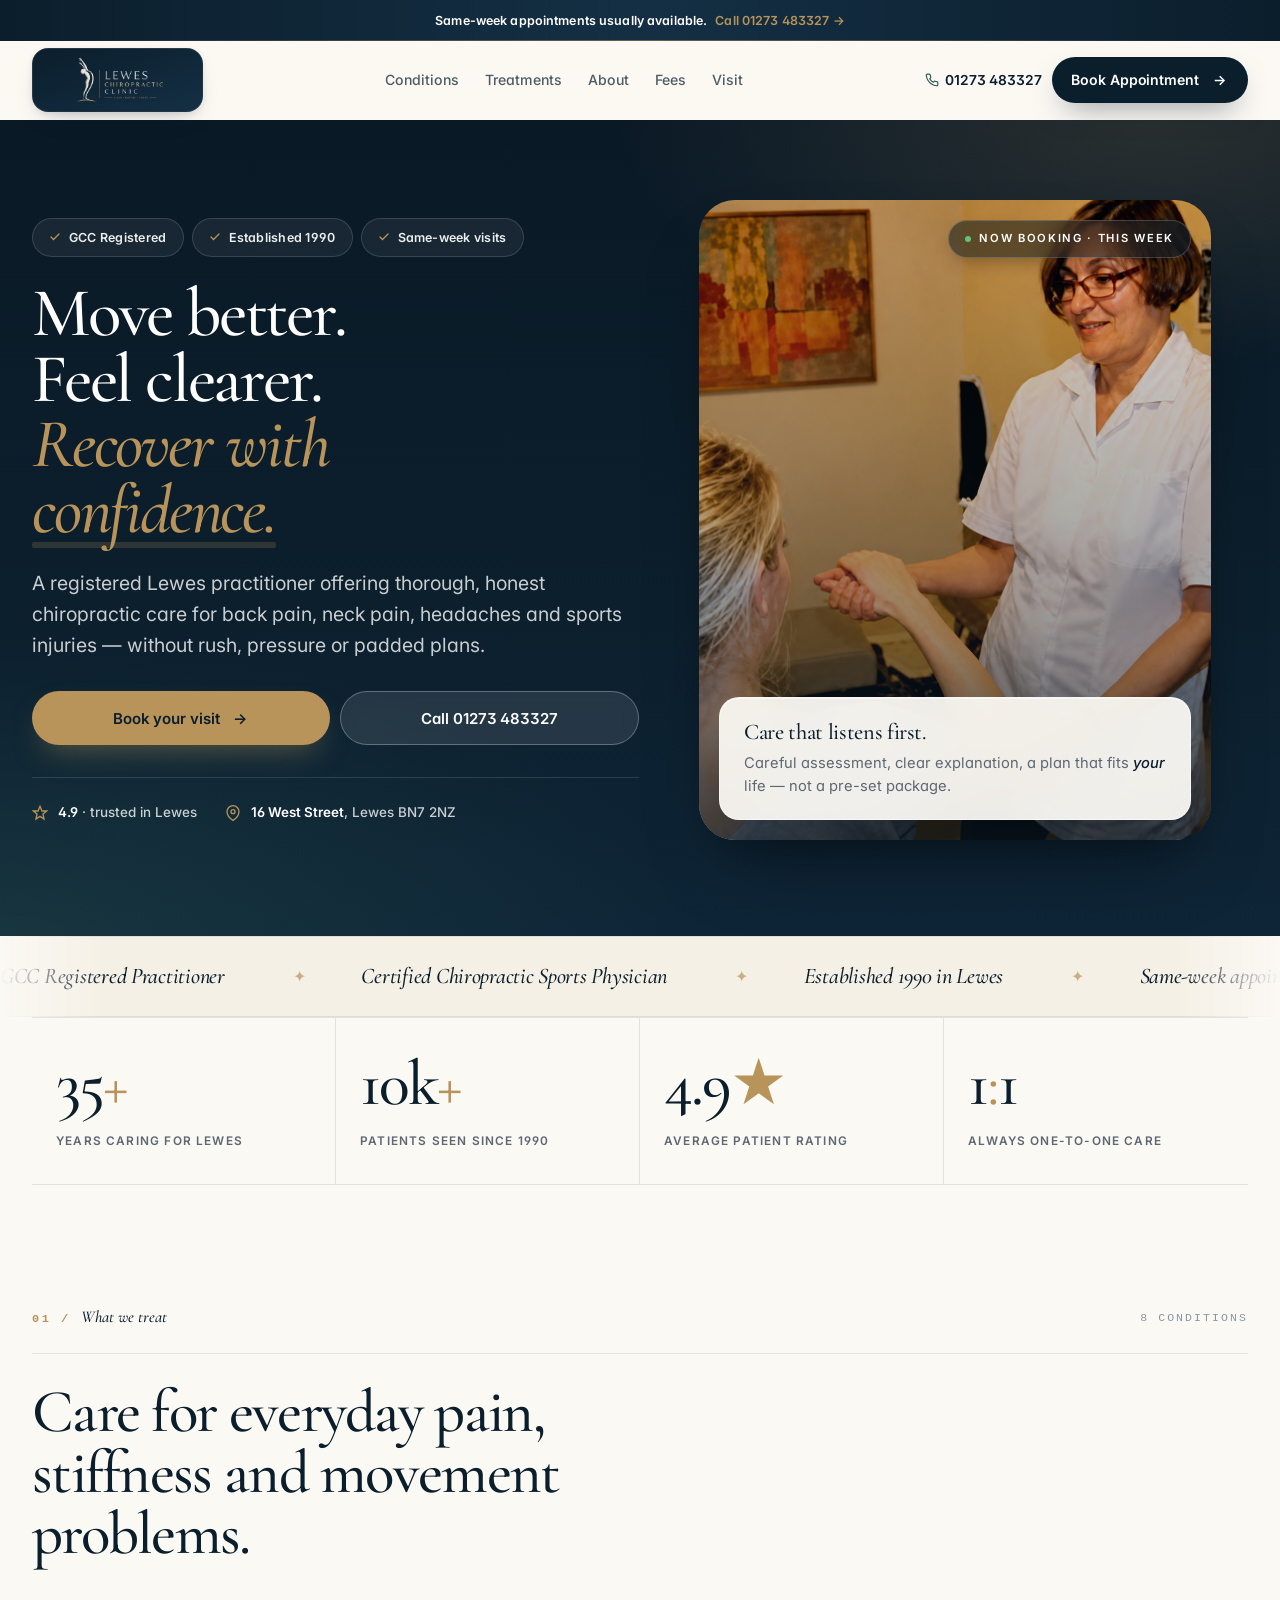
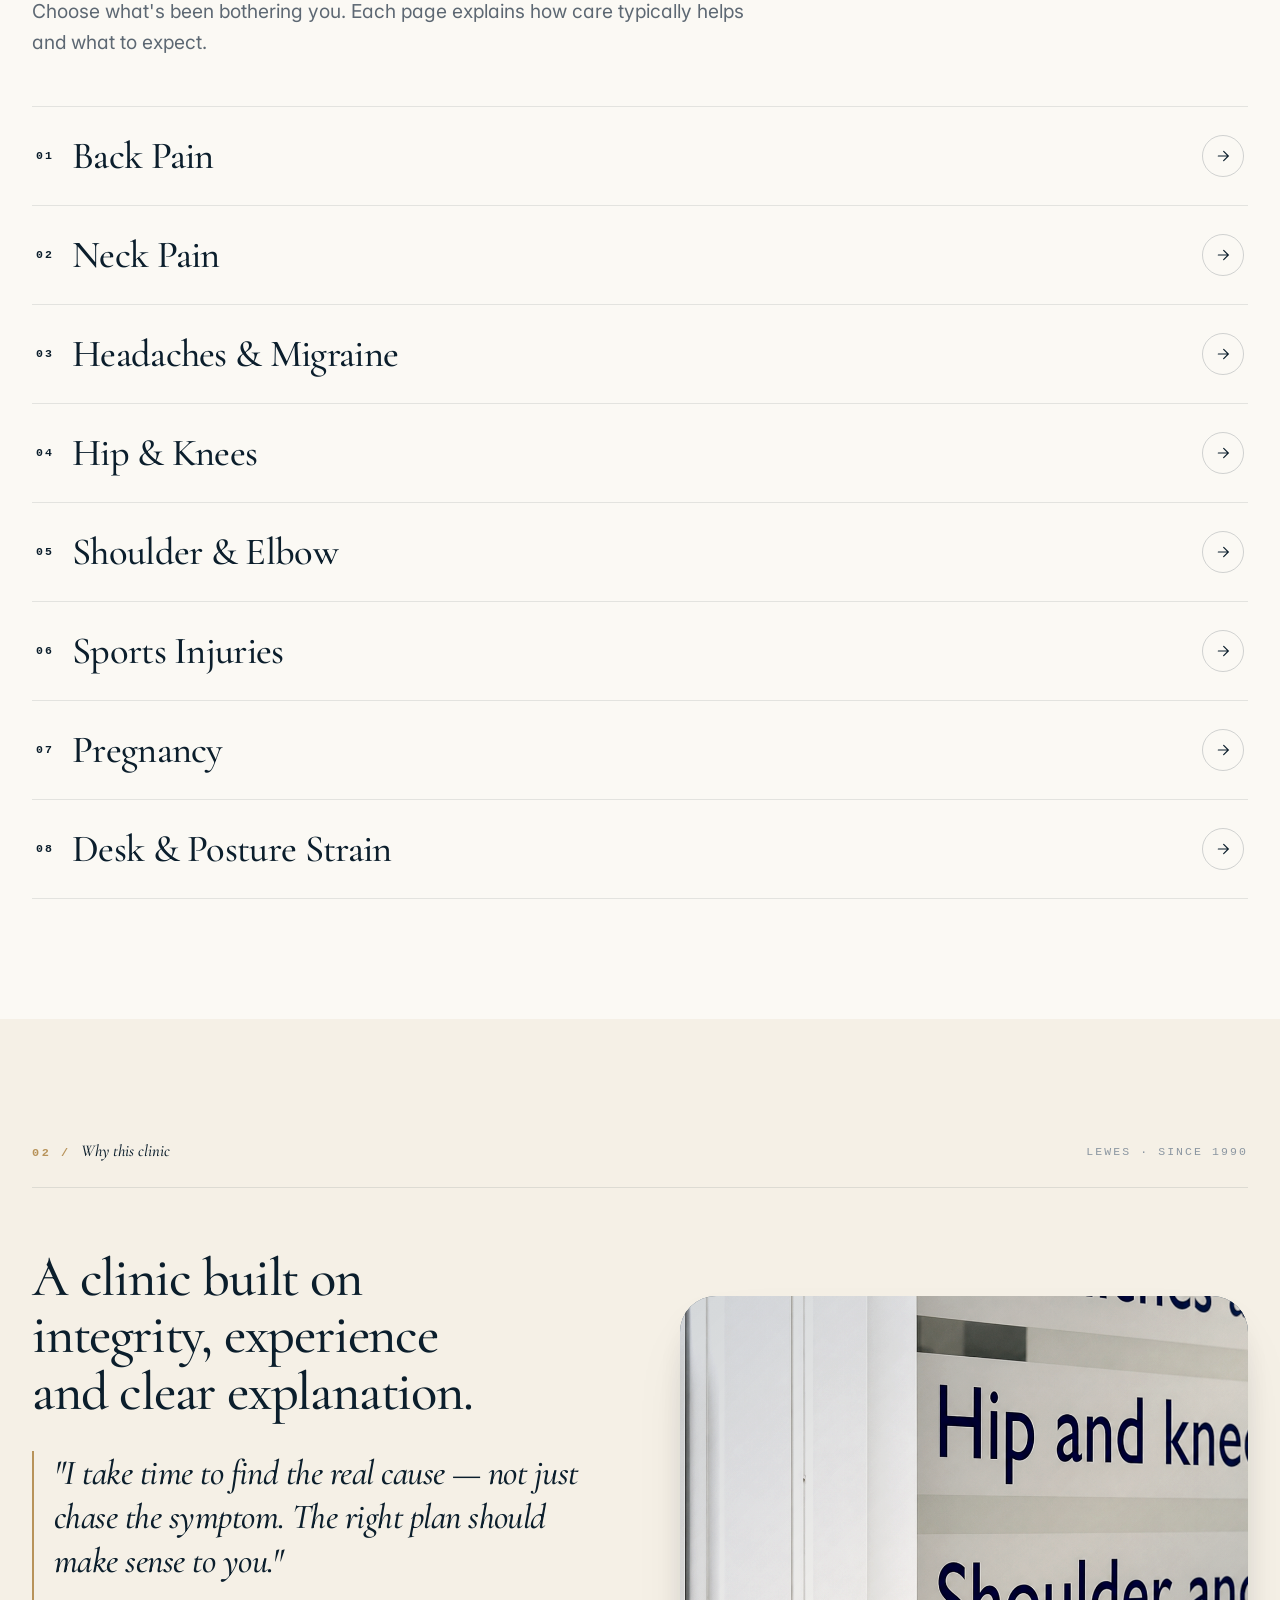
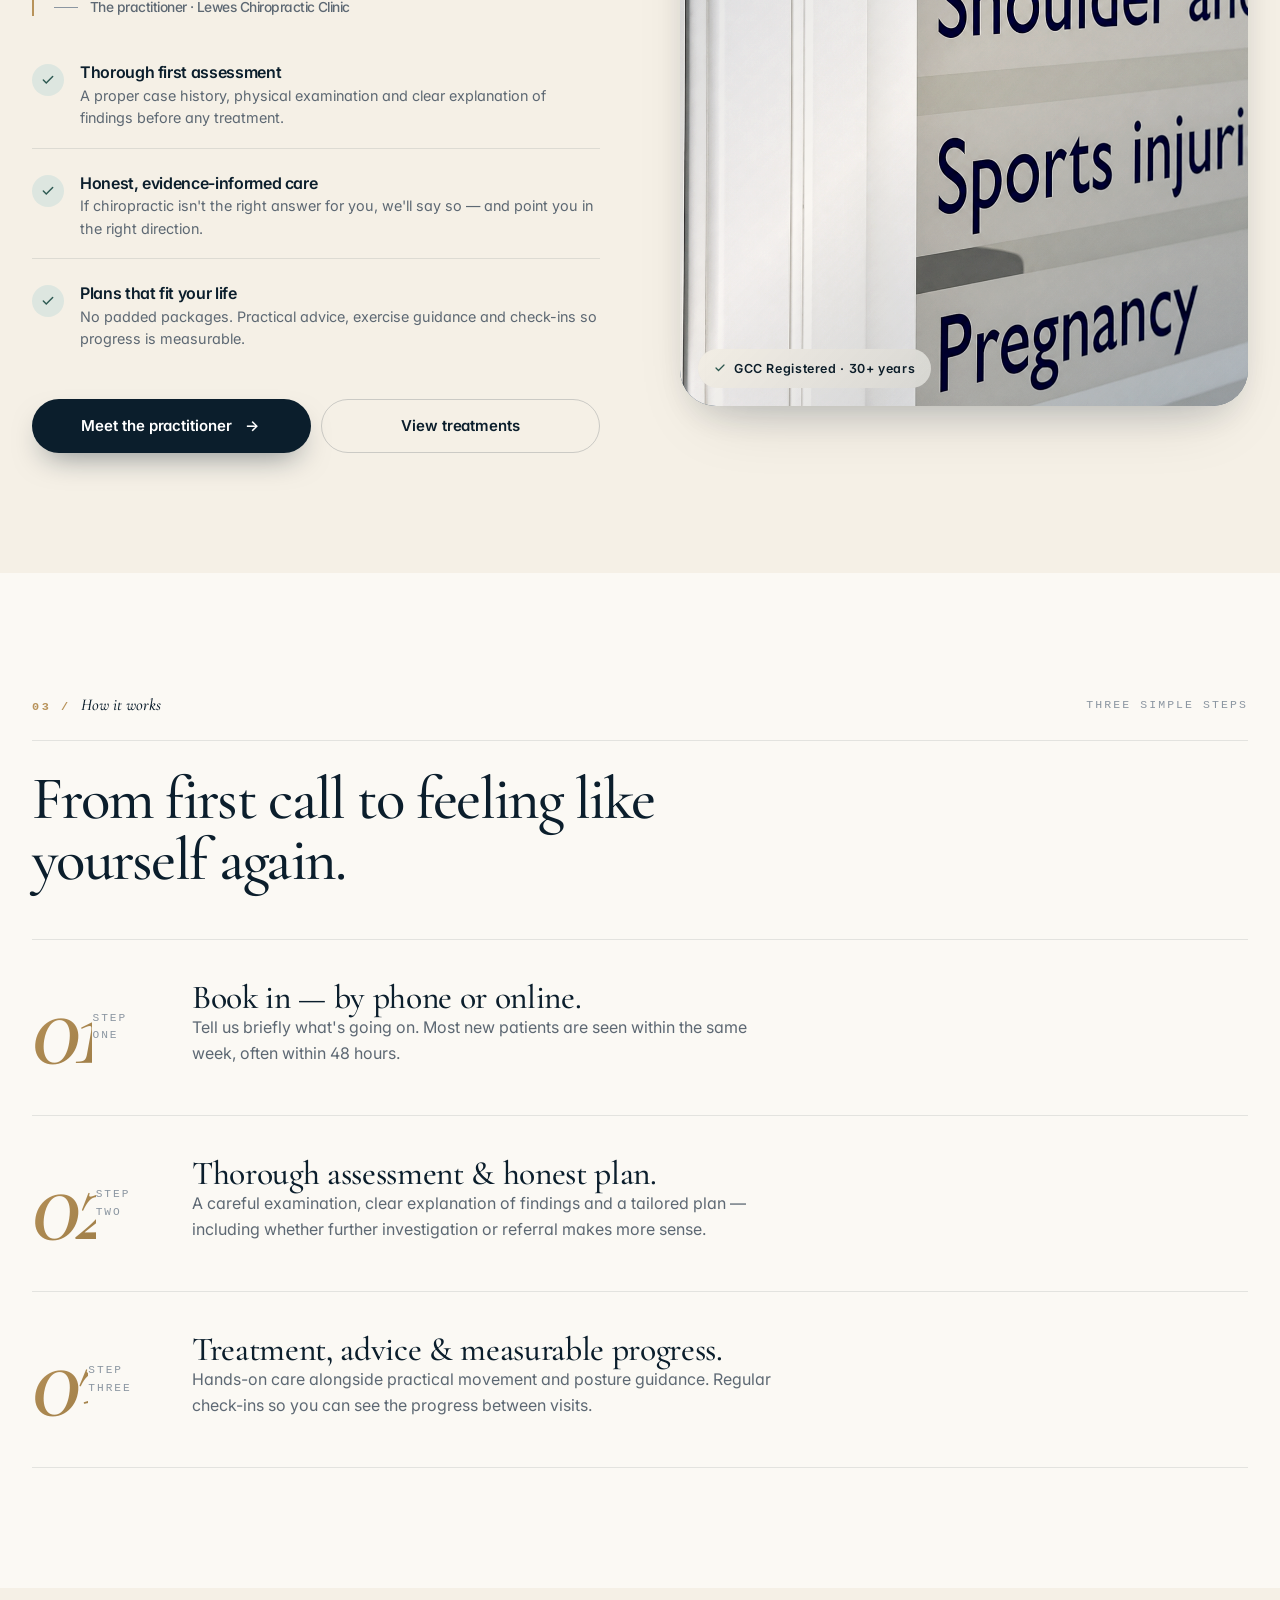
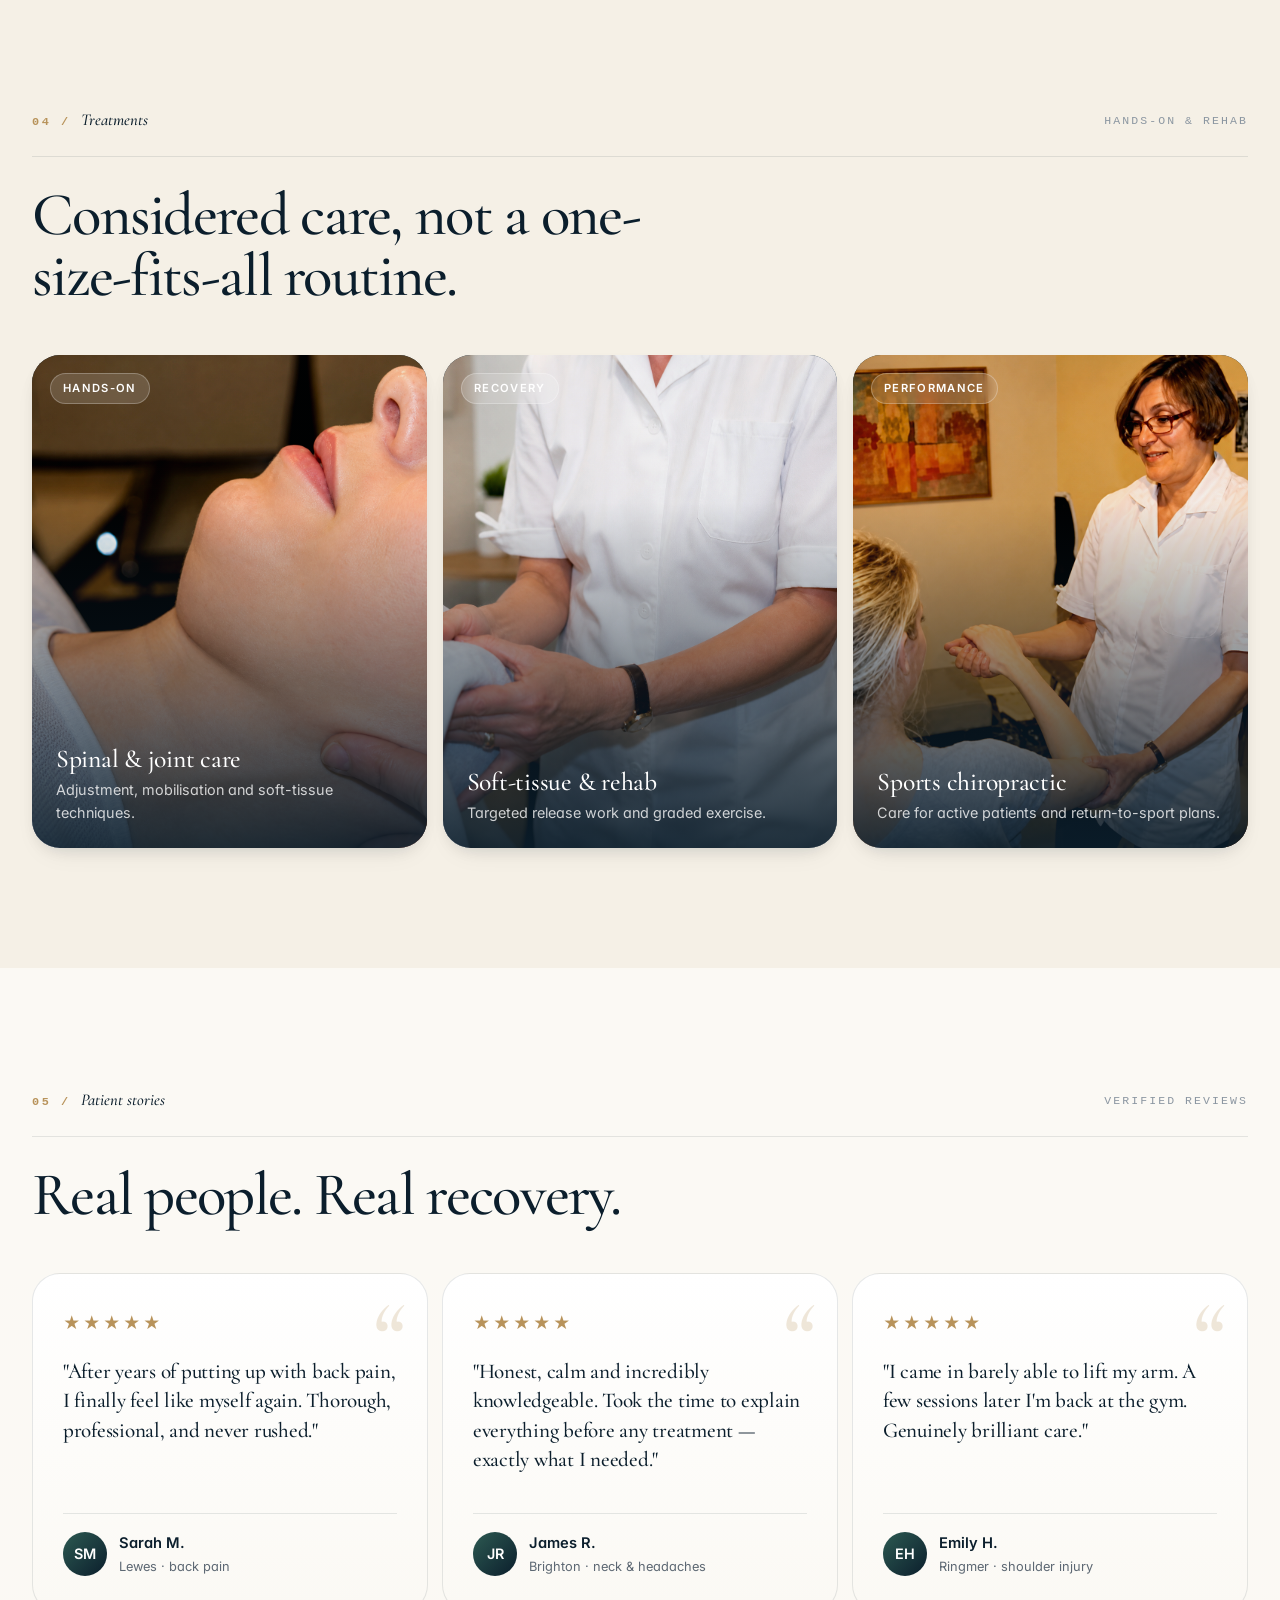
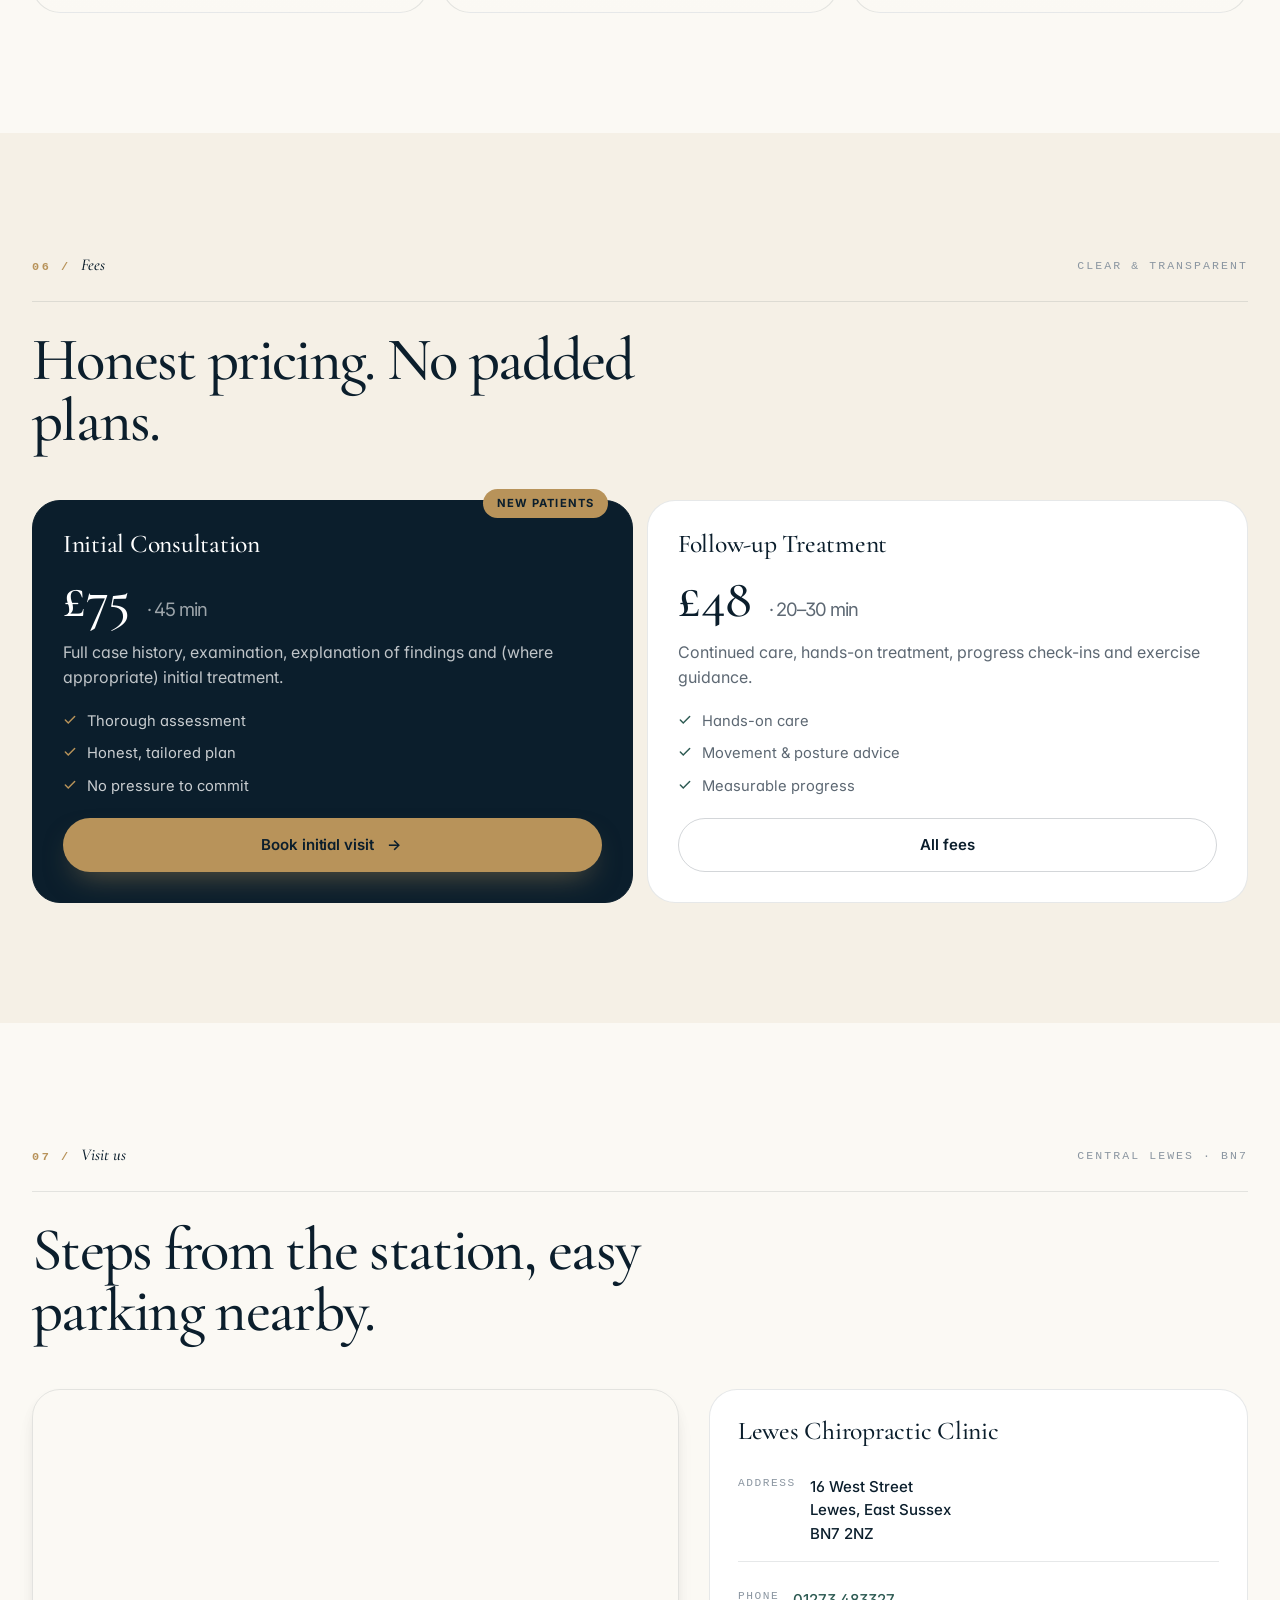
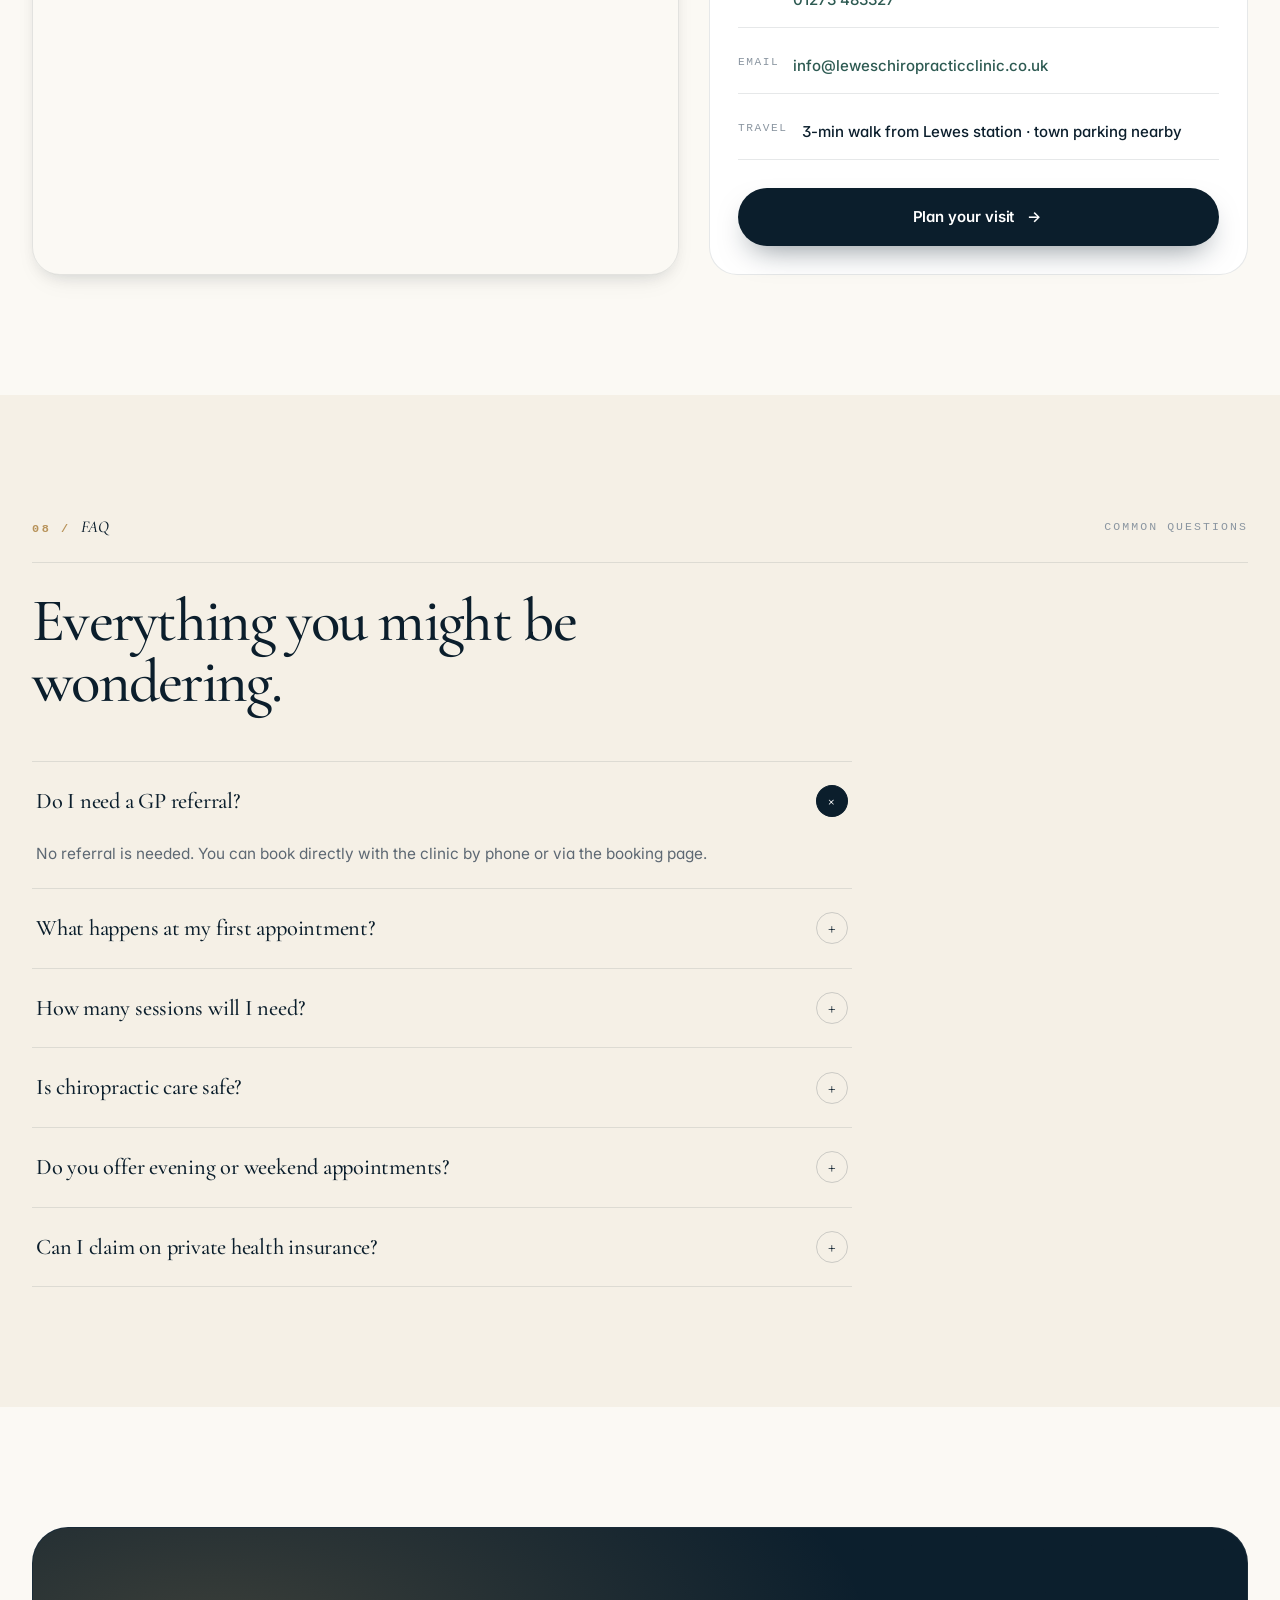
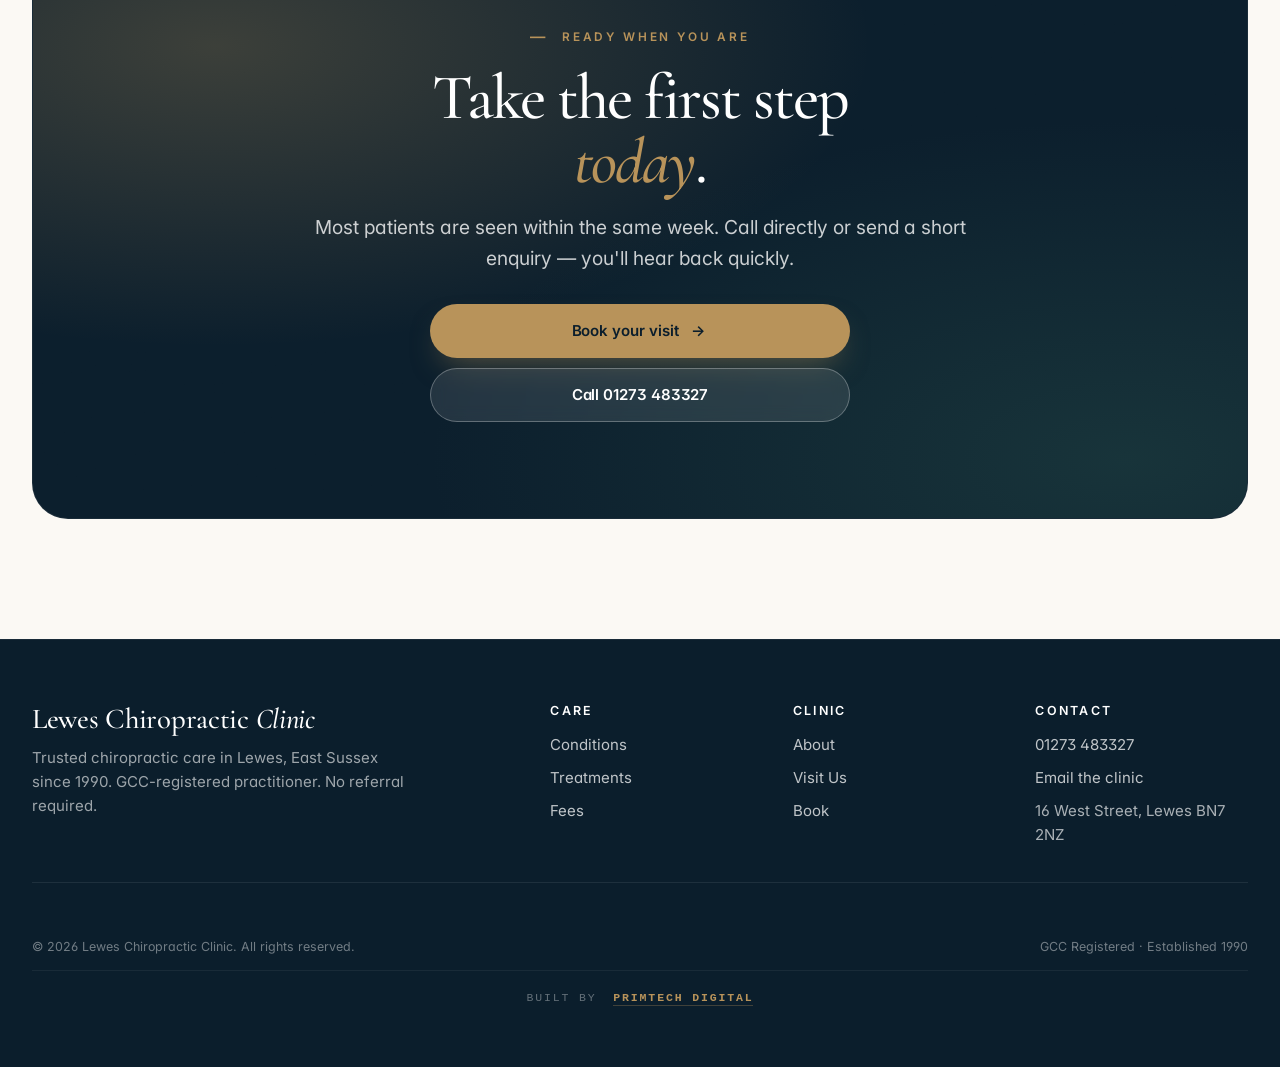
<file: index.html>
<!DOCTYPE html>
<html lang="en">
<head>
<meta charset="UTF-8">
<meta name="viewport" content="width=device-width, initial-scale=1.0, viewport-fit=cover">
<meta name="theme-color" content="#0b1e2c">
<link rel="icon" type="image/png" sizes="32x32" href="assets/favicon-32.png">
<link rel="icon" type="image/png" sizes="512x512" href="assets/favicon.png">
<link rel="apple-touch-icon" sizes="180x180" href="assets/favicon-180.png">
<title>Chiropractor in Lewes — Lewes Chiropractic Clinic </title>
<meta name="description" content=" Back, Neck & Sports Injury Care Since 1990">
<!-- SEO:START -->
<link rel="canonical" href="https://reachedbyte.github.io/lewes-chiropractic-clinic/">
<meta name="keywords" content="Trusted chiropractor in Lewes, East Sussex since 1990. Expert care for back pain, neck pain, headaches and sports injuries. GCC-registered. Same-week appointments at 16 West Street, Lewes BN7 2NZ. Call 01273 483327.|chiropractor lewes, chiropractic clinic lewes, back pain lewes, neck pain lewes, sports chiropractor lewes, chiropractor east sussex, helle henriksen chiropractor">
<meta name="author" content="Lewes Chiropractic Clinic">
<meta name="robots" content="index, follow, max-image-preview:large, max-snippet:-1">
<meta name="geo.region" content="GB-ESX">
<meta name="geo.placename" content="Lewes">
<meta name="geo.position" content="50.873;0.010">
<meta name="ICBM" content="50.873, 0.010">
<meta property="og:type" content="website">
<meta property="og:site_name" content="Lewes Chiropractic Clinic">
<meta property="og:locale" content="en_GB">
<meta property="og:url" content="https://reachedbyte.github.io/lewes-chiropractic-clinic/">
<meta property="og:title" content="Chiropractor in Lewes — Lewes Chiropractic Clinic ">
<meta property="og:description" content=" Back, Neck & Sports Injury Care Since 1990">
<meta property="og:image" content="https://reachedbyte.github.io/lewes-chiropractic-clinic/assets/og-image.jpg">
<meta property="og:image:width" content="1200">
<meta property="og:image:height" content="630">
<meta property="og:image:alt" content="Lewes Chiropractic Clinic — established 1990">
<meta name="twitter:card" content="summary_large_image">
<meta name="twitter:title" content="Chiropractor in Lewes — Lewes Chiropractic Clinic ">
<meta name="twitter:description" content=" Back, Neck & Sports Injury Care Since 1990">
<meta name="twitter:image" content="https://reachedbyte.github.io/lewes-chiropractic-clinic/assets/og-image.jpg">
<meta name="format-detection" content="telephone=yes">
<!-- SEO:END -->
<link rel="preconnect" href="https://fonts.googleapis.com">
<link rel="preconnect" href="https://fonts.gstatic.com" crossorigin>
<link href="https://fonts.googleapis.com/css2?family=Cormorant+Garamond:ital,wght@0,500;0,600;0,700;1,500;1,600&family=Inter:wght@400;500;600;700&display=swap" rel="stylesheet">
<link rel="stylesheet" href="assets/styles.css?v=7">
<!-- LD:START -->
<script type="application/ld+json">
{
  "@context":"https://schema.org",
  "@type":["LocalBusiness","MedicalBusiness"],
  "@id":"https://reachedbyte.github.io/lewes-chiropractic-clinic/#clinic",
  "name":"Lewes Chiropractic Clinic",
  "alternateName":"Lewes Chiropractic",
  "url":"https://reachedbyte.github.io/lewes-chiropractic-clinic/",
  "logo":"https://reachedbyte.github.io/lewes-chiropractic-clinic/assets/favicon.png",
  "image":"https://reachedbyte.github.io/lewes-chiropractic-clinic/assets/og-image.jpg",
  "telephone":"+44-1273-483327",
  "email":"info@leweschiropracticclinic.co.uk",
  "priceRange":"££",
  "foundingDate":"1990",
  "address":{"@type":"PostalAddress","streetAddress":"16 West Street","addressLocality":"Lewes","addressRegion":"East Sussex","postalCode":"BN7 2NZ","addressCountry":"GB"},
  "geo":{"@type":"GeoCoordinates","latitude":50.873,"longitude":0.010},
  "openingHoursSpecification":[{"@type":"OpeningHoursSpecification","dayOfWeek":["Monday","Tuesday","Wednesday","Thursday","Friday"],"opens":"08:00","closes":"18:00"},{"@type":"OpeningHoursSpecification","dayOfWeek":"Saturday","opens":"09:00","closes":"13:00"}],
  "areaServed":[{"@type":"City","name":"Lewes"},{"@type":"City","name":"Brighton"},{"@type":"City","name":"Eastbourne"},{"@type":"City","name":"Hastings"},{"@type":"City","name":"Ringmer"},{"@type":"AdministrativeArea","name":"East Sussex"},{"@type":"Country","name":"United Kingdom"}],
  "medicalSpecialty":"Chiropractic",
  "availableService":[
    {"@type":"MedicalProcedure","name":"Back Pain Treatment","url":"https://reachedbyte.github.io/lewes-chiropractic-clinic/back-pain.html"},
    {"@type":"MedicalProcedure","name":"Neck Pain Treatment","url":"https://reachedbyte.github.io/lewes-chiropractic-clinic/neck-pain.html"},
    {"@type":"MedicalProcedure","name":"Headache & Migraine Care","url":"https://reachedbyte.github.io/lewes-chiropractic-clinic/headaches-migraine.html"},
    {"@type":"MedicalProcedure","name":"Hip & Knee Care","url":"https://reachedbyte.github.io/lewes-chiropractic-clinic/hip-knees.html"},
    {"@type":"MedicalProcedure","name":"Shoulder & Elbow Care","url":"https://reachedbyte.github.io/lewes-chiropractic-clinic/shoulder-elbow.html"},
    {"@type":"MedicalProcedure","name":"Sports Injury Chiropractic","url":"https://reachedbyte.github.io/lewes-chiropractic-clinic/sports-injuries.html"},
    {"@type":"MedicalProcedure","name":"Pregnancy Chiropractic","url":"https://reachedbyte.github.io/lewes-chiropractic-clinic/pregnancy.html"},
    {"@type":"MedicalProcedure","name":"Posture & Desk Strain Care","url":"https://reachedbyte.github.io/lewes-chiropractic-clinic/posture-desk-strain.html"}
  ],
  "founder":{"@type":"Person","name":"Helle Henriksen","jobTitle":"Doctor of Chiropractic, Certified Chiropractic Sports Physician","alumniOf":"Anglo-European College of Chiropractic"},
  "aggregateRating":{"@type":"AggregateRating","ratingValue":"4.9","reviewCount":"42","bestRating":"5","worstRating":"1"},
  "sameAs":["https://reachedbyte.github.io/lewes-chiropractic-clinic/"]
}
</script>
<script type="application/ld+json">
{
  "@context":"https://schema.org",
  "@type":"WebSite",
  "@id":"https://reachedbyte.github.io/lewes-chiropractic-clinic/#website",
  "url":"https://reachedbyte.github.io/lewes-chiropractic-clinic/",
  "name":"Lewes Chiropractic Clinic",
  "publisher":{"@id":"https://reachedbyte.github.io/lewes-chiropractic-clinic/#clinic"},
  "potentialAction":{"@type":"SearchAction","target":"https://reachedbyte.github.io/lewes-chiropractic-clinic/?s={search_term_string}","query-input":"required name=search_term_string"}
}
</script>
<!-- LD:END -->

</head>
<body>

<div class="topbar">
  <div class="container">
    <strong>Same-week appointments usually available.</strong>
    <a href="tel:+441273483327">Call 01273&nbsp;483327&nbsp;→</a>
  </div>
</div>

<header class="nav" id="nav">
  <div class="container nav-inner">
    <a href="index.html" class="brand">
      <img class="logo-img" src="assets/logo.png" alt="Lewes Chiropractic Clinic — Align · Restore · Thrive">
      <span>
        <span class="brand-title">Lewes Chiropractic</span>
        <span class="brand-sub">Est. 1990 · BN7</span>
      </span>
    </a>
    <nav class="nav-links">
      <a href="conditions.html">Conditions</a>
      <a href="treatments.html">Treatments</a>
      <a href="about.html">About</a>
      <a href="fees.html">Fees</a>
      <a href="visit.html">Visit</a>
    </nav>
    <div class="nav-actions">
      <a class="nav-phone" href="tel:+441273483327">
        <svg width="14" height="14" viewBox="0 0 24 24" fill="none" stroke="currentColor" stroke-width="2" stroke-linecap="round"><path d="M22 16.92v3a2 2 0 01-2.18 2 19.79 19.79 0 01-8.63-3.07 19.5 19.5 0 01-6-6 19.79 19.79 0 01-3.07-8.67A2 2 0 014.11 2h3a2 2 0 012 1.72 12.84 12.84 0 00.7 2.81 2 2 0 01-.45 2.11L8.09 9.91a16 16 0 006 6l1.27-1.27a2 2 0 012.11-.45 12.84 12.84 0 002.81.7A2 2 0 0122 16.92z"/></svg>
        01273 483327
      </a>
      <a class="btn btn-primary" href="book.html">Book Appointment <span class="arrow">→</span></a>
    </div>
    <button class="menu-btn" aria-label="Open menu" aria-expanded="false"><span></span></button>
  </div>
  <div class="mobile-menu" id="mobileMenu">
    <div class="container">
      <a href="conditions.html">Conditions <span>01</span></a>
      <a href="treatments.html">Treatments <span>02</span></a>
      <a href="about.html">About <span>03</span></a>
      <a href="fees.html">Fees <span>04</span></a>
      <a href="visit.html">Visit Us <span>05</span></a>
      <div class="mm-actions">
        <a class="btn btn-primary" href="book.html">Book Appointment <span class="arrow">→</span></a>
        <a class="btn btn-outline" href="tel:+441273483327">Call 01273 483327</a>
      </div>
      <div class="mm-meta">
        <strong>Lewes Chiropractic Clinic</strong>
        16 West Street, Lewes BN7 2NZ
      </div>
    </div>
  </div>
</header>

<main>

<!-- ===== HERO ===== -->
<section class="hero">
  <div class="container hero-wrap">
    <div>
      <div class="hero-pills">
        <span class="pill"><svg width="12" height="12" viewBox="0 0 24 24" fill="none" stroke="currentColor" stroke-width="2.5" stroke-linecap="round"><path d="M20 6L9 17l-5-5"/></svg> GCC Registered</span>
        <span class="pill"><svg width="12" height="12" viewBox="0 0 24 24" fill="none" stroke="currentColor" stroke-width="2.5" stroke-linecap="round"><path d="M20 6L9 17l-5-5"/></svg> Established 1990</span>
        <span class="pill"><svg width="12" height="12" viewBox="0 0 24 24" fill="none" stroke="currentColor" stroke-width="2.5" stroke-linecap="round"><path d="M20 6L9 17l-5-5"/></svg> Same-week visits</span>
      </div>
      <h1>Move better.<br>Feel clearer.<br><em>Recover with confidence.</em></h1>
      <p class="lead">A registered Lewes practitioner offering thorough, honest chiropractic care for back pain, neck pain, headaches and sports injuries — without rush, pressure or padded plans.</p>
      <div class="hero-actions">
        <a href="book.html" class="btn btn-gold">Book your visit <span class="arrow">→</span></a>
        <a href="tel:+441273483327" class="btn btn-light">Call 01273 483327</a>
      </div>
      <div class="hero-meta">
        <div class="hero-meta-item">
          <svg width="16" height="16" viewBox="0 0 24 24" fill="none" stroke="currentColor" stroke-width="2"><path d="M12 2l3 7h7l-5.5 4.5L18 21l-6-4-6 4 1.5-7.5L2 9h7z"/></svg>
          <span><strong>4.9</strong> · trusted in Lewes</span>
        </div>
        <div class="hero-meta-item">
          <svg width="16" height="16" viewBox="0 0 24 24" fill="none" stroke="currentColor" stroke-width="2"><path d="M21 10c0 7-9 13-9 13S3 17 3 10a9 9 0 1118 0z"/><circle cx="12" cy="10" r="3"/></svg>
          <span><strong>16 West Street</strong>, Lewes BN7 2NZ</span>
        </div>
      </div>
    </div>
    <div class="hero-visual">
      <span class="hero-badge">Now booking · This week</span>
      <img src="assets/clinic-treatment.jpg" alt="Chiropractor at Lewes clinic during a treatment session">
      <div class="hero-card">
        <h3>Care that listens first.</h3>
        <p>Careful assessment, clear explanation, a plan that fits <em>your</em> life — not a pre-set package.</p>
      </div>
    </div>
  </div>
</section>

<!-- ===== Marquee credentials ===== -->
<div class="marquee" aria-hidden="true">
  <div class="marquee-track">
    <span class="marquee-item">GCC Registered Practitioner</span>
    <span class="marquee-item">Certified Chiropractic Sports Physician</span>
    <span class="marquee-item">Established 1990 in Lewes</span>
    <span class="marquee-item">Same-week appointments</span>
    <span class="marquee-item">Honest, evidence-informed care</span>
    <span class="marquee-item">GCC Registered Practitioner</span>
    <span class="marquee-item">Certified Chiropractic Sports Physician</span>
    <span class="marquee-item">Established 1990 in Lewes</span>
    <span class="marquee-item">Same-week appointments</span>
    <span class="marquee-item">Honest, evidence-informed care</span>
  </div>
</div>

<!-- ===== Stats ===== -->
<div class="container">
  <div class="stats reveal">
    <div class="stat">
      <div class="stat-num">35<em>+</em></div>
      <div class="stat-label">Years caring for Lewes</div>
    </div>
    <div class="stat">
      <div class="stat-num">10k<em>+</em></div>
      <div class="stat-label">Patients seen since 1990</div>
    </div>
    <div class="stat">
      <div class="stat-num">4.9<em>★</em></div>
      <div class="stat-label">Average patient rating</div>
    </div>
    <div class="stat">
      <div class="stat-num">1<em>:</em>1</div>
      <div class="stat-label">Always one-to-one care</div>
    </div>
  </div>
</div>

<!-- ===== Conditions (editorial list) ===== -->
<section class="section">
  <div class="container">
    <div class="s-head reveal">
      <div class="meta-row">
        <div class="num">01 / <span>What we treat</span></div>
        <div class="meta-side">8 conditions</div>
      </div>
      <h2>Care for everyday pain, stiffness and movement problems.</h2>
      <p class="lead">Choose what's been bothering you. Each page explains how care typically helps and what to expect.</p>
    </div>
    <div class="conditions">
      <a href="back-pain.html" class="condition-item reveal">
        <div class="num"><span>01</span></div>
        <div><h3>Back Pain</h3><p class="desc">Lower back, postural strain, restriction.</p></div>
        <div class="arrow">
          <svg width="16" height="16" viewBox="0 0 24 24" fill="none" stroke="currentColor" stroke-width="1.8" stroke-linecap="round"><path d="M5 12h14M13 5l7 7-7 7"/></svg>
        </div>
      </a>
      <a href="neck-pain.html" class="condition-item reveal">
        <div class="num"><span>02</span></div>
        <div><h3>Neck Pain</h3></div>
        <div class="arrow">
          <svg width="16" height="16" viewBox="0 0 24 24" fill="none" stroke="currentColor" stroke-width="1.8" stroke-linecap="round"><path d="M5 12h14M13 5l7 7-7 7"/></svg>
        </div>
      </a>
      <a href="headaches-migraine.html" class="condition-item reveal">
        <div class="num"><span>03</span></div>
        <div><h3>Headaches &amp; Migraine</h3></div>
        <div class="arrow">
          <svg width="16" height="16" viewBox="0 0 24 24" fill="none" stroke="currentColor" stroke-width="1.8" stroke-linecap="round"><path d="M5 12h14M13 5l7 7-7 7"/></svg>
        </div>
      </a>
      <a href="hip-knees.html" class="condition-item reveal">
        <div class="num"><span>04</span></div>
        <div><h3>Hip &amp; Knees</h3></div>
        <div class="arrow">
          <svg width="16" height="16" viewBox="0 0 24 24" fill="none" stroke="currentColor" stroke-width="1.8" stroke-linecap="round"><path d="M5 12h14M13 5l7 7-7 7"/></svg>
        </div>
      </a>
      <a href="shoulder-elbow.html" class="condition-item reveal">
        <div class="num"><span>05</span></div>
        <div><h3>Shoulder &amp; Elbow</h3></div>
        <div class="arrow">
          <svg width="16" height="16" viewBox="0 0 24 24" fill="none" stroke="currentColor" stroke-width="1.8" stroke-linecap="round"><path d="M5 12h14M13 5l7 7-7 7"/></svg>
        </div>
      </a>
      <a href="sports-injuries.html" class="condition-item reveal">
        <div class="num"><span>06</span></div>
        <div><h3>Sports Injuries</h3></div>
        <div class="arrow">
          <svg width="16" height="16" viewBox="0 0 24 24" fill="none" stroke="currentColor" stroke-width="1.8" stroke-linecap="round"><path d="M5 12h14M13 5l7 7-7 7"/></svg>
        </div>
      </a>
      <a href="pregnancy.html" class="condition-item reveal">
        <div class="num"><span>07</span></div>
        <div><h3>Pregnancy</h3></div>
        <div class="arrow">
          <svg width="16" height="16" viewBox="0 0 24 24" fill="none" stroke="currentColor" stroke-width="1.8" stroke-linecap="round"><path d="M5 12h14M13 5l7 7-7 7"/></svg>
        </div>
      </a>
      <a href="posture-desk-strain.html" class="condition-item reveal">
        <div class="num"><span>08</span></div>
        <div><h3>Desk &amp; Posture Strain</h3></div>
        <div class="arrow">
          <svg width="16" height="16" viewBox="0 0 24 24" fill="none" stroke="currentColor" stroke-width="1.8" stroke-linecap="round"><path d="M5 12h14M13 5l7 7-7 7"/></svg>
        </div>
      </a>
    </div>
  </div>
</section>

<!-- ===== Practitioner / Why us ===== -->
<section class="section bg-bone">
  <div class="container">
    <div class="s-head reveal">
      <div class="meta-row">
        <div class="num">02 / <span>Why this clinic</span></div>
        <div class="meta-side">Lewes · since 1990</div>
      </div>
    </div>
    <div class="feature-row">
      <div class="reveal">
        <h2>A clinic built on integrity, experience and clear explanation.</h2>
        <div class="pull-quote">
          "I take time to find the real cause — not just chase the symptom. The right plan should make sense to you."
          <div class="pull-quote-by">The practitioner · Lewes Chiropractic Clinic</div>
        </div>
        <div class="feature-list">
          <div class="feature-row-item">
            <div class="check-mark">
              <svg width="14" height="14" viewBox="0 0 24 24" fill="none" stroke="currentColor" stroke-width="2.5" stroke-linecap="round"><path d="M20 6L9 17l-5-5"/></svg>
            </div>
            <div>
              <h4>Thorough first assessment</h4>
              <p>A proper case history, physical examination and clear explanation of findings before any treatment.</p>
            </div>
          </div>
          <div class="feature-row-item">
            <div class="check-mark">
              <svg width="14" height="14" viewBox="0 0 24 24" fill="none" stroke="currentColor" stroke-width="2.5" stroke-linecap="round"><path d="M20 6L9 17l-5-5"/></svg>
            </div>
            <div>
              <h4>Honest, evidence-informed care</h4>
              <p>If chiropractic isn't the right answer for you, we'll say so — and point you in the right direction.</p>
            </div>
          </div>
          <div class="feature-row-item">
            <div class="check-mark">
              <svg width="14" height="14" viewBox="0 0 24 24" fill="none" stroke="currentColor" stroke-width="2.5" stroke-linecap="round"><path d="M20 6L9 17l-5-5"/></svg>
            </div>
            <div>
              <h4>Plans that fit your life</h4>
              <p>No padded packages. Practical advice, exercise guidance and check-ins so progress is measurable.</p>
            </div>
          </div>
        </div>
        <div class="hero-actions">
          <a href="about.html" class="btn btn-primary">Meet the practitioner <span class="arrow">→</span></a>
          <a href="treatments.html" class="btn btn-outline">View treatments</a>
        </div>
      </div>
      <div class="feature-img reveal">
        <img src="assets/clinic-entrance.png" alt="Lewes Chiropractic Clinic — entrance on West Street">
        <span class="feature-img-tag">
          <svg width="12" height="12" viewBox="0 0 24 24" fill="none" stroke="currentColor" stroke-width="2.5" stroke-linecap="round"><path d="M20 6L9 17l-5-5"/></svg>
          GCC Registered · 30+ years
        </span>
      </div>
    </div>
  </div>
</section>

<!-- ===== Process ===== -->
<section class="section">
  <div class="container">
    <div class="s-head reveal">
      <div class="meta-row">
        <div class="num">03 / <span>How it works</span></div>
        <div class="meta-side">Three simple steps</div>
      </div>
      <h2>From first call to feeling like yourself again.</h2>
    </div>
    <div class="process">
      <div class="process-step reveal">
        <div>
          <div class="step-meta"><div class="step-num">01</div><div class="step-tag">Step one</div></div>
        </div>
        <div>
          <h3>Book in — by phone or online.</h3>
          <p>Tell us briefly what's going on. Most new patients are seen within the same week, often within 48 hours.</p>
        </div>
      </div>
      <div class="process-step reveal">
        <div>
          <div class="step-meta"><div class="step-num">02</div><div class="step-tag">Step two</div></div>
        </div>
        <div>
          <h3>Thorough assessment &amp; honest plan.</h3>
          <p>A careful examination, clear explanation of findings and a tailored plan — including whether further investigation or referral makes more sense.</p>
        </div>
      </div>
      <div class="process-step reveal">
        <div>
          <div class="step-meta"><div class="step-num">03</div><div class="step-tag">Step three</div></div>
        </div>
        <div>
          <h3>Treatment, advice &amp; measurable progress.</h3>
          <p>Hands-on care alongside practical movement and posture guidance. Regular check-ins so you can see the progress between visits.</p>
        </div>
      </div>
    </div>
  </div>
</section>

<!-- ===== Treatment tiles ===== -->
<section class="section bg-bone">
  <div class="container">
    <div class="s-head reveal">
      <div class="meta-row">
        <div class="num">04 / <span>Treatments</span></div>
        <div class="meta-side">Hands-on &amp; rehab</div>
      </div>
      <h2>Considered care, not a one-size-fits-all routine.</h2>
    </div>
    <div class="tiles">
      <a class="tile reveal" href="treatments.html">
        <span class="tile-tag">Hands-on</span>
        <img src="assets/neck-treatment.png" alt="Neck and spine treatment">
        <div class="tile-content">
          <h3>Spinal &amp; joint care</h3>
          <p>Adjustment, mobilisation and soft-tissue techniques.</p>
        </div>
      </a>
      <a class="tile reveal" href="treatments.html">
        <span class="tile-tag">Recovery</span>
        <img src="assets/shoulder-treatment.png" alt="Soft tissue treatment for shoulder">
        <div class="tile-content">
          <h3>Soft-tissue &amp; rehab</h3>
          <p>Targeted release work and graded exercise.</p>
        </div>
      </a>
      <a class="tile reveal" href="treatments.html">
        <span class="tile-tag">Performance</span>
        <img src="assets/clinic-treatment.jpg" alt="Sports chiropractic">
        <div class="tile-content">
          <h3>Sports chiropractic</h3>
          <p>Care for active patients and return-to-sport plans.</p>
        </div>
      </a>
    </div>
  </div>
</section>

<!-- ===== Testimonials ===== -->
<section class="section">
  <div class="container">
    <div class="s-head reveal">
      <div class="meta-row">
        <div class="num">05 / <span>Patient stories</span></div>
        <div class="meta-side">Verified reviews</div>
      </div>
      <h2>Real people. Real recovery.</h2>
    </div>
  </div>
  <div class="container">
    <div class="testimonials-track">
      <article class="testimonial reveal">
        <div class="t-stars">★★★★★</div>
        <p class="t-quote">"After years of putting up with back pain, I finally feel like myself again. Thorough, professional, and never rushed."</p>
        <div class="t-author">
          <div class="t-avatar">SM</div>
          <div><div class="t-name">Sarah M.</div><div class="t-meta">Lewes · back pain</div></div>
        </div>
      </article>
      <article class="testimonial reveal">
        <div class="t-stars">★★★★★</div>
        <p class="t-quote">"Honest, calm and incredibly knowledgeable. Took the time to explain everything before any treatment — exactly what I needed."</p>
        <div class="t-author">
          <div class="t-avatar">JR</div>
          <div><div class="t-name">James R.</div><div class="t-meta">Brighton · neck &amp; headaches</div></div>
        </div>
      </article>
      <article class="testimonial reveal">
        <div class="t-stars">★★★★★</div>
        <p class="t-quote">"I came in barely able to lift my arm. A few sessions later I'm back at the gym. Genuinely brilliant care."</p>
        <div class="t-author">
          <div class="t-avatar">EH</div>
          <div><div class="t-name">Emily H.</div><div class="t-meta">Ringmer · shoulder injury</div></div>
        </div>
      </article>
    </div>
  </div>
</section>

<!-- ===== Pricing snippet ===== -->
<section class="section bg-bone">
  <div class="container">
    <div class="s-head reveal">
      <div class="meta-row">
        <div class="num">06 / <span>Fees</span></div>
        <div class="meta-side">Clear &amp; transparent</div>
      </div>
      <h2>Honest pricing. No padded plans.</h2>
    </div>
    <div class="two-grid">
      <div class="fee-card featured reveal">
        <span class="feat-tag">New Patients</span>
        <h3 style="font-family:var(--serif);font-size:1.6rem;font-weight:500">Initial Consultation</h3>
        <div class="fee-price">£75 <small>· 45 min</small></div>
        <p>Full case history, examination, explanation of findings and (where appropriate) initial treatment.</p>
        <ul class="fee-list">
          <li><svg width="14" height="14" viewBox="0 0 24 24" fill="none" stroke="currentColor" stroke-width="2.5" stroke-linecap="round"><path d="M20 6L9 17l-5-5"/></svg> Thorough assessment</li>
          <li><svg width="14" height="14" viewBox="0 0 24 24" fill="none" stroke="currentColor" stroke-width="2.5" stroke-linecap="round"><path d="M20 6L9 17l-5-5"/></svg> Honest, tailored plan</li>
          <li><svg width="14" height="14" viewBox="0 0 24 24" fill="none" stroke="currentColor" stroke-width="2.5" stroke-linecap="round"><path d="M20 6L9 17l-5-5"/></svg> No pressure to commit</li>
        </ul>
        <a href="book.html" class="btn btn-gold" style="width:100%">Book initial visit <span class="arrow">→</span></a>
      </div>
      <div class="fee-card reveal">
        <h3 style="font-family:var(--serif);font-size:1.6rem;font-weight:500">Follow-up Treatment</h3>
        <div class="fee-price">£48 <small>· 20–30 min</small></div>
        <p>Continued care, hands-on treatment, progress check-ins and exercise guidance.</p>
        <ul class="fee-list">
          <li><svg width="14" height="14" viewBox="0 0 24 24" fill="none" stroke="currentColor" stroke-width="2.5" stroke-linecap="round"><path d="M20 6L9 17l-5-5"/></svg> Hands-on care</li>
          <li><svg width="14" height="14" viewBox="0 0 24 24" fill="none" stroke="currentColor" stroke-width="2.5" stroke-linecap="round"><path d="M20 6L9 17l-5-5"/></svg> Movement &amp; posture advice</li>
          <li><svg width="14" height="14" viewBox="0 0 24 24" fill="none" stroke="currentColor" stroke-width="2.5" stroke-linecap="round"><path d="M20 6L9 17l-5-5"/></svg> Measurable progress</li>
        </ul>
        <a href="fees.html" class="btn btn-outline" style="width:100%">All fees</a>
      </div>
    </div>
  </div>
</section>

<!-- ===== Location ===== -->
<section class="section">
  <div class="container">
    <div class="s-head reveal">
      <div class="meta-row">
        <div class="num">07 / <span>Visit us</span></div>
        <div class="meta-side">Central Lewes · BN7</div>
      </div>
      <h2>Steps from the station, easy parking nearby.</h2>
    </div>
    <div class="location-grid">
      <div class="map-wrap reveal">
        <iframe class="map" loading="lazy" referrerpolicy="no-referrer-when-downgrade" src="https://www.google.com/maps?q=16+West+Street,+Lewes+BN7+2NZ&output=embed" title="Map of Lewes Chiropractic Clinic"></iframe>
      </div>
      <div class="location-info reveal">
        <h3 style="font-family:var(--serif);font-weight:500">Lewes Chiropractic Clinic</h3>
        <div class="info-row"><div class="label">Address</div><div class="val">16 West Street<br>Lewes, East Sussex<br>BN7 2NZ</div></div>
        <div class="info-row"><div class="label">Phone</div><div class="val"><a href="tel:+441273483327" style="color:var(--sage)">01273 483327</a></div></div>
        <div class="info-row"><div class="label">Email</div><div class="val"><a href="mailto:info@leweschiropracticclinic.co.uk" style="color:var(--sage)">info@leweschiropracticclinic.co.uk</a></div></div>
        <div class="info-row"><div class="label">Travel</div><div class="val">3-min walk from Lewes station · town parking nearby</div></div>
        <div class="hero-actions" style="margin-top:14px">
          <a href="visit.html" class="btn btn-primary">Plan your visit <span class="arrow">→</span></a>
        </div>
      </div>
    </div>
  </div>
</section>

<!-- ===== FAQ ===== -->
<section class="section bg-bone">
  <div class="container">
    <div class="s-head reveal">
      <div class="meta-row">
        <div class="num">08 / <span>FAQ</span></div>
        <div class="meta-side">Common questions</div>
      </div>
      <h2>Everything you might be wondering.</h2>
    </div>
    <div class="faq-list" style="max-width:820px">
      <div class="faq-item active">
        <button class="faq-q" type="button"><span>Do I need a GP referral?</span><span class="faq-icon">+</span></button>
        <div class="faq-a"><p>No referral is needed. You can book directly with the clinic by phone or via the booking page.</p></div>
      </div>
      <div class="faq-item">
        <button class="faq-q" type="button"><span>What happens at my first appointment?</span><span class="faq-icon">+</span></button>
        <div class="faq-a"><p>A full case history, physical examination and clear explanation of findings. Where appropriate, initial treatment can begin in the same visit. Allow around 45 minutes.</p></div>
      </div>
      <div class="faq-item">
        <button class="faq-q" type="button"><span>How many sessions will I need?</span><span class="faq-icon">+</span></button>
        <div class="faq-a"><p>It depends on your history, goals and how your body responds. After your first assessment you'll get an honest, tailored plan — no pressure to commit to anything you don't need.</p></div>
      </div>
      <div class="faq-item">
        <button class="faq-q" type="button"><span>Is chiropractic care safe?</span><span class="faq-icon">+</span></button>
        <div class="faq-a"><p>Care is provided by a fully qualified, GCC-registered practitioner using evidence-informed techniques suited to each individual. Risks and alternatives are discussed openly before any treatment.</p></div>
      </div>
      <div class="faq-item">
        <button class="faq-q" type="button"><span>Do you offer evening or weekend appointments?</span><span class="faq-icon">+</span></button>
        <div class="faq-a"><p>Where possible, yes. Call the clinic on 01273 483327 to check current availability.</p></div>
      </div>
      <div class="faq-item">
        <button class="faq-q" type="button"><span>Can I claim on private health insurance?</span><span class="faq-icon">+</span></button>
        <div class="faq-a"><p>Many providers cover chiropractic care. Check your policy and contact us with any questions before your visit.</p></div>
      </div>
    </div>
  </div>
</section>

<!-- ===== Final CTA ===== -->
<section class="section">
  <div class="container">
    <div class="final-cta reveal">
      <span class="eyebrow">Ready when you are</span>
      <h2>Take the first step <em>today</em>.</h2>
      <p class="lead">Most patients are seen within the same week. Call directly or send a short enquiry — you'll hear back quickly.</p>
      <div class="hero-actions">
        <a href="book.html" class="btn btn-gold">Book your visit <span class="arrow">→</span></a>
        <a href="tel:+441273483327" class="btn btn-light">Call 01273 483327</a>
      </div>
    </div>
  </div>
</section>

</main>

<!-- ===== Footer ===== -->
<footer class="footer">
  <div class="container">
    <div class="footer-top">
      <div class="footer-brand">
        <h3>Lewes Chiropractic <em>Clinic</em></h3>
        <p>Trusted chiropractic care in Lewes, East Sussex since 1990. GCC-registered practitioner. No referral required.</p>
      </div>
      <div class="footer-grid">
        <div>
          <h4>Care</h4>
          <ul>
            <li><a href="conditions.html">Conditions</a></li>
            <li><a href="treatments.html">Treatments</a></li>
            <li><a href="fees.html">Fees</a></li>
          </ul>
        </div>
        <div>
          <h4>Clinic</h4>
          <ul>
            <li><a href="about.html">About</a></li>
            <li><a href="visit.html">Visit Us</a></li>
            <li><a href="book.html">Book</a></li>
          </ul>
        </div>
        <div>
          <h4>Contact</h4>
          <ul>
            <li><a href="tel:+441273483327">01273 483327</a></li>
            <li><a href="mailto:info@leweschiropracticclinic.co.uk">Email the clinic</a></li>
            <li>16 West Street, Lewes BN7 2NZ</li>
          </ul>
        </div>
      </div>
    </div>
    <div class="footer-bottom">
      <span>© <span id="year"></span> Lewes Chiropractic Clinic. All rights reserved.</span>
      <span>GCC Registered · Established 1990</span></div>
    <div class="built-by"><span>Built by</span> <a href="https://primtechdigital.com" target="_blank" rel="noopener">Primtech Digital</a></div>
  </div>
</footer>

<div class="mobile-cta">
  <a class="btn btn-outline" href="tel:+441273483327">
    <svg width="14" height="14" viewBox="0 0 24 24" fill="none" stroke="currentColor" stroke-width="2"><path d="M22 16.92v3a2 2 0 01-2.18 2 19.79 19.79 0 01-8.63-3.07 19.5 19.5 0 01-6-6 19.79 19.79 0 01-3.07-8.67A2 2 0 014.11 2h3a2 2 0 012 1.72 12.84 12.84 0 00.7 2.81 2 2 0 01-.45 2.11L8.09 9.91a16 16 0 006 6l1.27-1.27a2 2 0 012.11-.45 12.84 12.84 0 002.81.7A2 2 0 0122 16.92z"/></svg>
    Call
  </a>
  <a class="btn btn-primary" href="book.html"><span class="full">Book Appointment</span><span class="short">Book</span> <span class="arrow">→</span></a>
</div>

<script src="assets/script.js?v=7"></script>
</body>
</html>
</file>
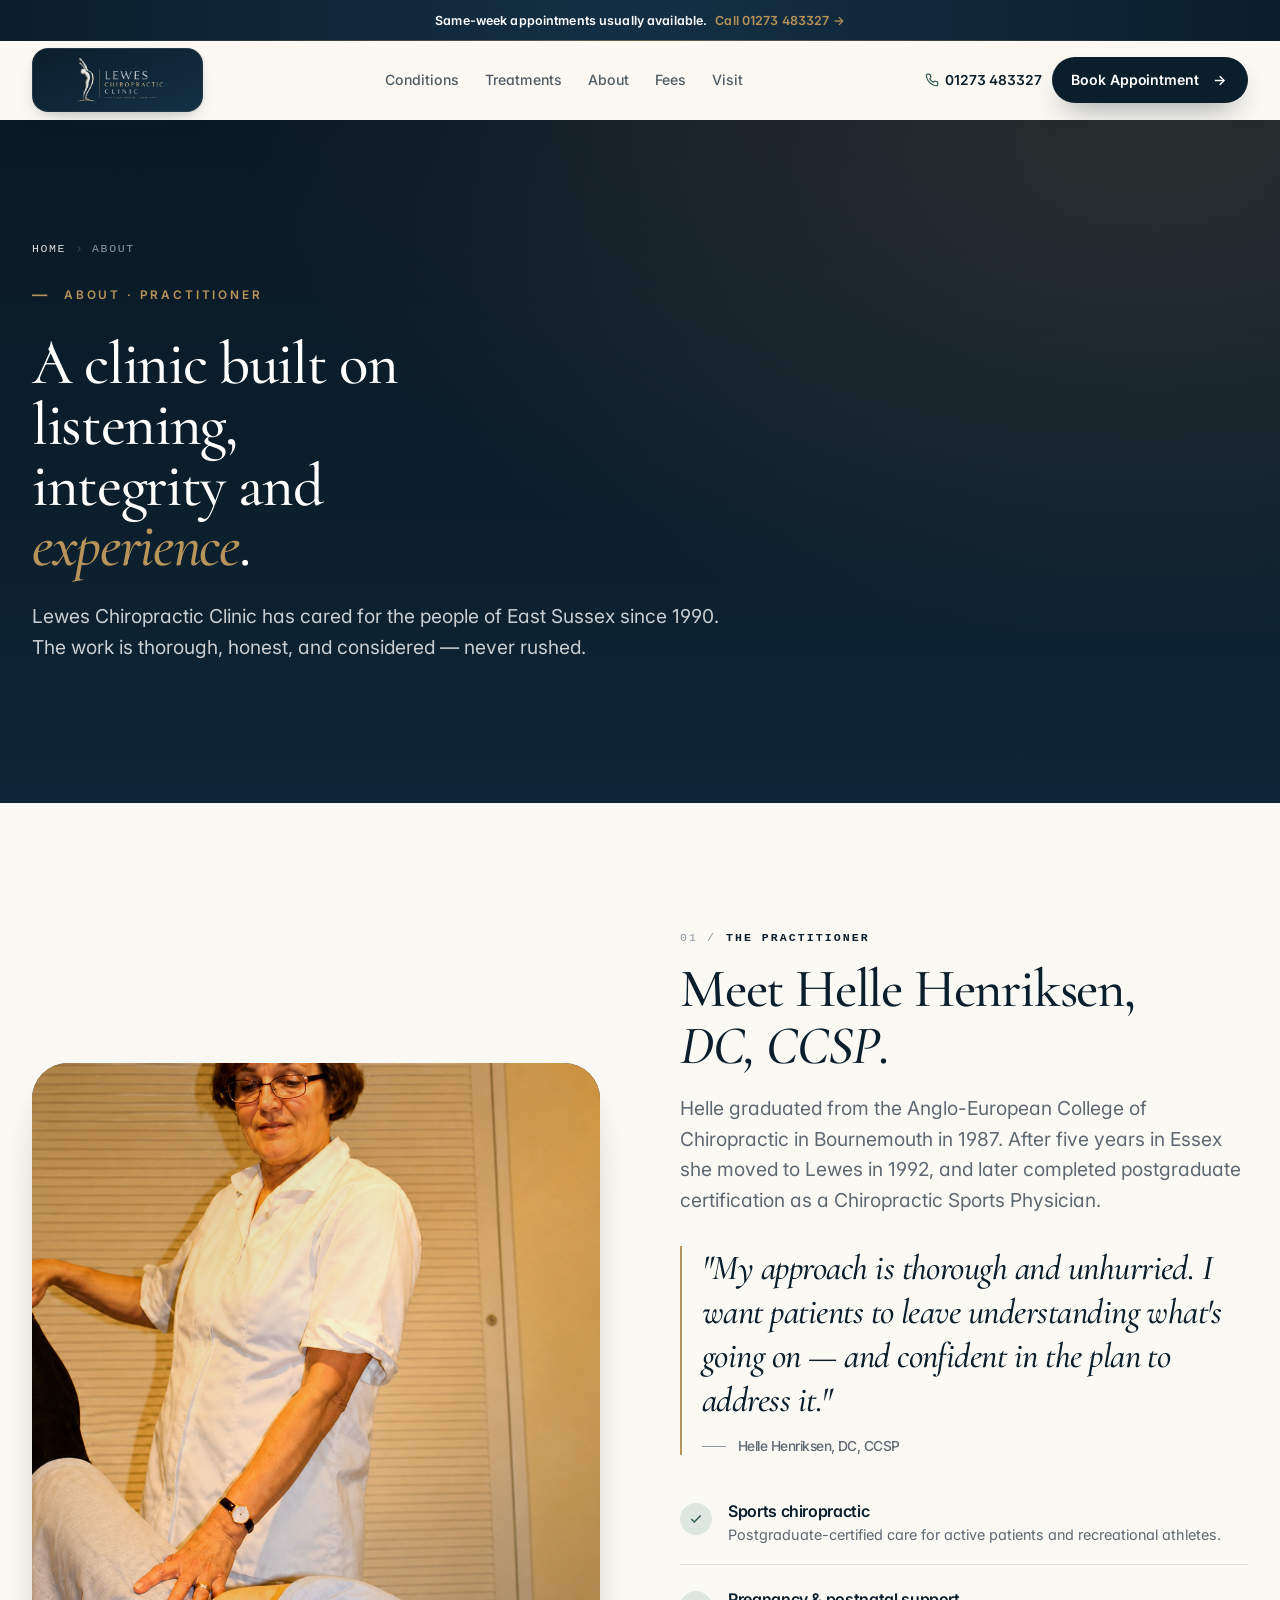
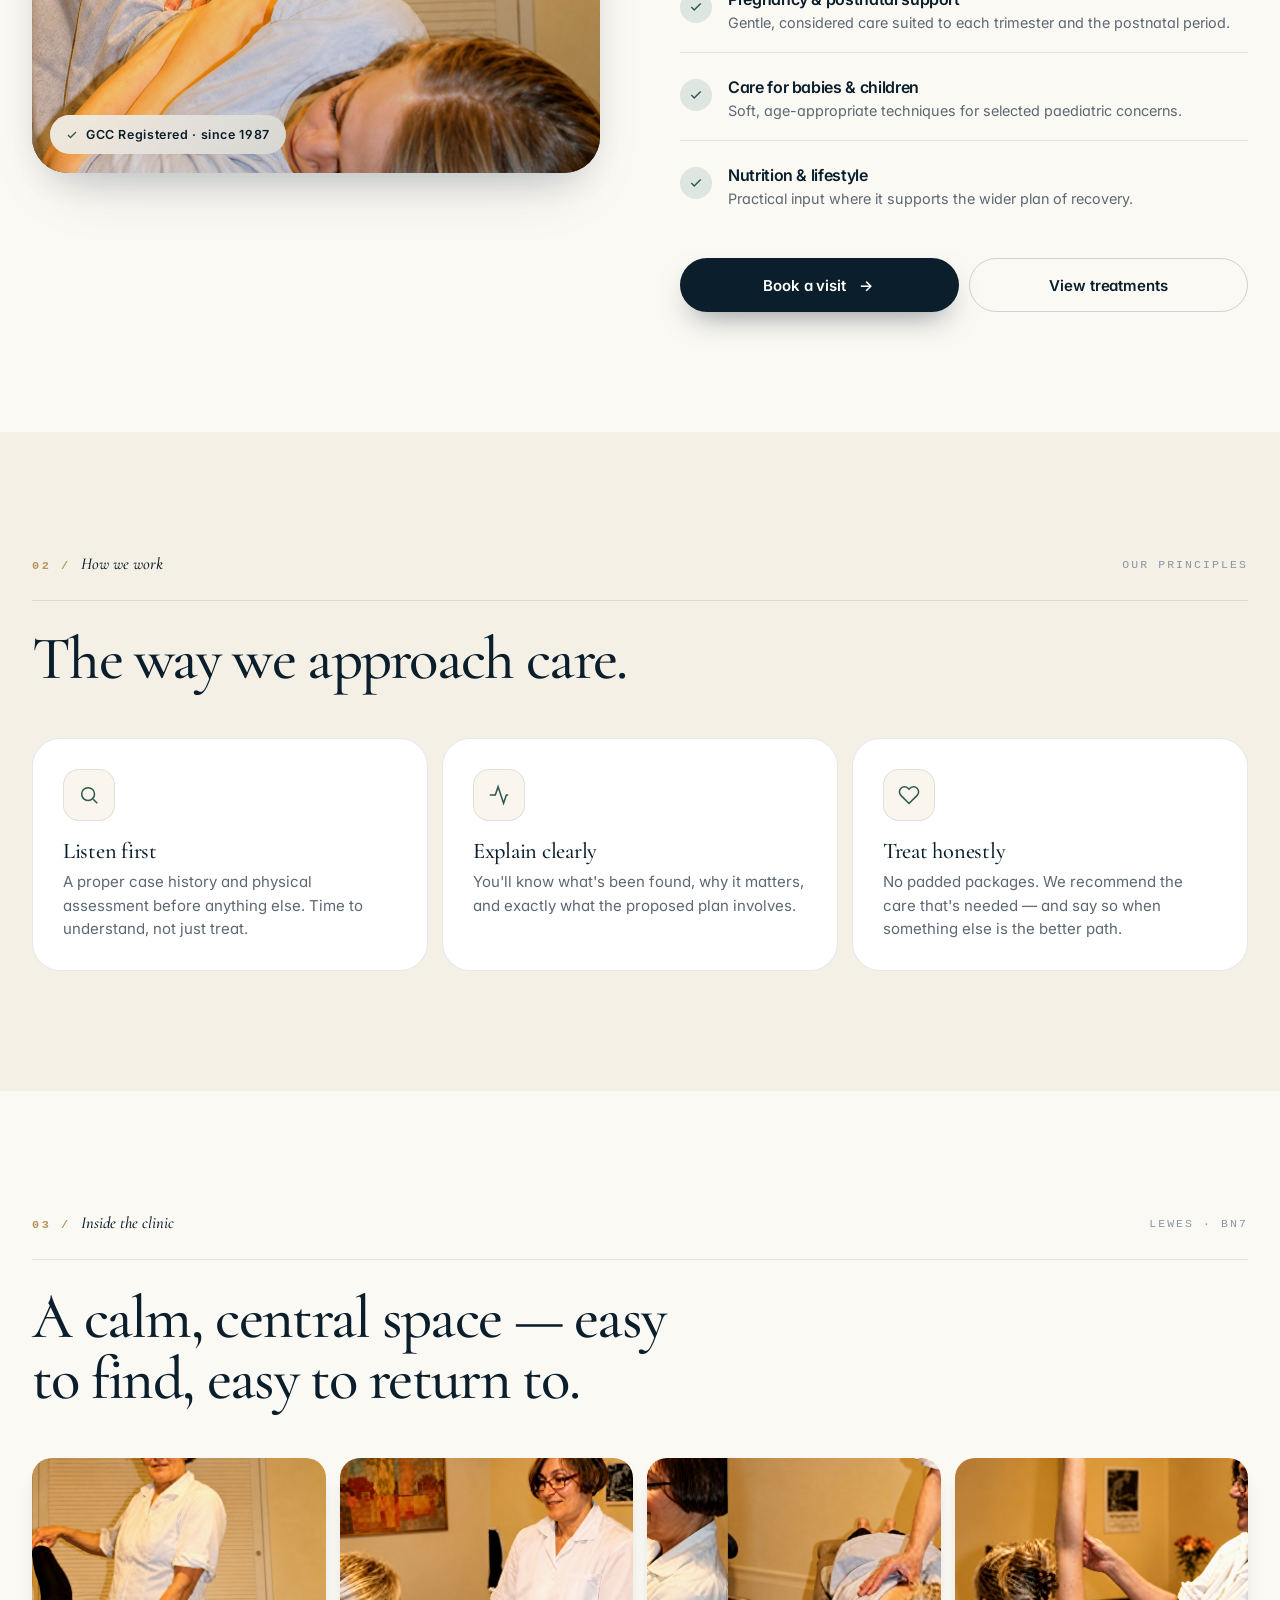
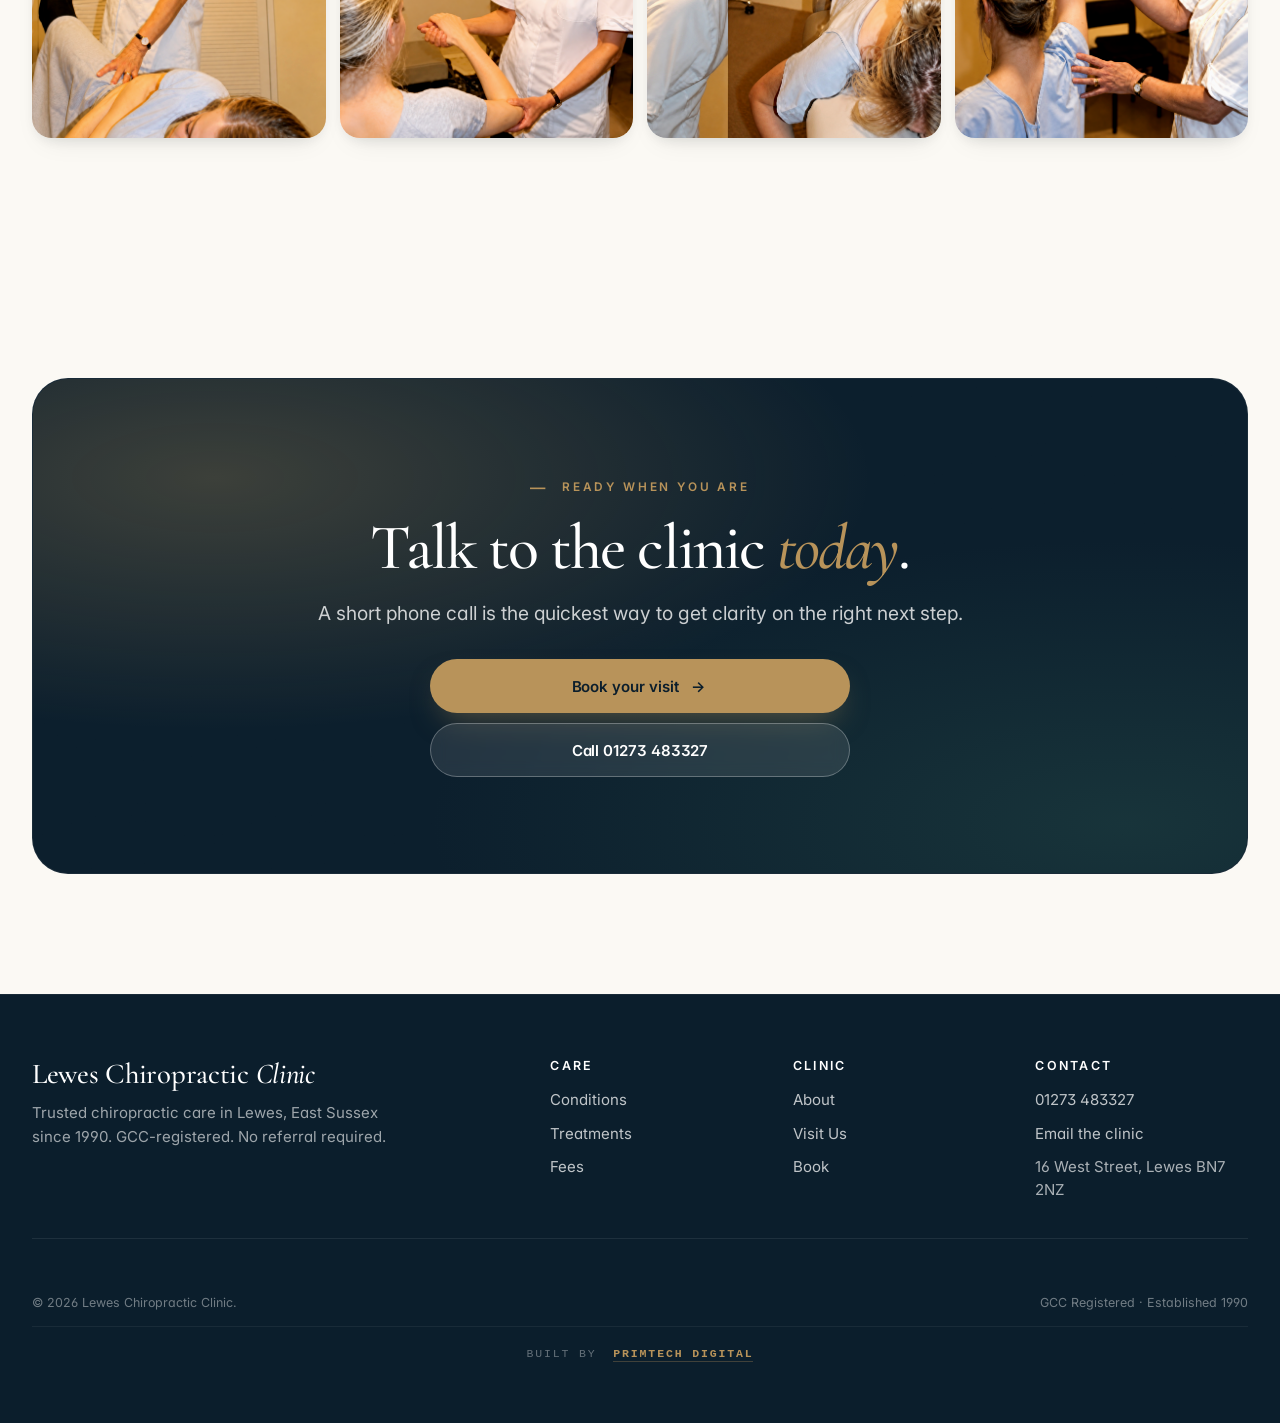
<file: about.html>
<!DOCTYPE html>
<html lang="en">
<head>
<meta charset="UTF-8">
<meta name="viewport" content="width=device-width, initial-scale=1.0, viewport-fit=cover">
<meta name="theme-color" content="#0b1e2c">
<link rel="icon" type="image/png" sizes="32x32" href="assets/favicon-32.png">
<link rel="icon" type="image/png" sizes="512x512" href="assets/favicon.png">
<link rel="apple-touch-icon" sizes="180x180" href="assets/favicon-180.png">
<title>About Helle Henriksen DC, CCSP — Lewes Chiropractor </title>
<meta name="description" content=" Lewes Chiropractic Clinic">
<!-- SEO:START -->
<link rel="canonical" href="https://reachedbyte.github.io/lewes-chiropractic-clinic/about.html">
<meta name="keywords" content="Meet Helle Henriksen DC, CCSP — registered chiropractor in Lewes since 1992. Postgraduate-certified in sports chiropractic. Pregnancy, postnatal and paediatric care.|helle henriksen chiropractor, lewes chiropractor, chiropractic clinic lewes, sports chiropractor east sussex, ccsp chiropractor uk">
<meta name="author" content="Lewes Chiropractic Clinic">
<meta name="robots" content="index, follow, max-image-preview:large, max-snippet:-1">
<meta name="geo.region" content="GB-ESX">
<meta name="geo.placename" content="Lewes">
<meta name="geo.position" content="50.873;0.010">
<meta name="ICBM" content="50.873, 0.010">
<meta property="og:type" content="website">
<meta property="og:site_name" content="Lewes Chiropractic Clinic">
<meta property="og:locale" content="en_GB">
<meta property="og:url" content="https://reachedbyte.github.io/lewes-chiropractic-clinic/about.html">
<meta property="og:title" content="About Helle Henriksen DC, CCSP — Lewes Chiropractor ">
<meta property="og:description" content=" Lewes Chiropractic Clinic">
<meta property="og:image" content="https://reachedbyte.github.io/lewes-chiropractic-clinic/assets/og-image.jpg">
<meta property="og:image:width" content="1200">
<meta property="og:image:height" content="630">
<meta property="og:image:alt" content="Lewes Chiropractic Clinic — established 1990">
<meta name="twitter:card" content="summary_large_image">
<meta name="twitter:title" content="About Helle Henriksen DC, CCSP — Lewes Chiropractor ">
<meta name="twitter:description" content=" Lewes Chiropractic Clinic">
<meta name="twitter:image" content="https://reachedbyte.github.io/lewes-chiropractic-clinic/assets/og-image.jpg">
<meta name="format-detection" content="telephone=yes">
<!-- SEO:END -->
<link rel="preconnect" href="https://fonts.googleapis.com">
<link rel="preconnect" href="https://fonts.gstatic.com" crossorigin>
<link href="https://fonts.googleapis.com/css2?family=Cormorant+Garamond:ital,wght@0,500;0,600;0,700;1,500;1,600&family=Inter:wght@400;500;600;700&display=swap" rel="stylesheet">
<link rel="stylesheet" href="assets/styles.css?v=7">
<!-- LD:START -->
<script type="application/ld+json">
{
  "@context":"https://schema.org",
  "@type":["LocalBusiness","MedicalBusiness"],
  "@id":"https://reachedbyte.github.io/lewes-chiropractic-clinic/#clinic",
  "name":"Lewes Chiropractic Clinic",
  "alternateName":"Lewes Chiropractic",
  "url":"https://reachedbyte.github.io/lewes-chiropractic-clinic/",
  "logo":"https://reachedbyte.github.io/lewes-chiropractic-clinic/assets/favicon.png",
  "image":"https://reachedbyte.github.io/lewes-chiropractic-clinic/assets/og-image.jpg",
  "telephone":"+44-1273-483327",
  "email":"info@leweschiropracticclinic.co.uk",
  "priceRange":"££",
  "foundingDate":"1990",
  "address":{"@type":"PostalAddress","streetAddress":"16 West Street","addressLocality":"Lewes","addressRegion":"East Sussex","postalCode":"BN7 2NZ","addressCountry":"GB"},
  "geo":{"@type":"GeoCoordinates","latitude":50.873,"longitude":0.010},
  "openingHoursSpecification":[{"@type":"OpeningHoursSpecification","dayOfWeek":["Monday","Tuesday","Wednesday","Thursday","Friday"],"opens":"08:00","closes":"18:00"},{"@type":"OpeningHoursSpecification","dayOfWeek":"Saturday","opens":"09:00","closes":"13:00"}],
  "areaServed":[{"@type":"City","name":"Lewes"},{"@type":"City","name":"Brighton"},{"@type":"City","name":"Eastbourne"},{"@type":"City","name":"Hastings"},{"@type":"City","name":"Ringmer"},{"@type":"AdministrativeArea","name":"East Sussex"},{"@type":"Country","name":"United Kingdom"}],
  "medicalSpecialty":"Chiropractic",
  "availableService":[
    {"@type":"MedicalProcedure","name":"Back Pain Treatment","url":"https://reachedbyte.github.io/lewes-chiropractic-clinic/back-pain.html"},
    {"@type":"MedicalProcedure","name":"Neck Pain Treatment","url":"https://reachedbyte.github.io/lewes-chiropractic-clinic/neck-pain.html"},
    {"@type":"MedicalProcedure","name":"Headache & Migraine Care","url":"https://reachedbyte.github.io/lewes-chiropractic-clinic/headaches-migraine.html"},
    {"@type":"MedicalProcedure","name":"Hip & Knee Care","url":"https://reachedbyte.github.io/lewes-chiropractic-clinic/hip-knees.html"},
    {"@type":"MedicalProcedure","name":"Shoulder & Elbow Care","url":"https://reachedbyte.github.io/lewes-chiropractic-clinic/shoulder-elbow.html"},
    {"@type":"MedicalProcedure","name":"Sports Injury Chiropractic","url":"https://reachedbyte.github.io/lewes-chiropractic-clinic/sports-injuries.html"},
    {"@type":"MedicalProcedure","name":"Pregnancy Chiropractic","url":"https://reachedbyte.github.io/lewes-chiropractic-clinic/pregnancy.html"},
    {"@type":"MedicalProcedure","name":"Posture & Desk Strain Care","url":"https://reachedbyte.github.io/lewes-chiropractic-clinic/posture-desk-strain.html"}
  ],
  "founder":{"@type":"Person","name":"Helle Henriksen","jobTitle":"Doctor of Chiropractic, Certified Chiropractic Sports Physician","alumniOf":"Anglo-European College of Chiropractic"},
  "aggregateRating":{"@type":"AggregateRating","ratingValue":"4.9","reviewCount":"42","bestRating":"5","worstRating":"1"},
  "sameAs":["https://reachedbyte.github.io/lewes-chiropractic-clinic/"]
}
</script>
<script type="application/ld+json">
{
  "@context":"https://schema.org",
  "@type":"WebSite",
  "@id":"https://reachedbyte.github.io/lewes-chiropractic-clinic/#website",
  "url":"https://reachedbyte.github.io/lewes-chiropractic-clinic/",
  "name":"Lewes Chiropractic Clinic",
  "publisher":{"@id":"https://reachedbyte.github.io/lewes-chiropractic-clinic/#clinic"},
  "potentialAction":{"@type":"SearchAction","target":"https://reachedbyte.github.io/lewes-chiropractic-clinic/?s={search_term_string}","query-input":"required name=search_term_string"}
}
</script>
<!-- LD:END -->

</head>
<body>

<div class="topbar"><div class="container"><strong>Same-week appointments usually available.</strong> <a href="tel:+441273483327">Call 01273&nbsp;483327&nbsp;→</a></div></div>

<header class="nav" id="nav">
  <div class="container nav-inner">
    <a href="index.html" class="brand">
      <img class="logo-img" src="assets/logo.png" alt="Lewes Chiropractic Clinic — Align · Restore · Thrive">
      <span><span class="brand-title">Lewes Chiropractic</span><span class="brand-sub">Est. 1990 · BN7</span></span>
    </a>
    <nav class="nav-links">
      <a href="conditions.html">Conditions</a><a href="treatments.html">Treatments</a><a href="about.html">About</a><a href="fees.html">Fees</a><a href="visit.html">Visit</a>
    </nav>
    <div class="nav-actions">
      <a class="nav-phone" href="tel:+441273483327"><svg width="14" height="14" viewBox="0 0 24 24" fill="none" stroke="currentColor" stroke-width="2"><path d="M22 16.92v3a2 2 0 01-2.18 2 19.79 19.79 0 01-8.63-3.07 19.5 19.5 0 01-6-6 19.79 19.79 0 01-3.07-8.67A2 2 0 014.11 2h3a2 2 0 012 1.72 12.84 12.84 0 00.7 2.81 2 2 0 01-.45 2.11L8.09 9.91a16 16 0 006 6l1.27-1.27a2 2 0 012.11-.45 12.84 12.84 0 002.81.7A2 2 0 0122 16.92z"/></svg>01273 483327</a>
      <a class="btn btn-primary" href="book.html">Book Appointment <span class="arrow">→</span></a>
    </div>
    <button class="menu-btn" aria-label="Open menu" aria-expanded="false"><span></span></button>
  </div>
  <div class="mobile-menu" id="mobileMenu"><div class="container">
    <a href="conditions.html">Conditions <span>01</span></a>
    <a href="treatments.html">Treatments <span>02</span></a>
    <a href="about.html">About <span>03</span></a>
    <a href="fees.html">Fees <span>04</span></a>
    <a href="visit.html">Visit Us <span>05</span></a>
    <div class="mm-actions">
      <a class="btn btn-primary" href="book.html">Book Appointment <span class="arrow">→</span></a>
      <a class="btn btn-outline" href="tel:+441273483327">Call 01273 483327</a>
    </div>
  </div></div>
</header>

<main>

<section class="page-hero">
  <div class="container">
    <div class="breadcrumb">
      <a href="index.html">Home</a>
      <svg width="10" height="10" viewBox="0 0 24 24" fill="none" stroke="currentColor" stroke-width="2"><path d="M9 18l6-6-6-6"/></svg>
      About
    </div>
    <span class="eyebrow">About · Practitioner</span>
    <h1>A clinic built on listening, integrity and <em>experience</em>.</h1>
    <p class="lead">Lewes Chiropractic Clinic has cared for the people of East Sussex since 1990. The work is thorough, honest, and considered — never rushed.</p>
  </div>
</section>

<section class="section">
  <div class="container">
    <div class="feature-row">
      <div class="feature-img reveal">
        <img src="assets/practitioner.png" alt="Helle Henriksen at Lewes Chiropractic Clinic">
        <span class="feature-img-tag">
          <svg width="12" height="12" viewBox="0 0 24 24" fill="none" stroke="currentColor" stroke-width="2.5"><path d="M20 6L9 17l-5-5"/></svg>
          GCC Registered · since 1987
        </span>
      </div>
      <div class="reveal">
        <div class="num" style="margin-bottom:14px">01 / <span>The practitioner</span></div>
        <h2>Meet Helle Henriksen, <em>DC, CCSP</em>.</h2>
        <p class="lead">Helle graduated from the Anglo-European College of Chiropractic in Bournemouth in 1987. After five years in Essex she moved to Lewes in 1992, and later completed postgraduate certification as a Chiropractic Sports Physician.</p>
        <div class="pull-quote">
          "My approach is thorough and unhurried. I want patients to leave understanding what's going on — and confident in the plan to address it."
          <div class="pull-quote-by">Helle Henriksen, DC, CCSP</div>
        </div>
        <div class="feature-list">
          <div class="feature-row-item">
            <div class="check-mark"><svg width="14" height="14" viewBox="0 0 24 24" fill="none" stroke="currentColor" stroke-width="2.5"><path d="M20 6L9 17l-5-5"/></svg></div>
            <div><h4>Sports chiropractic</h4><p>Postgraduate-certified care for active patients and recreational athletes.</p></div>
          </div>
          <div class="feature-row-item">
            <div class="check-mark"><svg width="14" height="14" viewBox="0 0 24 24" fill="none" stroke="currentColor" stroke-width="2.5"><path d="M20 6L9 17l-5-5"/></svg></div>
            <div><h4>Pregnancy &amp; postnatal support</h4><p>Gentle, considered care suited to each trimester and the postnatal period.</p></div>
          </div>
          <div class="feature-row-item">
            <div class="check-mark"><svg width="14" height="14" viewBox="0 0 24 24" fill="none" stroke="currentColor" stroke-width="2.5"><path d="M20 6L9 17l-5-5"/></svg></div>
            <div><h4>Care for babies &amp; children</h4><p>Soft, age-appropriate techniques for selected paediatric concerns.</p></div>
          </div>
          <div class="feature-row-item">
            <div class="check-mark"><svg width="14" height="14" viewBox="0 0 24 24" fill="none" stroke="currentColor" stroke-width="2.5"><path d="M20 6L9 17l-5-5"/></svg></div>
            <div><h4>Nutrition &amp; lifestyle</h4><p>Practical input where it supports the wider plan of recovery.</p></div>
          </div>
        </div>
        <div class="hero-actions">
          <a href="book.html" class="btn btn-primary">Book a visit <span class="arrow">→</span></a>
          <a href="treatments.html" class="btn btn-outline">View treatments</a>
        </div>
      </div>
    </div>
  </div>
</section>

<section class="section bg-bone">
  <div class="container">
    <div class="s-head reveal">
      <div class="meta-row">
        <div class="num">02 / <span>How we work</span></div>
        <div class="meta-side">Our principles</div>
      </div>
      <h2>The way we approach care.</h2>
    </div>
    <div class="three-grid">
      <article class="card reveal">
        <div class="icon-tile">
          <svg width="22" height="22" viewBox="0 0 24 24" fill="none" stroke="currentColor" stroke-width="1.7"><circle cx="11" cy="11" r="7"/><path d="M21 21l-4.35-4.35"/></svg>
        </div>
        <h3 style="font-family:var(--serif);font-weight:500">Listen first</h3>
        <p>A proper case history and physical assessment before anything else. Time to understand, not just treat.</p>
      </article>
      <article class="card reveal">
        <div class="icon-tile">
          <svg width="22" height="22" viewBox="0 0 24 24" fill="none" stroke="currentColor" stroke-width="1.7"><path d="M2 12h6l3-9 6 18 3-9h2"/></svg>
        </div>
        <h3 style="font-family:var(--serif);font-weight:500">Explain clearly</h3>
        <p>You'll know what's been found, why it matters, and exactly what the proposed plan involves.</p>
      </article>
      <article class="card reveal">
        <div class="icon-tile">
          <svg width="22" height="22" viewBox="0 0 24 24" fill="none" stroke="currentColor" stroke-width="1.7"><path d="M20.84 4.61a5.5 5.5 0 00-7.78 0L12 5.67l-1.06-1.06a5.5 5.5 0 00-7.78 7.78l1.06 1.06L12 21.23l7.78-7.78 1.06-1.06a5.5 5.5 0 000-7.78z"/></svg>
        </div>
        <h3 style="font-family:var(--serif);font-weight:500">Treat honestly</h3>
        <p>No padded packages. We recommend the care that's needed — and say so when something else is the better path.</p>
      </article>
    </div>
  </div>
</section>

<section class="section">
  <div class="container">
    <div class="s-head reveal">
      <div class="meta-row">
        <div class="num">03 / <span>Inside the clinic</span></div>
        <div class="meta-side">Lewes · BN7</div>
      </div>
      <h2>A calm, central space — easy to find, easy to return to.</h2>
    </div>
    <div class="gallery-strip reveal">
      <img src="assets/practitioner.png" alt="Helle Henriksen at the clinic">
      <img src="assets/clinic-treatment.jpg" alt="Treatment in progress">
      <img src="assets/treatment-back.png" alt="Spinal treatment">
      <img src="assets/treatment-arm.png" alt="Upper-body assessment">
    </div>
  </div>
</section>

<section class="section">
  <div class="container">
    <div class="final-cta reveal">
      <span class="eyebrow">Ready when you are</span>
      <h2>Talk to the clinic <em>today</em>.</h2>
      <p class="lead">A short phone call is the quickest way to get clarity on the right next step.</p>
      <div class="hero-actions">
        <a href="book.html" class="btn btn-gold">Book your visit <span class="arrow">→</span></a>
        <a href="tel:+441273483327" class="btn btn-light">Call 01273 483327</a>
      </div>
    </div>
  </div>
</section>

</main>

<footer class="footer">
  <div class="container">
    <div class="footer-top">
      <div class="footer-brand">
        <h3>Lewes Chiropractic <em>Clinic</em></h3>
        <p>Trusted chiropractic care in Lewes, East Sussex since 1990. GCC-registered. No referral required.</p>
      </div>
      <div class="footer-grid">
        <div><h4>Care</h4><ul><li><a href="conditions.html">Conditions</a></li><li><a href="treatments.html">Treatments</a></li><li><a href="fees.html">Fees</a></li></ul></div>
        <div><h4>Clinic</h4><ul><li><a href="about.html">About</a></li><li><a href="visit.html">Visit Us</a></li><li><a href="book.html">Book</a></li></ul></div>
        <div><h4>Contact</h4><ul><li><a href="tel:+441273483327">01273 483327</a></li><li><a href="mailto:info@leweschiropracticclinic.co.uk">Email the clinic</a></li><li>16 West Street, Lewes BN7 2NZ</li></ul></div>
      </div>
    </div>
    <div class="footer-bottom"><span>© <span id="year"></span> Lewes Chiropractic Clinic.</span><span>GCC Registered · Established 1990</span></div>
    <div class="built-by"><span>Built by</span> <a href="https://primtechdigital.com" target="_blank" rel="noopener">Primtech Digital</a></div>
  </div>
</footer>

<div class="mobile-cta">
  <a class="btn btn-outline" href="tel:+441273483327">Call</a>
  <a class="btn btn-primary" href="book.html"><span class="full">Book Appointment</span><span class="short">Book</span> <span class="arrow">→</span></a>
</div>

<script src="assets/script.js?v=7"></script>
</body>
</html>
</file>
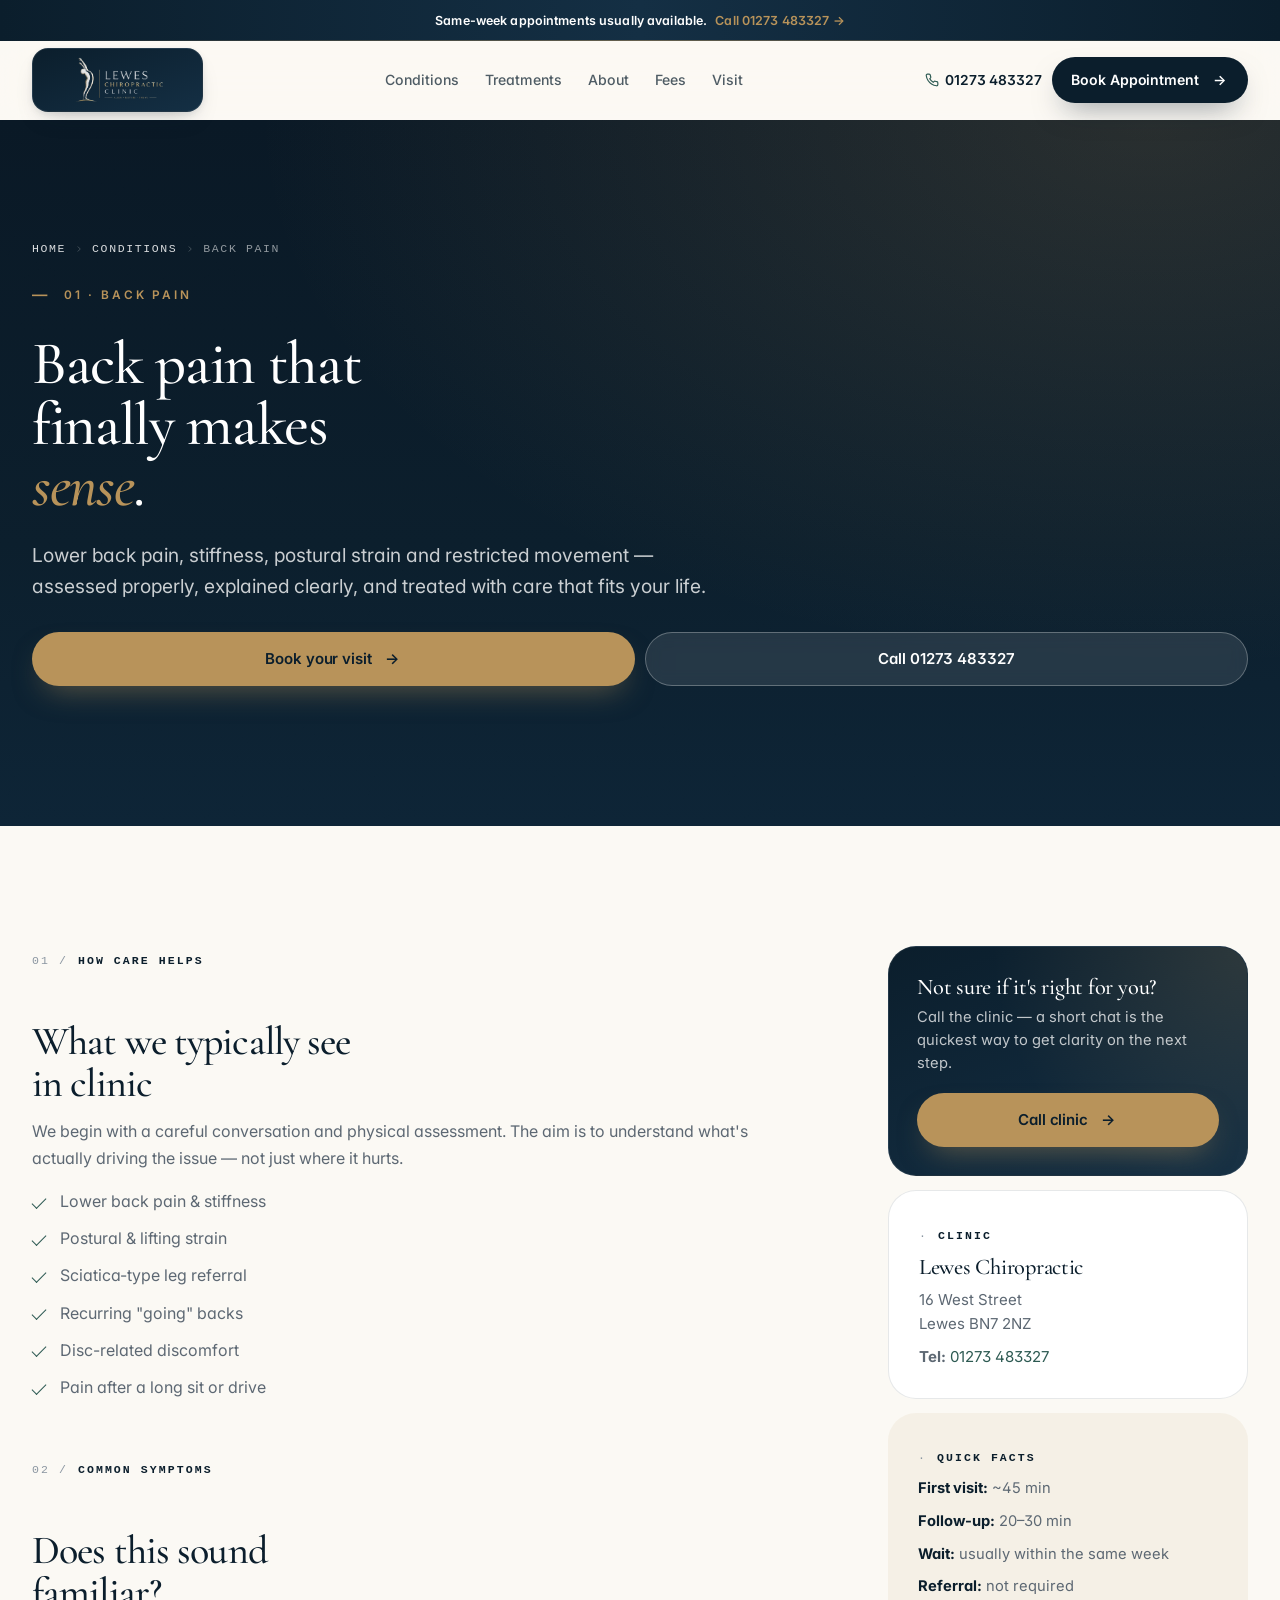
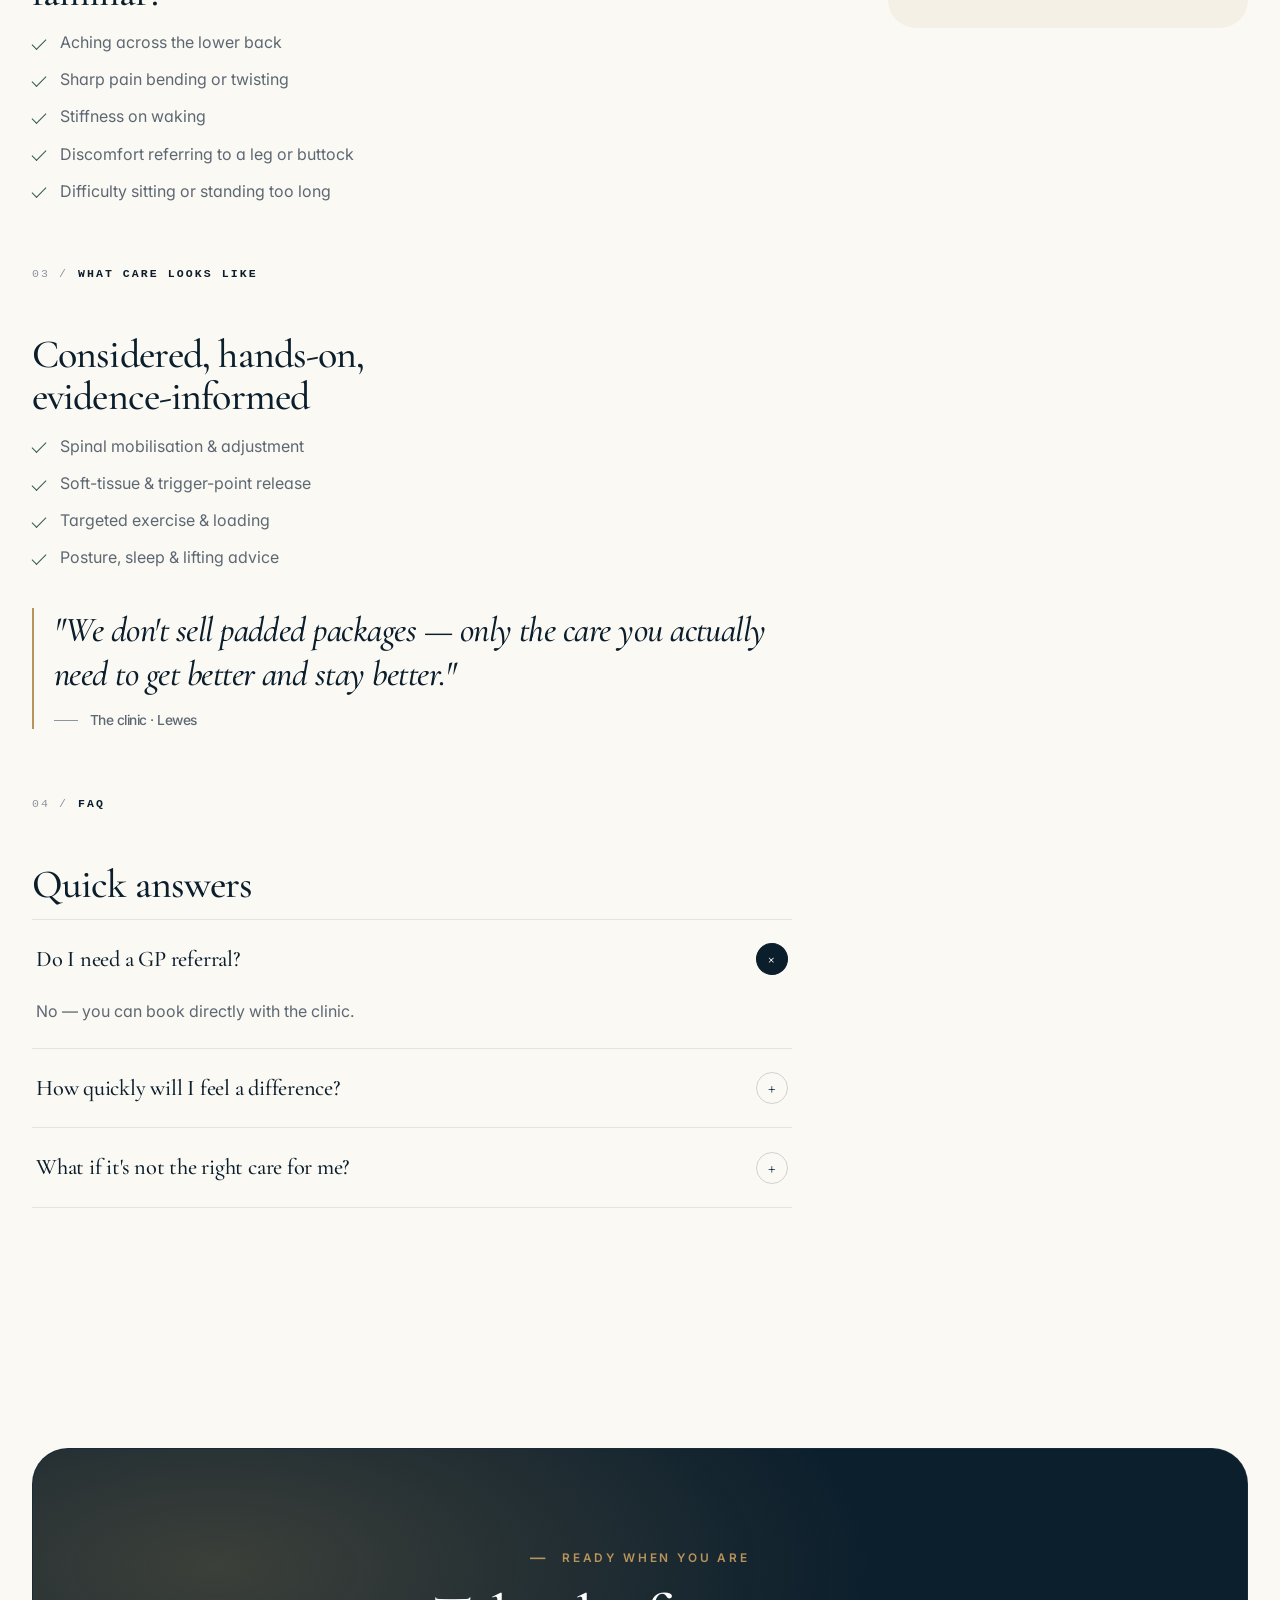
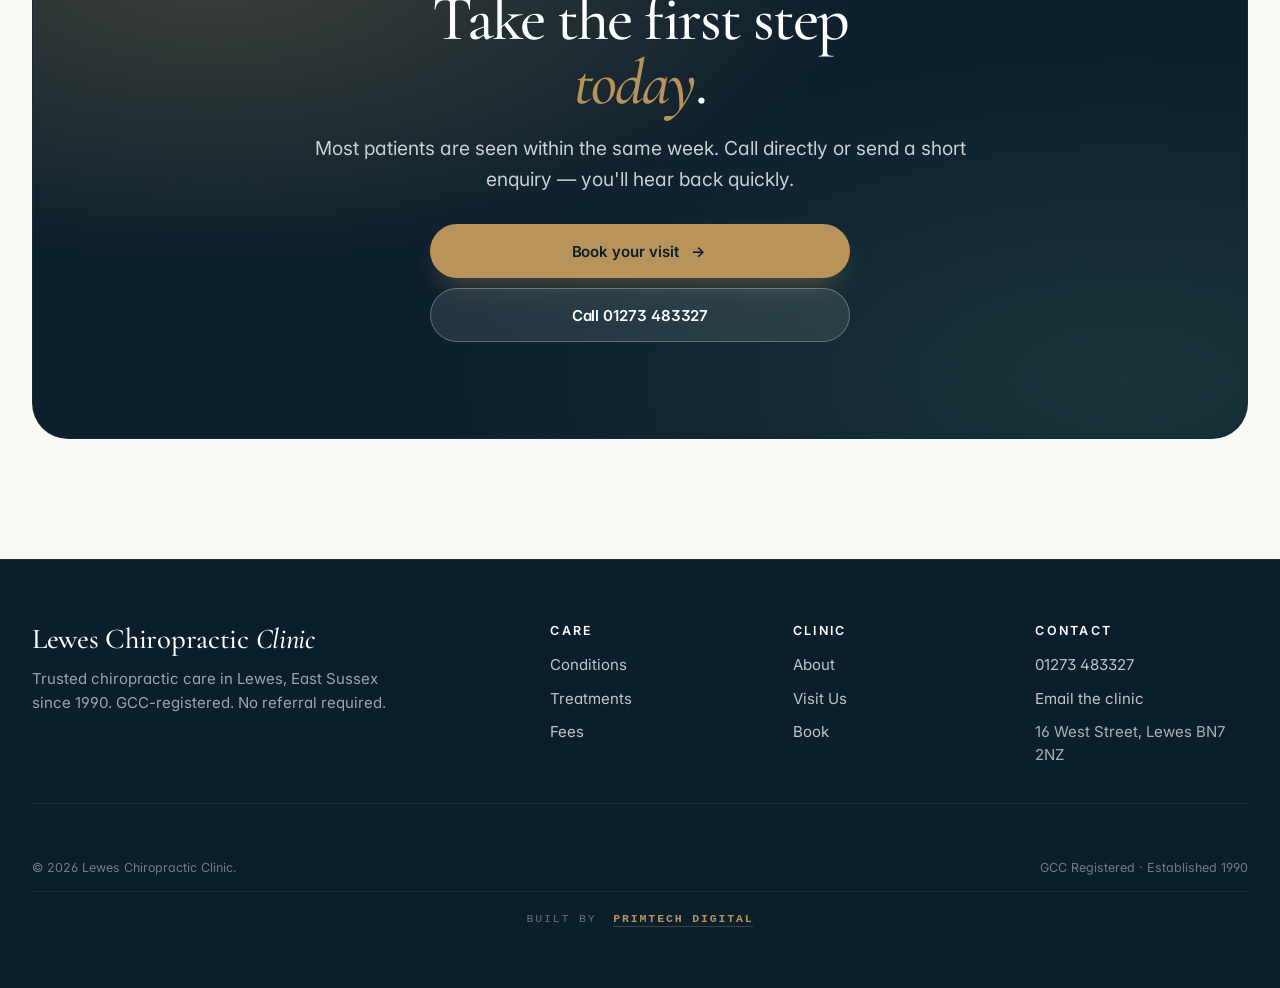
<file: back-pain.html>
<!DOCTYPE html>
<html lang="en">
<head>
<meta charset="UTF-8">
<meta name="viewport" content="width=device-width, initial-scale=1.0, viewport-fit=cover">
<meta name="theme-color" content="#0b1e2c">
<link rel="icon" type="image/png" sizes="32x32" href="assets/favicon-32.png">
<link rel="icon" type="image/png" sizes="512x512" href="assets/favicon.png">
<link rel="apple-touch-icon" sizes="180x180" href="assets/favicon-180.png">
<title>Back Pain Chiropractor in Lewes </title>
<meta name="description" content=" Lower Back Pain Treatment — Lewes Chiropractic">
<!-- SEO:START -->
<link rel="canonical" href="https://reachedbyte.github.io/lewes-chiropractic-clinic/back-pain.html">
<meta name="keywords" content="Expert back pain chiropractor in Lewes, East Sussex. Care for lower back pain, sciatica, postural strain and movement restriction. GCC-registered, since 1990.|back pain chiropractor lewes, lower back pain treatment lewes, sciatica chiropractor lewes, slipped disc lewes, back pain east sussex">
<meta name="author" content="Lewes Chiropractic Clinic">
<meta name="robots" content="index, follow, max-image-preview:large, max-snippet:-1">
<meta name="geo.region" content="GB-ESX">
<meta name="geo.placename" content="Lewes">
<meta name="geo.position" content="50.873;0.010">
<meta name="ICBM" content="50.873, 0.010">
<meta property="og:type" content="website">
<meta property="og:site_name" content="Lewes Chiropractic Clinic">
<meta property="og:locale" content="en_GB">
<meta property="og:url" content="https://reachedbyte.github.io/lewes-chiropractic-clinic/back-pain.html">
<meta property="og:title" content="Back Pain Chiropractor in Lewes ">
<meta property="og:description" content=" Lower Back Pain Treatment — Lewes Chiropractic">
<meta property="og:image" content="https://reachedbyte.github.io/lewes-chiropractic-clinic/assets/og-image.jpg">
<meta property="og:image:width" content="1200">
<meta property="og:image:height" content="630">
<meta property="og:image:alt" content="Lewes Chiropractic Clinic — established 1990">
<meta name="twitter:card" content="summary_large_image">
<meta name="twitter:title" content="Back Pain Chiropractor in Lewes ">
<meta name="twitter:description" content=" Lower Back Pain Treatment — Lewes Chiropractic">
<meta name="twitter:image" content="https://reachedbyte.github.io/lewes-chiropractic-clinic/assets/og-image.jpg">
<meta name="format-detection" content="telephone=yes">
<!-- SEO:END -->
<link rel="preconnect" href="https://fonts.googleapis.com">
<link rel="preconnect" href="https://fonts.gstatic.com" crossorigin>
<link href="https://fonts.googleapis.com/css2?family=Cormorant+Garamond:ital,wght@0,500;0,600;0,700;1,500;1,600&family=Inter:wght@400;500;600;700&display=swap" rel="stylesheet">
<link rel="stylesheet" href="assets/styles.css?v=7">
<!-- LD:START -->
<script type="application/ld+json">
{
  "@context":"https://schema.org",
  "@type":["LocalBusiness","MedicalBusiness"],
  "@id":"https://reachedbyte.github.io/lewes-chiropractic-clinic/#clinic",
  "name":"Lewes Chiropractic Clinic",
  "alternateName":"Lewes Chiropractic",
  "url":"https://reachedbyte.github.io/lewes-chiropractic-clinic/",
  "logo":"https://reachedbyte.github.io/lewes-chiropractic-clinic/assets/favicon.png",
  "image":"https://reachedbyte.github.io/lewes-chiropractic-clinic/assets/og-image.jpg",
  "telephone":"+44-1273-483327",
  "email":"info@leweschiropracticclinic.co.uk",
  "priceRange":"££",
  "foundingDate":"1990",
  "address":{"@type":"PostalAddress","streetAddress":"16 West Street","addressLocality":"Lewes","addressRegion":"East Sussex","postalCode":"BN7 2NZ","addressCountry":"GB"},
  "geo":{"@type":"GeoCoordinates","latitude":50.873,"longitude":0.010},
  "openingHoursSpecification":[{"@type":"OpeningHoursSpecification","dayOfWeek":["Monday","Tuesday","Wednesday","Thursday","Friday"],"opens":"08:00","closes":"18:00"},{"@type":"OpeningHoursSpecification","dayOfWeek":"Saturday","opens":"09:00","closes":"13:00"}],
  "areaServed":[{"@type":"City","name":"Lewes"},{"@type":"City","name":"Brighton"},{"@type":"City","name":"Eastbourne"},{"@type":"City","name":"Hastings"},{"@type":"City","name":"Ringmer"},{"@type":"AdministrativeArea","name":"East Sussex"},{"@type":"Country","name":"United Kingdom"}],
  "medicalSpecialty":"Chiropractic",
  "availableService":[
    {"@type":"MedicalProcedure","name":"Back Pain Treatment","url":"https://reachedbyte.github.io/lewes-chiropractic-clinic/back-pain.html"},
    {"@type":"MedicalProcedure","name":"Neck Pain Treatment","url":"https://reachedbyte.github.io/lewes-chiropractic-clinic/neck-pain.html"},
    {"@type":"MedicalProcedure","name":"Headache & Migraine Care","url":"https://reachedbyte.github.io/lewes-chiropractic-clinic/headaches-migraine.html"},
    {"@type":"MedicalProcedure","name":"Hip & Knee Care","url":"https://reachedbyte.github.io/lewes-chiropractic-clinic/hip-knees.html"},
    {"@type":"MedicalProcedure","name":"Shoulder & Elbow Care","url":"https://reachedbyte.github.io/lewes-chiropractic-clinic/shoulder-elbow.html"},
    {"@type":"MedicalProcedure","name":"Sports Injury Chiropractic","url":"https://reachedbyte.github.io/lewes-chiropractic-clinic/sports-injuries.html"},
    {"@type":"MedicalProcedure","name":"Pregnancy Chiropractic","url":"https://reachedbyte.github.io/lewes-chiropractic-clinic/pregnancy.html"},
    {"@type":"MedicalProcedure","name":"Posture & Desk Strain Care","url":"https://reachedbyte.github.io/lewes-chiropractic-clinic/posture-desk-strain.html"}
  ],
  "founder":{"@type":"Person","name":"Helle Henriksen","jobTitle":"Doctor of Chiropractic, Certified Chiropractic Sports Physician","alumniOf":"Anglo-European College of Chiropractic"},
  "aggregateRating":{"@type":"AggregateRating","ratingValue":"4.9","reviewCount":"42","bestRating":"5","worstRating":"1"},
  "sameAs":["https://reachedbyte.github.io/lewes-chiropractic-clinic/"]
}
</script>
<script type="application/ld+json">
{
  "@context":"https://schema.org",
  "@type":"WebSite",
  "@id":"https://reachedbyte.github.io/lewes-chiropractic-clinic/#website",
  "url":"https://reachedbyte.github.io/lewes-chiropractic-clinic/",
  "name":"Lewes Chiropractic Clinic",
  "publisher":{"@id":"https://reachedbyte.github.io/lewes-chiropractic-clinic/#clinic"},
  "potentialAction":{"@type":"SearchAction","target":"https://reachedbyte.github.io/lewes-chiropractic-clinic/?s={search_term_string}","query-input":"required name=search_term_string"}
}
</script>
<!-- LD:END -->

</head>
<body>

<div class="topbar"><div class="container"><strong>Same-week appointments usually available.</strong> <a href="tel:+441273483327">Call 01273&nbsp;483327&nbsp;→</a></div></div>

<header class="nav" id="nav">
  <div class="container nav-inner">
    <a href="index.html" class="brand">
      <img class="logo-img" src="assets/logo.png" alt="Lewes Chiropractic Clinic — Align · Restore · Thrive">
      <span><span class="brand-title">Lewes Chiropractic</span><span class="brand-sub">Est. 1990 · BN7</span></span>
    </a>
    <nav class="nav-links">
      <a href="conditions.html">Conditions</a><a href="treatments.html">Treatments</a><a href="about.html">About</a><a href="fees.html">Fees</a><a href="visit.html">Visit</a>
    </nav>
    <div class="nav-actions">
      <a class="nav-phone" href="tel:+441273483327"><svg width="14" height="14" viewBox="0 0 24 24" fill="none" stroke="currentColor" stroke-width="2"><path d="M22 16.92v3a2 2 0 01-2.18 2 19.79 19.79 0 01-8.63-3.07 19.5 19.5 0 01-6-6 19.79 19.79 0 01-3.07-8.67A2 2 0 014.11 2h3a2 2 0 012 1.72 12.84 12.84 0 00.7 2.81 2 2 0 01-.45 2.11L8.09 9.91a16 16 0 006 6l1.27-1.27a2 2 0 012.11-.45 12.84 12.84 0 002.81.7A2 2 0 0122 16.92z"/></svg>01273 483327</a>
      <a class="btn btn-primary" href="book.html">Book Appointment <span class="arrow">→</span></a>
    </div>
    <button class="menu-btn" aria-label="Open menu" aria-expanded="false"><span></span></button>
  </div>
  <div class="mobile-menu" id="mobileMenu"><div class="container">
    <a href="conditions.html">Conditions <span>01</span></a>
    <a href="treatments.html">Treatments <span>02</span></a>
    <a href="about.html">About <span>03</span></a>
    <a href="fees.html">Fees <span>04</span></a>
    <a href="visit.html">Visit Us <span>05</span></a>
    <div class="mm-actions">
      <a class="btn btn-primary" href="book.html">Book Appointment <span class="arrow">→</span></a>
      <a class="btn btn-outline" href="tel:+441273483327">Call 01273 483327</a>
    </div>
  </div></div>
</header>

<main>

<section class="page-hero">
  <div class="container">
    <div class="breadcrumb"><a href="index.html">Home</a><svg width="10" height="10" viewBox="0 0 24 24" fill="none" stroke="currentColor" stroke-width="2"><path d="M9 18l6-6-6-6"/></svg><a href="conditions.html">Conditions</a><svg width="10" height="10" viewBox="0 0 24 24" fill="none" stroke="currentColor" stroke-width="2"><path d="M9 18l6-6-6-6"/></svg>Back Pain</div>
    <span class="eyebrow">01 · Back Pain</span>
    <h1>Back pain that finally makes <em>sense</em>.</h1>
    <p class="lead">Lower back pain, stiffness, postural strain and restricted movement — assessed properly, explained clearly, and treated with care that fits your life.</p>
    <div class="hero-actions">
      <a class="btn btn-gold" href="book.html">Book your visit <span class="arrow">→</span></a>
      <a class="btn btn-light" href="tel:+441273483327">Call 01273 483327</a>
    </div>
  </div>
</section>

<section class="section">
  <div class="container page-layout">
    <article class="content-block reveal">

      <div class="num" style="margin-bottom:14px">01 / <span>How care helps</span></div>
      <h2>What we typically see in clinic</h2>
      <p>We begin with a careful conversation and physical assessment. The aim is to understand what's actually driving the issue — not just where it hurts.</p>
      <ul><li>Lower back pain & stiffness</li><li>Postural & lifting strain</li><li>Sciatica-type leg referral</li><li>Recurring "going" backs</li><li>Disc-related discomfort</li><li>Pain after a long sit or drive</li></ul>

      <div class="num" style="margin:36px 0 14px">02 / <span>Common symptoms</span></div>
      <h2>Does this sound familiar?</h2>
      <ul><li>Aching across the lower back</li><li>Sharp pain bending or twisting</li><li>Stiffness on waking</li><li>Discomfort referring to a leg or buttock</li><li>Difficulty sitting or standing too long</li></ul>

      <div class="num" style="margin:36px 0 14px">03 / <span>What care looks like</span></div>
      <h2>Considered, hands-on, evidence-informed</h2>
      <ul><li>Spinal mobilisation & adjustment</li><li>Soft-tissue & trigger-point release</li><li>Targeted exercise & loading</li><li>Posture, sleep & lifting advice</li></ul>

      <div class="pull-quote" style="margin-top:36px">
        "We don't sell padded packages — only the care you actually need to get better and stay better."
        <div class="pull-quote-by">The clinic · Lewes</div>
      </div>

      <div class="num" style="margin:36px 0 14px">04 / <span>FAQ</span></div>
      <h2>Quick answers</h2>
      <div class="faq-list">
        <div class="faq-item active">
          <button class="faq-q" type="button"><span>Do I need a GP referral?</span><span class="faq-icon">+</span></button>
          <div class="faq-a"><p>No — you can book directly with the clinic.</p></div>
        </div>
        <div class="faq-item">
          <button class="faq-q" type="button"><span>How quickly will I feel a difference?</span><span class="faq-icon">+</span></button>
          <div class="faq-a"><p>Many patients notice change within the first 1–3 visits. Your assessment will give a realistic, honest expectation.</p></div>
        </div>
        <div class="faq-item">
          <button class="faq-q" type="button"><span>What if it's not the right care for me?</span><span class="faq-icon">+</span></button>
          <div class="faq-a"><p>If chiropractic isn't the best route, we'll say so and point you in the right direction.</p></div>
        </div>
      </div>
    </article>

    <aside class="sticky-side">
      <div class="quote-panel reveal">
        <h3 style="font-family:var(--serif);font-weight:500">Not sure if it's right for you?</h3>
        <p>Call the clinic — a short chat is the quickest way to get clarity on the next step.</p>
        <div class="hero-actions"><a class="btn btn-gold" href="tel:+441273483327">Call clinic <span class="arrow">→</span></a></div>
      </div>
      <div class="card reveal">
        <div class="num" style="margin-bottom:10px">·  <span>Clinic</span></div>
        <h3 style="font-family:var(--serif);font-weight:500;font-size:1.4rem">Lewes Chiropractic</h3>
        <p style="margin-top:10px">16 West Street<br>Lewes BN7 2NZ</p>
        <p style="margin-top:10px"><strong>Tel:</strong> <a href="tel:+441273483327" style="color:var(--sage)">01273 483327</a></p>
      </div>
      <div class="card reveal" style="background:var(--bone);border:0">
        <div class="num" style="margin-bottom:10px">·  <span>Quick facts</span></div>
        <ul style="list-style:none;display:grid;gap:10px;font-size:.92rem;color:var(--gray)">
          <li><strong style="color:var(--ink)">First visit:</strong> ~45 min</li>
          <li><strong style="color:var(--ink)">Follow-up:</strong> 20–30 min</li>
          <li><strong style="color:var(--ink)">Wait:</strong> usually within the same week</li>
          <li><strong style="color:var(--ink)">Referral:</strong> not required</li>
        </ul>
      </div>
    </aside>
  </div>
</section>

<section class="section">
  <div class="container">
    <div class="final-cta reveal">
      <span class="eyebrow">Ready when you are</span>
      <h2>Take the first step <em>today</em>.</h2>
      <p class="lead">Most patients are seen within the same week. Call directly or send a short enquiry — you'll hear back quickly.</p>
      <div class="hero-actions">
        <a href="book.html" class="btn btn-gold">Book your visit <span class="arrow">→</span></a>
        <a href="tel:+441273483327" class="btn btn-light">Call 01273 483327</a>
      </div>
    </div>
  </div>
</section>

</main>

<footer class="footer">
  <div class="container">
    <div class="footer-top">
      <div class="footer-brand">
        <h3>Lewes Chiropractic <em>Clinic</em></h3>
        <p>Trusted chiropractic care in Lewes, East Sussex since 1990. GCC-registered. No referral required.</p>
      </div>
      <div class="footer-grid">
        <div><h4>Care</h4><ul><li><a href="conditions.html">Conditions</a></li><li><a href="treatments.html">Treatments</a></li><li><a href="fees.html">Fees</a></li></ul></div>
        <div><h4>Clinic</h4><ul><li><a href="about.html">About</a></li><li><a href="visit.html">Visit Us</a></li><li><a href="book.html">Book</a></li></ul></div>
        <div><h4>Contact</h4><ul><li><a href="tel:+441273483327">01273 483327</a></li><li><a href="mailto:info@leweschiropracticclinic.co.uk">Email the clinic</a></li><li>16 West Street, Lewes BN7 2NZ</li></ul></div>
      </div>
    </div>
    <div class="footer-bottom"><span>© <span id="year"></span> Lewes Chiropractic Clinic.</span><span>GCC Registered · Established 1990</span></div>
    <div class="built-by"><span>Built by</span> <a href="https://primtechdigital.com" target="_blank" rel="noopener">Primtech Digital</a></div>
  </div>
</footer>

<div class="mobile-cta">
  <a class="btn btn-outline" href="tel:+441273483327">Call</a>
  <a class="btn btn-primary" href="book.html"><span class="full">Book Appointment</span><span class="short">Book</span> <span class="arrow">→</span></a>
</div>

<script src="assets/script.js?v=7"></script>
</body>
</html>
</file>
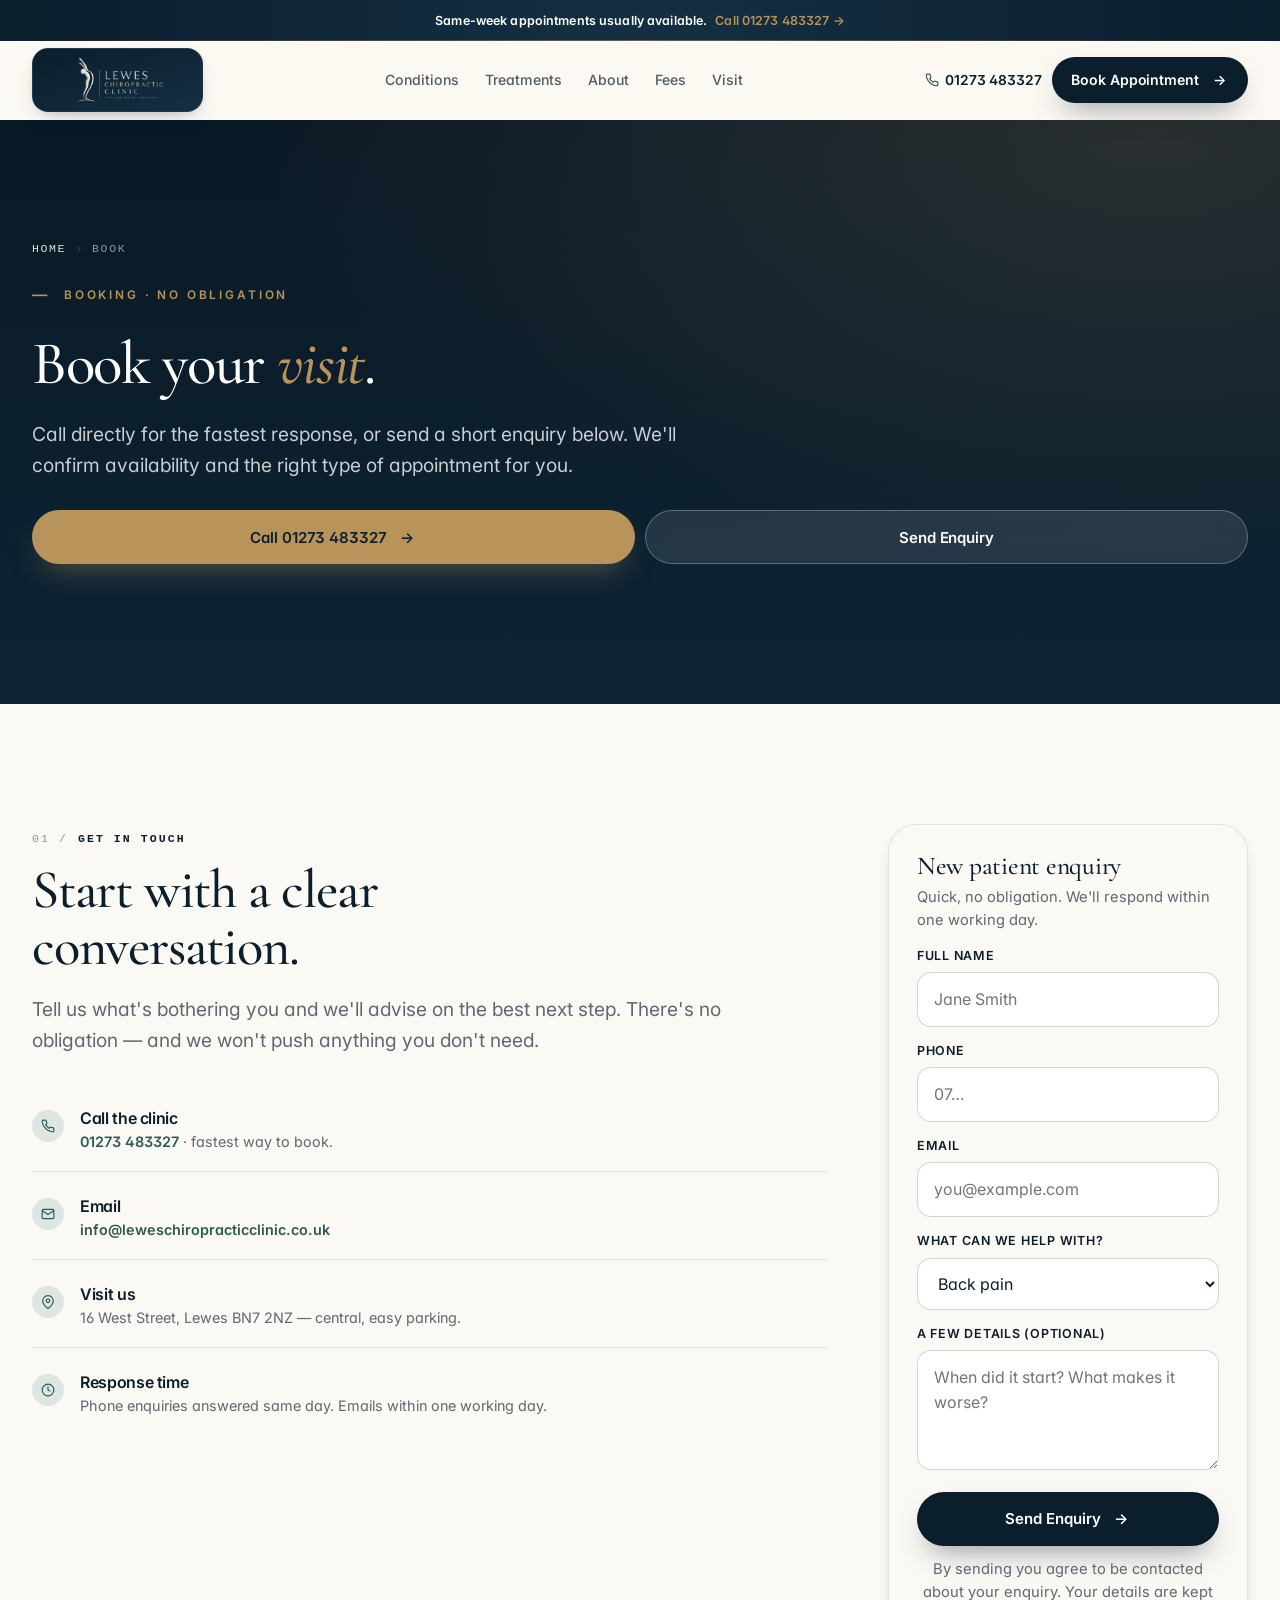
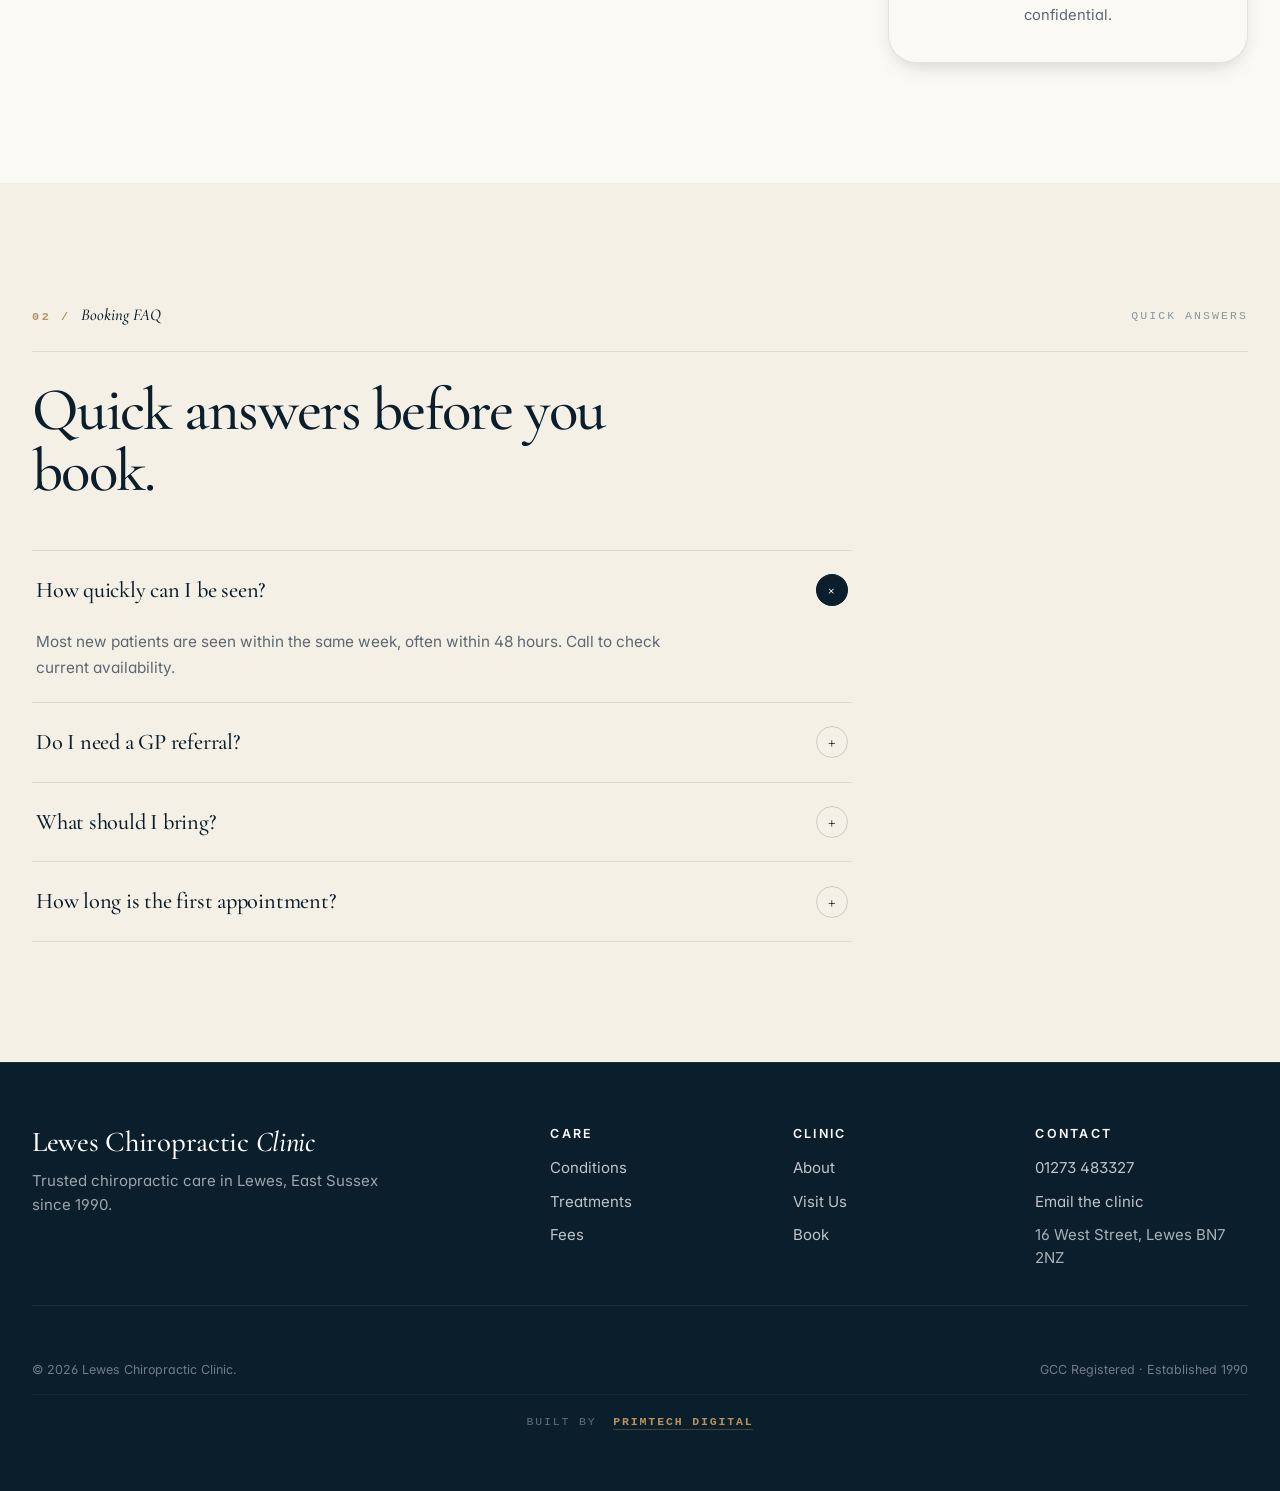
<file: book.html>
<!DOCTYPE html>
<html lang="en">
<head>
<meta charset="UTF-8">
<meta name="viewport" content="width=device-width, initial-scale=1.0, viewport-fit=cover">
<meta name="theme-color" content="#0b1e2c">
<link rel="icon" type="image/png" sizes="32x32" href="assets/favicon-32.png">
<link rel="icon" type="image/png" sizes="512x512" href="assets/favicon.png">
<link rel="apple-touch-icon" sizes="180x180" href="assets/favicon-180.png">
<title>Book a Chiropractic Appointment in Lewes </title>
<meta name="description" content=" Same-week Visits — Lewes Chiropractic">
<!-- SEO:START -->
<link rel="canonical" href="https://reachedbyte.github.io/lewes-chiropractic-clinic/book.html">
<meta name="keywords" content="Book your chiropractic appointment in Lewes. Same-week appointments usually available. Call 01273 483327 or send a quick enquiry online — no GP referral needed.|book chiropractor lewes, chiropractic appointment lewes, same week chiropractor lewes, chiropractor near me booking, lewes chiropractor enquiry">
<meta name="author" content="Lewes Chiropractic Clinic">
<meta name="robots" content="index, follow, max-image-preview:large, max-snippet:-1">
<meta name="geo.region" content="GB-ESX">
<meta name="geo.placename" content="Lewes">
<meta name="geo.position" content="50.873;0.010">
<meta name="ICBM" content="50.873, 0.010">
<meta property="og:type" content="website">
<meta property="og:site_name" content="Lewes Chiropractic Clinic">
<meta property="og:locale" content="en_GB">
<meta property="og:url" content="https://reachedbyte.github.io/lewes-chiropractic-clinic/book.html">
<meta property="og:title" content="Book a Chiropractic Appointment in Lewes ">
<meta property="og:description" content=" Same-week Visits — Lewes Chiropractic">
<meta property="og:image" content="https://reachedbyte.github.io/lewes-chiropractic-clinic/assets/og-image.jpg">
<meta property="og:image:width" content="1200">
<meta property="og:image:height" content="630">
<meta property="og:image:alt" content="Lewes Chiropractic Clinic — established 1990">
<meta name="twitter:card" content="summary_large_image">
<meta name="twitter:title" content="Book a Chiropractic Appointment in Lewes ">
<meta name="twitter:description" content=" Same-week Visits — Lewes Chiropractic">
<meta name="twitter:image" content="https://reachedbyte.github.io/lewes-chiropractic-clinic/assets/og-image.jpg">
<meta name="format-detection" content="telephone=yes">
<!-- SEO:END -->
<link rel="preconnect" href="https://fonts.googleapis.com">
<link rel="preconnect" href="https://fonts.gstatic.com" crossorigin>
<link href="https://fonts.googleapis.com/css2?family=Cormorant+Garamond:ital,wght@0,500;0,600;0,700;1,500;1,600&family=Inter:wght@400;500;600;700&display=swap" rel="stylesheet">
<link rel="stylesheet" href="assets/styles.css?v=7">
<!-- LD:START -->
<script type="application/ld+json">
{
  "@context":"https://schema.org",
  "@type":["LocalBusiness","MedicalBusiness"],
  "@id":"https://reachedbyte.github.io/lewes-chiropractic-clinic/#clinic",
  "name":"Lewes Chiropractic Clinic",
  "alternateName":"Lewes Chiropractic",
  "url":"https://reachedbyte.github.io/lewes-chiropractic-clinic/",
  "logo":"https://reachedbyte.github.io/lewes-chiropractic-clinic/assets/favicon.png",
  "image":"https://reachedbyte.github.io/lewes-chiropractic-clinic/assets/og-image.jpg",
  "telephone":"+44-1273-483327",
  "email":"info@leweschiropracticclinic.co.uk",
  "priceRange":"££",
  "foundingDate":"1990",
  "address":{"@type":"PostalAddress","streetAddress":"16 West Street","addressLocality":"Lewes","addressRegion":"East Sussex","postalCode":"BN7 2NZ","addressCountry":"GB"},
  "geo":{"@type":"GeoCoordinates","latitude":50.873,"longitude":0.010},
  "openingHoursSpecification":[{"@type":"OpeningHoursSpecification","dayOfWeek":["Monday","Tuesday","Wednesday","Thursday","Friday"],"opens":"08:00","closes":"18:00"},{"@type":"OpeningHoursSpecification","dayOfWeek":"Saturday","opens":"09:00","closes":"13:00"}],
  "areaServed":[{"@type":"City","name":"Lewes"},{"@type":"City","name":"Brighton"},{"@type":"City","name":"Eastbourne"},{"@type":"City","name":"Hastings"},{"@type":"City","name":"Ringmer"},{"@type":"AdministrativeArea","name":"East Sussex"},{"@type":"Country","name":"United Kingdom"}],
  "medicalSpecialty":"Chiropractic",
  "availableService":[
    {"@type":"MedicalProcedure","name":"Back Pain Treatment","url":"https://reachedbyte.github.io/lewes-chiropractic-clinic/back-pain.html"},
    {"@type":"MedicalProcedure","name":"Neck Pain Treatment","url":"https://reachedbyte.github.io/lewes-chiropractic-clinic/neck-pain.html"},
    {"@type":"MedicalProcedure","name":"Headache & Migraine Care","url":"https://reachedbyte.github.io/lewes-chiropractic-clinic/headaches-migraine.html"},
    {"@type":"MedicalProcedure","name":"Hip & Knee Care","url":"https://reachedbyte.github.io/lewes-chiropractic-clinic/hip-knees.html"},
    {"@type":"MedicalProcedure","name":"Shoulder & Elbow Care","url":"https://reachedbyte.github.io/lewes-chiropractic-clinic/shoulder-elbow.html"},
    {"@type":"MedicalProcedure","name":"Sports Injury Chiropractic","url":"https://reachedbyte.github.io/lewes-chiropractic-clinic/sports-injuries.html"},
    {"@type":"MedicalProcedure","name":"Pregnancy Chiropractic","url":"https://reachedbyte.github.io/lewes-chiropractic-clinic/pregnancy.html"},
    {"@type":"MedicalProcedure","name":"Posture & Desk Strain Care","url":"https://reachedbyte.github.io/lewes-chiropractic-clinic/posture-desk-strain.html"}
  ],
  "founder":{"@type":"Person","name":"Helle Henriksen","jobTitle":"Doctor of Chiropractic, Certified Chiropractic Sports Physician","alumniOf":"Anglo-European College of Chiropractic"},
  "aggregateRating":{"@type":"AggregateRating","ratingValue":"4.9","reviewCount":"42","bestRating":"5","worstRating":"1"},
  "sameAs":["https://reachedbyte.github.io/lewes-chiropractic-clinic/"]
}
</script>
<script type="application/ld+json">
{
  "@context":"https://schema.org",
  "@type":"WebSite",
  "@id":"https://reachedbyte.github.io/lewes-chiropractic-clinic/#website",
  "url":"https://reachedbyte.github.io/lewes-chiropractic-clinic/",
  "name":"Lewes Chiropractic Clinic",
  "publisher":{"@id":"https://reachedbyte.github.io/lewes-chiropractic-clinic/#clinic"},
  "potentialAction":{"@type":"SearchAction","target":"https://reachedbyte.github.io/lewes-chiropractic-clinic/?s={search_term_string}","query-input":"required name=search_term_string"}
}
</script>
<!-- LD:END -->

</head>
<body>

<div class="topbar">
  <div class="container">
    <strong>Same-week appointments usually available.</strong>
    <a href="tel:+441273483327">Call 01273&nbsp;483327&nbsp;→</a>
  </div>
</div>

<header class="nav" id="nav">
  <div class="container nav-inner">
    <a href="index.html" class="brand">
      <img class="logo-img" src="assets/logo.png" alt="Lewes Chiropractic Clinic — Align · Restore · Thrive">
      <span>
        <span class="brand-title">Lewes Chiropractic</span>
        <span class="brand-sub">Est. 1990 · BN7</span>
      </span>
    </a>
    <nav class="nav-links">
      <a href="conditions.html">Conditions</a>
      <a href="treatments.html">Treatments</a>
      <a href="about.html">About</a>
      <a href="fees.html">Fees</a>
      <a href="visit.html">Visit</a>
    </nav>
    <div class="nav-actions">
      <a class="nav-phone" href="tel:+441273483327">
        <svg width="14" height="14" viewBox="0 0 24 24" fill="none" stroke="currentColor" stroke-width="2"><path d="M22 16.92v3a2 2 0 01-2.18 2 19.79 19.79 0 01-8.63-3.07 19.5 19.5 0 01-6-6 19.79 19.79 0 01-3.07-8.67A2 2 0 014.11 2h3a2 2 0 012 1.72 12.84 12.84 0 00.7 2.81 2 2 0 01-.45 2.11L8.09 9.91a16 16 0 006 6l1.27-1.27a2 2 0 012.11-.45 12.84 12.84 0 002.81.7A2 2 0 0122 16.92z"/></svg>
        01273 483327
      </a>
      <a class="btn btn-primary" href="book.html">Book Appointment <span class="arrow">→</span></a>
    </div>
    <button class="menu-btn" aria-label="Open menu" aria-expanded="false"><span></span></button>
  </div>
  <div class="mobile-menu" id="mobileMenu">
    <div class="container">
      <a href="conditions.html">Conditions <span>01</span></a>
      <a href="treatments.html">Treatments <span>02</span></a>
      <a href="about.html">About <span>03</span></a>
      <a href="fees.html">Fees <span>04</span></a>
      <a href="visit.html">Visit Us <span>05</span></a>
      <div class="mm-actions">
        <a class="btn btn-primary" href="book.html">Book Appointment <span class="arrow">→</span></a>
        <a class="btn btn-outline" href="tel:+441273483327">Call 01273 483327</a>
      </div>
    </div>
  </div>
</header>

<main>

<section class="page-hero">
  <div class="container">
    <div class="breadcrumb">
      <a href="index.html">Home</a>
      <svg width="10" height="10" viewBox="0 0 24 24" fill="none" stroke="currentColor" stroke-width="2"><path d="M9 18l6-6-6-6"/></svg>
      Book
    </div>
    <span class="eyebrow">Booking · No obligation</span>
    <h1>Book your <em>visit</em>.</h1>
    <p class="lead">Call directly for the fastest response, or send a short enquiry below. We'll confirm availability and the right type of appointment for you.</p>
    <div class="hero-actions">
      <a class="btn btn-gold" href="tel:+441273483327">Call 01273 483327 <span class="arrow">→</span></a>
      <a class="btn btn-light" href="#enquiry">Send Enquiry</a>
    </div>
  </div>
</section>

<section class="section">
  <div class="container page-layout">
    <div class="reveal">
      <div class="num" style="margin-bottom:14px">01 / <span>Get in touch</span></div>
      <h2>Start with a clear conversation.</h2>
      <p class="lead">Tell us what's bothering you and we'll advise on the best next step. There's no obligation — and we won't push anything you don't need.</p>

      <div class="feature-list" style="margin-top:36px">
        <div class="feature-row-item">
          <div class="check-mark">
            <svg width="14" height="14" viewBox="0 0 24 24" fill="none" stroke="currentColor" stroke-width="2"><path d="M22 16.92v3a2 2 0 01-2.18 2 19.79 19.79 0 01-8.63-3.07 19.5 19.5 0 01-6-6 19.79 19.79 0 01-3.07-8.67A2 2 0 014.11 2h3a2 2 0 012 1.72 12.84 12.84 0 00.7 2.81 2 2 0 01-.45 2.11L8.09 9.91a16 16 0 006 6l1.27-1.27a2 2 0 012.11-.45 12.84 12.84 0 002.81.7A2 2 0 0122 16.92z"/></svg>
          </div>
          <div>
            <h4>Call the clinic</h4>
            <p><a href="tel:+441273483327" style="color:var(--sage);font-weight:600">01273 483327</a> · fastest way to book.</p>
          </div>
        </div>
        <div class="feature-row-item">
          <div class="check-mark">
            <svg width="14" height="14" viewBox="0 0 24 24" fill="none" stroke="currentColor" stroke-width="2"><path d="M4 4h16c1.1 0 2 .9 2 2v12c0 1.1-.9 2-2 2H4c-1.1 0-2-.9-2-2V6c0-1.1.9-2 2-2z"/><path d="M22 6l-10 7L2 6"/></svg>
          </div>
          <div>
            <h4>Email</h4>
            <p><a href="mailto:info@leweschiropracticclinic.co.uk" style="color:var(--sage);font-weight:600">info@leweschiropracticclinic.co.uk</a></p>
          </div>
        </div>
        <div class="feature-row-item">
          <div class="check-mark">
            <svg width="14" height="14" viewBox="0 0 24 24" fill="none" stroke="currentColor" stroke-width="2"><path d="M21 10c0 7-9 13-9 13S3 17 3 10a9 9 0 1118 0z"/><circle cx="12" cy="10" r="3"/></svg>
          </div>
          <div>
            <h4>Visit us</h4>
            <p>16 West Street, Lewes BN7 2NZ — central, easy parking.</p>
          </div>
        </div>
        <div class="feature-row-item">
          <div class="check-mark">
            <svg width="14" height="14" viewBox="0 0 24 24" fill="none" stroke="currentColor" stroke-width="2"><circle cx="12" cy="12" r="10"/><path d="M12 6v6l4 2"/></svg>
          </div>
          <div>
            <h4>Response time</h4>
            <p>Phone enquiries answered same day. Emails within one working day.</p>
          </div>
        </div>
      </div>
    </div>

    <form id="enquiry" class="form reveal" onsubmit="event.preventDefault();document.querySelector('#formNote').textContent='Thank you — we\'ll be in touch shortly to confirm your appointment.';this.reset();">
      <h3 style="font-family:var(--serif);font-weight:500">New patient enquiry</h3>
      <p>Quick, no obligation. We'll respond within one working day.</p>
      <div class="field"><label>Full name</label><input required placeholder="Jane Smith"></div>
      <div class="field"><label>Phone</label><input required type="tel" placeholder="07…"></div>
      <div class="field"><label>Email</label><input type="email" placeholder="you@example.com"></div>
      <div class="field">
        <label>What can we help with?</label>
        <select>
          <option>Back pain</option>
          <option>Neck pain</option>
          <option>Headaches / migraine</option>
          <option>Hip / knee</option>
          <option>Shoulder / elbow</option>
          <option>Sports injury</option>
          <option>Pregnancy</option>
          <option>Posture / desk strain</option>
          <option>Something else</option>
        </select>
      </div>
      <div class="field"><label>A few details (optional)</label><textarea placeholder="When did it start? What makes it worse?"></textarea></div>
      <button class="btn btn-primary" type="submit">Send Enquiry <span class="arrow">→</span></button>
      <p class="form-note">By sending you agree to be contacted about your enquiry. Your details are kept confidential.</p>
      <p id="formNote" style="margin-top:8px;color:var(--sage);font-weight:600;text-align:center"></p>
    </form>
  </div>
</section>

<section class="section bg-bone">
  <div class="container">
    <div class="s-head reveal">
      <div class="meta-row">
        <div class="num">02 / <span>Booking FAQ</span></div>
        <div class="meta-side">Quick answers</div>
      </div>
      <h2>Quick answers before you book.</h2>
    </div>
    <div class="faq-list" style="max-width:820px">
      <div class="faq-item active">
        <button class="faq-q" type="button"><span>How quickly can I be seen?</span><span class="faq-icon">+</span></button>
        <div class="faq-a"><p>Most new patients are seen within the same week, often within 48 hours. Call to check current availability.</p></div>
      </div>
      <div class="faq-item">
        <button class="faq-q" type="button"><span>Do I need a GP referral?</span><span class="faq-icon">+</span></button>
        <div class="faq-a"><p>No. You can book directly without a referral.</p></div>
      </div>
      <div class="faq-item">
        <button class="faq-q" type="button"><span>What should I bring?</span><span class="faq-icon">+</span></button>
        <div class="faq-a"><p>Comfortable clothing and any relevant scans, reports or medication notes you have. That's it.</p></div>
      </div>
      <div class="faq-item">
        <button class="faq-q" type="button"><span>How long is the first appointment?</span><span class="faq-icon">+</span></button>
        <div class="faq-a"><p>Allow around 45 minutes for a thorough assessment, explanation and (where appropriate) initial treatment.</p></div>
      </div>
    </div>
  </div>
</section>

</main>

<footer class="footer">
  <div class="container">
    <div class="footer-top">
      <div class="footer-brand">
        <h3>Lewes Chiropractic <em>Clinic</em></h3>
        <p>Trusted chiropractic care in Lewes, East Sussex since 1990.</p>
      </div>
      <div class="footer-grid">
        <div>
          <h4>Care</h4>
          <ul>
            <li><a href="conditions.html">Conditions</a></li>
            <li><a href="treatments.html">Treatments</a></li>
            <li><a href="fees.html">Fees</a></li>
          </ul>
        </div>
        <div>
          <h4>Clinic</h4>
          <ul>
            <li><a href="about.html">About</a></li>
            <li><a href="visit.html">Visit Us</a></li>
            <li><a href="book.html">Book</a></li>
          </ul>
        </div>
        <div>
          <h4>Contact</h4>
          <ul>
            <li><a href="tel:+441273483327">01273 483327</a></li>
            <li><a href="mailto:info@leweschiropracticclinic.co.uk">Email the clinic</a></li>
            <li>16 West Street, Lewes BN7 2NZ</li>
          </ul>
        </div>
      </div>
    </div>
    <div class="footer-bottom">
      <span>© <span id="year"></span> Lewes Chiropractic Clinic.</span>
      <span>GCC Registered · Established 1990</span></div>
    <div class="built-by"><span>Built by</span> <a href="https://primtechdigital.com" target="_blank" rel="noopener">Primtech Digital</a></div>
  </div>
</footer>

<div class="mobile-cta">
  <a class="btn btn-outline" href="tel:+441273483327">Call</a>
  <a class="btn btn-primary" href="#enquiry" onclick="document.querySelector('#enquiry input').focus();"><span class="full">Send Enquiry</span><span class="short">Enquire</span> <span class="arrow">→</span></a>
</div>

<script src="assets/script.js?v=7"></script>
</body>
</html>
</file>
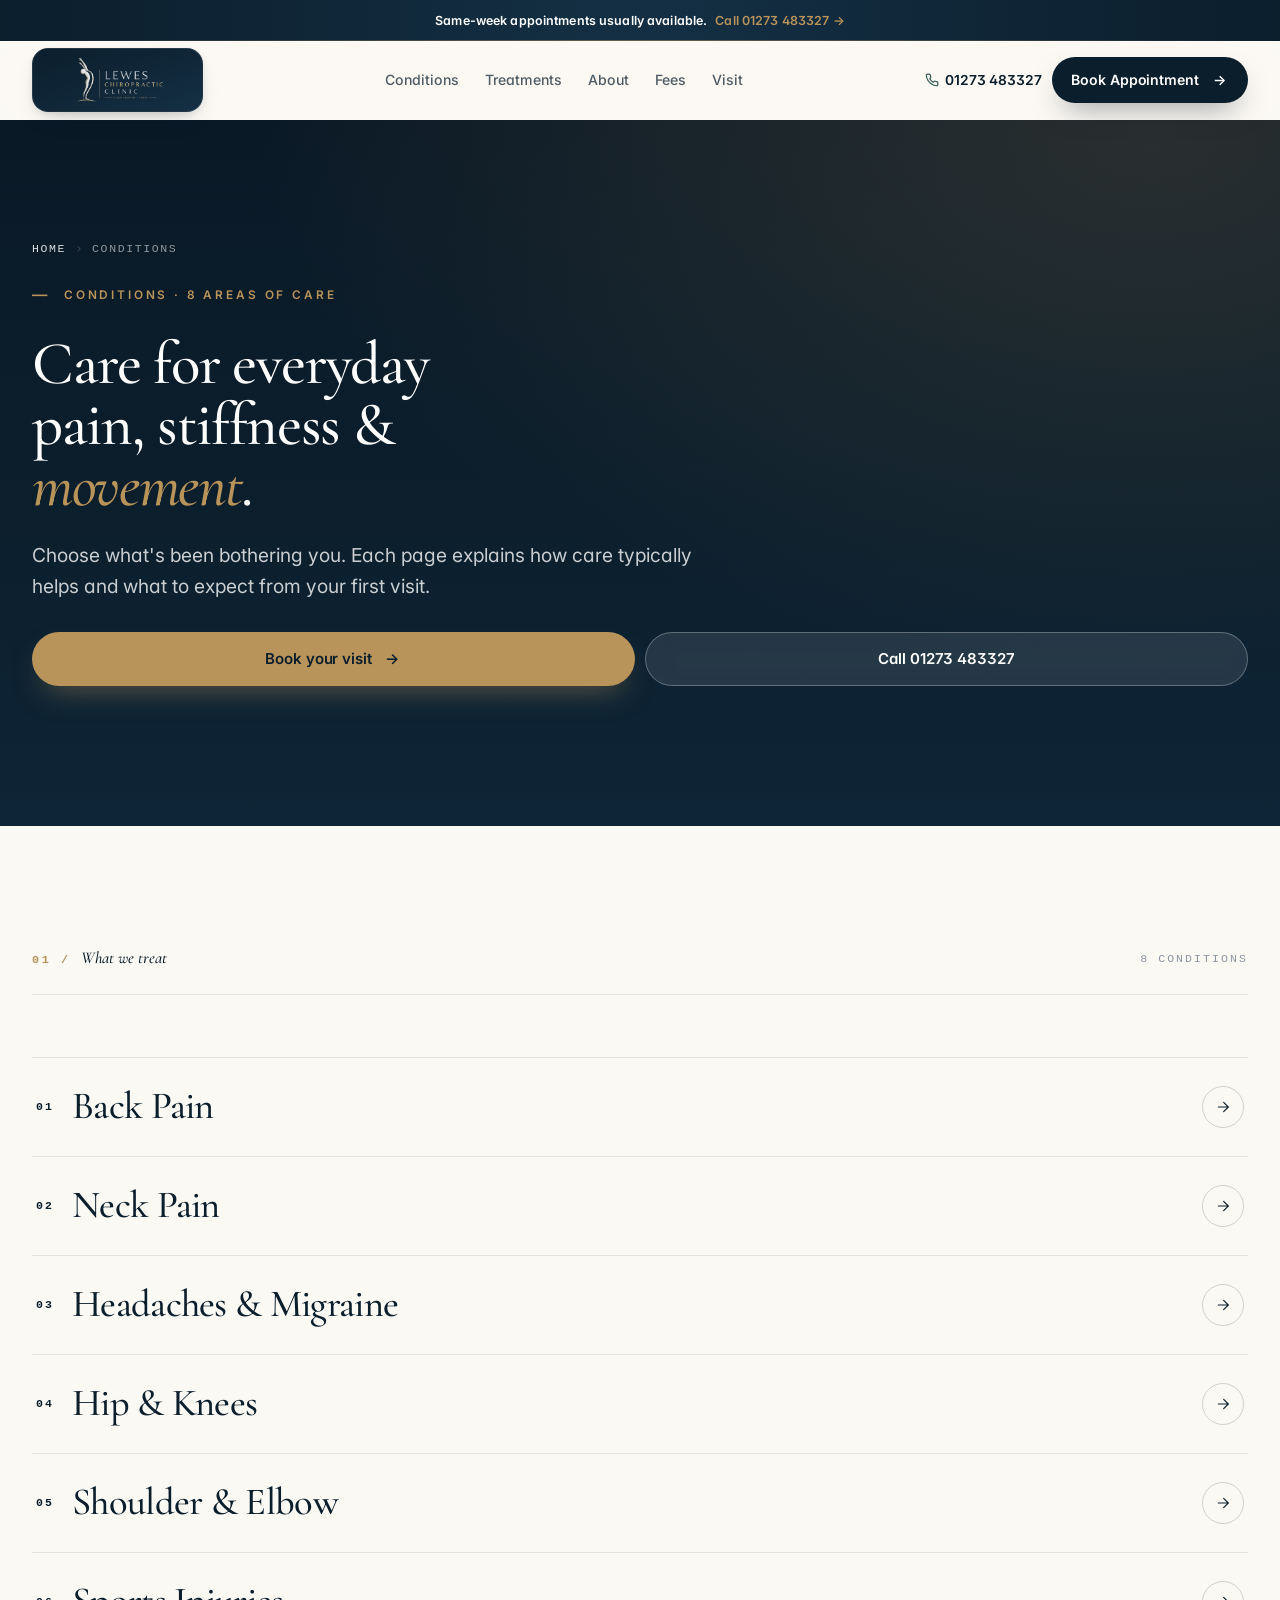
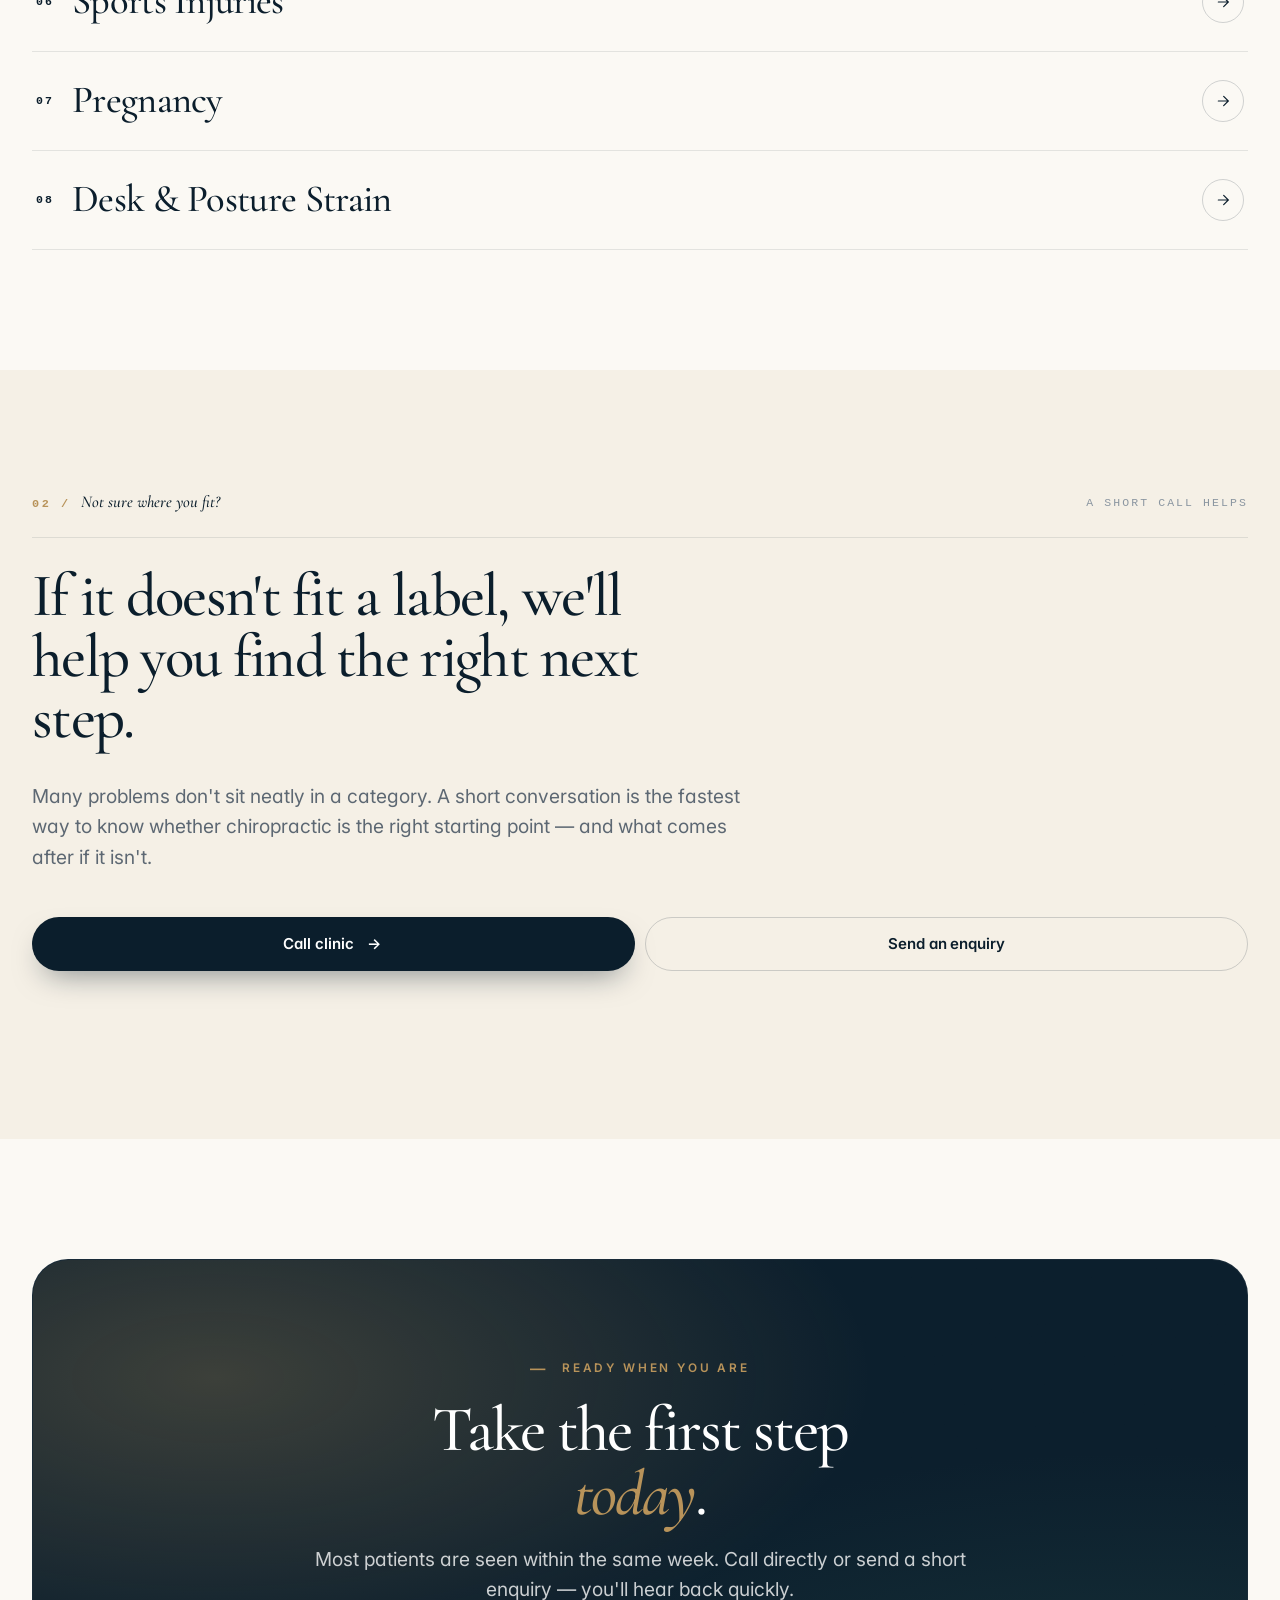
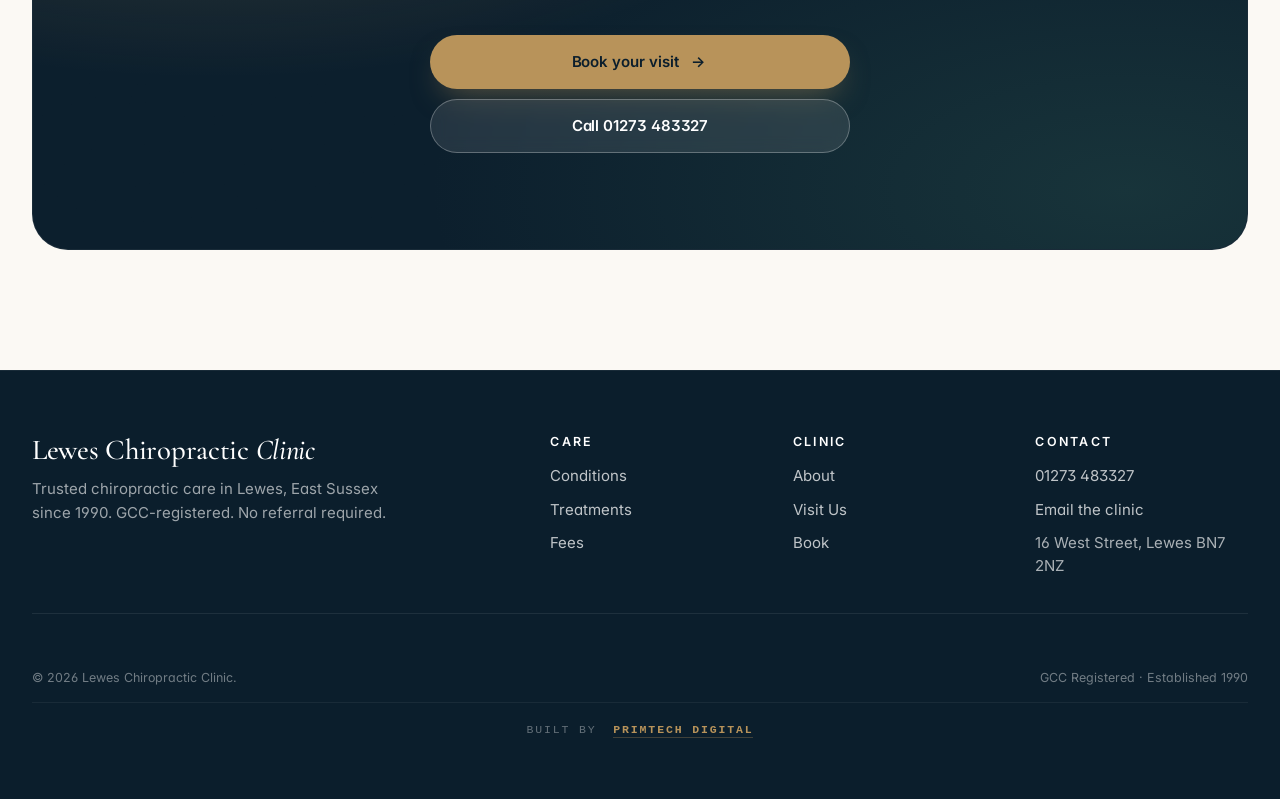
<file: conditions.html>
<!DOCTYPE html>
<html lang="en">
<head>
<meta charset="UTF-8">
<meta name="viewport" content="width=device-width, initial-scale=1.0, viewport-fit=cover">
<meta name="theme-color" content="#0b1e2c">
<link rel="icon" type="image/png" sizes="32x32" href="assets/favicon-32.png">
<link rel="icon" type="image/png" sizes="512x512" href="assets/favicon.png">
<link rel="apple-touch-icon" sizes="180x180" href="assets/favicon-180.png">
<title>Conditions Treated — Chiropractor Lewes </title>
<meta name="description" content=" Back, Neck, Headaches, Sports Injuries">
<!-- SEO:START -->
<link rel="canonical" href="https://reachedbyte.github.io/lewes-chiropractic-clinic/conditions.html">
<meta name="keywords" content="Chiropractic care in Lewes for back pain, neck pain, headaches & migraine, hip & knee, shoulder & elbow, sports injuries, pregnancy and posture strain. Book today.|chiropractor lewes conditions, back pain treatment lewes, neck pain treatment lewes, headache chiropractor lewes, sports injury chiropractor lewes">
<meta name="author" content="Lewes Chiropractic Clinic">
<meta name="robots" content="index, follow, max-image-preview:large, max-snippet:-1">
<meta name="geo.region" content="GB-ESX">
<meta name="geo.placename" content="Lewes">
<meta name="geo.position" content="50.873;0.010">
<meta name="ICBM" content="50.873, 0.010">
<meta property="og:type" content="website">
<meta property="og:site_name" content="Lewes Chiropractic Clinic">
<meta property="og:locale" content="en_GB">
<meta property="og:url" content="https://reachedbyte.github.io/lewes-chiropractic-clinic/conditions.html">
<meta property="og:title" content="Conditions Treated — Chiropractor Lewes ">
<meta property="og:description" content=" Back, Neck, Headaches, Sports Injuries">
<meta property="og:image" content="https://reachedbyte.github.io/lewes-chiropractic-clinic/assets/og-image.jpg">
<meta property="og:image:width" content="1200">
<meta property="og:image:height" content="630">
<meta property="og:image:alt" content="Lewes Chiropractic Clinic — established 1990">
<meta name="twitter:card" content="summary_large_image">
<meta name="twitter:title" content="Conditions Treated — Chiropractor Lewes ">
<meta name="twitter:description" content=" Back, Neck, Headaches, Sports Injuries">
<meta name="twitter:image" content="https://reachedbyte.github.io/lewes-chiropractic-clinic/assets/og-image.jpg">
<meta name="format-detection" content="telephone=yes">
<!-- SEO:END -->
<link rel="preconnect" href="https://fonts.googleapis.com">
<link rel="preconnect" href="https://fonts.gstatic.com" crossorigin>
<link href="https://fonts.googleapis.com/css2?family=Cormorant+Garamond:ital,wght@0,500;0,600;0,700;1,500;1,600&family=Inter:wght@400;500;600;700&display=swap" rel="stylesheet">
<link rel="stylesheet" href="assets/styles.css?v=7">
<!-- LD:START -->
<script type="application/ld+json">
{
  "@context":"https://schema.org",
  "@type":["LocalBusiness","MedicalBusiness"],
  "@id":"https://reachedbyte.github.io/lewes-chiropractic-clinic/#clinic",
  "name":"Lewes Chiropractic Clinic",
  "alternateName":"Lewes Chiropractic",
  "url":"https://reachedbyte.github.io/lewes-chiropractic-clinic/",
  "logo":"https://reachedbyte.github.io/lewes-chiropractic-clinic/assets/favicon.png",
  "image":"https://reachedbyte.github.io/lewes-chiropractic-clinic/assets/og-image.jpg",
  "telephone":"+44-1273-483327",
  "email":"info@leweschiropracticclinic.co.uk",
  "priceRange":"££",
  "foundingDate":"1990",
  "address":{"@type":"PostalAddress","streetAddress":"16 West Street","addressLocality":"Lewes","addressRegion":"East Sussex","postalCode":"BN7 2NZ","addressCountry":"GB"},
  "geo":{"@type":"GeoCoordinates","latitude":50.873,"longitude":0.010},
  "openingHoursSpecification":[{"@type":"OpeningHoursSpecification","dayOfWeek":["Monday","Tuesday","Wednesday","Thursday","Friday"],"opens":"08:00","closes":"18:00"},{"@type":"OpeningHoursSpecification","dayOfWeek":"Saturday","opens":"09:00","closes":"13:00"}],
  "areaServed":[{"@type":"City","name":"Lewes"},{"@type":"City","name":"Brighton"},{"@type":"City","name":"Eastbourne"},{"@type":"City","name":"Hastings"},{"@type":"City","name":"Ringmer"},{"@type":"AdministrativeArea","name":"East Sussex"},{"@type":"Country","name":"United Kingdom"}],
  "medicalSpecialty":"Chiropractic",
  "availableService":[
    {"@type":"MedicalProcedure","name":"Back Pain Treatment","url":"https://reachedbyte.github.io/lewes-chiropractic-clinic/back-pain.html"},
    {"@type":"MedicalProcedure","name":"Neck Pain Treatment","url":"https://reachedbyte.github.io/lewes-chiropractic-clinic/neck-pain.html"},
    {"@type":"MedicalProcedure","name":"Headache & Migraine Care","url":"https://reachedbyte.github.io/lewes-chiropractic-clinic/headaches-migraine.html"},
    {"@type":"MedicalProcedure","name":"Hip & Knee Care","url":"https://reachedbyte.github.io/lewes-chiropractic-clinic/hip-knees.html"},
    {"@type":"MedicalProcedure","name":"Shoulder & Elbow Care","url":"https://reachedbyte.github.io/lewes-chiropractic-clinic/shoulder-elbow.html"},
    {"@type":"MedicalProcedure","name":"Sports Injury Chiropractic","url":"https://reachedbyte.github.io/lewes-chiropractic-clinic/sports-injuries.html"},
    {"@type":"MedicalProcedure","name":"Pregnancy Chiropractic","url":"https://reachedbyte.github.io/lewes-chiropractic-clinic/pregnancy.html"},
    {"@type":"MedicalProcedure","name":"Posture & Desk Strain Care","url":"https://reachedbyte.github.io/lewes-chiropractic-clinic/posture-desk-strain.html"}
  ],
  "founder":{"@type":"Person","name":"Helle Henriksen","jobTitle":"Doctor of Chiropractic, Certified Chiropractic Sports Physician","alumniOf":"Anglo-European College of Chiropractic"},
  "aggregateRating":{"@type":"AggregateRating","ratingValue":"4.9","reviewCount":"42","bestRating":"5","worstRating":"1"},
  "sameAs":["https://reachedbyte.github.io/lewes-chiropractic-clinic/"]
}
</script>
<script type="application/ld+json">
{
  "@context":"https://schema.org",
  "@type":"WebSite",
  "@id":"https://reachedbyte.github.io/lewes-chiropractic-clinic/#website",
  "url":"https://reachedbyte.github.io/lewes-chiropractic-clinic/",
  "name":"Lewes Chiropractic Clinic",
  "publisher":{"@id":"https://reachedbyte.github.io/lewes-chiropractic-clinic/#clinic"},
  "potentialAction":{"@type":"SearchAction","target":"https://reachedbyte.github.io/lewes-chiropractic-clinic/?s={search_term_string}","query-input":"required name=search_term_string"}
}
</script>
<!-- LD:END -->

</head>
<body>

<div class="topbar"><div class="container"><strong>Same-week appointments usually available.</strong> <a href="tel:+441273483327">Call 01273&nbsp;483327&nbsp;→</a></div></div>

<header class="nav" id="nav">
  <div class="container nav-inner">
    <a href="index.html" class="brand">
      <img class="logo-img" src="assets/logo.png" alt="Lewes Chiropractic Clinic — Align · Restore · Thrive">
      <span><span class="brand-title">Lewes Chiropractic</span><span class="brand-sub">Est. 1990 · BN7</span></span>
    </a>
    <nav class="nav-links">
      <a href="conditions.html">Conditions</a><a href="treatments.html">Treatments</a><a href="about.html">About</a><a href="fees.html">Fees</a><a href="visit.html">Visit</a>
    </nav>
    <div class="nav-actions">
      <a class="nav-phone" href="tel:+441273483327"><svg width="14" height="14" viewBox="0 0 24 24" fill="none" stroke="currentColor" stroke-width="2"><path d="M22 16.92v3a2 2 0 01-2.18 2 19.79 19.79 0 01-8.63-3.07 19.5 19.5 0 01-6-6 19.79 19.79 0 01-3.07-8.67A2 2 0 014.11 2h3a2 2 0 012 1.72 12.84 12.84 0 00.7 2.81 2 2 0 01-.45 2.11L8.09 9.91a16 16 0 006 6l1.27-1.27a2 2 0 012.11-.45 12.84 12.84 0 002.81.7A2 2 0 0122 16.92z"/></svg>01273 483327</a>
      <a class="btn btn-primary" href="book.html">Book Appointment <span class="arrow">→</span></a>
    </div>
    <button class="menu-btn" aria-label="Open menu" aria-expanded="false"><span></span></button>
  </div>
  <div class="mobile-menu" id="mobileMenu"><div class="container">
    <a href="conditions.html">Conditions <span>01</span></a>
    <a href="treatments.html">Treatments <span>02</span></a>
    <a href="about.html">About <span>03</span></a>
    <a href="fees.html">Fees <span>04</span></a>
    <a href="visit.html">Visit Us <span>05</span></a>
    <div class="mm-actions">
      <a class="btn btn-primary" href="book.html">Book Appointment <span class="arrow">→</span></a>
      <a class="btn btn-outline" href="tel:+441273483327">Call 01273 483327</a>
    </div>
  </div></div>
</header>

<main>

<section class="page-hero">
  <div class="container">
    <div class="breadcrumb">
      <a href="index.html">Home</a>
      <svg width="10" height="10" viewBox="0 0 24 24" fill="none" stroke="currentColor" stroke-width="2"><path d="M9 18l6-6-6-6"/></svg>
      Conditions
    </div>
    <span class="eyebrow">Conditions · 8 areas of care</span>
    <h1>Care for everyday pain, stiffness &amp; <em>movement</em>.</h1>
    <p class="lead">Choose what's been bothering you. Each page explains how care typically helps and what to expect from your first visit.</p>
    <div class="hero-actions">
      <a class="btn btn-gold" href="book.html">Book your visit <span class="arrow">→</span></a>
      <a class="btn btn-light" href="tel:+441273483327">Call 01273 483327</a>
    </div>
  </div>
</section>

<section class="section">
  <div class="container">
    <div class="s-head reveal">
      <div class="meta-row">
        <div class="num">01 / <span>What we treat</span></div>
        <div class="meta-side">8 conditions</div>
      </div>
    </div>
    <div class="conditions">
      <a href="back-pain.html" class="condition-item reveal">
        <div class="num"><span>01</span></div>
        <div><h3>Back Pain</h3></div>
        <div class="arrow"><svg width="16" height="16" viewBox="0 0 24 24" fill="none" stroke="currentColor" stroke-width="1.8" stroke-linecap="round"><path d="M5 12h14M13 5l7 7-7 7"/></svg></div>
      </a>
      <a href="neck-pain.html" class="condition-item reveal">
        <div class="num"><span>02</span></div>
        <div><h3>Neck Pain</h3></div>
        <div class="arrow"><svg width="16" height="16" viewBox="0 0 24 24" fill="none" stroke="currentColor" stroke-width="1.8" stroke-linecap="round"><path d="M5 12h14M13 5l7 7-7 7"/></svg></div>
      </a>
      <a href="headaches-migraine.html" class="condition-item reveal">
        <div class="num"><span>03</span></div>
        <div><h3>Headaches &amp; Migraine</h3></div>
        <div class="arrow"><svg width="16" height="16" viewBox="0 0 24 24" fill="none" stroke="currentColor" stroke-width="1.8" stroke-linecap="round"><path d="M5 12h14M13 5l7 7-7 7"/></svg></div>
      </a>
      <a href="hip-knees.html" class="condition-item reveal">
        <div class="num"><span>04</span></div>
        <div><h3>Hip &amp; Knees</h3></div>
        <div class="arrow"><svg width="16" height="16" viewBox="0 0 24 24" fill="none" stroke="currentColor" stroke-width="1.8" stroke-linecap="round"><path d="M5 12h14M13 5l7 7-7 7"/></svg></div>
      </a>
      <a href="shoulder-elbow.html" class="condition-item reveal">
        <div class="num"><span>05</span></div>
        <div><h3>Shoulder &amp; Elbow</h3></div>
        <div class="arrow"><svg width="16" height="16" viewBox="0 0 24 24" fill="none" stroke="currentColor" stroke-width="1.8" stroke-linecap="round"><path d="M5 12h14M13 5l7 7-7 7"/></svg></div>
      </a>
      <a href="sports-injuries.html" class="condition-item reveal">
        <div class="num"><span>06</span></div>
        <div><h3>Sports Injuries</h3></div>
        <div class="arrow"><svg width="16" height="16" viewBox="0 0 24 24" fill="none" stroke="currentColor" stroke-width="1.8" stroke-linecap="round"><path d="M5 12h14M13 5l7 7-7 7"/></svg></div>
      </a>
      <a href="pregnancy.html" class="condition-item reveal">
        <div class="num"><span>07</span></div>
        <div><h3>Pregnancy</h3></div>
        <div class="arrow"><svg width="16" height="16" viewBox="0 0 24 24" fill="none" stroke="currentColor" stroke-width="1.8" stroke-linecap="round"><path d="M5 12h14M13 5l7 7-7 7"/></svg></div>
      </a>
      <a href="posture-desk-strain.html" class="condition-item reveal">
        <div class="num"><span>08</span></div>
        <div><h3>Desk &amp; Posture Strain</h3></div>
        <div class="arrow"><svg width="16" height="16" viewBox="0 0 24 24" fill="none" stroke="currentColor" stroke-width="1.8" stroke-linecap="round"><path d="M5 12h14M13 5l7 7-7 7"/></svg></div>
      </a>
    </div>
  </div>
</section>

<section class="section bg-bone">
  <div class="container">
    <div class="s-head reveal">
      <div class="meta-row">
        <div class="num">02 / <span>Not sure where you fit?</span></div>
        <div class="meta-side">A short call helps</div>
      </div>
      <h2>If it doesn't fit a label, we'll help you find the right next step.</h2>
      <p class="lead">Many problems don't sit neatly in a category. A short conversation is the fastest way to know whether chiropractic is the right starting point — and what comes after if it isn't.</p>
      <div class="hero-actions">
        <a class="btn btn-primary" href="tel:+441273483327">Call clinic <span class="arrow">→</span></a>
        <a class="btn btn-outline" href="book.html">Send an enquiry</a>
      </div>
    </div>
  </div>
</section>

<section class="section">
  <div class="container">
    <div class="final-cta reveal">
      <span class="eyebrow">Ready when you are</span>
      <h2>Take the first step <em>today</em>.</h2>
      <p class="lead">Most patients are seen within the same week. Call directly or send a short enquiry — you'll hear back quickly.</p>
      <div class="hero-actions">
        <a href="book.html" class="btn btn-gold">Book your visit <span class="arrow">→</span></a>
        <a href="tel:+441273483327" class="btn btn-light">Call 01273 483327</a>
      </div>
    </div>
  </div>
</section>

</main>

<footer class="footer">
  <div class="container">
    <div class="footer-top">
      <div class="footer-brand">
        <h3>Lewes Chiropractic <em>Clinic</em></h3>
        <p>Trusted chiropractic care in Lewes, East Sussex since 1990. GCC-registered. No referral required.</p>
      </div>
      <div class="footer-grid">
        <div><h4>Care</h4><ul><li><a href="conditions.html">Conditions</a></li><li><a href="treatments.html">Treatments</a></li><li><a href="fees.html">Fees</a></li></ul></div>
        <div><h4>Clinic</h4><ul><li><a href="about.html">About</a></li><li><a href="visit.html">Visit Us</a></li><li><a href="book.html">Book</a></li></ul></div>
        <div><h4>Contact</h4><ul><li><a href="tel:+441273483327">01273 483327</a></li><li><a href="mailto:info@leweschiropracticclinic.co.uk">Email the clinic</a></li><li>16 West Street, Lewes BN7 2NZ</li></ul></div>
      </div>
    </div>
    <div class="footer-bottom"><span>© <span id="year"></span> Lewes Chiropractic Clinic.</span><span>GCC Registered · Established 1990</span></div>
    <div class="built-by"><span>Built by</span> <a href="https://primtechdigital.com" target="_blank" rel="noopener">Primtech Digital</a></div>
  </div>
</footer>

<div class="mobile-cta">
  <a class="btn btn-outline" href="tel:+441273483327">Call</a>
  <a class="btn btn-primary" href="book.html"><span class="full">Book Appointment</span><span class="short">Book</span> <span class="arrow">→</span></a>
</div>

<script src="assets/script.js?v=7"></script>
</body>
</html>
</file>
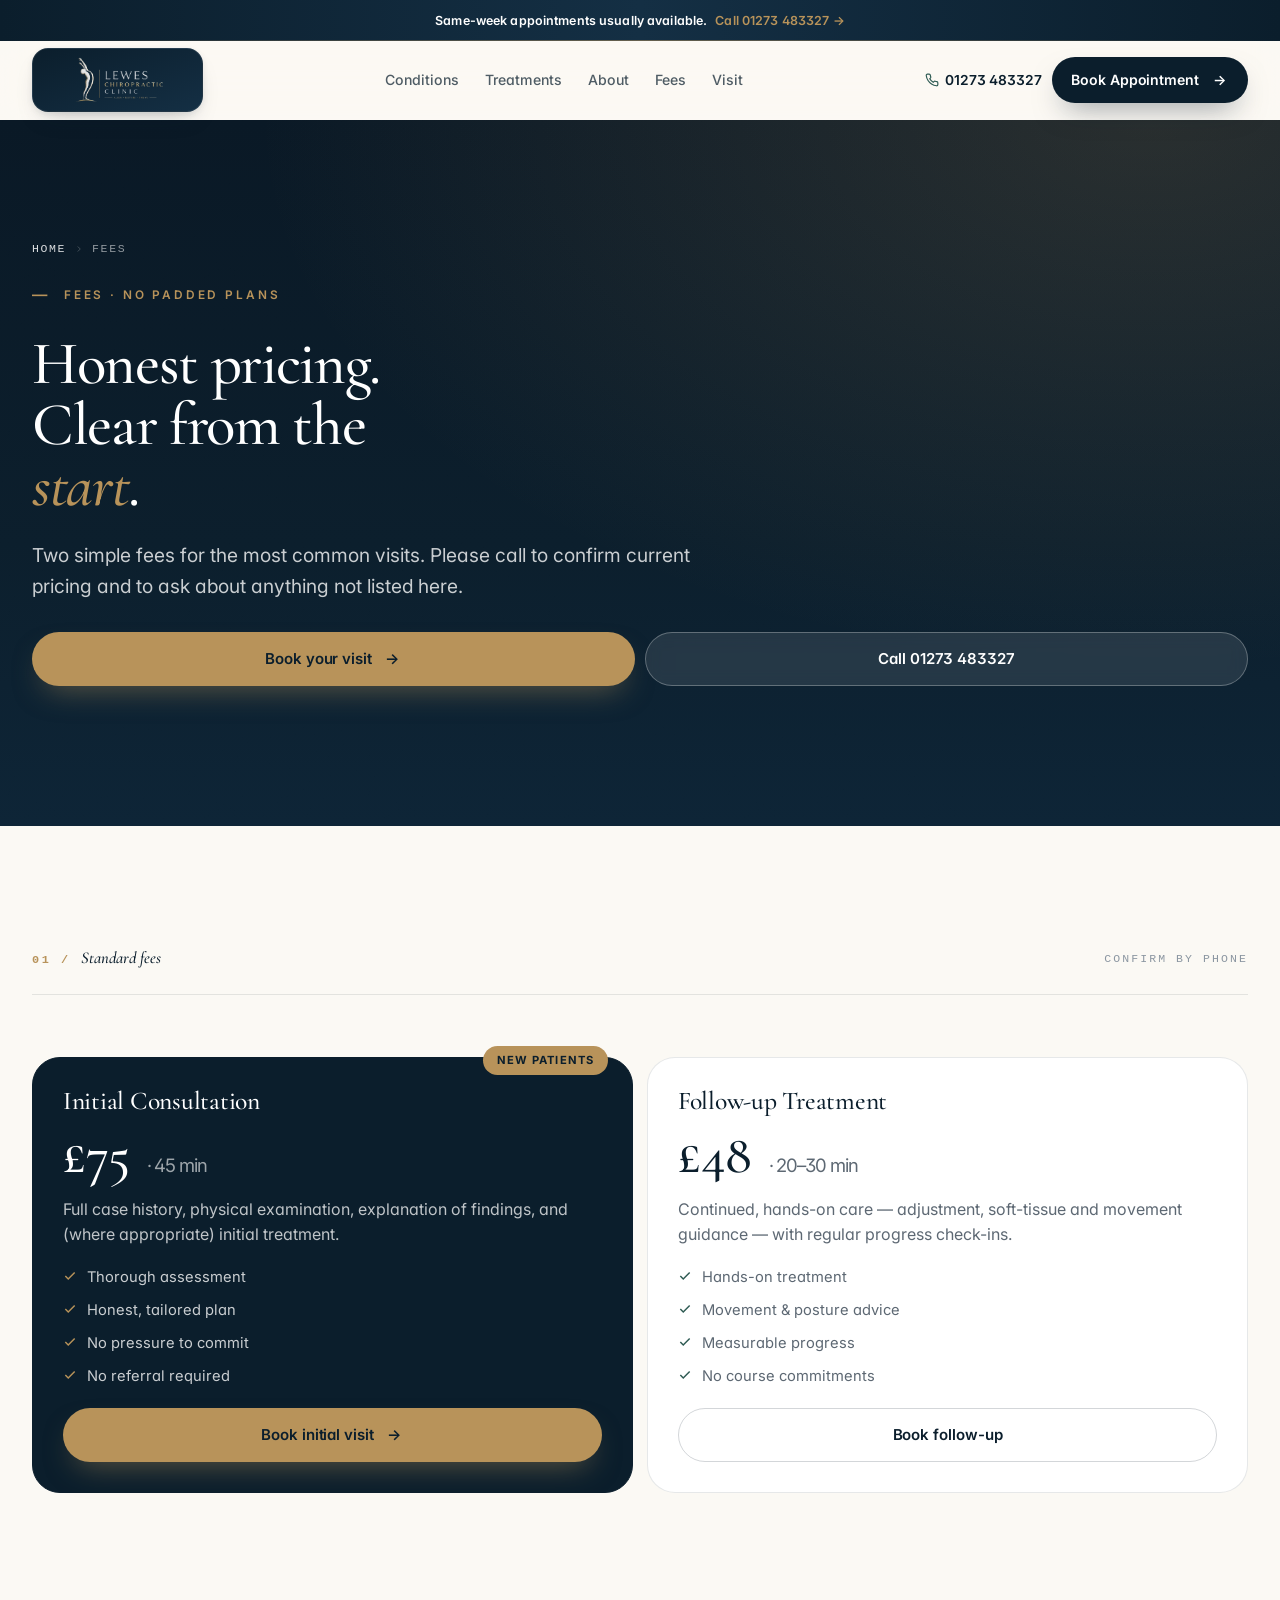
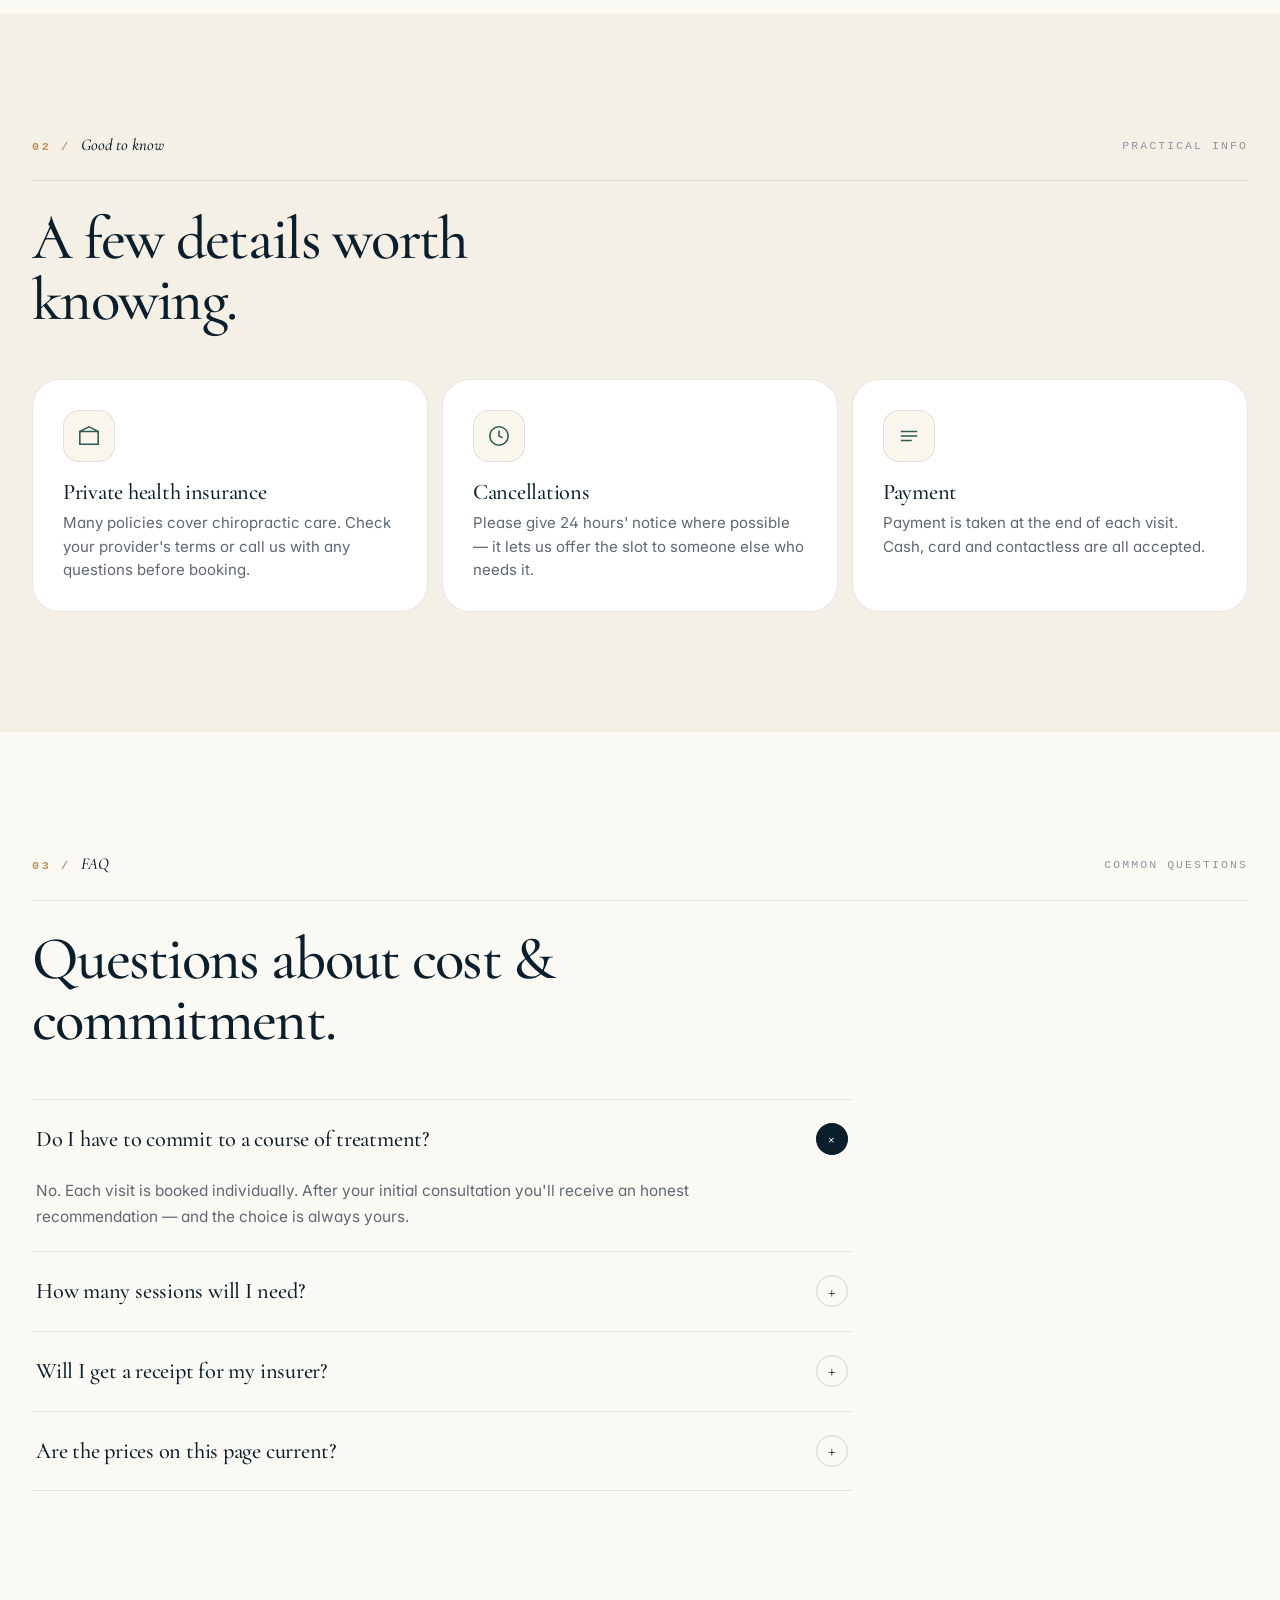
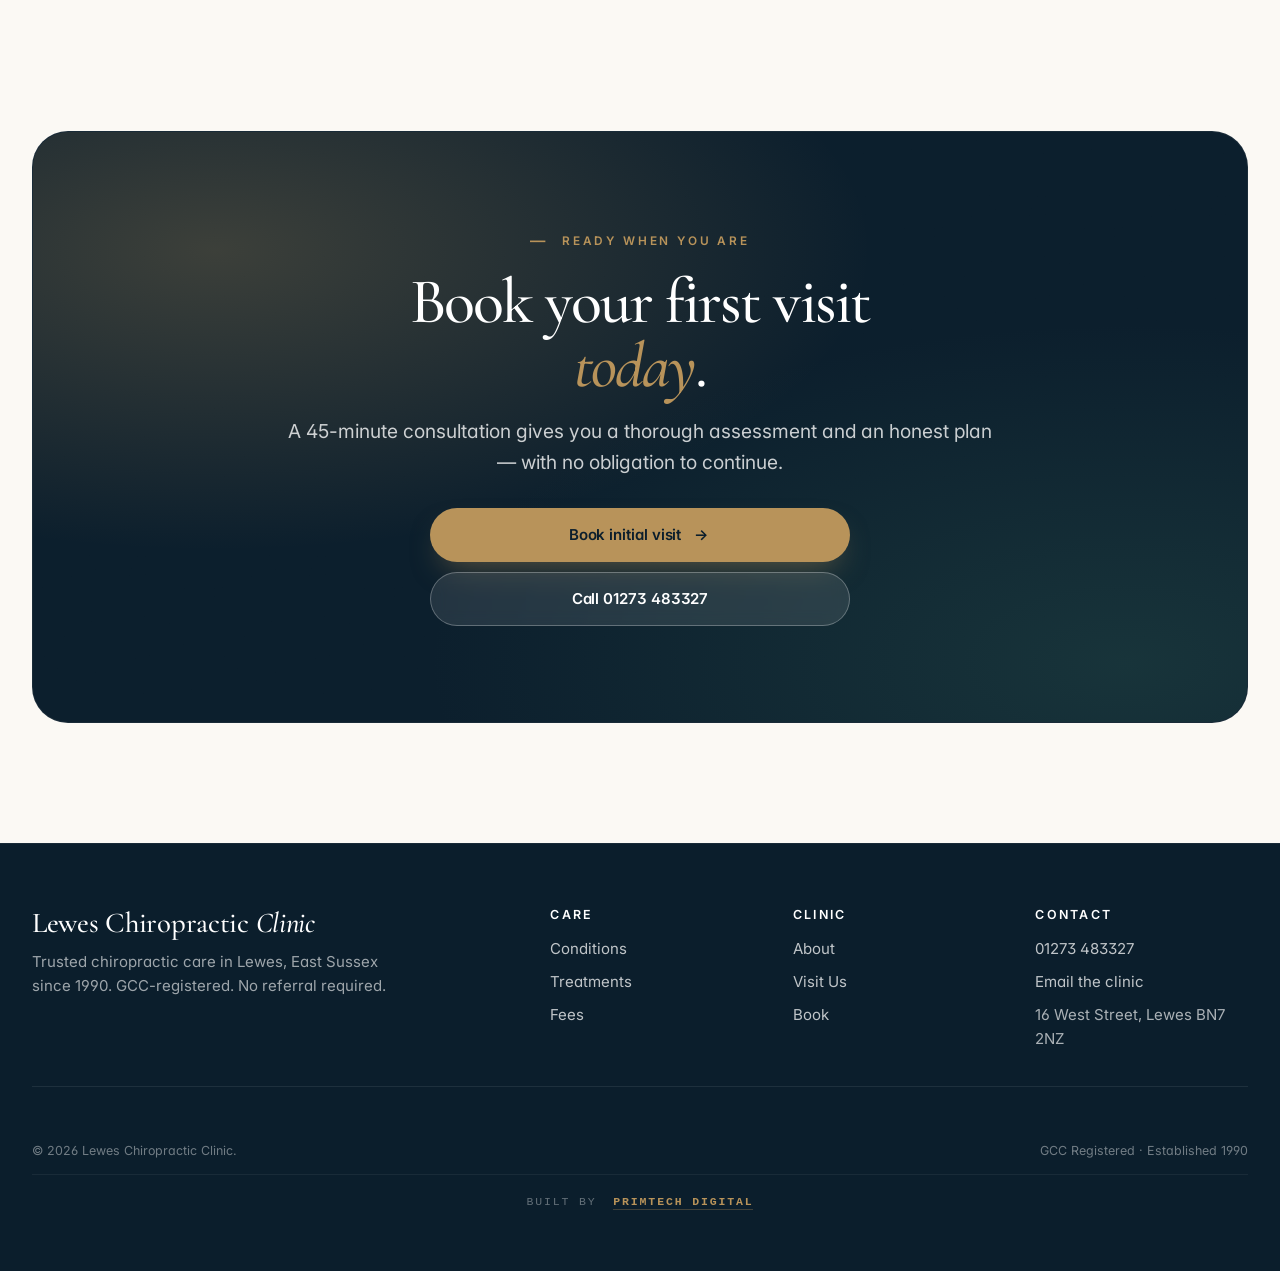
<file: fees.html>
<!DOCTYPE html>
<html lang="en">
<head>
<meta charset="UTF-8">
<meta name="viewport" content="width=device-width, initial-scale=1.0, viewport-fit=cover">
<meta name="theme-color" content="#0b1e2c">
<link rel="icon" type="image/png" sizes="32x32" href="assets/favicon-32.png">
<link rel="icon" type="image/png" sizes="512x512" href="assets/favicon.png">
<link rel="apple-touch-icon" sizes="180x180" href="assets/favicon-180.png">
<title>Chiropractic Fees in Lewes </title>
<meta name="description" content=" Initial £75 · Follow-up £48 — Lewes Chiropractic Clinic">
<!-- SEO:START -->
<link rel="canonical" href="https://reachedbyte.github.io/lewes-chiropractic-clinic/fees.html">
<meta name="keywords" content="Honest, transparent chiropractic pricing in Lewes. Initial consultation £75 (45 min), follow-up £48 (20-30 min). No padded plans, no commitments. GCC-registered.|chiropractor fees lewes, chiropractic prices lewes, chiropractic cost east sussex, lewes chiropractic clinic prices">
<meta name="author" content="Lewes Chiropractic Clinic">
<meta name="robots" content="index, follow, max-image-preview:large, max-snippet:-1">
<meta name="geo.region" content="GB-ESX">
<meta name="geo.placename" content="Lewes">
<meta name="geo.position" content="50.873;0.010">
<meta name="ICBM" content="50.873, 0.010">
<meta property="og:type" content="website">
<meta property="og:site_name" content="Lewes Chiropractic Clinic">
<meta property="og:locale" content="en_GB">
<meta property="og:url" content="https://reachedbyte.github.io/lewes-chiropractic-clinic/fees.html">
<meta property="og:title" content="Chiropractic Fees in Lewes ">
<meta property="og:description" content=" Initial £75 · Follow-up £48 — Lewes Chiropractic Clinic">
<meta property="og:image" content="https://reachedbyte.github.io/lewes-chiropractic-clinic/assets/og-image.jpg">
<meta property="og:image:width" content="1200">
<meta property="og:image:height" content="630">
<meta property="og:image:alt" content="Lewes Chiropractic Clinic — established 1990">
<meta name="twitter:card" content="summary_large_image">
<meta name="twitter:title" content="Chiropractic Fees in Lewes ">
<meta name="twitter:description" content=" Initial £75 · Follow-up £48 — Lewes Chiropractic Clinic">
<meta name="twitter:image" content="https://reachedbyte.github.io/lewes-chiropractic-clinic/assets/og-image.jpg">
<meta name="format-detection" content="telephone=yes">
<!-- SEO:END -->
<link rel="preconnect" href="https://fonts.googleapis.com">
<link rel="preconnect" href="https://fonts.gstatic.com" crossorigin>
<link href="https://fonts.googleapis.com/css2?family=Cormorant+Garamond:ital,wght@0,500;0,600;0,700;1,500;1,600&family=Inter:wght@400;500;600;700&display=swap" rel="stylesheet">
<link rel="stylesheet" href="assets/styles.css?v=7">
<!-- LD:START -->
<script type="application/ld+json">
{
  "@context":"https://schema.org",
  "@type":["LocalBusiness","MedicalBusiness"],
  "@id":"https://reachedbyte.github.io/lewes-chiropractic-clinic/#clinic",
  "name":"Lewes Chiropractic Clinic",
  "alternateName":"Lewes Chiropractic",
  "url":"https://reachedbyte.github.io/lewes-chiropractic-clinic/",
  "logo":"https://reachedbyte.github.io/lewes-chiropractic-clinic/assets/favicon.png",
  "image":"https://reachedbyte.github.io/lewes-chiropractic-clinic/assets/og-image.jpg",
  "telephone":"+44-1273-483327",
  "email":"info@leweschiropracticclinic.co.uk",
  "priceRange":"££",
  "foundingDate":"1990",
  "address":{"@type":"PostalAddress","streetAddress":"16 West Street","addressLocality":"Lewes","addressRegion":"East Sussex","postalCode":"BN7 2NZ","addressCountry":"GB"},
  "geo":{"@type":"GeoCoordinates","latitude":50.873,"longitude":0.010},
  "openingHoursSpecification":[{"@type":"OpeningHoursSpecification","dayOfWeek":["Monday","Tuesday","Wednesday","Thursday","Friday"],"opens":"08:00","closes":"18:00"},{"@type":"OpeningHoursSpecification","dayOfWeek":"Saturday","opens":"09:00","closes":"13:00"}],
  "areaServed":[{"@type":"City","name":"Lewes"},{"@type":"City","name":"Brighton"},{"@type":"City","name":"Eastbourne"},{"@type":"City","name":"Hastings"},{"@type":"City","name":"Ringmer"},{"@type":"AdministrativeArea","name":"East Sussex"},{"@type":"Country","name":"United Kingdom"}],
  "medicalSpecialty":"Chiropractic",
  "availableService":[
    {"@type":"MedicalProcedure","name":"Back Pain Treatment","url":"https://reachedbyte.github.io/lewes-chiropractic-clinic/back-pain.html"},
    {"@type":"MedicalProcedure","name":"Neck Pain Treatment","url":"https://reachedbyte.github.io/lewes-chiropractic-clinic/neck-pain.html"},
    {"@type":"MedicalProcedure","name":"Headache & Migraine Care","url":"https://reachedbyte.github.io/lewes-chiropractic-clinic/headaches-migraine.html"},
    {"@type":"MedicalProcedure","name":"Hip & Knee Care","url":"https://reachedbyte.github.io/lewes-chiropractic-clinic/hip-knees.html"},
    {"@type":"MedicalProcedure","name":"Shoulder & Elbow Care","url":"https://reachedbyte.github.io/lewes-chiropractic-clinic/shoulder-elbow.html"},
    {"@type":"MedicalProcedure","name":"Sports Injury Chiropractic","url":"https://reachedbyte.github.io/lewes-chiropractic-clinic/sports-injuries.html"},
    {"@type":"MedicalProcedure","name":"Pregnancy Chiropractic","url":"https://reachedbyte.github.io/lewes-chiropractic-clinic/pregnancy.html"},
    {"@type":"MedicalProcedure","name":"Posture & Desk Strain Care","url":"https://reachedbyte.github.io/lewes-chiropractic-clinic/posture-desk-strain.html"}
  ],
  "founder":{"@type":"Person","name":"Helle Henriksen","jobTitle":"Doctor of Chiropractic, Certified Chiropractic Sports Physician","alumniOf":"Anglo-European College of Chiropractic"},
  "aggregateRating":{"@type":"AggregateRating","ratingValue":"4.9","reviewCount":"42","bestRating":"5","worstRating":"1"},
  "sameAs":["https://reachedbyte.github.io/lewes-chiropractic-clinic/"]
}
</script>
<script type="application/ld+json">
{
  "@context":"https://schema.org",
  "@type":"WebSite",
  "@id":"https://reachedbyte.github.io/lewes-chiropractic-clinic/#website",
  "url":"https://reachedbyte.github.io/lewes-chiropractic-clinic/",
  "name":"Lewes Chiropractic Clinic",
  "publisher":{"@id":"https://reachedbyte.github.io/lewes-chiropractic-clinic/#clinic"},
  "potentialAction":{"@type":"SearchAction","target":"https://reachedbyte.github.io/lewes-chiropractic-clinic/?s={search_term_string}","query-input":"required name=search_term_string"}
}
</script>
<!-- LD:END -->

</head>
<body>

<div class="topbar"><div class="container"><strong>Same-week appointments usually available.</strong> <a href="tel:+441273483327">Call 01273&nbsp;483327&nbsp;→</a></div></div>

<header class="nav" id="nav">
  <div class="container nav-inner">
    <a href="index.html" class="brand">
      <img class="logo-img" src="assets/logo.png" alt="Lewes Chiropractic Clinic — Align · Restore · Thrive">
      <span><span class="brand-title">Lewes Chiropractic</span><span class="brand-sub">Est. 1990 · BN7</span></span>
    </a>
    <nav class="nav-links">
      <a href="conditions.html">Conditions</a><a href="treatments.html">Treatments</a><a href="about.html">About</a><a href="fees.html">Fees</a><a href="visit.html">Visit</a>
    </nav>
    <div class="nav-actions">
      <a class="nav-phone" href="tel:+441273483327"><svg width="14" height="14" viewBox="0 0 24 24" fill="none" stroke="currentColor" stroke-width="2"><path d="M22 16.92v3a2 2 0 01-2.18 2 19.79 19.79 0 01-8.63-3.07 19.5 19.5 0 01-6-6 19.79 19.79 0 01-3.07-8.67A2 2 0 014.11 2h3a2 2 0 012 1.72 12.84 12.84 0 00.7 2.81 2 2 0 01-.45 2.11L8.09 9.91a16 16 0 006 6l1.27-1.27a2 2 0 012.11-.45 12.84 12.84 0 002.81.7A2 2 0 0122 16.92z"/></svg>01273 483327</a>
      <a class="btn btn-primary" href="book.html">Book Appointment <span class="arrow">→</span></a>
    </div>
    <button class="menu-btn" aria-label="Open menu" aria-expanded="false"><span></span></button>
  </div>
  <div class="mobile-menu" id="mobileMenu"><div class="container">
    <a href="conditions.html">Conditions <span>01</span></a>
    <a href="treatments.html">Treatments <span>02</span></a>
    <a href="about.html">About <span>03</span></a>
    <a href="fees.html">Fees <span>04</span></a>
    <a href="visit.html">Visit Us <span>05</span></a>
    <div class="mm-actions">
      <a class="btn btn-primary" href="book.html">Book Appointment <span class="arrow">→</span></a>
      <a class="btn btn-outline" href="tel:+441273483327">Call 01273 483327</a>
    </div>
  </div></div>
</header>

<main>

<section class="page-hero">
  <div class="container">
    <div class="breadcrumb">
      <a href="index.html">Home</a>
      <svg width="10" height="10" viewBox="0 0 24 24" fill="none" stroke="currentColor" stroke-width="2"><path d="M9 18l6-6-6-6"/></svg>
      Fees
    </div>
    <span class="eyebrow">Fees · No padded plans</span>
    <h1>Honest pricing. Clear from the <em>start</em>.</h1>
    <p class="lead">Two simple fees for the most common visits. Please call to confirm current pricing and to ask about anything not listed here.</p>
    <div class="hero-actions">
      <a class="btn btn-gold" href="book.html">Book your visit <span class="arrow">→</span></a>
      <a class="btn btn-light" href="tel:+441273483327">Call 01273 483327</a>
    </div>
  </div>
</section>

<section class="section">
  <div class="container">
    <div class="s-head reveal">
      <div class="meta-row">
        <div class="num">01 / <span>Standard fees</span></div>
        <div class="meta-side">Confirm by phone</div>
      </div>
    </div>
    <div class="two-grid">
      <div class="fee-card featured reveal">
        <span class="feat-tag">New Patients</span>
        <h3 style="font-family:var(--serif);font-size:1.6rem;font-weight:500">Initial Consultation</h3>
        <div class="fee-price">£75 <small>· 45 min</small></div>
        <p>Full case history, physical examination, explanation of findings, and (where appropriate) initial treatment.</p>
        <ul class="fee-list">
          <li><svg width="14" height="14" viewBox="0 0 24 24" fill="none" stroke="currentColor" stroke-width="2.5"><path d="M20 6L9 17l-5-5"/></svg> Thorough assessment</li>
          <li><svg width="14" height="14" viewBox="0 0 24 24" fill="none" stroke="currentColor" stroke-width="2.5"><path d="M20 6L9 17l-5-5"/></svg> Honest, tailored plan</li>
          <li><svg width="14" height="14" viewBox="0 0 24 24" fill="none" stroke="currentColor" stroke-width="2.5"><path d="M20 6L9 17l-5-5"/></svg> No pressure to commit</li>
          <li><svg width="14" height="14" viewBox="0 0 24 24" fill="none" stroke="currentColor" stroke-width="2.5"><path d="M20 6L9 17l-5-5"/></svg> No referral required</li>
        </ul>
        <a href="book.html" class="btn btn-gold" style="width:100%">Book initial visit <span class="arrow">→</span></a>
      </div>
      <div class="fee-card reveal">
        <h3 style="font-family:var(--serif);font-size:1.6rem;font-weight:500">Follow-up Treatment</h3>
        <div class="fee-price">£48 <small>· 20–30 min</small></div>
        <p>Continued, hands-on care — adjustment, soft-tissue and movement guidance — with regular progress check-ins.</p>
        <ul class="fee-list">
          <li><svg width="14" height="14" viewBox="0 0 24 24" fill="none" stroke="currentColor" stroke-width="2.5" style="color:var(--sage)"><path d="M20 6L9 17l-5-5"/></svg> Hands-on treatment</li>
          <li><svg width="14" height="14" viewBox="0 0 24 24" fill="none" stroke="currentColor" stroke-width="2.5" style="color:var(--sage)"><path d="M20 6L9 17l-5-5"/></svg> Movement &amp; posture advice</li>
          <li><svg width="14" height="14" viewBox="0 0 24 24" fill="none" stroke="currentColor" stroke-width="2.5" style="color:var(--sage)"><path d="M20 6L9 17l-5-5"/></svg> Measurable progress</li>
          <li><svg width="14" height="14" viewBox="0 0 24 24" fill="none" stroke="currentColor" stroke-width="2.5" style="color:var(--sage)"><path d="M20 6L9 17l-5-5"/></svg> No course commitments</li>
        </ul>
        <a href="book.html" class="btn btn-outline" style="width:100%">Book follow-up</a>
      </div>
    </div>
  </div>
</section>

<section class="section bg-bone">
  <div class="container">
    <div class="s-head reveal">
      <div class="meta-row">
        <div class="num">02 / <span>Good to know</span></div>
        <div class="meta-side">Practical info</div>
      </div>
      <h2>A few details worth knowing.</h2>
    </div>
    <div class="three-grid">
      <article class="card reveal">
        <div class="icon-tile"><svg width="22" height="22" viewBox="0 0 24 24" fill="none" stroke="currentColor" stroke-width="1.7"><path d="M2 7h20v14H2zM2 7l10-5 10 5"/></svg></div>
        <h3 style="font-family:var(--serif);font-weight:500">Private health insurance</h3>
        <p>Many policies cover chiropractic care. Check your provider's terms or call us with any questions before booking.</p>
      </article>
      <article class="card reveal">
        <div class="icon-tile"><svg width="22" height="22" viewBox="0 0 24 24" fill="none" stroke="currentColor" stroke-width="1.7"><circle cx="12" cy="12" r="10"/><path d="M12 6v6l4 2"/></svg></div>
        <h3 style="font-family:var(--serif);font-weight:500">Cancellations</h3>
        <p>Please give 24 hours' notice where possible — it lets us offer the slot to someone else who needs it.</p>
      </article>
      <article class="card reveal">
        <div class="icon-tile"><svg width="22" height="22" viewBox="0 0 24 24" fill="none" stroke="currentColor" stroke-width="1.7"><path d="M3 7h18M3 12h18M3 17h12"/></svg></div>
        <h3 style="font-family:var(--serif);font-weight:500">Payment</h3>
        <p>Payment is taken at the end of each visit. Cash, card and contactless are all accepted.</p>
      </article>
    </div>
  </div>
</section>

<section class="section">
  <div class="container">
    <div class="s-head reveal">
      <div class="meta-row">
        <div class="num">03 / <span>FAQ</span></div>
        <div class="meta-side">Common questions</div>
      </div>
      <h2>Questions about cost &amp; commitment.</h2>
    </div>
    <div class="faq-list" style="max-width:820px">
      <div class="faq-item active">
        <button class="faq-q" type="button"><span>Do I have to commit to a course of treatment?</span><span class="faq-icon">+</span></button>
        <div class="faq-a"><p>No. Each visit is booked individually. After your initial consultation you'll receive an honest recommendation — and the choice is always yours.</p></div>
      </div>
      <div class="faq-item">
        <button class="faq-q" type="button"><span>How many sessions will I need?</span><span class="faq-icon">+</span></button>
        <div class="faq-a"><p>It depends on your history and goals. Some patients need only a few visits; others benefit from a longer plan. You'll get a clear answer at your first visit.</p></div>
      </div>
      <div class="faq-item">
        <button class="faq-q" type="button"><span>Will I get a receipt for my insurer?</span><span class="faq-icon">+</span></button>
        <div class="faq-a"><p>Yes — itemised receipts are provided on request and are accepted by most major UK insurers.</p></div>
      </div>
      <div class="faq-item">
        <button class="faq-q" type="button"><span>Are the prices on this page current?</span><span class="faq-icon">+</span></button>
        <div class="faq-a"><p>We aim to keep this page accurate. Please call the clinic to confirm current fees before booking.</p></div>
      </div>
    </div>
  </div>
</section>

<section class="section">
  <div class="container">
    <div class="final-cta reveal">
      <span class="eyebrow">Ready when you are</span>
      <h2>Book your first visit <em>today</em>.</h2>
      <p class="lead">A 45-minute consultation gives you a thorough assessment and an honest plan — with no obligation to continue.</p>
      <div class="hero-actions">
        <a href="book.html" class="btn btn-gold">Book initial visit <span class="arrow">→</span></a>
        <a href="tel:+441273483327" class="btn btn-light">Call 01273 483327</a>
      </div>
    </div>
  </div>
</section>

</main>

<footer class="footer">
  <div class="container">
    <div class="footer-top">
      <div class="footer-brand">
        <h3>Lewes Chiropractic <em>Clinic</em></h3>
        <p>Trusted chiropractic care in Lewes, East Sussex since 1990. GCC-registered. No referral required.</p>
      </div>
      <div class="footer-grid">
        <div><h4>Care</h4><ul><li><a href="conditions.html">Conditions</a></li><li><a href="treatments.html">Treatments</a></li><li><a href="fees.html">Fees</a></li></ul></div>
        <div><h4>Clinic</h4><ul><li><a href="about.html">About</a></li><li><a href="visit.html">Visit Us</a></li><li><a href="book.html">Book</a></li></ul></div>
        <div><h4>Contact</h4><ul><li><a href="tel:+441273483327">01273 483327</a></li><li><a href="mailto:info@leweschiropracticclinic.co.uk">Email the clinic</a></li><li>16 West Street, Lewes BN7 2NZ</li></ul></div>
      </div>
    </div>
    <div class="footer-bottom"><span>© <span id="year"></span> Lewes Chiropractic Clinic.</span><span>GCC Registered · Established 1990</span></div>
    <div class="built-by"><span>Built by</span> <a href="https://primtechdigital.com" target="_blank" rel="noopener">Primtech Digital</a></div>
  </div>
</footer>

<div class="mobile-cta">
  <a class="btn btn-outline" href="tel:+441273483327">Call</a>
  <a class="btn btn-primary" href="book.html"><span class="full">Book Appointment</span><span class="short">Book</span> <span class="arrow">→</span></a>
</div>

<script src="assets/script.js?v=7"></script>
</body>
</html>
</file>
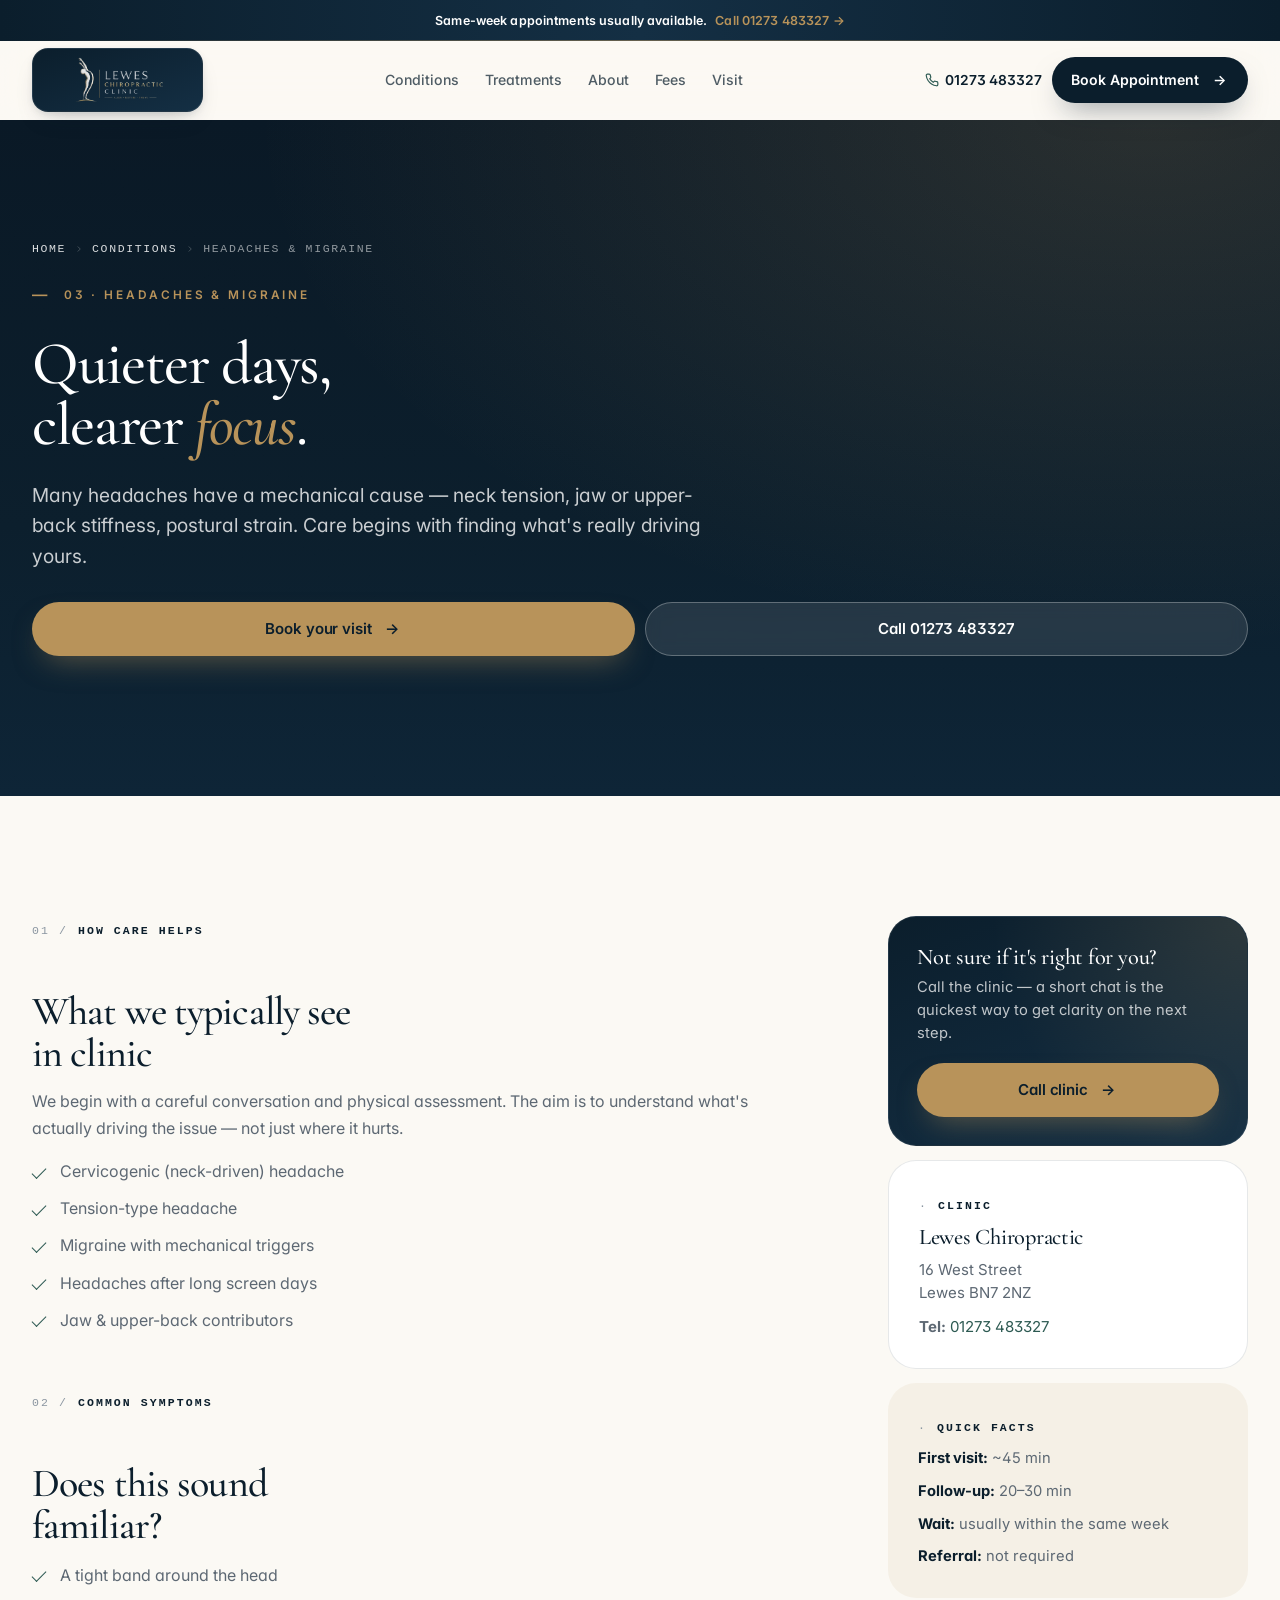
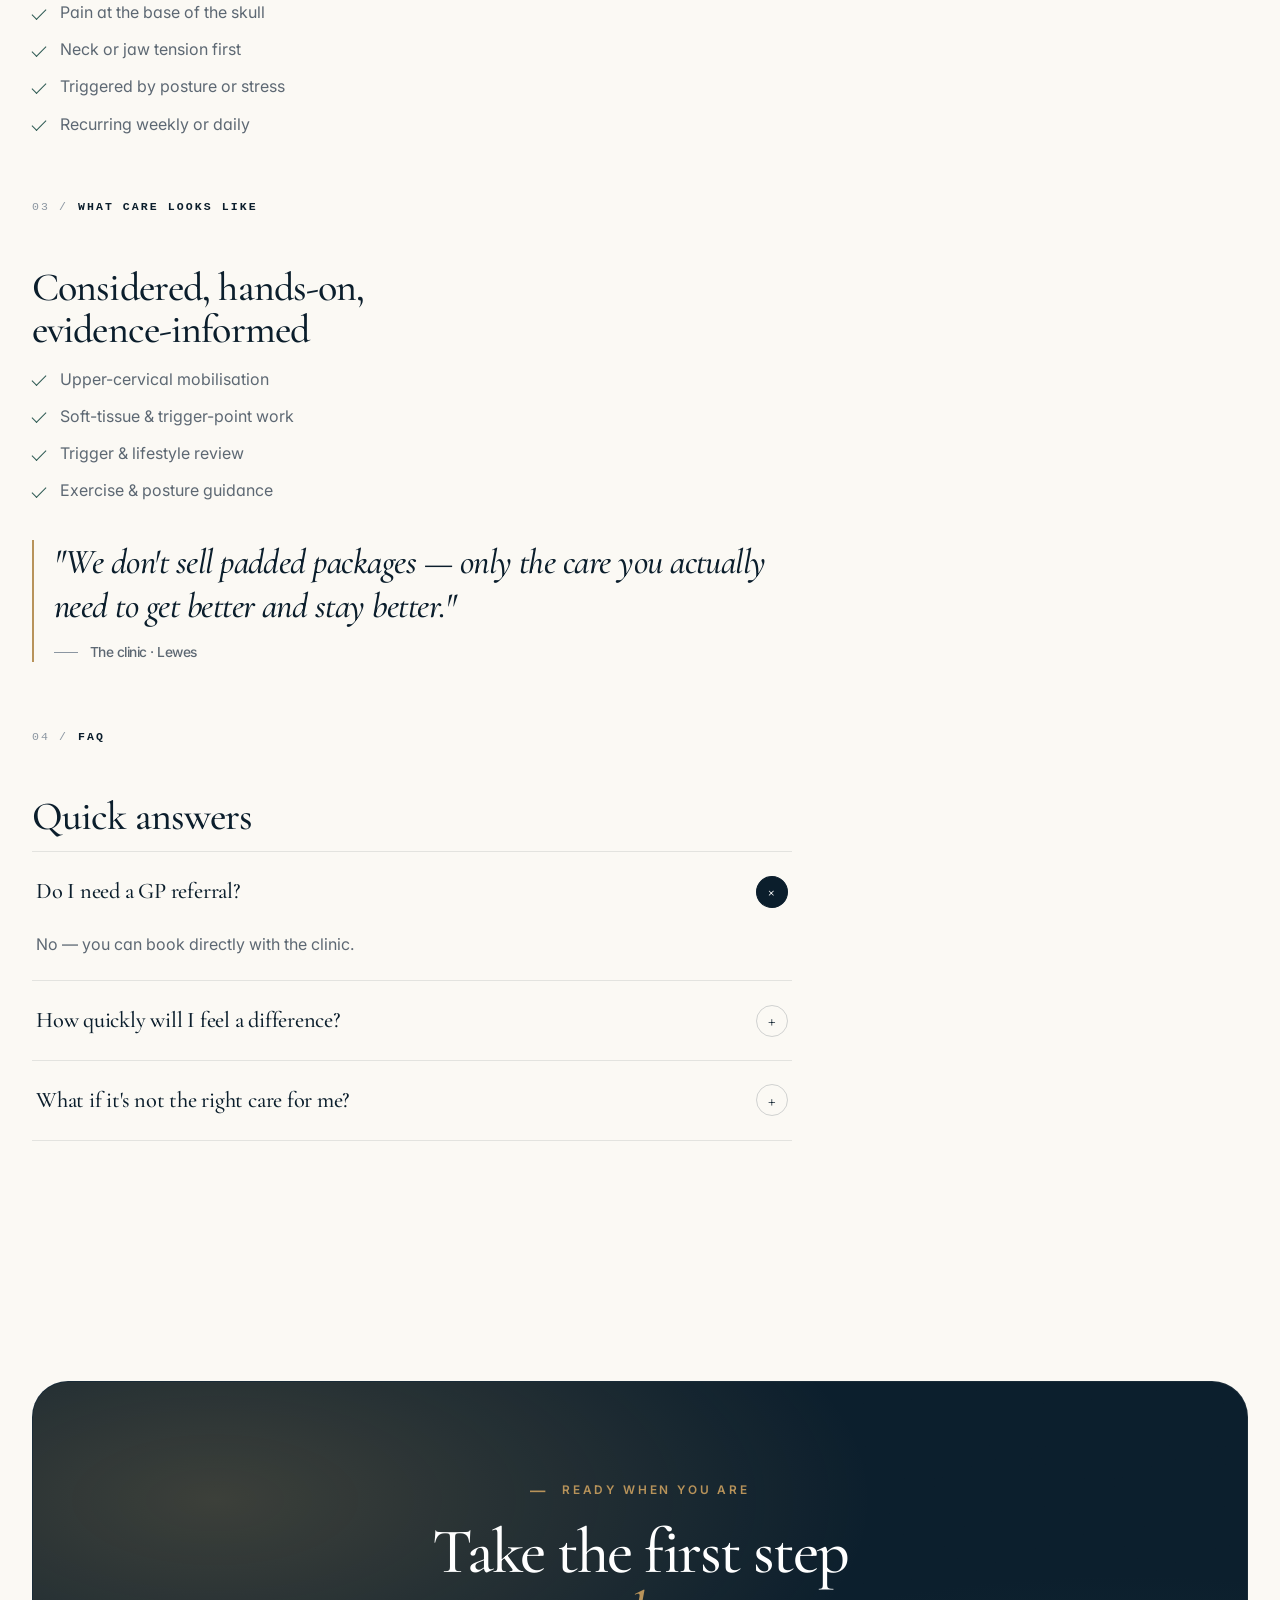
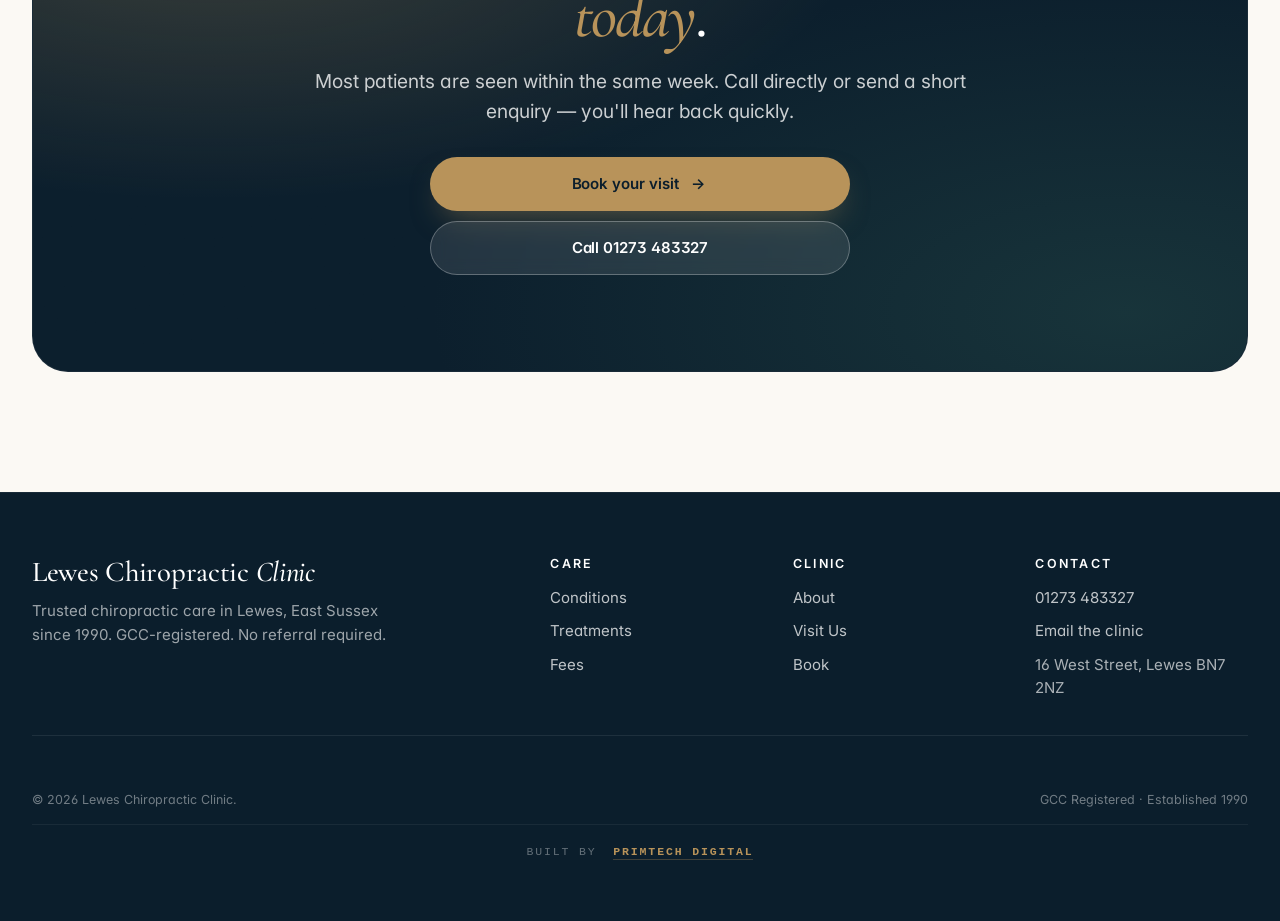
<file: headaches-migraine.html>
<!DOCTYPE html>
<html lang="en">
<head>
<meta charset="UTF-8">
<meta name="viewport" content="width=device-width, initial-scale=1.0, viewport-fit=cover">
<meta name="theme-color" content="#0b1e2c">
<link rel="icon" type="image/png" sizes="32x32" href="assets/favicon-32.png">
<link rel="icon" type="image/png" sizes="512x512" href="assets/favicon.png">
<link rel="apple-touch-icon" sizes="180x180" href="assets/favicon-180.png">
<title>Headaches & Migraine Chiropractor in Lewes </title>
<meta name="description" content=" Cervicogenic & Tension Headache Care">
<!-- SEO:START -->
<link rel="canonical" href="https://reachedbyte.github.io/lewes-chiropractic-clinic/headaches-migraine.html">
<meta name="keywords" content="Chiropractic care in Lewes for headaches and migraine — including cervicogenic, tension and posture-related headaches. GCC-registered. Same-week appointments.|headache chiropractor lewes, migraine chiropractor lewes, cervicogenic headache treatment, tension headache lewes, chiropractor for headaches east sussex">
<meta name="author" content="Lewes Chiropractic Clinic">
<meta name="robots" content="index, follow, max-image-preview:large, max-snippet:-1">
<meta name="geo.region" content="GB-ESX">
<meta name="geo.placename" content="Lewes">
<meta name="geo.position" content="50.873;0.010">
<meta name="ICBM" content="50.873, 0.010">
<meta property="og:type" content="website">
<meta property="og:site_name" content="Lewes Chiropractic Clinic">
<meta property="og:locale" content="en_GB">
<meta property="og:url" content="https://reachedbyte.github.io/lewes-chiropractic-clinic/headaches-migraine.html">
<meta property="og:title" content="Headaches & Migraine Chiropractor in Lewes ">
<meta property="og:description" content=" Cervicogenic & Tension Headache Care">
<meta property="og:image" content="https://reachedbyte.github.io/lewes-chiropractic-clinic/assets/og-image.jpg">
<meta property="og:image:width" content="1200">
<meta property="og:image:height" content="630">
<meta property="og:image:alt" content="Lewes Chiropractic Clinic — established 1990">
<meta name="twitter:card" content="summary_large_image">
<meta name="twitter:title" content="Headaches & Migraine Chiropractor in Lewes ">
<meta name="twitter:description" content=" Cervicogenic & Tension Headache Care">
<meta name="twitter:image" content="https://reachedbyte.github.io/lewes-chiropractic-clinic/assets/og-image.jpg">
<meta name="format-detection" content="telephone=yes">
<!-- SEO:END -->
<link rel="preconnect" href="https://fonts.googleapis.com">
<link rel="preconnect" href="https://fonts.gstatic.com" crossorigin>
<link href="https://fonts.googleapis.com/css2?family=Cormorant+Garamond:ital,wght@0,500;0,600;0,700;1,500;1,600&family=Inter:wght@400;500;600;700&display=swap" rel="stylesheet">
<link rel="stylesheet" href="assets/styles.css?v=7">
<!-- LD:START -->
<script type="application/ld+json">
{
  "@context":"https://schema.org",
  "@type":["LocalBusiness","MedicalBusiness"],
  "@id":"https://reachedbyte.github.io/lewes-chiropractic-clinic/#clinic",
  "name":"Lewes Chiropractic Clinic",
  "alternateName":"Lewes Chiropractic",
  "url":"https://reachedbyte.github.io/lewes-chiropractic-clinic/",
  "logo":"https://reachedbyte.github.io/lewes-chiropractic-clinic/assets/favicon.png",
  "image":"https://reachedbyte.github.io/lewes-chiropractic-clinic/assets/og-image.jpg",
  "telephone":"+44-1273-483327",
  "email":"info@leweschiropracticclinic.co.uk",
  "priceRange":"££",
  "foundingDate":"1990",
  "address":{"@type":"PostalAddress","streetAddress":"16 West Street","addressLocality":"Lewes","addressRegion":"East Sussex","postalCode":"BN7 2NZ","addressCountry":"GB"},
  "geo":{"@type":"GeoCoordinates","latitude":50.873,"longitude":0.010},
  "openingHoursSpecification":[{"@type":"OpeningHoursSpecification","dayOfWeek":["Monday","Tuesday","Wednesday","Thursday","Friday"],"opens":"08:00","closes":"18:00"},{"@type":"OpeningHoursSpecification","dayOfWeek":"Saturday","opens":"09:00","closes":"13:00"}],
  "areaServed":[{"@type":"City","name":"Lewes"},{"@type":"City","name":"Brighton"},{"@type":"City","name":"Eastbourne"},{"@type":"City","name":"Hastings"},{"@type":"City","name":"Ringmer"},{"@type":"AdministrativeArea","name":"East Sussex"},{"@type":"Country","name":"United Kingdom"}],
  "medicalSpecialty":"Chiropractic",
  "availableService":[
    {"@type":"MedicalProcedure","name":"Back Pain Treatment","url":"https://reachedbyte.github.io/lewes-chiropractic-clinic/back-pain.html"},
    {"@type":"MedicalProcedure","name":"Neck Pain Treatment","url":"https://reachedbyte.github.io/lewes-chiropractic-clinic/neck-pain.html"},
    {"@type":"MedicalProcedure","name":"Headache & Migraine Care","url":"https://reachedbyte.github.io/lewes-chiropractic-clinic/headaches-migraine.html"},
    {"@type":"MedicalProcedure","name":"Hip & Knee Care","url":"https://reachedbyte.github.io/lewes-chiropractic-clinic/hip-knees.html"},
    {"@type":"MedicalProcedure","name":"Shoulder & Elbow Care","url":"https://reachedbyte.github.io/lewes-chiropractic-clinic/shoulder-elbow.html"},
    {"@type":"MedicalProcedure","name":"Sports Injury Chiropractic","url":"https://reachedbyte.github.io/lewes-chiropractic-clinic/sports-injuries.html"},
    {"@type":"MedicalProcedure","name":"Pregnancy Chiropractic","url":"https://reachedbyte.github.io/lewes-chiropractic-clinic/pregnancy.html"},
    {"@type":"MedicalProcedure","name":"Posture & Desk Strain Care","url":"https://reachedbyte.github.io/lewes-chiropractic-clinic/posture-desk-strain.html"}
  ],
  "founder":{"@type":"Person","name":"Helle Henriksen","jobTitle":"Doctor of Chiropractic, Certified Chiropractic Sports Physician","alumniOf":"Anglo-European College of Chiropractic"},
  "aggregateRating":{"@type":"AggregateRating","ratingValue":"4.9","reviewCount":"42","bestRating":"5","worstRating":"1"},
  "sameAs":["https://reachedbyte.github.io/lewes-chiropractic-clinic/"]
}
</script>
<script type="application/ld+json">
{
  "@context":"https://schema.org",
  "@type":"WebSite",
  "@id":"https://reachedbyte.github.io/lewes-chiropractic-clinic/#website",
  "url":"https://reachedbyte.github.io/lewes-chiropractic-clinic/",
  "name":"Lewes Chiropractic Clinic",
  "publisher":{"@id":"https://reachedbyte.github.io/lewes-chiropractic-clinic/#clinic"},
  "potentialAction":{"@type":"SearchAction","target":"https://reachedbyte.github.io/lewes-chiropractic-clinic/?s={search_term_string}","query-input":"required name=search_term_string"}
}
</script>
<!-- LD:END -->

</head>
<body>

<div class="topbar"><div class="container"><strong>Same-week appointments usually available.</strong> <a href="tel:+441273483327">Call 01273&nbsp;483327&nbsp;→</a></div></div>

<header class="nav" id="nav">
  <div class="container nav-inner">
    <a href="index.html" class="brand">
      <img class="logo-img" src="assets/logo.png" alt="Lewes Chiropractic Clinic — Align · Restore · Thrive">
      <span><span class="brand-title">Lewes Chiropractic</span><span class="brand-sub">Est. 1990 · BN7</span></span>
    </a>
    <nav class="nav-links">
      <a href="conditions.html">Conditions</a><a href="treatments.html">Treatments</a><a href="about.html">About</a><a href="fees.html">Fees</a><a href="visit.html">Visit</a>
    </nav>
    <div class="nav-actions">
      <a class="nav-phone" href="tel:+441273483327"><svg width="14" height="14" viewBox="0 0 24 24" fill="none" stroke="currentColor" stroke-width="2"><path d="M22 16.92v3a2 2 0 01-2.18 2 19.79 19.79 0 01-8.63-3.07 19.5 19.5 0 01-6-6 19.79 19.79 0 01-3.07-8.67A2 2 0 014.11 2h3a2 2 0 012 1.72 12.84 12.84 0 00.7 2.81 2 2 0 01-.45 2.11L8.09 9.91a16 16 0 006 6l1.27-1.27a2 2 0 012.11-.45 12.84 12.84 0 002.81.7A2 2 0 0122 16.92z"/></svg>01273 483327</a>
      <a class="btn btn-primary" href="book.html">Book Appointment <span class="arrow">→</span></a>
    </div>
    <button class="menu-btn" aria-label="Open menu" aria-expanded="false"><span></span></button>
  </div>
  <div class="mobile-menu" id="mobileMenu"><div class="container">
    <a href="conditions.html">Conditions <span>01</span></a>
    <a href="treatments.html">Treatments <span>02</span></a>
    <a href="about.html">About <span>03</span></a>
    <a href="fees.html">Fees <span>04</span></a>
    <a href="visit.html">Visit Us <span>05</span></a>
    <div class="mm-actions">
      <a class="btn btn-primary" href="book.html">Book Appointment <span class="arrow">→</span></a>
      <a class="btn btn-outline" href="tel:+441273483327">Call 01273 483327</a>
    </div>
  </div></div>
</header>

<main>

<section class="page-hero">
  <div class="container">
    <div class="breadcrumb"><a href="index.html">Home</a><svg width="10" height="10" viewBox="0 0 24 24" fill="none" stroke="currentColor" stroke-width="2"><path d="M9 18l6-6-6-6"/></svg><a href="conditions.html">Conditions</a><svg width="10" height="10" viewBox="0 0 24 24" fill="none" stroke="currentColor" stroke-width="2"><path d="M9 18l6-6-6-6"/></svg>Headaches &amp; Migraine</div>
    <span class="eyebrow">03 · Headaches &amp; Migraine</span>
    <h1>Quieter days, clearer <em>focus</em>.</h1>
    <p class="lead">Many headaches have a mechanical cause — neck tension, jaw or upper-back stiffness, postural strain. Care begins with finding what's really driving yours.</p>
    <div class="hero-actions">
      <a class="btn btn-gold" href="book.html">Book your visit <span class="arrow">→</span></a>
      <a class="btn btn-light" href="tel:+441273483327">Call 01273 483327</a>
    </div>
  </div>
</section>

<section class="section">
  <div class="container page-layout">
    <article class="content-block reveal">

      <div class="num" style="margin-bottom:14px">01 / <span>How care helps</span></div>
      <h2>What we typically see in clinic</h2>
      <p>We begin with a careful conversation and physical assessment. The aim is to understand what's actually driving the issue — not just where it hurts.</p>
      <ul><li>Cervicogenic (neck-driven) headache</li><li>Tension-type headache</li><li>Migraine with mechanical triggers</li><li>Headaches after long screen days</li><li>Jaw & upper-back contributors</li></ul>

      <div class="num" style="margin:36px 0 14px">02 / <span>Common symptoms</span></div>
      <h2>Does this sound familiar?</h2>
      <ul><li>A tight band around the head</li><li>Pain at the base of the skull</li><li>Neck or jaw tension first</li><li>Triggered by posture or stress</li><li>Recurring weekly or daily</li></ul>

      <div class="num" style="margin:36px 0 14px">03 / <span>What care looks like</span></div>
      <h2>Considered, hands-on, evidence-informed</h2>
      <ul><li>Upper-cervical mobilisation</li><li>Soft-tissue & trigger-point work</li><li>Trigger & lifestyle review</li><li>Exercise & posture guidance</li></ul>

      <div class="pull-quote" style="margin-top:36px">
        "We don't sell padded packages — only the care you actually need to get better and stay better."
        <div class="pull-quote-by">The clinic · Lewes</div>
      </div>

      <div class="num" style="margin:36px 0 14px">04 / <span>FAQ</span></div>
      <h2>Quick answers</h2>
      <div class="faq-list">
        <div class="faq-item active">
          <button class="faq-q" type="button"><span>Do I need a GP referral?</span><span class="faq-icon">+</span></button>
          <div class="faq-a"><p>No — you can book directly with the clinic.</p></div>
        </div>
        <div class="faq-item">
          <button class="faq-q" type="button"><span>How quickly will I feel a difference?</span><span class="faq-icon">+</span></button>
          <div class="faq-a"><p>Many patients notice change within the first 1–3 visits. Your assessment will give a realistic, honest expectation.</p></div>
        </div>
        <div class="faq-item">
          <button class="faq-q" type="button"><span>What if it's not the right care for me?</span><span class="faq-icon">+</span></button>
          <div class="faq-a"><p>If chiropractic isn't the best route, we'll say so and point you in the right direction.</p></div>
        </div>
      </div>
    </article>

    <aside class="sticky-side">
      <div class="quote-panel reveal">
        <h3 style="font-family:var(--serif);font-weight:500">Not sure if it's right for you?</h3>
        <p>Call the clinic — a short chat is the quickest way to get clarity on the next step.</p>
        <div class="hero-actions"><a class="btn btn-gold" href="tel:+441273483327">Call clinic <span class="arrow">→</span></a></div>
      </div>
      <div class="card reveal">
        <div class="num" style="margin-bottom:10px">·  <span>Clinic</span></div>
        <h3 style="font-family:var(--serif);font-weight:500;font-size:1.4rem">Lewes Chiropractic</h3>
        <p style="margin-top:10px">16 West Street<br>Lewes BN7 2NZ</p>
        <p style="margin-top:10px"><strong>Tel:</strong> <a href="tel:+441273483327" style="color:var(--sage)">01273 483327</a></p>
      </div>
      <div class="card reveal" style="background:var(--bone);border:0">
        <div class="num" style="margin-bottom:10px">·  <span>Quick facts</span></div>
        <ul style="list-style:none;display:grid;gap:10px;font-size:.92rem;color:var(--gray)">
          <li><strong style="color:var(--ink)">First visit:</strong> ~45 min</li>
          <li><strong style="color:var(--ink)">Follow-up:</strong> 20–30 min</li>
          <li><strong style="color:var(--ink)">Wait:</strong> usually within the same week</li>
          <li><strong style="color:var(--ink)">Referral:</strong> not required</li>
        </ul>
      </div>
    </aside>
  </div>
</section>

<section class="section">
  <div class="container">
    <div class="final-cta reveal">
      <span class="eyebrow">Ready when you are</span>
      <h2>Take the first step <em>today</em>.</h2>
      <p class="lead">Most patients are seen within the same week. Call directly or send a short enquiry — you'll hear back quickly.</p>
      <div class="hero-actions">
        <a href="book.html" class="btn btn-gold">Book your visit <span class="arrow">→</span></a>
        <a href="tel:+441273483327" class="btn btn-light">Call 01273 483327</a>
      </div>
    </div>
  </div>
</section>

</main>

<footer class="footer">
  <div class="container">
    <div class="footer-top">
      <div class="footer-brand">
        <h3>Lewes Chiropractic <em>Clinic</em></h3>
        <p>Trusted chiropractic care in Lewes, East Sussex since 1990. GCC-registered. No referral required.</p>
      </div>
      <div class="footer-grid">
        <div><h4>Care</h4><ul><li><a href="conditions.html">Conditions</a></li><li><a href="treatments.html">Treatments</a></li><li><a href="fees.html">Fees</a></li></ul></div>
        <div><h4>Clinic</h4><ul><li><a href="about.html">About</a></li><li><a href="visit.html">Visit Us</a></li><li><a href="book.html">Book</a></li></ul></div>
        <div><h4>Contact</h4><ul><li><a href="tel:+441273483327">01273 483327</a></li><li><a href="mailto:info@leweschiropracticclinic.co.uk">Email the clinic</a></li><li>16 West Street, Lewes BN7 2NZ</li></ul></div>
      </div>
    </div>
    <div class="footer-bottom"><span>© <span id="year"></span> Lewes Chiropractic Clinic.</span><span>GCC Registered · Established 1990</span></div>
    <div class="built-by"><span>Built by</span> <a href="https://primtechdigital.com" target="_blank" rel="noopener">Primtech Digital</a></div>
  </div>
</footer>

<div class="mobile-cta">
  <a class="btn btn-outline" href="tel:+441273483327">Call</a>
  <a class="btn btn-primary" href="book.html"><span class="full">Book Appointment</span><span class="short">Book</span> <span class="arrow">→</span></a>
</div>

<script src="assets/script.js?v=7"></script>
</body>
</html>
</file>
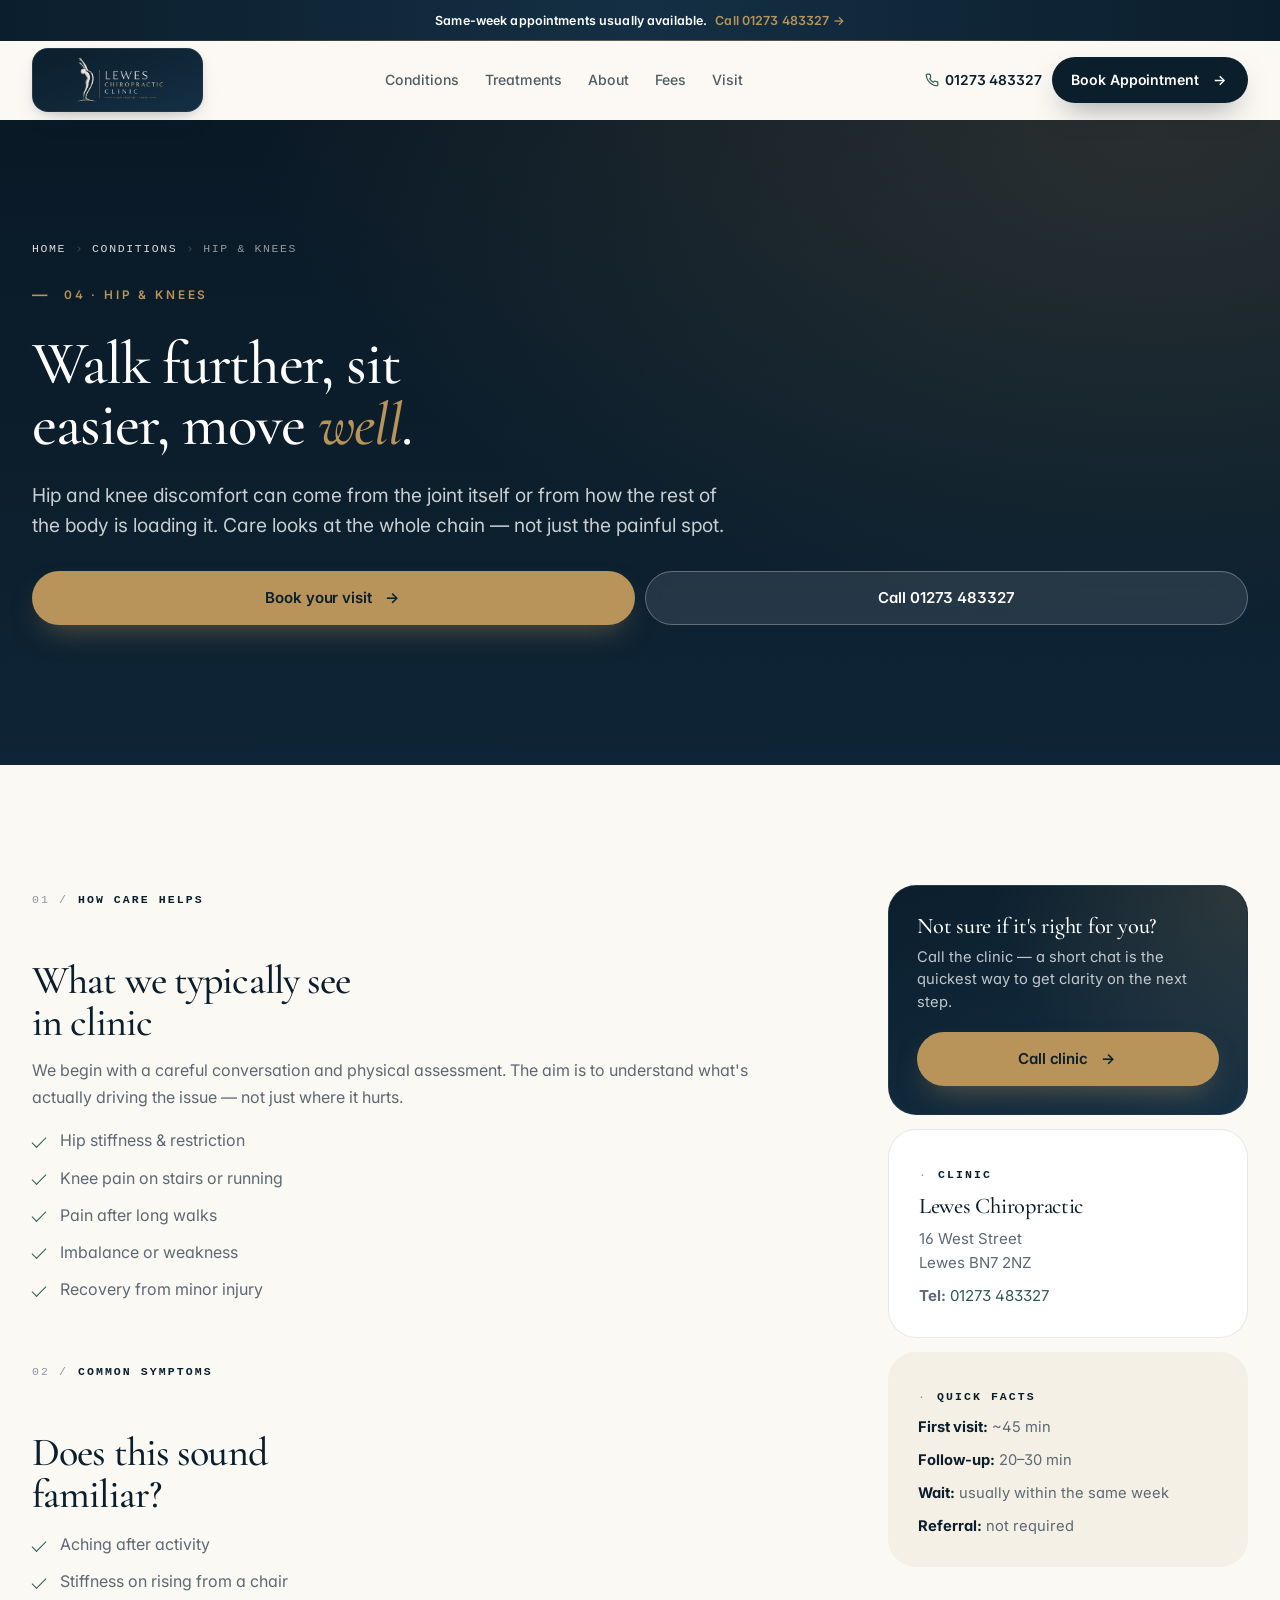
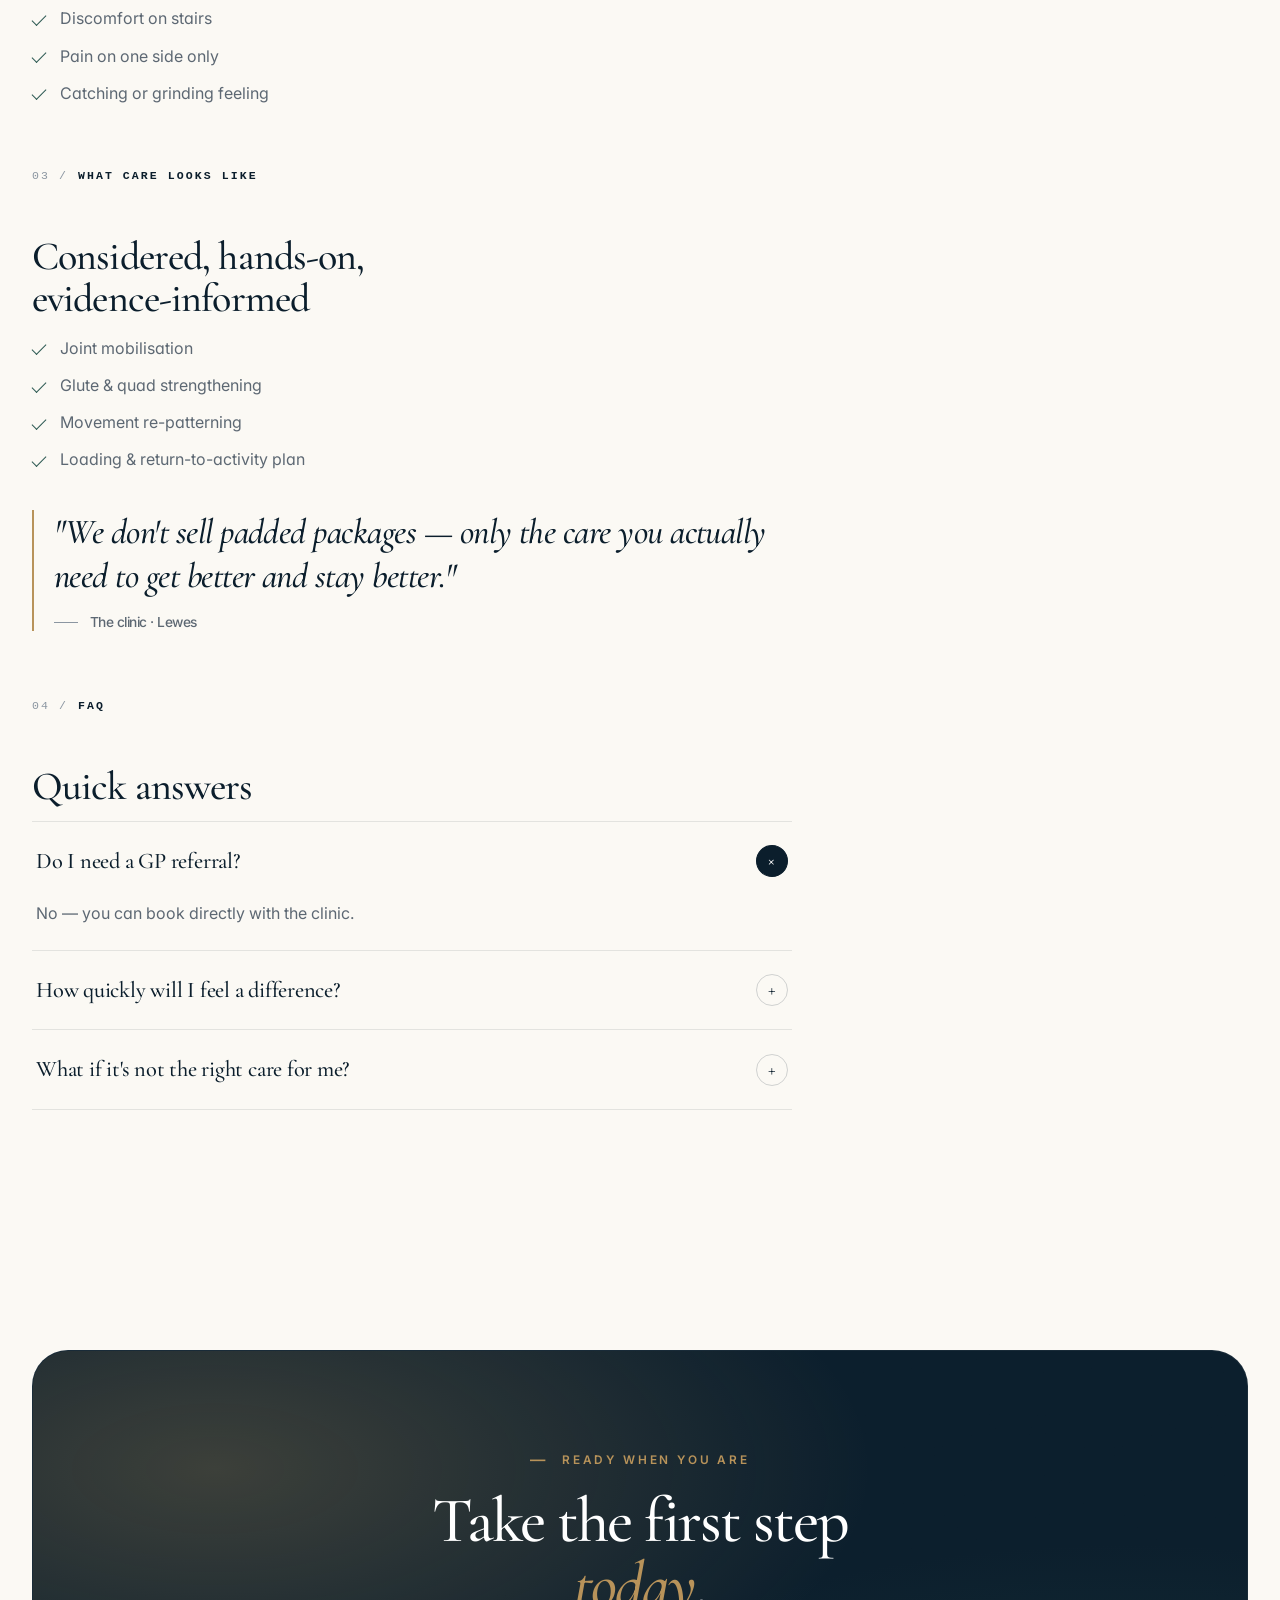
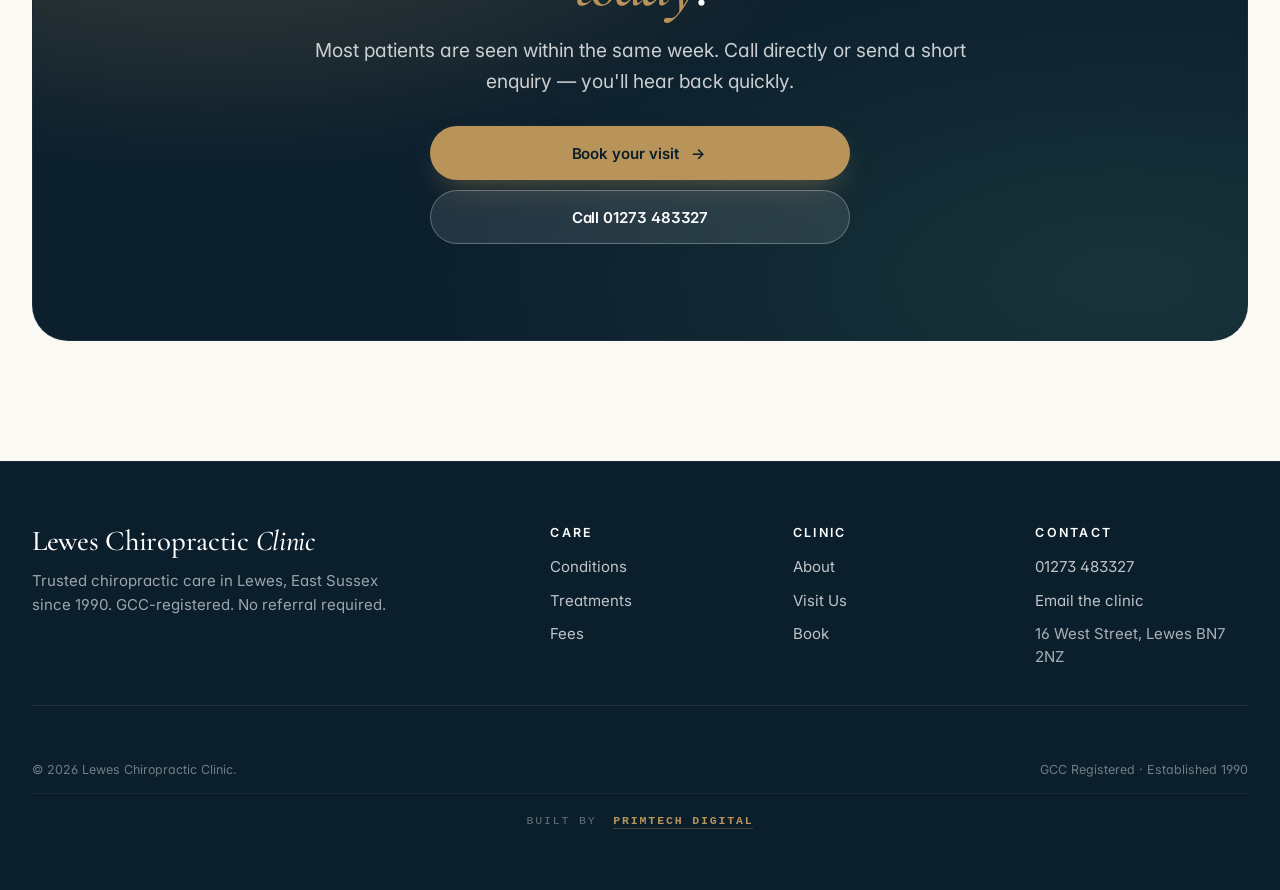
<file: hip-knees.html>
<!DOCTYPE html>
<html lang="en">
<head>
<meta charset="UTF-8">
<meta name="viewport" content="width=device-width, initial-scale=1.0, viewport-fit=cover">
<meta name="theme-color" content="#0b1e2c">
<link rel="icon" type="image/png" sizes="32x32" href="assets/favicon-32.png">
<link rel="icon" type="image/png" sizes="512x512" href="assets/favicon.png">
<link rel="apple-touch-icon" sizes="180x180" href="assets/favicon-180.png">
<title>Hip & Knee Pain Chiropractor in Lewes </title>
<meta name="description" content=" Joint & Movement Care — Lewes Chiropractic">
<!-- SEO:START -->
<link rel="canonical" href="https://reachedbyte.github.io/lewes-chiropractic-clinic/hip-knees.html">
<meta name="keywords" content="Chiropractic care in Lewes for hip and knee pain — discomfort affecting walking, stairs and activity. Whole-chain assessment, not just the painful spot.|hip pain chiropractor lewes, knee pain chiropractor lewes, joint pain treatment lewes, hip stiffness east sussex, runners knee lewes">
<meta name="author" content="Lewes Chiropractic Clinic">
<meta name="robots" content="index, follow, max-image-preview:large, max-snippet:-1">
<meta name="geo.region" content="GB-ESX">
<meta name="geo.placename" content="Lewes">
<meta name="geo.position" content="50.873;0.010">
<meta name="ICBM" content="50.873, 0.010">
<meta property="og:type" content="website">
<meta property="og:site_name" content="Lewes Chiropractic Clinic">
<meta property="og:locale" content="en_GB">
<meta property="og:url" content="https://reachedbyte.github.io/lewes-chiropractic-clinic/hip-knees.html">
<meta property="og:title" content="Hip & Knee Pain Chiropractor in Lewes ">
<meta property="og:description" content=" Joint & Movement Care — Lewes Chiropractic">
<meta property="og:image" content="https://reachedbyte.github.io/lewes-chiropractic-clinic/assets/og-image.jpg">
<meta property="og:image:width" content="1200">
<meta property="og:image:height" content="630">
<meta property="og:image:alt" content="Lewes Chiropractic Clinic — established 1990">
<meta name="twitter:card" content="summary_large_image">
<meta name="twitter:title" content="Hip & Knee Pain Chiropractor in Lewes ">
<meta name="twitter:description" content=" Joint & Movement Care — Lewes Chiropractic">
<meta name="twitter:image" content="https://reachedbyte.github.io/lewes-chiropractic-clinic/assets/og-image.jpg">
<meta name="format-detection" content="telephone=yes">
<!-- SEO:END -->
<link rel="preconnect" href="https://fonts.googleapis.com">
<link rel="preconnect" href="https://fonts.gstatic.com" crossorigin>
<link href="https://fonts.googleapis.com/css2?family=Cormorant+Garamond:ital,wght@0,500;0,600;0,700;1,500;1,600&family=Inter:wght@400;500;600;700&display=swap" rel="stylesheet">
<link rel="stylesheet" href="assets/styles.css?v=7">
<!-- LD:START -->
<script type="application/ld+json">
{
  "@context":"https://schema.org",
  "@type":["LocalBusiness","MedicalBusiness"],
  "@id":"https://reachedbyte.github.io/lewes-chiropractic-clinic/#clinic",
  "name":"Lewes Chiropractic Clinic",
  "alternateName":"Lewes Chiropractic",
  "url":"https://reachedbyte.github.io/lewes-chiropractic-clinic/",
  "logo":"https://reachedbyte.github.io/lewes-chiropractic-clinic/assets/favicon.png",
  "image":"https://reachedbyte.github.io/lewes-chiropractic-clinic/assets/og-image.jpg",
  "telephone":"+44-1273-483327",
  "email":"info@leweschiropracticclinic.co.uk",
  "priceRange":"££",
  "foundingDate":"1990",
  "address":{"@type":"PostalAddress","streetAddress":"16 West Street","addressLocality":"Lewes","addressRegion":"East Sussex","postalCode":"BN7 2NZ","addressCountry":"GB"},
  "geo":{"@type":"GeoCoordinates","latitude":50.873,"longitude":0.010},
  "openingHoursSpecification":[{"@type":"OpeningHoursSpecification","dayOfWeek":["Monday","Tuesday","Wednesday","Thursday","Friday"],"opens":"08:00","closes":"18:00"},{"@type":"OpeningHoursSpecification","dayOfWeek":"Saturday","opens":"09:00","closes":"13:00"}],
  "areaServed":[{"@type":"City","name":"Lewes"},{"@type":"City","name":"Brighton"},{"@type":"City","name":"Eastbourne"},{"@type":"City","name":"Hastings"},{"@type":"City","name":"Ringmer"},{"@type":"AdministrativeArea","name":"East Sussex"},{"@type":"Country","name":"United Kingdom"}],
  "medicalSpecialty":"Chiropractic",
  "availableService":[
    {"@type":"MedicalProcedure","name":"Back Pain Treatment","url":"https://reachedbyte.github.io/lewes-chiropractic-clinic/back-pain.html"},
    {"@type":"MedicalProcedure","name":"Neck Pain Treatment","url":"https://reachedbyte.github.io/lewes-chiropractic-clinic/neck-pain.html"},
    {"@type":"MedicalProcedure","name":"Headache & Migraine Care","url":"https://reachedbyte.github.io/lewes-chiropractic-clinic/headaches-migraine.html"},
    {"@type":"MedicalProcedure","name":"Hip & Knee Care","url":"https://reachedbyte.github.io/lewes-chiropractic-clinic/hip-knees.html"},
    {"@type":"MedicalProcedure","name":"Shoulder & Elbow Care","url":"https://reachedbyte.github.io/lewes-chiropractic-clinic/shoulder-elbow.html"},
    {"@type":"MedicalProcedure","name":"Sports Injury Chiropractic","url":"https://reachedbyte.github.io/lewes-chiropractic-clinic/sports-injuries.html"},
    {"@type":"MedicalProcedure","name":"Pregnancy Chiropractic","url":"https://reachedbyte.github.io/lewes-chiropractic-clinic/pregnancy.html"},
    {"@type":"MedicalProcedure","name":"Posture & Desk Strain Care","url":"https://reachedbyte.github.io/lewes-chiropractic-clinic/posture-desk-strain.html"}
  ],
  "founder":{"@type":"Person","name":"Helle Henriksen","jobTitle":"Doctor of Chiropractic, Certified Chiropractic Sports Physician","alumniOf":"Anglo-European College of Chiropractic"},
  "aggregateRating":{"@type":"AggregateRating","ratingValue":"4.9","reviewCount":"42","bestRating":"5","worstRating":"1"},
  "sameAs":["https://reachedbyte.github.io/lewes-chiropractic-clinic/"]
}
</script>
<script type="application/ld+json">
{
  "@context":"https://schema.org",
  "@type":"WebSite",
  "@id":"https://reachedbyte.github.io/lewes-chiropractic-clinic/#website",
  "url":"https://reachedbyte.github.io/lewes-chiropractic-clinic/",
  "name":"Lewes Chiropractic Clinic",
  "publisher":{"@id":"https://reachedbyte.github.io/lewes-chiropractic-clinic/#clinic"},
  "potentialAction":{"@type":"SearchAction","target":"https://reachedbyte.github.io/lewes-chiropractic-clinic/?s={search_term_string}","query-input":"required name=search_term_string"}
}
</script>
<!-- LD:END -->

</head>
<body>

<div class="topbar"><div class="container"><strong>Same-week appointments usually available.</strong> <a href="tel:+441273483327">Call 01273&nbsp;483327&nbsp;→</a></div></div>

<header class="nav" id="nav">
  <div class="container nav-inner">
    <a href="index.html" class="brand">
      <img class="logo-img" src="assets/logo.png" alt="Lewes Chiropractic Clinic — Align · Restore · Thrive">
      <span><span class="brand-title">Lewes Chiropractic</span><span class="brand-sub">Est. 1990 · BN7</span></span>
    </a>
    <nav class="nav-links">
      <a href="conditions.html">Conditions</a><a href="treatments.html">Treatments</a><a href="about.html">About</a><a href="fees.html">Fees</a><a href="visit.html">Visit</a>
    </nav>
    <div class="nav-actions">
      <a class="nav-phone" href="tel:+441273483327"><svg width="14" height="14" viewBox="0 0 24 24" fill="none" stroke="currentColor" stroke-width="2"><path d="M22 16.92v3a2 2 0 01-2.18 2 19.79 19.79 0 01-8.63-3.07 19.5 19.5 0 01-6-6 19.79 19.79 0 01-3.07-8.67A2 2 0 014.11 2h3a2 2 0 012 1.72 12.84 12.84 0 00.7 2.81 2 2 0 01-.45 2.11L8.09 9.91a16 16 0 006 6l1.27-1.27a2 2 0 012.11-.45 12.84 12.84 0 002.81.7A2 2 0 0122 16.92z"/></svg>01273 483327</a>
      <a class="btn btn-primary" href="book.html">Book Appointment <span class="arrow">→</span></a>
    </div>
    <button class="menu-btn" aria-label="Open menu" aria-expanded="false"><span></span></button>
  </div>
  <div class="mobile-menu" id="mobileMenu"><div class="container">
    <a href="conditions.html">Conditions <span>01</span></a>
    <a href="treatments.html">Treatments <span>02</span></a>
    <a href="about.html">About <span>03</span></a>
    <a href="fees.html">Fees <span>04</span></a>
    <a href="visit.html">Visit Us <span>05</span></a>
    <div class="mm-actions">
      <a class="btn btn-primary" href="book.html">Book Appointment <span class="arrow">→</span></a>
      <a class="btn btn-outline" href="tel:+441273483327">Call 01273 483327</a>
    </div>
  </div></div>
</header>

<main>

<section class="page-hero">
  <div class="container">
    <div class="breadcrumb"><a href="index.html">Home</a><svg width="10" height="10" viewBox="0 0 24 24" fill="none" stroke="currentColor" stroke-width="2"><path d="M9 18l6-6-6-6"/></svg><a href="conditions.html">Conditions</a><svg width="10" height="10" viewBox="0 0 24 24" fill="none" stroke="currentColor" stroke-width="2"><path d="M9 18l6-6-6-6"/></svg>Hip &amp; Knees</div>
    <span class="eyebrow">04 · Hip &amp; Knees</span>
    <h1>Walk further, sit easier, move <em>well</em>.</h1>
    <p class="lead">Hip and knee discomfort can come from the joint itself or from how the rest of the body is loading it. Care looks at the whole chain — not just the painful spot.</p>
    <div class="hero-actions">
      <a class="btn btn-gold" href="book.html">Book your visit <span class="arrow">→</span></a>
      <a class="btn btn-light" href="tel:+441273483327">Call 01273 483327</a>
    </div>
  </div>
</section>

<section class="section">
  <div class="container page-layout">
    <article class="content-block reveal">

      <div class="num" style="margin-bottom:14px">01 / <span>How care helps</span></div>
      <h2>What we typically see in clinic</h2>
      <p>We begin with a careful conversation and physical assessment. The aim is to understand what's actually driving the issue — not just where it hurts.</p>
      <ul><li>Hip stiffness & restriction</li><li>Knee pain on stairs or running</li><li>Pain after long walks</li><li>Imbalance or weakness</li><li>Recovery from minor injury</li></ul>

      <div class="num" style="margin:36px 0 14px">02 / <span>Common symptoms</span></div>
      <h2>Does this sound familiar?</h2>
      <ul><li>Aching after activity</li><li>Stiffness on rising from a chair</li><li>Discomfort on stairs</li><li>Pain on one side only</li><li>Catching or grinding feeling</li></ul>

      <div class="num" style="margin:36px 0 14px">03 / <span>What care looks like</span></div>
      <h2>Considered, hands-on, evidence-informed</h2>
      <ul><li>Joint mobilisation</li><li>Glute & quad strengthening</li><li>Movement re-patterning</li><li>Loading & return-to-activity plan</li></ul>

      <div class="pull-quote" style="margin-top:36px">
        "We don't sell padded packages — only the care you actually need to get better and stay better."
        <div class="pull-quote-by">The clinic · Lewes</div>
      </div>

      <div class="num" style="margin:36px 0 14px">04 / <span>FAQ</span></div>
      <h2>Quick answers</h2>
      <div class="faq-list">
        <div class="faq-item active">
          <button class="faq-q" type="button"><span>Do I need a GP referral?</span><span class="faq-icon">+</span></button>
          <div class="faq-a"><p>No — you can book directly with the clinic.</p></div>
        </div>
        <div class="faq-item">
          <button class="faq-q" type="button"><span>How quickly will I feel a difference?</span><span class="faq-icon">+</span></button>
          <div class="faq-a"><p>Many patients notice change within the first 1–3 visits. Your assessment will give a realistic, honest expectation.</p></div>
        </div>
        <div class="faq-item">
          <button class="faq-q" type="button"><span>What if it's not the right care for me?</span><span class="faq-icon">+</span></button>
          <div class="faq-a"><p>If chiropractic isn't the best route, we'll say so and point you in the right direction.</p></div>
        </div>
      </div>
    </article>

    <aside class="sticky-side">
      <div class="quote-panel reveal">
        <h3 style="font-family:var(--serif);font-weight:500">Not sure if it's right for you?</h3>
        <p>Call the clinic — a short chat is the quickest way to get clarity on the next step.</p>
        <div class="hero-actions"><a class="btn btn-gold" href="tel:+441273483327">Call clinic <span class="arrow">→</span></a></div>
      </div>
      <div class="card reveal">
        <div class="num" style="margin-bottom:10px">·  <span>Clinic</span></div>
        <h3 style="font-family:var(--serif);font-weight:500;font-size:1.4rem">Lewes Chiropractic</h3>
        <p style="margin-top:10px">16 West Street<br>Lewes BN7 2NZ</p>
        <p style="margin-top:10px"><strong>Tel:</strong> <a href="tel:+441273483327" style="color:var(--sage)">01273 483327</a></p>
      </div>
      <div class="card reveal" style="background:var(--bone);border:0">
        <div class="num" style="margin-bottom:10px">·  <span>Quick facts</span></div>
        <ul style="list-style:none;display:grid;gap:10px;font-size:.92rem;color:var(--gray)">
          <li><strong style="color:var(--ink)">First visit:</strong> ~45 min</li>
          <li><strong style="color:var(--ink)">Follow-up:</strong> 20–30 min</li>
          <li><strong style="color:var(--ink)">Wait:</strong> usually within the same week</li>
          <li><strong style="color:var(--ink)">Referral:</strong> not required</li>
        </ul>
      </div>
    </aside>
  </div>
</section>

<section class="section">
  <div class="container">
    <div class="final-cta reveal">
      <span class="eyebrow">Ready when you are</span>
      <h2>Take the first step <em>today</em>.</h2>
      <p class="lead">Most patients are seen within the same week. Call directly or send a short enquiry — you'll hear back quickly.</p>
      <div class="hero-actions">
        <a href="book.html" class="btn btn-gold">Book your visit <span class="arrow">→</span></a>
        <a href="tel:+441273483327" class="btn btn-light">Call 01273 483327</a>
      </div>
    </div>
  </div>
</section>

</main>

<footer class="footer">
  <div class="container">
    <div class="footer-top">
      <div class="footer-brand">
        <h3>Lewes Chiropractic <em>Clinic</em></h3>
        <p>Trusted chiropractic care in Lewes, East Sussex since 1990. GCC-registered. No referral required.</p>
      </div>
      <div class="footer-grid">
        <div><h4>Care</h4><ul><li><a href="conditions.html">Conditions</a></li><li><a href="treatments.html">Treatments</a></li><li><a href="fees.html">Fees</a></li></ul></div>
        <div><h4>Clinic</h4><ul><li><a href="about.html">About</a></li><li><a href="visit.html">Visit Us</a></li><li><a href="book.html">Book</a></li></ul></div>
        <div><h4>Contact</h4><ul><li><a href="tel:+441273483327">01273 483327</a></li><li><a href="mailto:info@leweschiropracticclinic.co.uk">Email the clinic</a></li><li>16 West Street, Lewes BN7 2NZ</li></ul></div>
      </div>
    </div>
    <div class="footer-bottom"><span>© <span id="year"></span> Lewes Chiropractic Clinic.</span><span>GCC Registered · Established 1990</span></div>
    <div class="built-by"><span>Built by</span> <a href="https://primtechdigital.com" target="_blank" rel="noopener">Primtech Digital</a></div>
  </div>
</footer>

<div class="mobile-cta">
  <a class="btn btn-outline" href="tel:+441273483327">Call</a>
  <a class="btn btn-primary" href="book.html"><span class="full">Book Appointment</span><span class="short">Book</span> <span class="arrow">→</span></a>
</div>

<script src="assets/script.js?v=7"></script>
</body>
</html>
</file>
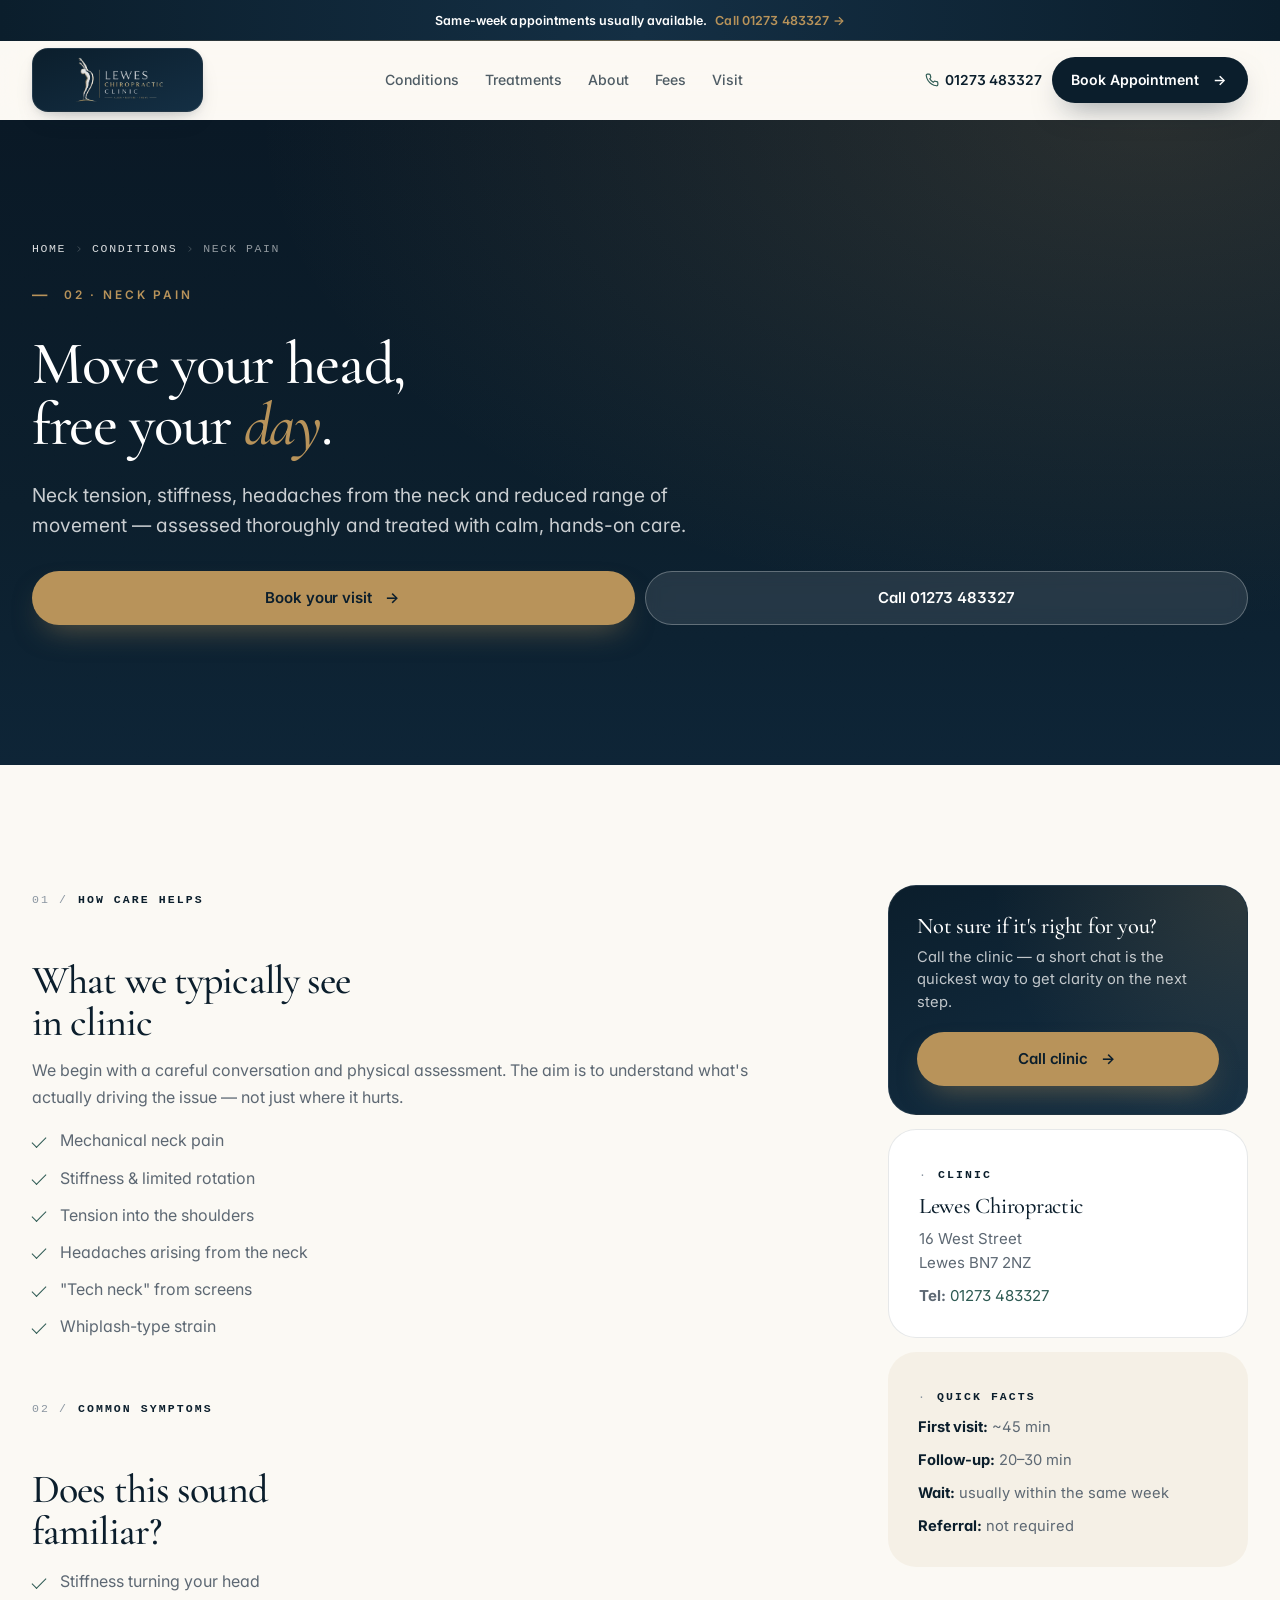
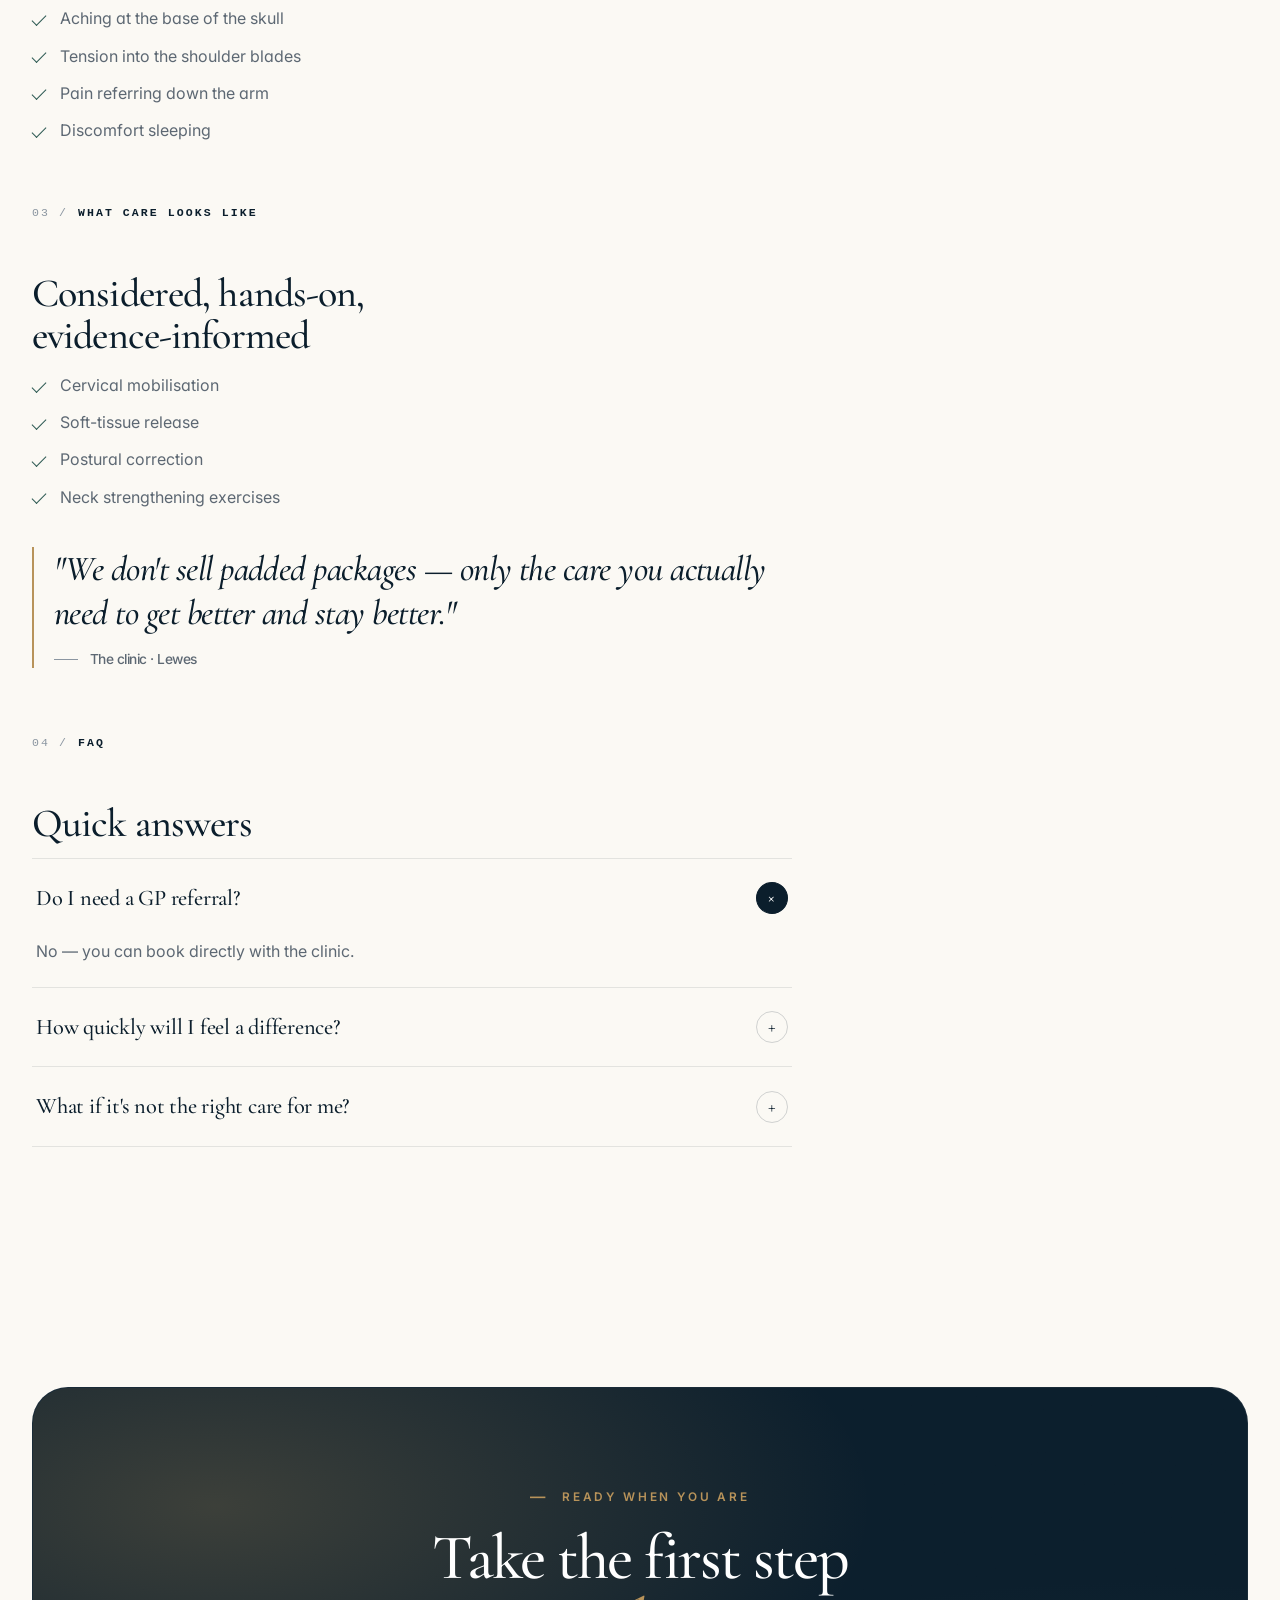
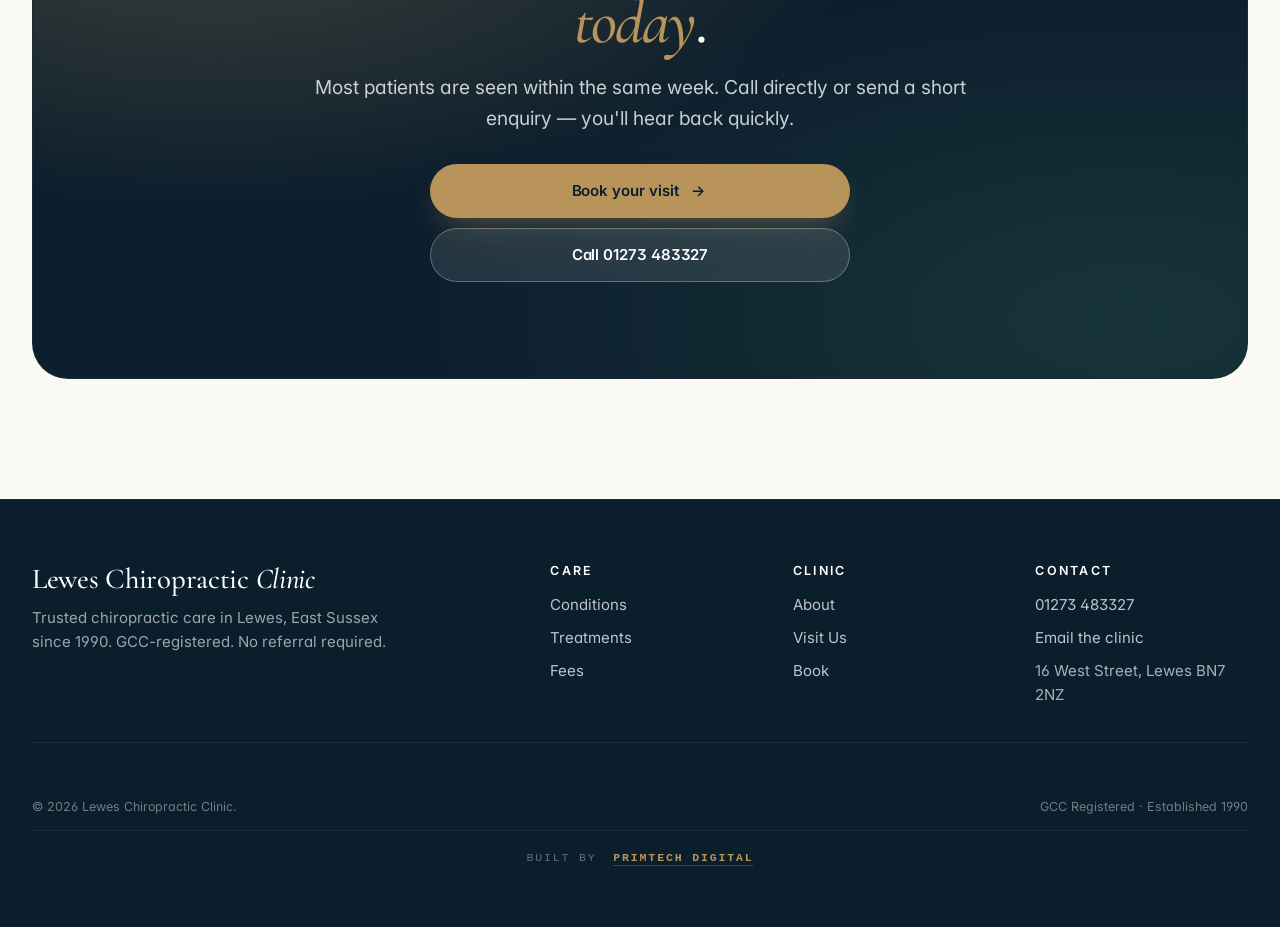
<file: neck-pain.html>
<!DOCTYPE html>
<html lang="en">
<head>
<meta charset="UTF-8">
<meta name="viewport" content="width=device-width, initial-scale=1.0, viewport-fit=cover">
<meta name="theme-color" content="#0b1e2c">
<link rel="icon" type="image/png" sizes="32x32" href="assets/favicon-32.png">
<link rel="icon" type="image/png" sizes="512x512" href="assets/favicon.png">
<link rel="apple-touch-icon" sizes="180x180" href="assets/favicon-180.png">
<title>Neck Pain Chiropractor in Lewes </title>
<meta name="description" content=" Tension, Stiffness & Whiplash Care — Lewes Chiropractic">
<!-- SEO:START -->
<link rel="canonical" href="https://reachedbyte.github.io/lewes-chiropractic-clinic/neck-pain.html">
<meta name="keywords" content="Professional neck pain chiropractor in Lewes — care for neck tension, stiffness, headaches from the neck and whiplash. Same-week appointments. Call 01273 483327.|neck pain chiropractor lewes, neck stiffness treatment lewes, whiplash chiropractor east sussex, tech neck lewes, neck pain east sussex">
<meta name="author" content="Lewes Chiropractic Clinic">
<meta name="robots" content="index, follow, max-image-preview:large, max-snippet:-1">
<meta name="geo.region" content="GB-ESX">
<meta name="geo.placename" content="Lewes">
<meta name="geo.position" content="50.873;0.010">
<meta name="ICBM" content="50.873, 0.010">
<meta property="og:type" content="website">
<meta property="og:site_name" content="Lewes Chiropractic Clinic">
<meta property="og:locale" content="en_GB">
<meta property="og:url" content="https://reachedbyte.github.io/lewes-chiropractic-clinic/neck-pain.html">
<meta property="og:title" content="Neck Pain Chiropractor in Lewes ">
<meta property="og:description" content=" Tension, Stiffness & Whiplash Care — Lewes Chiropractic">
<meta property="og:image" content="https://reachedbyte.github.io/lewes-chiropractic-clinic/assets/og-image.jpg">
<meta property="og:image:width" content="1200">
<meta property="og:image:height" content="630">
<meta property="og:image:alt" content="Lewes Chiropractic Clinic — established 1990">
<meta name="twitter:card" content="summary_large_image">
<meta name="twitter:title" content="Neck Pain Chiropractor in Lewes ">
<meta name="twitter:description" content=" Tension, Stiffness & Whiplash Care — Lewes Chiropractic">
<meta name="twitter:image" content="https://reachedbyte.github.io/lewes-chiropractic-clinic/assets/og-image.jpg">
<meta name="format-detection" content="telephone=yes">
<!-- SEO:END -->
<link rel="preconnect" href="https://fonts.googleapis.com">
<link rel="preconnect" href="https://fonts.gstatic.com" crossorigin>
<link href="https://fonts.googleapis.com/css2?family=Cormorant+Garamond:ital,wght@0,500;0,600;0,700;1,500;1,600&family=Inter:wght@400;500;600;700&display=swap" rel="stylesheet">
<link rel="stylesheet" href="assets/styles.css?v=7">
<!-- LD:START -->
<script type="application/ld+json">
{
  "@context":"https://schema.org",
  "@type":["LocalBusiness","MedicalBusiness"],
  "@id":"https://reachedbyte.github.io/lewes-chiropractic-clinic/#clinic",
  "name":"Lewes Chiropractic Clinic",
  "alternateName":"Lewes Chiropractic",
  "url":"https://reachedbyte.github.io/lewes-chiropractic-clinic/",
  "logo":"https://reachedbyte.github.io/lewes-chiropractic-clinic/assets/favicon.png",
  "image":"https://reachedbyte.github.io/lewes-chiropractic-clinic/assets/og-image.jpg",
  "telephone":"+44-1273-483327",
  "email":"info@leweschiropracticclinic.co.uk",
  "priceRange":"££",
  "foundingDate":"1990",
  "address":{"@type":"PostalAddress","streetAddress":"16 West Street","addressLocality":"Lewes","addressRegion":"East Sussex","postalCode":"BN7 2NZ","addressCountry":"GB"},
  "geo":{"@type":"GeoCoordinates","latitude":50.873,"longitude":0.010},
  "openingHoursSpecification":[{"@type":"OpeningHoursSpecification","dayOfWeek":["Monday","Tuesday","Wednesday","Thursday","Friday"],"opens":"08:00","closes":"18:00"},{"@type":"OpeningHoursSpecification","dayOfWeek":"Saturday","opens":"09:00","closes":"13:00"}],
  "areaServed":[{"@type":"City","name":"Lewes"},{"@type":"City","name":"Brighton"},{"@type":"City","name":"Eastbourne"},{"@type":"City","name":"Hastings"},{"@type":"City","name":"Ringmer"},{"@type":"AdministrativeArea","name":"East Sussex"},{"@type":"Country","name":"United Kingdom"}],
  "medicalSpecialty":"Chiropractic",
  "availableService":[
    {"@type":"MedicalProcedure","name":"Back Pain Treatment","url":"https://reachedbyte.github.io/lewes-chiropractic-clinic/back-pain.html"},
    {"@type":"MedicalProcedure","name":"Neck Pain Treatment","url":"https://reachedbyte.github.io/lewes-chiropractic-clinic/neck-pain.html"},
    {"@type":"MedicalProcedure","name":"Headache & Migraine Care","url":"https://reachedbyte.github.io/lewes-chiropractic-clinic/headaches-migraine.html"},
    {"@type":"MedicalProcedure","name":"Hip & Knee Care","url":"https://reachedbyte.github.io/lewes-chiropractic-clinic/hip-knees.html"},
    {"@type":"MedicalProcedure","name":"Shoulder & Elbow Care","url":"https://reachedbyte.github.io/lewes-chiropractic-clinic/shoulder-elbow.html"},
    {"@type":"MedicalProcedure","name":"Sports Injury Chiropractic","url":"https://reachedbyte.github.io/lewes-chiropractic-clinic/sports-injuries.html"},
    {"@type":"MedicalProcedure","name":"Pregnancy Chiropractic","url":"https://reachedbyte.github.io/lewes-chiropractic-clinic/pregnancy.html"},
    {"@type":"MedicalProcedure","name":"Posture & Desk Strain Care","url":"https://reachedbyte.github.io/lewes-chiropractic-clinic/posture-desk-strain.html"}
  ],
  "founder":{"@type":"Person","name":"Helle Henriksen","jobTitle":"Doctor of Chiropractic, Certified Chiropractic Sports Physician","alumniOf":"Anglo-European College of Chiropractic"},
  "aggregateRating":{"@type":"AggregateRating","ratingValue":"4.9","reviewCount":"42","bestRating":"5","worstRating":"1"},
  "sameAs":["https://reachedbyte.github.io/lewes-chiropractic-clinic/"]
}
</script>
<script type="application/ld+json">
{
  "@context":"https://schema.org",
  "@type":"WebSite",
  "@id":"https://reachedbyte.github.io/lewes-chiropractic-clinic/#website",
  "url":"https://reachedbyte.github.io/lewes-chiropractic-clinic/",
  "name":"Lewes Chiropractic Clinic",
  "publisher":{"@id":"https://reachedbyte.github.io/lewes-chiropractic-clinic/#clinic"},
  "potentialAction":{"@type":"SearchAction","target":"https://reachedbyte.github.io/lewes-chiropractic-clinic/?s={search_term_string}","query-input":"required name=search_term_string"}
}
</script>
<!-- LD:END -->

</head>
<body>

<div class="topbar"><div class="container"><strong>Same-week appointments usually available.</strong> <a href="tel:+441273483327">Call 01273&nbsp;483327&nbsp;→</a></div></div>

<header class="nav" id="nav">
  <div class="container nav-inner">
    <a href="index.html" class="brand">
      <img class="logo-img" src="assets/logo.png" alt="Lewes Chiropractic Clinic — Align · Restore · Thrive">
      <span><span class="brand-title">Lewes Chiropractic</span><span class="brand-sub">Est. 1990 · BN7</span></span>
    </a>
    <nav class="nav-links">
      <a href="conditions.html">Conditions</a><a href="treatments.html">Treatments</a><a href="about.html">About</a><a href="fees.html">Fees</a><a href="visit.html">Visit</a>
    </nav>
    <div class="nav-actions">
      <a class="nav-phone" href="tel:+441273483327"><svg width="14" height="14" viewBox="0 0 24 24" fill="none" stroke="currentColor" stroke-width="2"><path d="M22 16.92v3a2 2 0 01-2.18 2 19.79 19.79 0 01-8.63-3.07 19.5 19.5 0 01-6-6 19.79 19.79 0 01-3.07-8.67A2 2 0 014.11 2h3a2 2 0 012 1.72 12.84 12.84 0 00.7 2.81 2 2 0 01-.45 2.11L8.09 9.91a16 16 0 006 6l1.27-1.27a2 2 0 012.11-.45 12.84 12.84 0 002.81.7A2 2 0 0122 16.92z"/></svg>01273 483327</a>
      <a class="btn btn-primary" href="book.html">Book Appointment <span class="arrow">→</span></a>
    </div>
    <button class="menu-btn" aria-label="Open menu" aria-expanded="false"><span></span></button>
  </div>
  <div class="mobile-menu" id="mobileMenu"><div class="container">
    <a href="conditions.html">Conditions <span>01</span></a>
    <a href="treatments.html">Treatments <span>02</span></a>
    <a href="about.html">About <span>03</span></a>
    <a href="fees.html">Fees <span>04</span></a>
    <a href="visit.html">Visit Us <span>05</span></a>
    <div class="mm-actions">
      <a class="btn btn-primary" href="book.html">Book Appointment <span class="arrow">→</span></a>
      <a class="btn btn-outline" href="tel:+441273483327">Call 01273 483327</a>
    </div>
  </div></div>
</header>

<main>

<section class="page-hero">
  <div class="container">
    <div class="breadcrumb"><a href="index.html">Home</a><svg width="10" height="10" viewBox="0 0 24 24" fill="none" stroke="currentColor" stroke-width="2"><path d="M9 18l6-6-6-6"/></svg><a href="conditions.html">Conditions</a><svg width="10" height="10" viewBox="0 0 24 24" fill="none" stroke="currentColor" stroke-width="2"><path d="M9 18l6-6-6-6"/></svg>Neck Pain</div>
    <span class="eyebrow">02 · Neck Pain</span>
    <h1>Move your head, free your <em>day</em>.</h1>
    <p class="lead">Neck tension, stiffness, headaches from the neck and reduced range of movement — assessed thoroughly and treated with calm, hands-on care.</p>
    <div class="hero-actions">
      <a class="btn btn-gold" href="book.html">Book your visit <span class="arrow">→</span></a>
      <a class="btn btn-light" href="tel:+441273483327">Call 01273 483327</a>
    </div>
  </div>
</section>

<section class="section">
  <div class="container page-layout">
    <article class="content-block reveal">

      <div class="num" style="margin-bottom:14px">01 / <span>How care helps</span></div>
      <h2>What we typically see in clinic</h2>
      <p>We begin with a careful conversation and physical assessment. The aim is to understand what's actually driving the issue — not just where it hurts.</p>
      <ul><li>Mechanical neck pain</li><li>Stiffness & limited rotation</li><li>Tension into the shoulders</li><li>Headaches arising from the neck</li><li>"Tech neck" from screens</li><li>Whiplash-type strain</li></ul>

      <div class="num" style="margin:36px 0 14px">02 / <span>Common symptoms</span></div>
      <h2>Does this sound familiar?</h2>
      <ul><li>Stiffness turning your head</li><li>Aching at the base of the skull</li><li>Tension into the shoulder blades</li><li>Pain referring down the arm</li><li>Discomfort sleeping</li></ul>

      <div class="num" style="margin:36px 0 14px">03 / <span>What care looks like</span></div>
      <h2>Considered, hands-on, evidence-informed</h2>
      <ul><li>Cervical mobilisation</li><li>Soft-tissue release</li><li>Postural correction</li><li>Neck strengthening exercises</li></ul>

      <div class="pull-quote" style="margin-top:36px">
        "We don't sell padded packages — only the care you actually need to get better and stay better."
        <div class="pull-quote-by">The clinic · Lewes</div>
      </div>

      <div class="num" style="margin:36px 0 14px">04 / <span>FAQ</span></div>
      <h2>Quick answers</h2>
      <div class="faq-list">
        <div class="faq-item active">
          <button class="faq-q" type="button"><span>Do I need a GP referral?</span><span class="faq-icon">+</span></button>
          <div class="faq-a"><p>No — you can book directly with the clinic.</p></div>
        </div>
        <div class="faq-item">
          <button class="faq-q" type="button"><span>How quickly will I feel a difference?</span><span class="faq-icon">+</span></button>
          <div class="faq-a"><p>Many patients notice change within the first 1–3 visits. Your assessment will give a realistic, honest expectation.</p></div>
        </div>
        <div class="faq-item">
          <button class="faq-q" type="button"><span>What if it's not the right care for me?</span><span class="faq-icon">+</span></button>
          <div class="faq-a"><p>If chiropractic isn't the best route, we'll say so and point you in the right direction.</p></div>
        </div>
      </div>
    </article>

    <aside class="sticky-side">
      <div class="quote-panel reveal">
        <h3 style="font-family:var(--serif);font-weight:500">Not sure if it's right for you?</h3>
        <p>Call the clinic — a short chat is the quickest way to get clarity on the next step.</p>
        <div class="hero-actions"><a class="btn btn-gold" href="tel:+441273483327">Call clinic <span class="arrow">→</span></a></div>
      </div>
      <div class="card reveal">
        <div class="num" style="margin-bottom:10px">·  <span>Clinic</span></div>
        <h3 style="font-family:var(--serif);font-weight:500;font-size:1.4rem">Lewes Chiropractic</h3>
        <p style="margin-top:10px">16 West Street<br>Lewes BN7 2NZ</p>
        <p style="margin-top:10px"><strong>Tel:</strong> <a href="tel:+441273483327" style="color:var(--sage)">01273 483327</a></p>
      </div>
      <div class="card reveal" style="background:var(--bone);border:0">
        <div class="num" style="margin-bottom:10px">·  <span>Quick facts</span></div>
        <ul style="list-style:none;display:grid;gap:10px;font-size:.92rem;color:var(--gray)">
          <li><strong style="color:var(--ink)">First visit:</strong> ~45 min</li>
          <li><strong style="color:var(--ink)">Follow-up:</strong> 20–30 min</li>
          <li><strong style="color:var(--ink)">Wait:</strong> usually within the same week</li>
          <li><strong style="color:var(--ink)">Referral:</strong> not required</li>
        </ul>
      </div>
    </aside>
  </div>
</section>

<section class="section">
  <div class="container">
    <div class="final-cta reveal">
      <span class="eyebrow">Ready when you are</span>
      <h2>Take the first step <em>today</em>.</h2>
      <p class="lead">Most patients are seen within the same week. Call directly or send a short enquiry — you'll hear back quickly.</p>
      <div class="hero-actions">
        <a href="book.html" class="btn btn-gold">Book your visit <span class="arrow">→</span></a>
        <a href="tel:+441273483327" class="btn btn-light">Call 01273 483327</a>
      </div>
    </div>
  </div>
</section>

</main>

<footer class="footer">
  <div class="container">
    <div class="footer-top">
      <div class="footer-brand">
        <h3>Lewes Chiropractic <em>Clinic</em></h3>
        <p>Trusted chiropractic care in Lewes, East Sussex since 1990. GCC-registered. No referral required.</p>
      </div>
      <div class="footer-grid">
        <div><h4>Care</h4><ul><li><a href="conditions.html">Conditions</a></li><li><a href="treatments.html">Treatments</a></li><li><a href="fees.html">Fees</a></li></ul></div>
        <div><h4>Clinic</h4><ul><li><a href="about.html">About</a></li><li><a href="visit.html">Visit Us</a></li><li><a href="book.html">Book</a></li></ul></div>
        <div><h4>Contact</h4><ul><li><a href="tel:+441273483327">01273 483327</a></li><li><a href="mailto:info@leweschiropracticclinic.co.uk">Email the clinic</a></li><li>16 West Street, Lewes BN7 2NZ</li></ul></div>
      </div>
    </div>
    <div class="footer-bottom"><span>© <span id="year"></span> Lewes Chiropractic Clinic.</span><span>GCC Registered · Established 1990</span></div>
    <div class="built-by"><span>Built by</span> <a href="https://primtechdigital.com" target="_blank" rel="noopener">Primtech Digital</a></div>
  </div>
</footer>

<div class="mobile-cta">
  <a class="btn btn-outline" href="tel:+441273483327">Call</a>
  <a class="btn btn-primary" href="book.html"><span class="full">Book Appointment</span><span class="short">Book</span> <span class="arrow">→</span></a>
</div>

<script src="assets/script.js?v=7"></script>
</body>
</html>
</file>
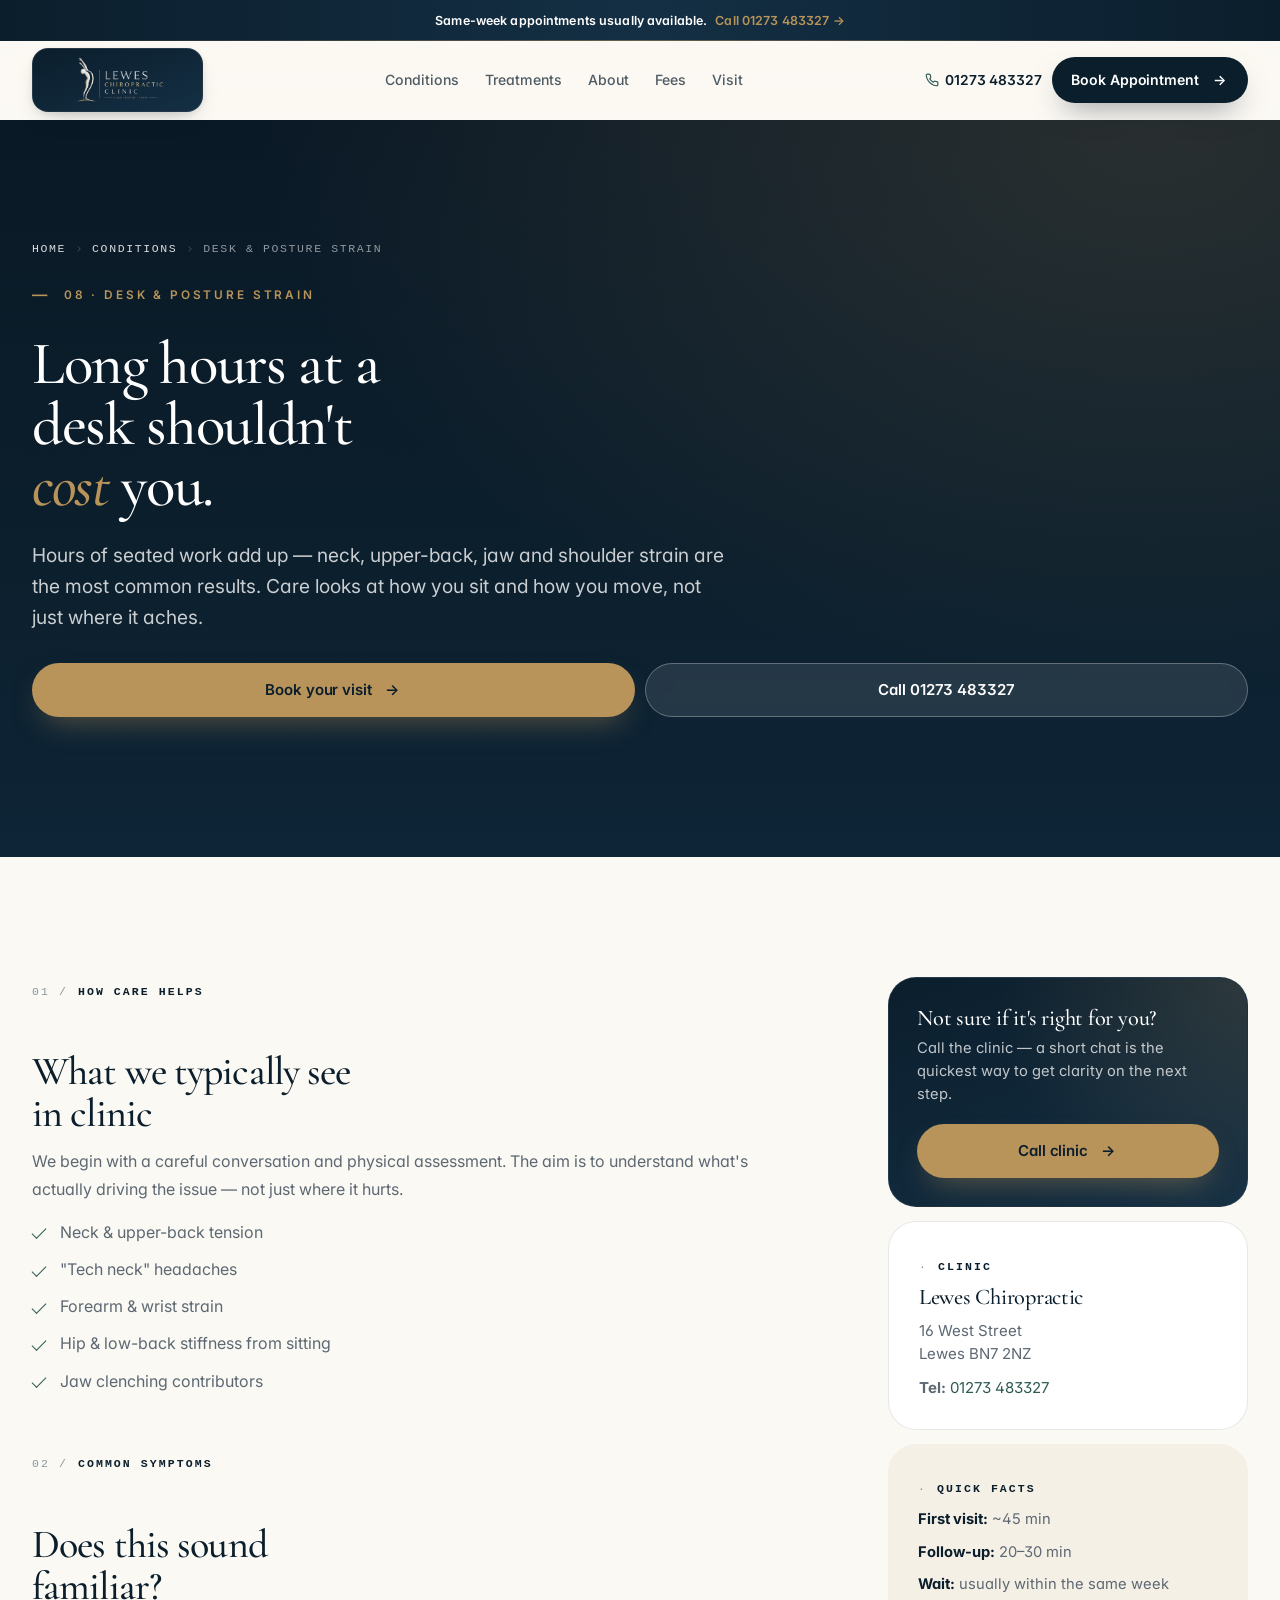
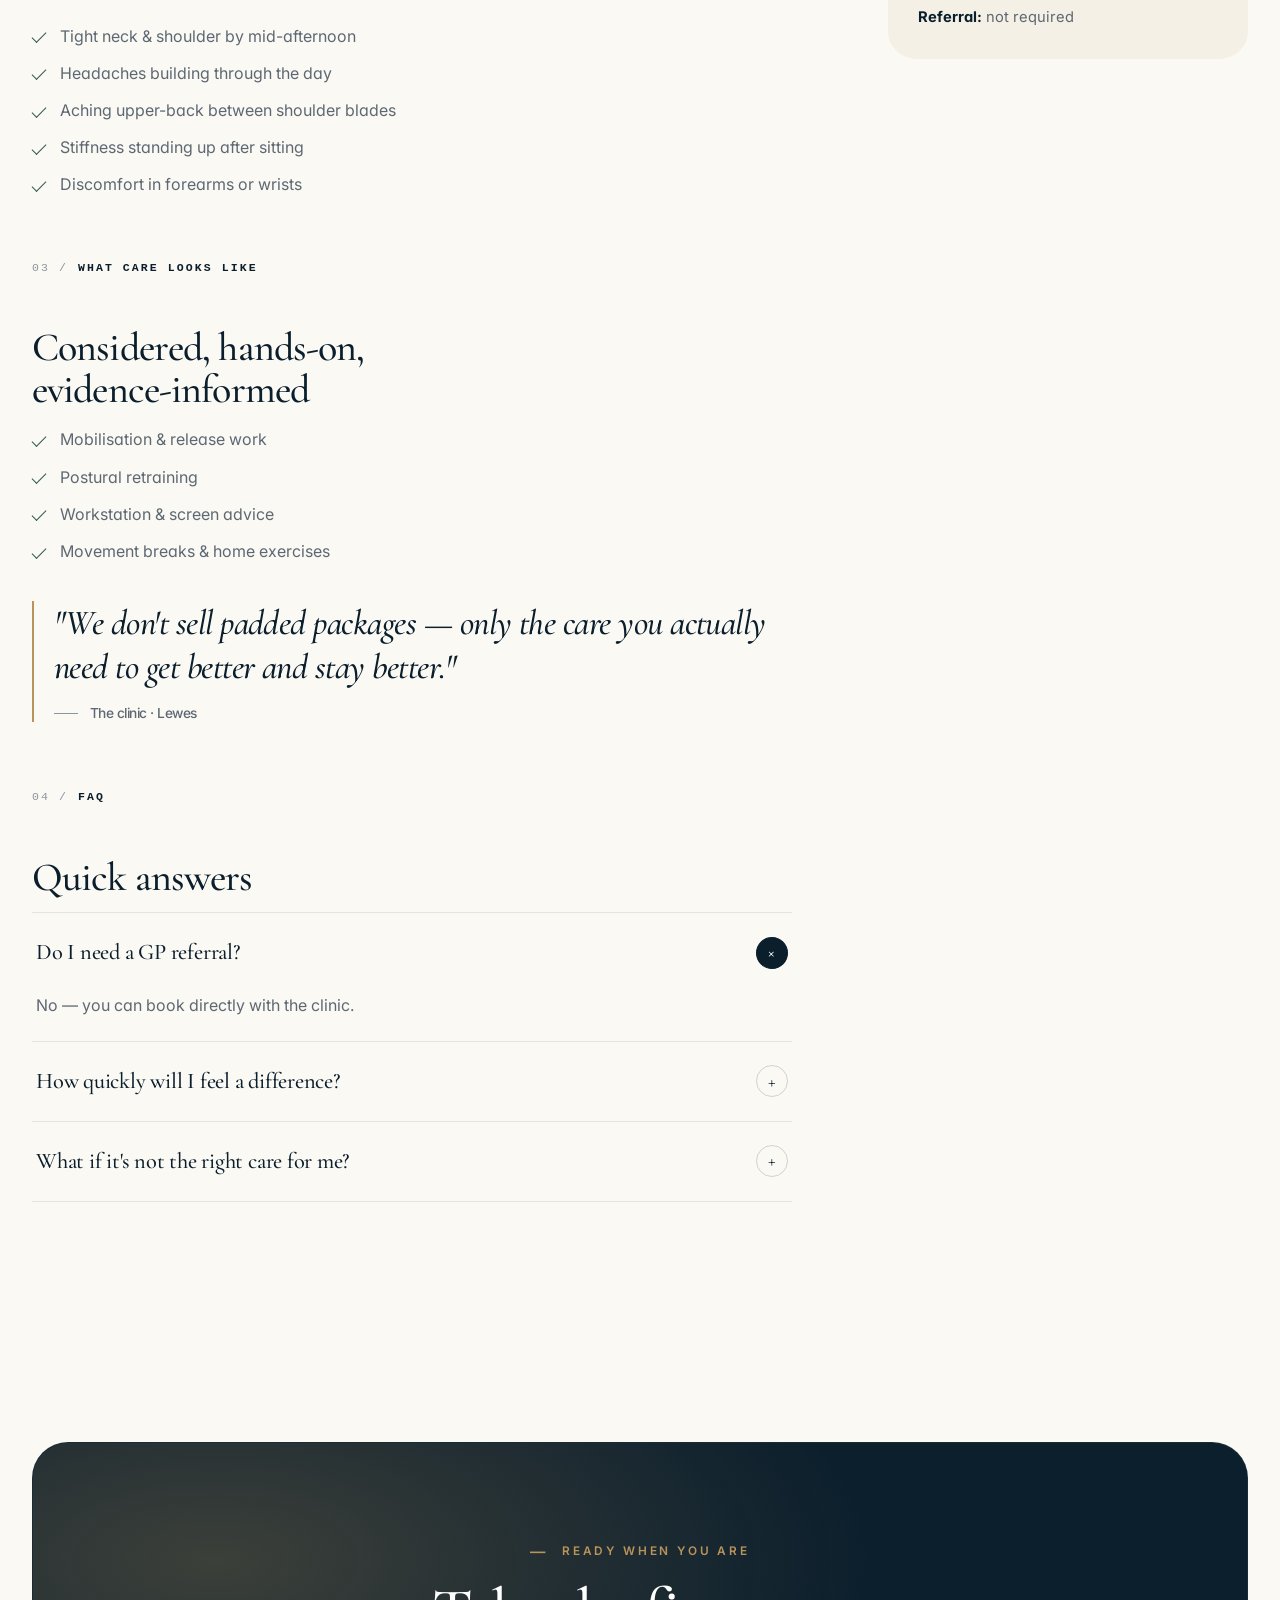
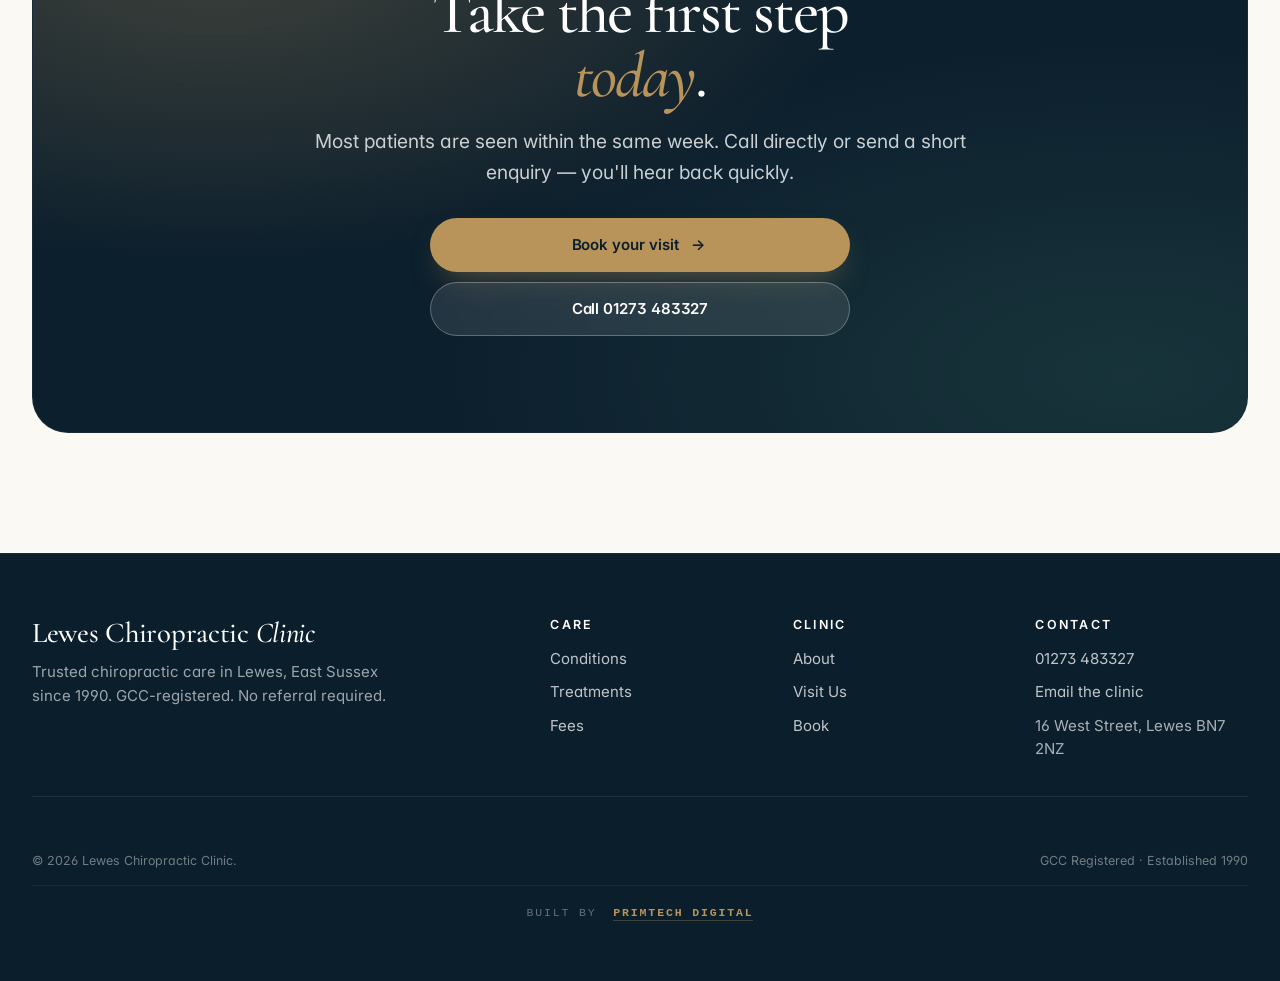
<file: posture-desk-strain.html>
<!DOCTYPE html>
<html lang="en">
<head>
<meta charset="UTF-8">
<meta name="viewport" content="width=device-width, initial-scale=1.0, viewport-fit=cover">
<meta name="theme-color" content="#0b1e2c">
<link rel="icon" type="image/png" sizes="32x32" href="assets/favicon-32.png">
<link rel="icon" type="image/png" sizes="512x512" href="assets/favicon.png">
<link rel="apple-touch-icon" sizes="180x180" href="assets/favicon-180.png">
<title>Desk & Posture Chiropractor in Lewes </title>
<meta name="description" content=" Tech Neck, Sitting Strain Care — Lewes Chiropractic">
<!-- SEO:START -->
<link rel="canonical" href="https://reachedbyte.github.io/lewes-chiropractic-clinic/posture-desk-strain.html">
<meta name="keywords" content="Chiropractic care in Lewes for desk and posture strain — neck, upper-back, jaw and shoulder strain from long hours at the screen. Workstation advice included.|posture chiropractor lewes, desk strain treatment lewes, tech neck chiropractor, sitting posture lewes, workstation pain east sussex">
<meta name="author" content="Lewes Chiropractic Clinic">
<meta name="robots" content="index, follow, max-image-preview:large, max-snippet:-1">
<meta name="geo.region" content="GB-ESX">
<meta name="geo.placename" content="Lewes">
<meta name="geo.position" content="50.873;0.010">
<meta name="ICBM" content="50.873, 0.010">
<meta property="og:type" content="website">
<meta property="og:site_name" content="Lewes Chiropractic Clinic">
<meta property="og:locale" content="en_GB">
<meta property="og:url" content="https://reachedbyte.github.io/lewes-chiropractic-clinic/posture-desk-strain.html">
<meta property="og:title" content="Desk & Posture Chiropractor in Lewes ">
<meta property="og:description" content=" Tech Neck, Sitting Strain Care — Lewes Chiropractic">
<meta property="og:image" content="https://reachedbyte.github.io/lewes-chiropractic-clinic/assets/og-image.jpg">
<meta property="og:image:width" content="1200">
<meta property="og:image:height" content="630">
<meta property="og:image:alt" content="Lewes Chiropractic Clinic — established 1990">
<meta name="twitter:card" content="summary_large_image">
<meta name="twitter:title" content="Desk & Posture Chiropractor in Lewes ">
<meta name="twitter:description" content=" Tech Neck, Sitting Strain Care — Lewes Chiropractic">
<meta name="twitter:image" content="https://reachedbyte.github.io/lewes-chiropractic-clinic/assets/og-image.jpg">
<meta name="format-detection" content="telephone=yes">
<!-- SEO:END -->
<link rel="preconnect" href="https://fonts.googleapis.com">
<link rel="preconnect" href="https://fonts.gstatic.com" crossorigin>
<link href="https://fonts.googleapis.com/css2?family=Cormorant+Garamond:ital,wght@0,500;0,600;0,700;1,500;1,600&family=Inter:wght@400;500;600;700&display=swap" rel="stylesheet">
<link rel="stylesheet" href="assets/styles.css?v=7">
<!-- LD:START -->
<script type="application/ld+json">
{
  "@context":"https://schema.org",
  "@type":["LocalBusiness","MedicalBusiness"],
  "@id":"https://reachedbyte.github.io/lewes-chiropractic-clinic/#clinic",
  "name":"Lewes Chiropractic Clinic",
  "alternateName":"Lewes Chiropractic",
  "url":"https://reachedbyte.github.io/lewes-chiropractic-clinic/",
  "logo":"https://reachedbyte.github.io/lewes-chiropractic-clinic/assets/favicon.png",
  "image":"https://reachedbyte.github.io/lewes-chiropractic-clinic/assets/og-image.jpg",
  "telephone":"+44-1273-483327",
  "email":"info@leweschiropracticclinic.co.uk",
  "priceRange":"££",
  "foundingDate":"1990",
  "address":{"@type":"PostalAddress","streetAddress":"16 West Street","addressLocality":"Lewes","addressRegion":"East Sussex","postalCode":"BN7 2NZ","addressCountry":"GB"},
  "geo":{"@type":"GeoCoordinates","latitude":50.873,"longitude":0.010},
  "openingHoursSpecification":[{"@type":"OpeningHoursSpecification","dayOfWeek":["Monday","Tuesday","Wednesday","Thursday","Friday"],"opens":"08:00","closes":"18:00"},{"@type":"OpeningHoursSpecification","dayOfWeek":"Saturday","opens":"09:00","closes":"13:00"}],
  "areaServed":[{"@type":"City","name":"Lewes"},{"@type":"City","name":"Brighton"},{"@type":"City","name":"Eastbourne"},{"@type":"City","name":"Hastings"},{"@type":"City","name":"Ringmer"},{"@type":"AdministrativeArea","name":"East Sussex"},{"@type":"Country","name":"United Kingdom"}],
  "medicalSpecialty":"Chiropractic",
  "availableService":[
    {"@type":"MedicalProcedure","name":"Back Pain Treatment","url":"https://reachedbyte.github.io/lewes-chiropractic-clinic/back-pain.html"},
    {"@type":"MedicalProcedure","name":"Neck Pain Treatment","url":"https://reachedbyte.github.io/lewes-chiropractic-clinic/neck-pain.html"},
    {"@type":"MedicalProcedure","name":"Headache & Migraine Care","url":"https://reachedbyte.github.io/lewes-chiropractic-clinic/headaches-migraine.html"},
    {"@type":"MedicalProcedure","name":"Hip & Knee Care","url":"https://reachedbyte.github.io/lewes-chiropractic-clinic/hip-knees.html"},
    {"@type":"MedicalProcedure","name":"Shoulder & Elbow Care","url":"https://reachedbyte.github.io/lewes-chiropractic-clinic/shoulder-elbow.html"},
    {"@type":"MedicalProcedure","name":"Sports Injury Chiropractic","url":"https://reachedbyte.github.io/lewes-chiropractic-clinic/sports-injuries.html"},
    {"@type":"MedicalProcedure","name":"Pregnancy Chiropractic","url":"https://reachedbyte.github.io/lewes-chiropractic-clinic/pregnancy.html"},
    {"@type":"MedicalProcedure","name":"Posture & Desk Strain Care","url":"https://reachedbyte.github.io/lewes-chiropractic-clinic/posture-desk-strain.html"}
  ],
  "founder":{"@type":"Person","name":"Helle Henriksen","jobTitle":"Doctor of Chiropractic, Certified Chiropractic Sports Physician","alumniOf":"Anglo-European College of Chiropractic"},
  "aggregateRating":{"@type":"AggregateRating","ratingValue":"4.9","reviewCount":"42","bestRating":"5","worstRating":"1"},
  "sameAs":["https://reachedbyte.github.io/lewes-chiropractic-clinic/"]
}
</script>
<script type="application/ld+json">
{
  "@context":"https://schema.org",
  "@type":"WebSite",
  "@id":"https://reachedbyte.github.io/lewes-chiropractic-clinic/#website",
  "url":"https://reachedbyte.github.io/lewes-chiropractic-clinic/",
  "name":"Lewes Chiropractic Clinic",
  "publisher":{"@id":"https://reachedbyte.github.io/lewes-chiropractic-clinic/#clinic"},
  "potentialAction":{"@type":"SearchAction","target":"https://reachedbyte.github.io/lewes-chiropractic-clinic/?s={search_term_string}","query-input":"required name=search_term_string"}
}
</script>
<!-- LD:END -->

</head>
<body>

<div class="topbar"><div class="container"><strong>Same-week appointments usually available.</strong> <a href="tel:+441273483327">Call 01273&nbsp;483327&nbsp;→</a></div></div>

<header class="nav" id="nav">
  <div class="container nav-inner">
    <a href="index.html" class="brand">
      <img class="logo-img" src="assets/logo.png" alt="Lewes Chiropractic Clinic — Align · Restore · Thrive">
      <span><span class="brand-title">Lewes Chiropractic</span><span class="brand-sub">Est. 1990 · BN7</span></span>
    </a>
    <nav class="nav-links">
      <a href="conditions.html">Conditions</a><a href="treatments.html">Treatments</a><a href="about.html">About</a><a href="fees.html">Fees</a><a href="visit.html">Visit</a>
    </nav>
    <div class="nav-actions">
      <a class="nav-phone" href="tel:+441273483327"><svg width="14" height="14" viewBox="0 0 24 24" fill="none" stroke="currentColor" stroke-width="2"><path d="M22 16.92v3a2 2 0 01-2.18 2 19.79 19.79 0 01-8.63-3.07 19.5 19.5 0 01-6-6 19.79 19.79 0 01-3.07-8.67A2 2 0 014.11 2h3a2 2 0 012 1.72 12.84 12.84 0 00.7 2.81 2 2 0 01-.45 2.11L8.09 9.91a16 16 0 006 6l1.27-1.27a2 2 0 012.11-.45 12.84 12.84 0 002.81.7A2 2 0 0122 16.92z"/></svg>01273 483327</a>
      <a class="btn btn-primary" href="book.html">Book Appointment <span class="arrow">→</span></a>
    </div>
    <button class="menu-btn" aria-label="Open menu" aria-expanded="false"><span></span></button>
  </div>
  <div class="mobile-menu" id="mobileMenu"><div class="container">
    <a href="conditions.html">Conditions <span>01</span></a>
    <a href="treatments.html">Treatments <span>02</span></a>
    <a href="about.html">About <span>03</span></a>
    <a href="fees.html">Fees <span>04</span></a>
    <a href="visit.html">Visit Us <span>05</span></a>
    <div class="mm-actions">
      <a class="btn btn-primary" href="book.html">Book Appointment <span class="arrow">→</span></a>
      <a class="btn btn-outline" href="tel:+441273483327">Call 01273 483327</a>
    </div>
  </div></div>
</header>

<main>

<section class="page-hero">
  <div class="container">
    <div class="breadcrumb"><a href="index.html">Home</a><svg width="10" height="10" viewBox="0 0 24 24" fill="none" stroke="currentColor" stroke-width="2"><path d="M9 18l6-6-6-6"/></svg><a href="conditions.html">Conditions</a><svg width="10" height="10" viewBox="0 0 24 24" fill="none" stroke="currentColor" stroke-width="2"><path d="M9 18l6-6-6-6"/></svg>Desk &amp; Posture Strain</div>
    <span class="eyebrow">08 · Desk &amp; Posture Strain</span>
    <h1>Long hours at a desk shouldn't <em>cost</em> you.</h1>
    <p class="lead">Hours of seated work add up — neck, upper-back, jaw and shoulder strain are the most common results. Care looks at how you sit and how you move, not just where it aches.</p>
    <div class="hero-actions">
      <a class="btn btn-gold" href="book.html">Book your visit <span class="arrow">→</span></a>
      <a class="btn btn-light" href="tel:+441273483327">Call 01273 483327</a>
    </div>
  </div>
</section>

<section class="section">
  <div class="container page-layout">
    <article class="content-block reveal">

      <div class="num" style="margin-bottom:14px">01 / <span>How care helps</span></div>
      <h2>What we typically see in clinic</h2>
      <p>We begin with a careful conversation and physical assessment. The aim is to understand what's actually driving the issue — not just where it hurts.</p>
      <ul><li>Neck & upper-back tension</li><li>"Tech neck" headaches</li><li>Forearm & wrist strain</li><li>Hip & low-back stiffness from sitting</li><li>Jaw clenching contributors</li></ul>

      <div class="num" style="margin:36px 0 14px">02 / <span>Common symptoms</span></div>
      <h2>Does this sound familiar?</h2>
      <ul><li>Tight neck & shoulder by mid-afternoon</li><li>Headaches building through the day</li><li>Aching upper-back between shoulder blades</li><li>Stiffness standing up after sitting</li><li>Discomfort in forearms or wrists</li></ul>

      <div class="num" style="margin:36px 0 14px">03 / <span>What care looks like</span></div>
      <h2>Considered, hands-on, evidence-informed</h2>
      <ul><li>Mobilisation & release work</li><li>Postural retraining</li><li>Workstation & screen advice</li><li>Movement breaks & home exercises</li></ul>

      <div class="pull-quote" style="margin-top:36px">
        "We don't sell padded packages — only the care you actually need to get better and stay better."
        <div class="pull-quote-by">The clinic · Lewes</div>
      </div>

      <div class="num" style="margin:36px 0 14px">04 / <span>FAQ</span></div>
      <h2>Quick answers</h2>
      <div class="faq-list">
        <div class="faq-item active">
          <button class="faq-q" type="button"><span>Do I need a GP referral?</span><span class="faq-icon">+</span></button>
          <div class="faq-a"><p>No — you can book directly with the clinic.</p></div>
        </div>
        <div class="faq-item">
          <button class="faq-q" type="button"><span>How quickly will I feel a difference?</span><span class="faq-icon">+</span></button>
          <div class="faq-a"><p>Many patients notice change within the first 1–3 visits. Your assessment will give a realistic, honest expectation.</p></div>
        </div>
        <div class="faq-item">
          <button class="faq-q" type="button"><span>What if it's not the right care for me?</span><span class="faq-icon">+</span></button>
          <div class="faq-a"><p>If chiropractic isn't the best route, we'll say so and point you in the right direction.</p></div>
        </div>
      </div>
    </article>

    <aside class="sticky-side">
      <div class="quote-panel reveal">
        <h3 style="font-family:var(--serif);font-weight:500">Not sure if it's right for you?</h3>
        <p>Call the clinic — a short chat is the quickest way to get clarity on the next step.</p>
        <div class="hero-actions"><a class="btn btn-gold" href="tel:+441273483327">Call clinic <span class="arrow">→</span></a></div>
      </div>
      <div class="card reveal">
        <div class="num" style="margin-bottom:10px">·  <span>Clinic</span></div>
        <h3 style="font-family:var(--serif);font-weight:500;font-size:1.4rem">Lewes Chiropractic</h3>
        <p style="margin-top:10px">16 West Street<br>Lewes BN7 2NZ</p>
        <p style="margin-top:10px"><strong>Tel:</strong> <a href="tel:+441273483327" style="color:var(--sage)">01273 483327</a></p>
      </div>
      <div class="card reveal" style="background:var(--bone);border:0">
        <div class="num" style="margin-bottom:10px">·  <span>Quick facts</span></div>
        <ul style="list-style:none;display:grid;gap:10px;font-size:.92rem;color:var(--gray)">
          <li><strong style="color:var(--ink)">First visit:</strong> ~45 min</li>
          <li><strong style="color:var(--ink)">Follow-up:</strong> 20–30 min</li>
          <li><strong style="color:var(--ink)">Wait:</strong> usually within the same week</li>
          <li><strong style="color:var(--ink)">Referral:</strong> not required</li>
        </ul>
      </div>
    </aside>
  </div>
</section>

<section class="section">
  <div class="container">
    <div class="final-cta reveal">
      <span class="eyebrow">Ready when you are</span>
      <h2>Take the first step <em>today</em>.</h2>
      <p class="lead">Most patients are seen within the same week. Call directly or send a short enquiry — you'll hear back quickly.</p>
      <div class="hero-actions">
        <a href="book.html" class="btn btn-gold">Book your visit <span class="arrow">→</span></a>
        <a href="tel:+441273483327" class="btn btn-light">Call 01273 483327</a>
      </div>
    </div>
  </div>
</section>

</main>

<footer class="footer">
  <div class="container">
    <div class="footer-top">
      <div class="footer-brand">
        <h3>Lewes Chiropractic <em>Clinic</em></h3>
        <p>Trusted chiropractic care in Lewes, East Sussex since 1990. GCC-registered. No referral required.</p>
      </div>
      <div class="footer-grid">
        <div><h4>Care</h4><ul><li><a href="conditions.html">Conditions</a></li><li><a href="treatments.html">Treatments</a></li><li><a href="fees.html">Fees</a></li></ul></div>
        <div><h4>Clinic</h4><ul><li><a href="about.html">About</a></li><li><a href="visit.html">Visit Us</a></li><li><a href="book.html">Book</a></li></ul></div>
        <div><h4>Contact</h4><ul><li><a href="tel:+441273483327">01273 483327</a></li><li><a href="mailto:info@leweschiropracticclinic.co.uk">Email the clinic</a></li><li>16 West Street, Lewes BN7 2NZ</li></ul></div>
      </div>
    </div>
    <div class="footer-bottom"><span>© <span id="year"></span> Lewes Chiropractic Clinic.</span><span>GCC Registered · Established 1990</span></div>
    <div class="built-by"><span>Built by</span> <a href="https://primtechdigital.com" target="_blank" rel="noopener">Primtech Digital</a></div>
  </div>
</footer>

<div class="mobile-cta">
  <a class="btn btn-outline" href="tel:+441273483327">Call</a>
  <a class="btn btn-primary" href="book.html"><span class="full">Book Appointment</span><span class="short">Book</span> <span class="arrow">→</span></a>
</div>

<script src="assets/script.js?v=7"></script>
</body>
</html>
</file>
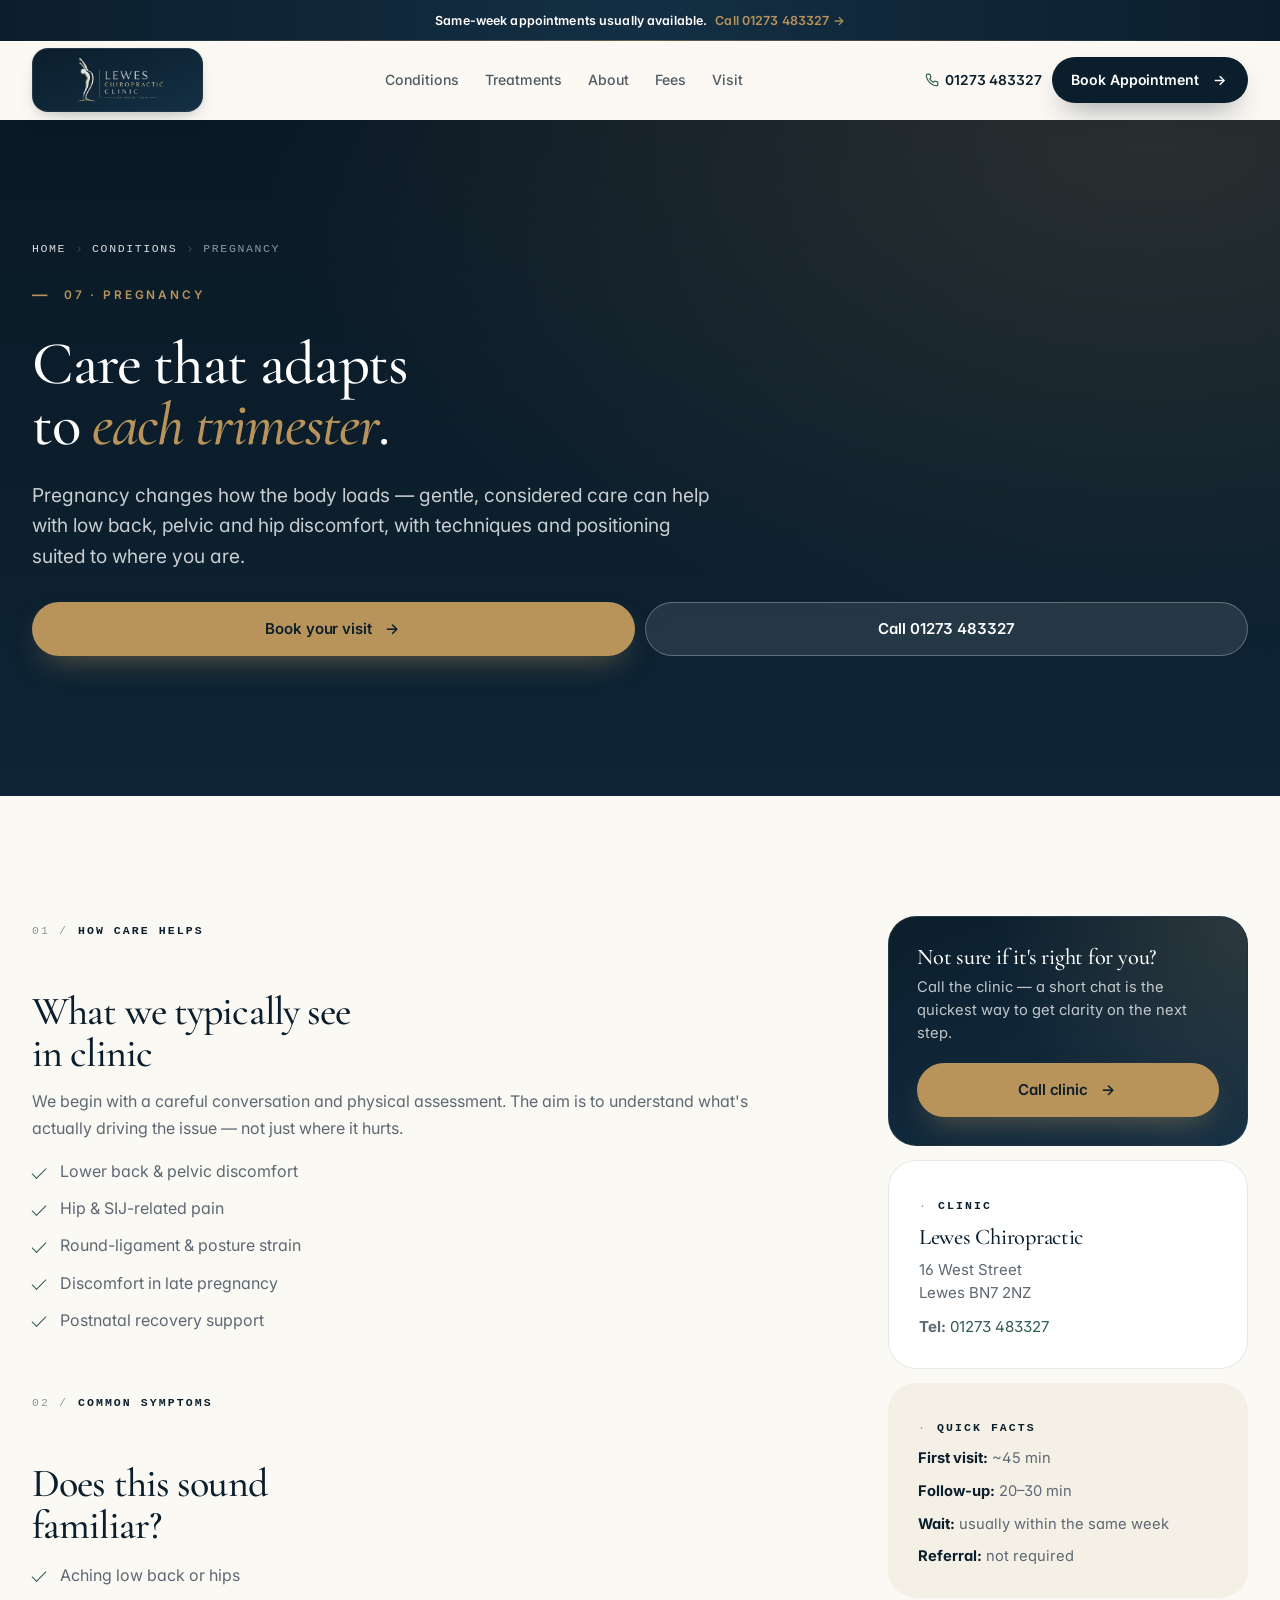
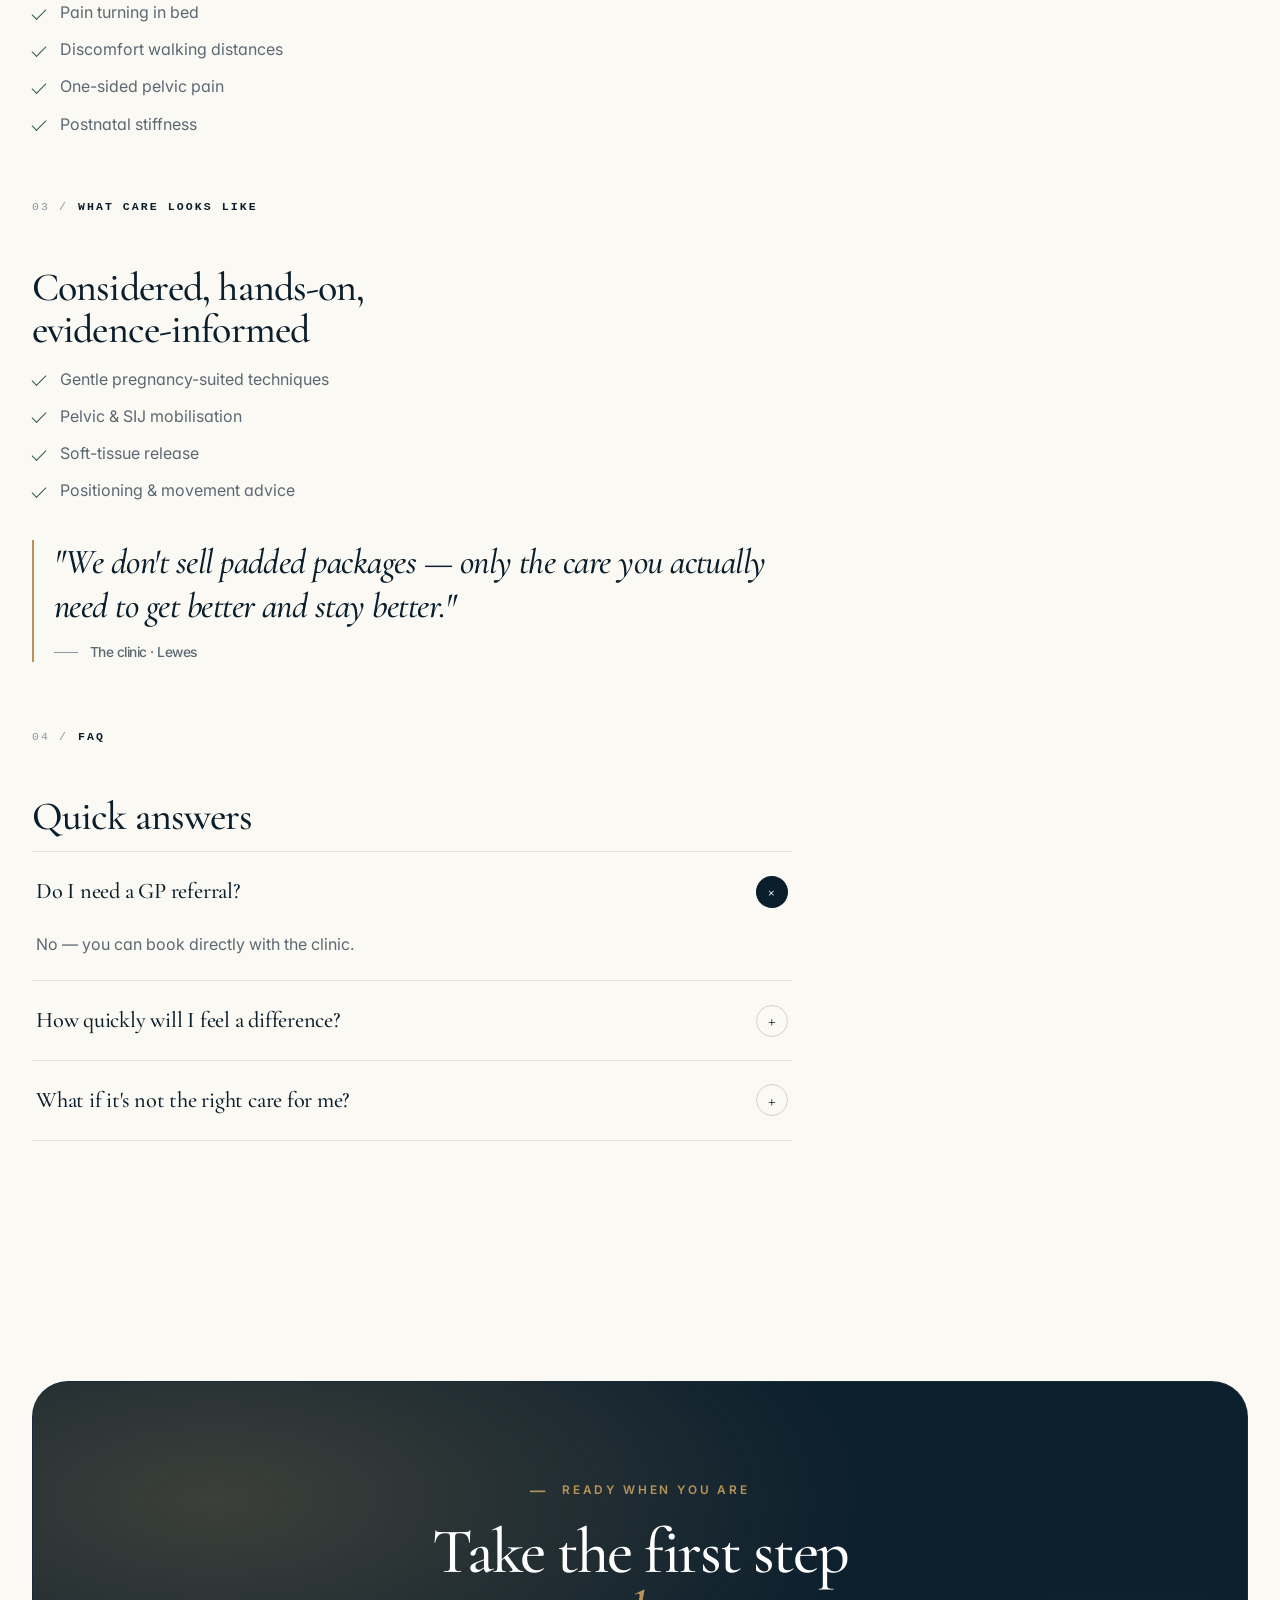
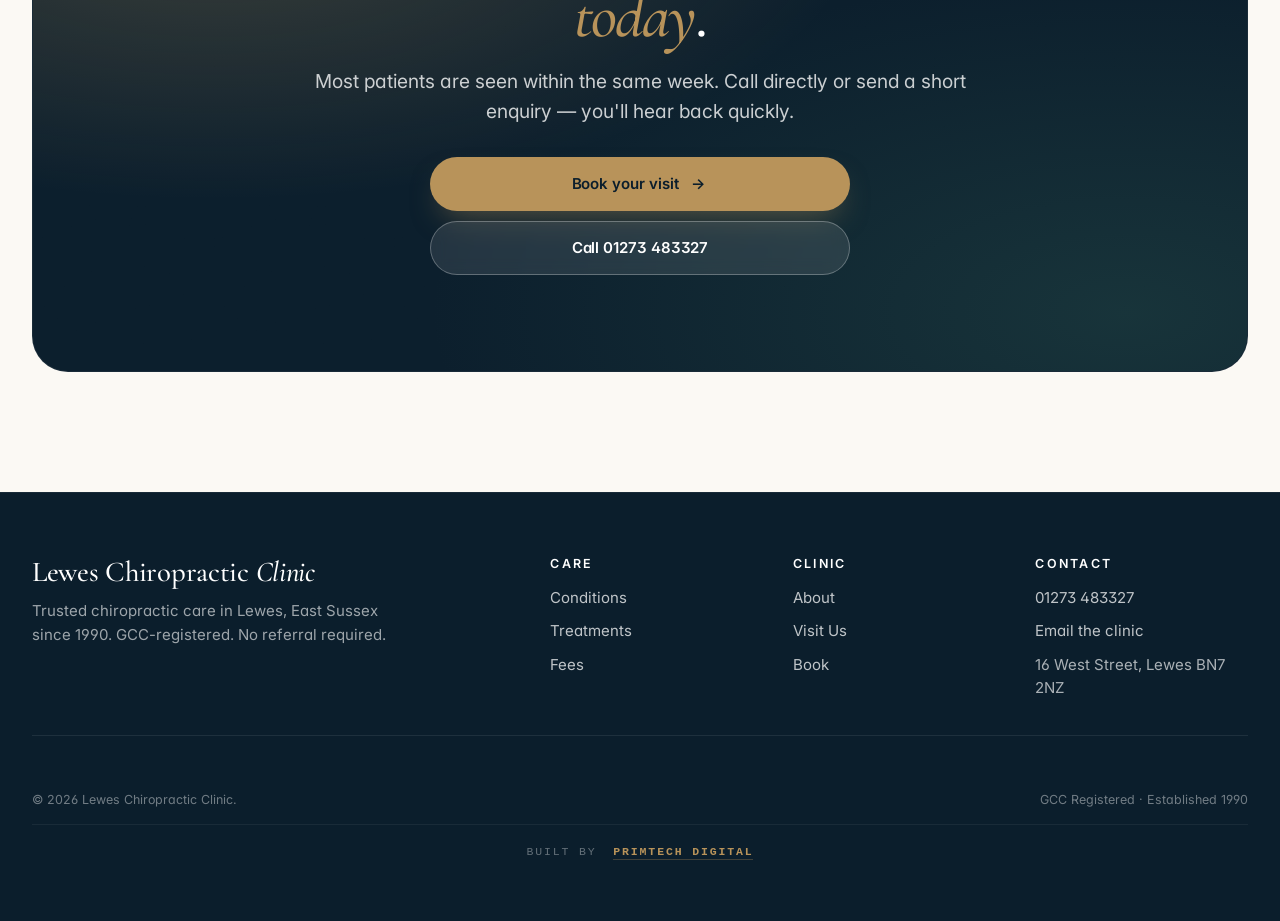
<file: pregnancy.html>
<!DOCTYPE html>
<html lang="en">
<head>
<meta charset="UTF-8">
<meta name="viewport" content="width=device-width, initial-scale=1.0, viewport-fit=cover">
<meta name="theme-color" content="#0b1e2c">
<link rel="icon" type="image/png" sizes="32x32" href="assets/favicon-32.png">
<link rel="icon" type="image/png" sizes="512x512" href="assets/favicon.png">
<link rel="apple-touch-icon" sizes="180x180" href="assets/favicon-180.png">
<title>Pregnancy Chiropractor in Lewes </title>
<meta name="description" content=" Gentle Pre & Postnatal Care — Lewes Chiropractic">
<!-- SEO:START -->
<link rel="canonical" href="https://reachedbyte.github.io/lewes-chiropractic-clinic/pregnancy.html">
<meta name="keywords" content="Gentle pregnancy chiropractor in Lewes — supportive care for low back, pelvic and hip discomfort. Techniques suited to each trimester and the postnatal period.|pregnancy chiropractor lewes, prenatal chiropractor east sussex, postnatal chiropractor lewes, pelvic pain pregnancy lewes, gentle chiropractor lewes">
<meta name="author" content="Lewes Chiropractic Clinic">
<meta name="robots" content="index, follow, max-image-preview:large, max-snippet:-1">
<meta name="geo.region" content="GB-ESX">
<meta name="geo.placename" content="Lewes">
<meta name="geo.position" content="50.873;0.010">
<meta name="ICBM" content="50.873, 0.010">
<meta property="og:type" content="website">
<meta property="og:site_name" content="Lewes Chiropractic Clinic">
<meta property="og:locale" content="en_GB">
<meta property="og:url" content="https://reachedbyte.github.io/lewes-chiropractic-clinic/pregnancy.html">
<meta property="og:title" content="Pregnancy Chiropractor in Lewes ">
<meta property="og:description" content=" Gentle Pre & Postnatal Care — Lewes Chiropractic">
<meta property="og:image" content="https://reachedbyte.github.io/lewes-chiropractic-clinic/assets/og-image.jpg">
<meta property="og:image:width" content="1200">
<meta property="og:image:height" content="630">
<meta property="og:image:alt" content="Lewes Chiropractic Clinic — established 1990">
<meta name="twitter:card" content="summary_large_image">
<meta name="twitter:title" content="Pregnancy Chiropractor in Lewes ">
<meta name="twitter:description" content=" Gentle Pre & Postnatal Care — Lewes Chiropractic">
<meta name="twitter:image" content="https://reachedbyte.github.io/lewes-chiropractic-clinic/assets/og-image.jpg">
<meta name="format-detection" content="telephone=yes">
<!-- SEO:END -->
<link rel="preconnect" href="https://fonts.googleapis.com">
<link rel="preconnect" href="https://fonts.gstatic.com" crossorigin>
<link href="https://fonts.googleapis.com/css2?family=Cormorant+Garamond:ital,wght@0,500;0,600;0,700;1,500;1,600&family=Inter:wght@400;500;600;700&display=swap" rel="stylesheet">
<link rel="stylesheet" href="assets/styles.css?v=7">
<!-- LD:START -->
<script type="application/ld+json">
{
  "@context":"https://schema.org",
  "@type":["LocalBusiness","MedicalBusiness"],
  "@id":"https://reachedbyte.github.io/lewes-chiropractic-clinic/#clinic",
  "name":"Lewes Chiropractic Clinic",
  "alternateName":"Lewes Chiropractic",
  "url":"https://reachedbyte.github.io/lewes-chiropractic-clinic/",
  "logo":"https://reachedbyte.github.io/lewes-chiropractic-clinic/assets/favicon.png",
  "image":"https://reachedbyte.github.io/lewes-chiropractic-clinic/assets/og-image.jpg",
  "telephone":"+44-1273-483327",
  "email":"info@leweschiropracticclinic.co.uk",
  "priceRange":"££",
  "foundingDate":"1990",
  "address":{"@type":"PostalAddress","streetAddress":"16 West Street","addressLocality":"Lewes","addressRegion":"East Sussex","postalCode":"BN7 2NZ","addressCountry":"GB"},
  "geo":{"@type":"GeoCoordinates","latitude":50.873,"longitude":0.010},
  "openingHoursSpecification":[{"@type":"OpeningHoursSpecification","dayOfWeek":["Monday","Tuesday","Wednesday","Thursday","Friday"],"opens":"08:00","closes":"18:00"},{"@type":"OpeningHoursSpecification","dayOfWeek":"Saturday","opens":"09:00","closes":"13:00"}],
  "areaServed":[{"@type":"City","name":"Lewes"},{"@type":"City","name":"Brighton"},{"@type":"City","name":"Eastbourne"},{"@type":"City","name":"Hastings"},{"@type":"City","name":"Ringmer"},{"@type":"AdministrativeArea","name":"East Sussex"},{"@type":"Country","name":"United Kingdom"}],
  "medicalSpecialty":"Chiropractic",
  "availableService":[
    {"@type":"MedicalProcedure","name":"Back Pain Treatment","url":"https://reachedbyte.github.io/lewes-chiropractic-clinic/back-pain.html"},
    {"@type":"MedicalProcedure","name":"Neck Pain Treatment","url":"https://reachedbyte.github.io/lewes-chiropractic-clinic/neck-pain.html"},
    {"@type":"MedicalProcedure","name":"Headache & Migraine Care","url":"https://reachedbyte.github.io/lewes-chiropractic-clinic/headaches-migraine.html"},
    {"@type":"MedicalProcedure","name":"Hip & Knee Care","url":"https://reachedbyte.github.io/lewes-chiropractic-clinic/hip-knees.html"},
    {"@type":"MedicalProcedure","name":"Shoulder & Elbow Care","url":"https://reachedbyte.github.io/lewes-chiropractic-clinic/shoulder-elbow.html"},
    {"@type":"MedicalProcedure","name":"Sports Injury Chiropractic","url":"https://reachedbyte.github.io/lewes-chiropractic-clinic/sports-injuries.html"},
    {"@type":"MedicalProcedure","name":"Pregnancy Chiropractic","url":"https://reachedbyte.github.io/lewes-chiropractic-clinic/pregnancy.html"},
    {"@type":"MedicalProcedure","name":"Posture & Desk Strain Care","url":"https://reachedbyte.github.io/lewes-chiropractic-clinic/posture-desk-strain.html"}
  ],
  "founder":{"@type":"Person","name":"Helle Henriksen","jobTitle":"Doctor of Chiropractic, Certified Chiropractic Sports Physician","alumniOf":"Anglo-European College of Chiropractic"},
  "aggregateRating":{"@type":"AggregateRating","ratingValue":"4.9","reviewCount":"42","bestRating":"5","worstRating":"1"},
  "sameAs":["https://reachedbyte.github.io/lewes-chiropractic-clinic/"]
}
</script>
<script type="application/ld+json">
{
  "@context":"https://schema.org",
  "@type":"WebSite",
  "@id":"https://reachedbyte.github.io/lewes-chiropractic-clinic/#website",
  "url":"https://reachedbyte.github.io/lewes-chiropractic-clinic/",
  "name":"Lewes Chiropractic Clinic",
  "publisher":{"@id":"https://reachedbyte.github.io/lewes-chiropractic-clinic/#clinic"},
  "potentialAction":{"@type":"SearchAction","target":"https://reachedbyte.github.io/lewes-chiropractic-clinic/?s={search_term_string}","query-input":"required name=search_term_string"}
}
</script>
<!-- LD:END -->

</head>
<body>

<div class="topbar"><div class="container"><strong>Same-week appointments usually available.</strong> <a href="tel:+441273483327">Call 01273&nbsp;483327&nbsp;→</a></div></div>

<header class="nav" id="nav">
  <div class="container nav-inner">
    <a href="index.html" class="brand">
      <img class="logo-img" src="assets/logo.png" alt="Lewes Chiropractic Clinic — Align · Restore · Thrive">
      <span><span class="brand-title">Lewes Chiropractic</span><span class="brand-sub">Est. 1990 · BN7</span></span>
    </a>
    <nav class="nav-links">
      <a href="conditions.html">Conditions</a><a href="treatments.html">Treatments</a><a href="about.html">About</a><a href="fees.html">Fees</a><a href="visit.html">Visit</a>
    </nav>
    <div class="nav-actions">
      <a class="nav-phone" href="tel:+441273483327"><svg width="14" height="14" viewBox="0 0 24 24" fill="none" stroke="currentColor" stroke-width="2"><path d="M22 16.92v3a2 2 0 01-2.18 2 19.79 19.79 0 01-8.63-3.07 19.5 19.5 0 01-6-6 19.79 19.79 0 01-3.07-8.67A2 2 0 014.11 2h3a2 2 0 012 1.72 12.84 12.84 0 00.7 2.81 2 2 0 01-.45 2.11L8.09 9.91a16 16 0 006 6l1.27-1.27a2 2 0 012.11-.45 12.84 12.84 0 002.81.7A2 2 0 0122 16.92z"/></svg>01273 483327</a>
      <a class="btn btn-primary" href="book.html">Book Appointment <span class="arrow">→</span></a>
    </div>
    <button class="menu-btn" aria-label="Open menu" aria-expanded="false"><span></span></button>
  </div>
  <div class="mobile-menu" id="mobileMenu"><div class="container">
    <a href="conditions.html">Conditions <span>01</span></a>
    <a href="treatments.html">Treatments <span>02</span></a>
    <a href="about.html">About <span>03</span></a>
    <a href="fees.html">Fees <span>04</span></a>
    <a href="visit.html">Visit Us <span>05</span></a>
    <div class="mm-actions">
      <a class="btn btn-primary" href="book.html">Book Appointment <span class="arrow">→</span></a>
      <a class="btn btn-outline" href="tel:+441273483327">Call 01273 483327</a>
    </div>
  </div></div>
</header>

<main>

<section class="page-hero">
  <div class="container">
    <div class="breadcrumb"><a href="index.html">Home</a><svg width="10" height="10" viewBox="0 0 24 24" fill="none" stroke="currentColor" stroke-width="2"><path d="M9 18l6-6-6-6"/></svg><a href="conditions.html">Conditions</a><svg width="10" height="10" viewBox="0 0 24 24" fill="none" stroke="currentColor" stroke-width="2"><path d="M9 18l6-6-6-6"/></svg>Pregnancy</div>
    <span class="eyebrow">07 · Pregnancy</span>
    <h1>Care that adapts to <em>each trimester</em>.</h1>
    <p class="lead">Pregnancy changes how the body loads — gentle, considered care can help with low back, pelvic and hip discomfort, with techniques and positioning suited to where you are.</p>
    <div class="hero-actions">
      <a class="btn btn-gold" href="book.html">Book your visit <span class="arrow">→</span></a>
      <a class="btn btn-light" href="tel:+441273483327">Call 01273 483327</a>
    </div>
  </div>
</section>

<section class="section">
  <div class="container page-layout">
    <article class="content-block reveal">

      <div class="num" style="margin-bottom:14px">01 / <span>How care helps</span></div>
      <h2>What we typically see in clinic</h2>
      <p>We begin with a careful conversation and physical assessment. The aim is to understand what's actually driving the issue — not just where it hurts.</p>
      <ul><li>Lower back & pelvic discomfort</li><li>Hip & SIJ-related pain</li><li>Round-ligament & posture strain</li><li>Discomfort in late pregnancy</li><li>Postnatal recovery support</li></ul>

      <div class="num" style="margin:36px 0 14px">02 / <span>Common symptoms</span></div>
      <h2>Does this sound familiar?</h2>
      <ul><li>Aching low back or hips</li><li>Pain turning in bed</li><li>Discomfort walking distances</li><li>One-sided pelvic pain</li><li>Postnatal stiffness</li></ul>

      <div class="num" style="margin:36px 0 14px">03 / <span>What care looks like</span></div>
      <h2>Considered, hands-on, evidence-informed</h2>
      <ul><li>Gentle pregnancy-suited techniques</li><li>Pelvic & SIJ mobilisation</li><li>Soft-tissue release</li><li>Positioning & movement advice</li></ul>

      <div class="pull-quote" style="margin-top:36px">
        "We don't sell padded packages — only the care you actually need to get better and stay better."
        <div class="pull-quote-by">The clinic · Lewes</div>
      </div>

      <div class="num" style="margin:36px 0 14px">04 / <span>FAQ</span></div>
      <h2>Quick answers</h2>
      <div class="faq-list">
        <div class="faq-item active">
          <button class="faq-q" type="button"><span>Do I need a GP referral?</span><span class="faq-icon">+</span></button>
          <div class="faq-a"><p>No — you can book directly with the clinic.</p></div>
        </div>
        <div class="faq-item">
          <button class="faq-q" type="button"><span>How quickly will I feel a difference?</span><span class="faq-icon">+</span></button>
          <div class="faq-a"><p>Many patients notice change within the first 1–3 visits. Your assessment will give a realistic, honest expectation.</p></div>
        </div>
        <div class="faq-item">
          <button class="faq-q" type="button"><span>What if it's not the right care for me?</span><span class="faq-icon">+</span></button>
          <div class="faq-a"><p>If chiropractic isn't the best route, we'll say so and point you in the right direction.</p></div>
        </div>
      </div>
    </article>

    <aside class="sticky-side">
      <div class="quote-panel reveal">
        <h3 style="font-family:var(--serif);font-weight:500">Not sure if it's right for you?</h3>
        <p>Call the clinic — a short chat is the quickest way to get clarity on the next step.</p>
        <div class="hero-actions"><a class="btn btn-gold" href="tel:+441273483327">Call clinic <span class="arrow">→</span></a></div>
      </div>
      <div class="card reveal">
        <div class="num" style="margin-bottom:10px">·  <span>Clinic</span></div>
        <h3 style="font-family:var(--serif);font-weight:500;font-size:1.4rem">Lewes Chiropractic</h3>
        <p style="margin-top:10px">16 West Street<br>Lewes BN7 2NZ</p>
        <p style="margin-top:10px"><strong>Tel:</strong> <a href="tel:+441273483327" style="color:var(--sage)">01273 483327</a></p>
      </div>
      <div class="card reveal" style="background:var(--bone);border:0">
        <div class="num" style="margin-bottom:10px">·  <span>Quick facts</span></div>
        <ul style="list-style:none;display:grid;gap:10px;font-size:.92rem;color:var(--gray)">
          <li><strong style="color:var(--ink)">First visit:</strong> ~45 min</li>
          <li><strong style="color:var(--ink)">Follow-up:</strong> 20–30 min</li>
          <li><strong style="color:var(--ink)">Wait:</strong> usually within the same week</li>
          <li><strong style="color:var(--ink)">Referral:</strong> not required</li>
        </ul>
      </div>
    </aside>
  </div>
</section>

<section class="section">
  <div class="container">
    <div class="final-cta reveal">
      <span class="eyebrow">Ready when you are</span>
      <h2>Take the first step <em>today</em>.</h2>
      <p class="lead">Most patients are seen within the same week. Call directly or send a short enquiry — you'll hear back quickly.</p>
      <div class="hero-actions">
        <a href="book.html" class="btn btn-gold">Book your visit <span class="arrow">→</span></a>
        <a href="tel:+441273483327" class="btn btn-light">Call 01273 483327</a>
      </div>
    </div>
  </div>
</section>

</main>

<footer class="footer">
  <div class="container">
    <div class="footer-top">
      <div class="footer-brand">
        <h3>Lewes Chiropractic <em>Clinic</em></h3>
        <p>Trusted chiropractic care in Lewes, East Sussex since 1990. GCC-registered. No referral required.</p>
      </div>
      <div class="footer-grid">
        <div><h4>Care</h4><ul><li><a href="conditions.html">Conditions</a></li><li><a href="treatments.html">Treatments</a></li><li><a href="fees.html">Fees</a></li></ul></div>
        <div><h4>Clinic</h4><ul><li><a href="about.html">About</a></li><li><a href="visit.html">Visit Us</a></li><li><a href="book.html">Book</a></li></ul></div>
        <div><h4>Contact</h4><ul><li><a href="tel:+441273483327">01273 483327</a></li><li><a href="mailto:info@leweschiropracticclinic.co.uk">Email the clinic</a></li><li>16 West Street, Lewes BN7 2NZ</li></ul></div>
      </div>
    </div>
    <div class="footer-bottom"><span>© <span id="year"></span> Lewes Chiropractic Clinic.</span><span>GCC Registered · Established 1990</span></div>
    <div class="built-by"><span>Built by</span> <a href="https://primtechdigital.com" target="_blank" rel="noopener">Primtech Digital</a></div>
  </div>
</footer>

<div class="mobile-cta">
  <a class="btn btn-outline" href="tel:+441273483327">Call</a>
  <a class="btn btn-primary" href="book.html"><span class="full">Book Appointment</span><span class="short">Book</span> <span class="arrow">→</span></a>
</div>

<script src="assets/script.js?v=7"></script>
</body>
</html>
</file>
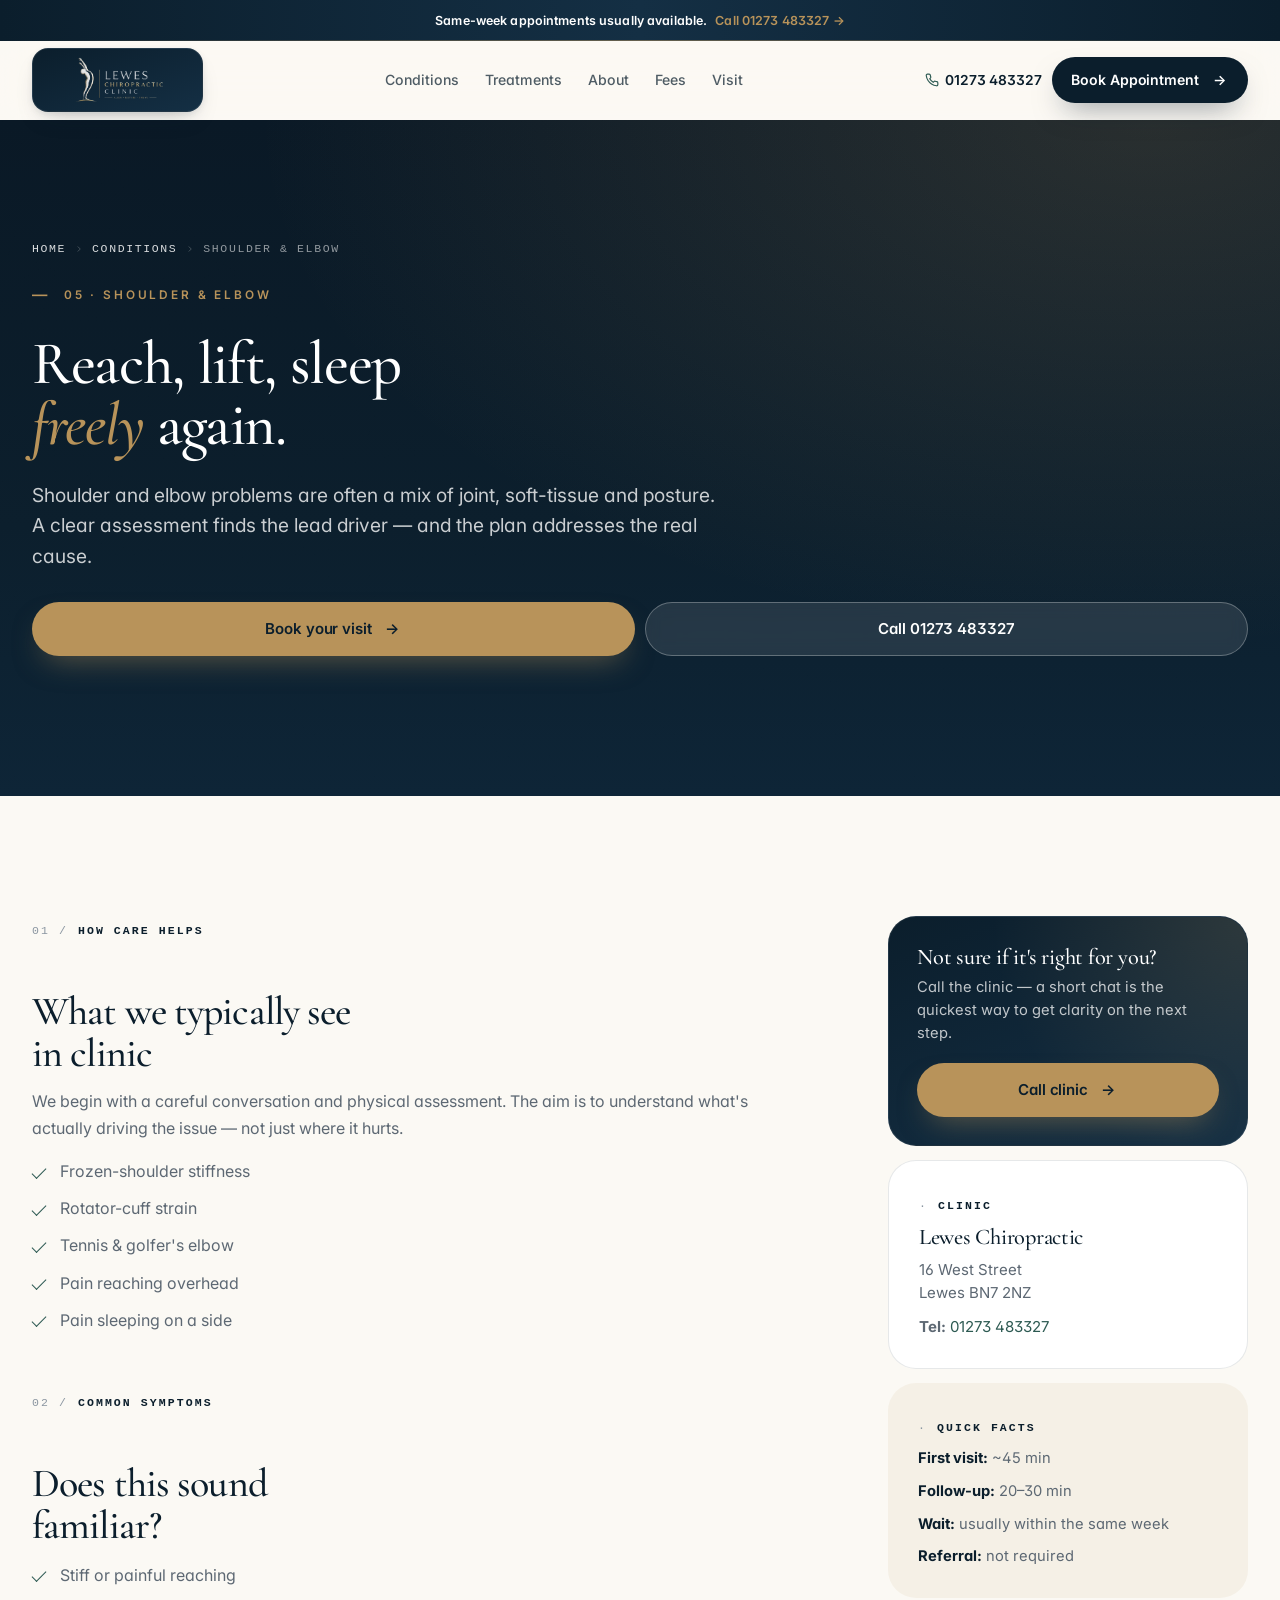
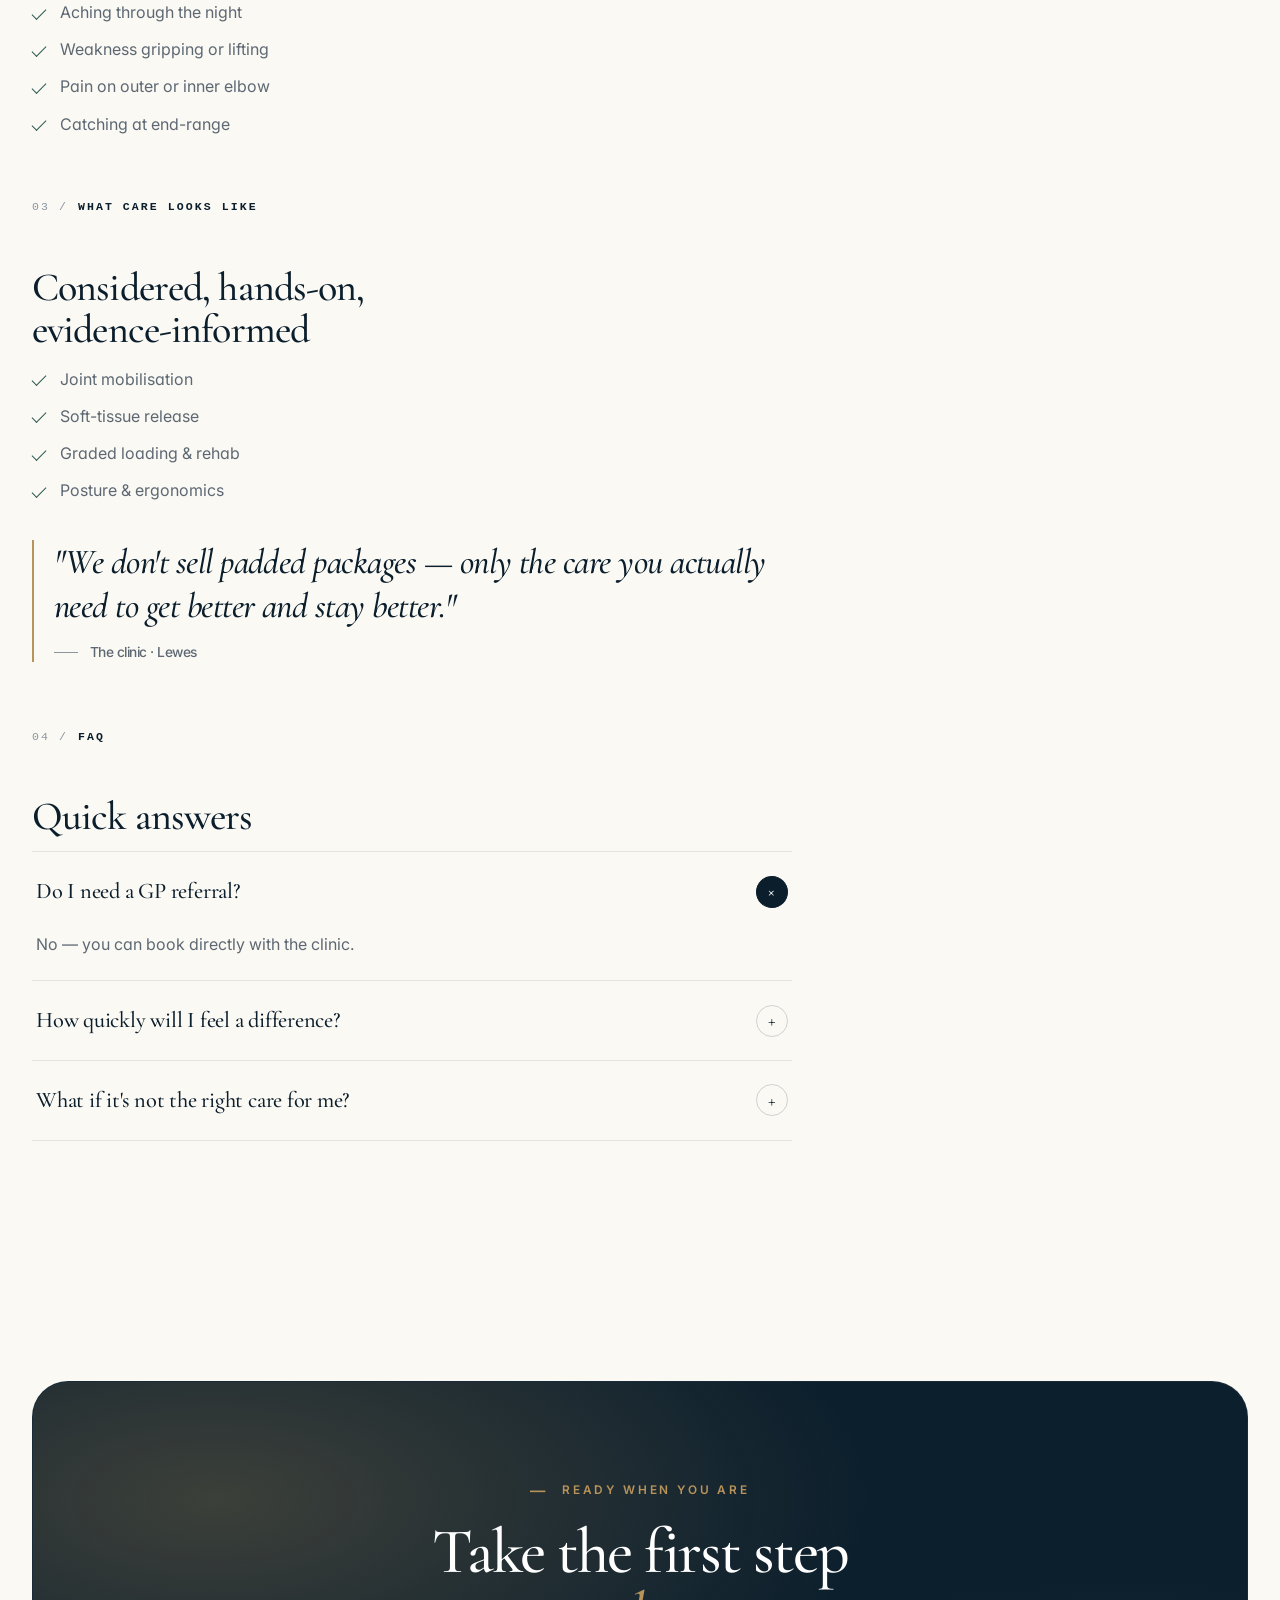
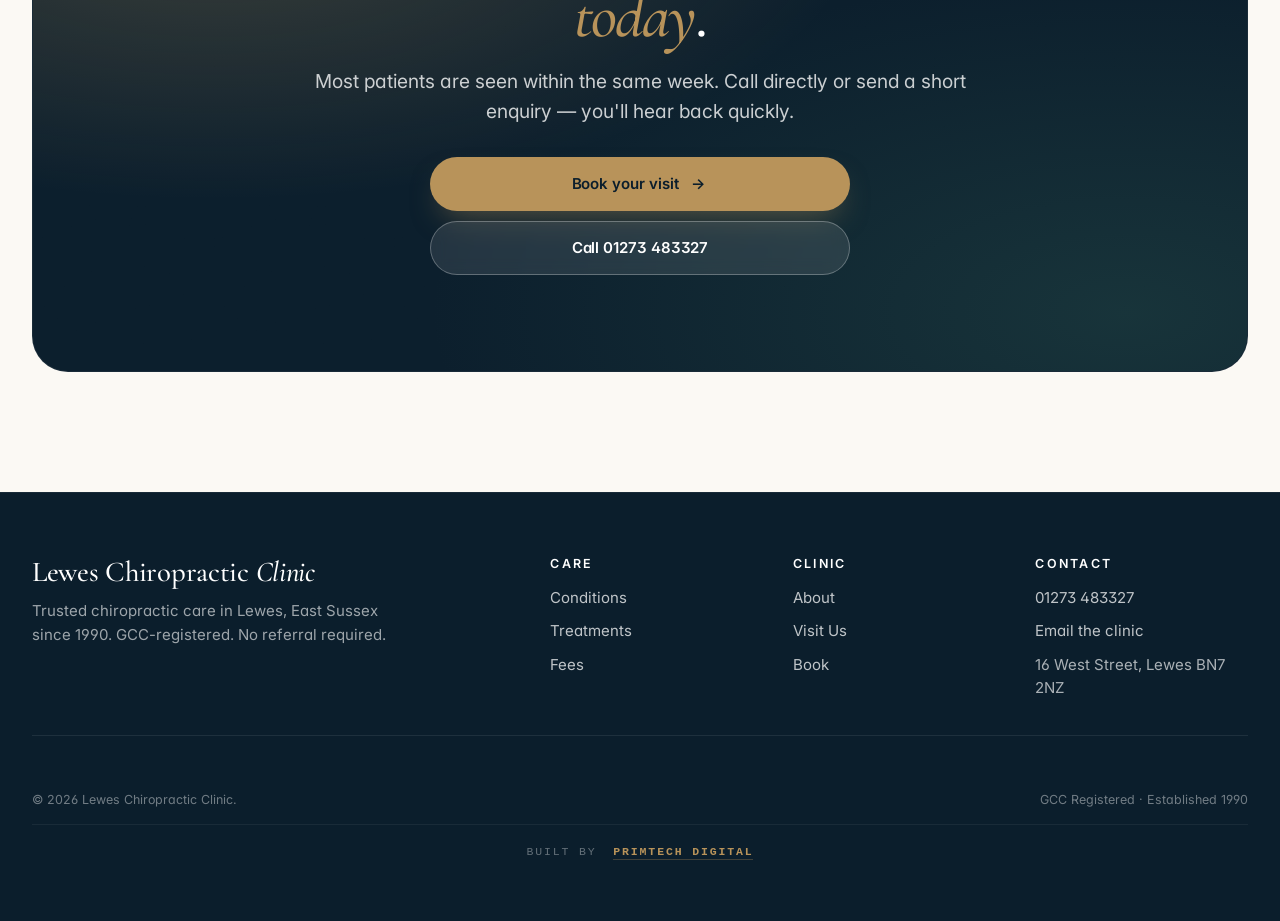
<file: shoulder-elbow.html>
<!DOCTYPE html>
<html lang="en">
<head>
<meta charset="UTF-8">
<meta name="viewport" content="width=device-width, initial-scale=1.0, viewport-fit=cover">
<meta name="theme-color" content="#0b1e2c">
<link rel="icon" type="image/png" sizes="32x32" href="assets/favicon-32.png">
<link rel="icon" type="image/png" sizes="512x512" href="assets/favicon.png">
<link rel="apple-touch-icon" sizes="180x180" href="assets/favicon-180.png">
<title>Shoulder & Elbow Chiropractor in Lewes </title>
<meta name="description" content=" Frozen Shoulder, Tennis Elbow & Rotator Cuff">
<!-- SEO:START -->
<link rel="canonical" href="https://reachedbyte.github.io/lewes-chiropractic-clinic/shoulder-elbow.html">
<meta name="keywords" content="Chiropractic care in Lewes for shoulder and elbow problems — frozen shoulder, rotator cuff strain, tennis & golfer's elbow. GCC-registered, since 1990.|shoulder pain chiropractor lewes, frozen shoulder treatment lewes, tennis elbow chiropractor, rotator cuff lewes, elbow pain east sussex">
<meta name="author" content="Lewes Chiropractic Clinic">
<meta name="robots" content="index, follow, max-image-preview:large, max-snippet:-1">
<meta name="geo.region" content="GB-ESX">
<meta name="geo.placename" content="Lewes">
<meta name="geo.position" content="50.873;0.010">
<meta name="ICBM" content="50.873, 0.010">
<meta property="og:type" content="website">
<meta property="og:site_name" content="Lewes Chiropractic Clinic">
<meta property="og:locale" content="en_GB">
<meta property="og:url" content="https://reachedbyte.github.io/lewes-chiropractic-clinic/shoulder-elbow.html">
<meta property="og:title" content="Shoulder & Elbow Chiropractor in Lewes ">
<meta property="og:description" content=" Frozen Shoulder, Tennis Elbow & Rotator Cuff">
<meta property="og:image" content="https://reachedbyte.github.io/lewes-chiropractic-clinic/assets/og-image.jpg">
<meta property="og:image:width" content="1200">
<meta property="og:image:height" content="630">
<meta property="og:image:alt" content="Lewes Chiropractic Clinic — established 1990">
<meta name="twitter:card" content="summary_large_image">
<meta name="twitter:title" content="Shoulder & Elbow Chiropractor in Lewes ">
<meta name="twitter:description" content=" Frozen Shoulder, Tennis Elbow & Rotator Cuff">
<meta name="twitter:image" content="https://reachedbyte.github.io/lewes-chiropractic-clinic/assets/og-image.jpg">
<meta name="format-detection" content="telephone=yes">
<!-- SEO:END -->
<link rel="preconnect" href="https://fonts.googleapis.com">
<link rel="preconnect" href="https://fonts.gstatic.com" crossorigin>
<link href="https://fonts.googleapis.com/css2?family=Cormorant+Garamond:ital,wght@0,500;0,600;0,700;1,500;1,600&family=Inter:wght@400;500;600;700&display=swap" rel="stylesheet">
<link rel="stylesheet" href="assets/styles.css?v=7">
<!-- LD:START -->
<script type="application/ld+json">
{
  "@context":"https://schema.org",
  "@type":["LocalBusiness","MedicalBusiness"],
  "@id":"https://reachedbyte.github.io/lewes-chiropractic-clinic/#clinic",
  "name":"Lewes Chiropractic Clinic",
  "alternateName":"Lewes Chiropractic",
  "url":"https://reachedbyte.github.io/lewes-chiropractic-clinic/",
  "logo":"https://reachedbyte.github.io/lewes-chiropractic-clinic/assets/favicon.png",
  "image":"https://reachedbyte.github.io/lewes-chiropractic-clinic/assets/og-image.jpg",
  "telephone":"+44-1273-483327",
  "email":"info@leweschiropracticclinic.co.uk",
  "priceRange":"££",
  "foundingDate":"1990",
  "address":{"@type":"PostalAddress","streetAddress":"16 West Street","addressLocality":"Lewes","addressRegion":"East Sussex","postalCode":"BN7 2NZ","addressCountry":"GB"},
  "geo":{"@type":"GeoCoordinates","latitude":50.873,"longitude":0.010},
  "openingHoursSpecification":[{"@type":"OpeningHoursSpecification","dayOfWeek":["Monday","Tuesday","Wednesday","Thursday","Friday"],"opens":"08:00","closes":"18:00"},{"@type":"OpeningHoursSpecification","dayOfWeek":"Saturday","opens":"09:00","closes":"13:00"}],
  "areaServed":[{"@type":"City","name":"Lewes"},{"@type":"City","name":"Brighton"},{"@type":"City","name":"Eastbourne"},{"@type":"City","name":"Hastings"},{"@type":"City","name":"Ringmer"},{"@type":"AdministrativeArea","name":"East Sussex"},{"@type":"Country","name":"United Kingdom"}],
  "medicalSpecialty":"Chiropractic",
  "availableService":[
    {"@type":"MedicalProcedure","name":"Back Pain Treatment","url":"https://reachedbyte.github.io/lewes-chiropractic-clinic/back-pain.html"},
    {"@type":"MedicalProcedure","name":"Neck Pain Treatment","url":"https://reachedbyte.github.io/lewes-chiropractic-clinic/neck-pain.html"},
    {"@type":"MedicalProcedure","name":"Headache & Migraine Care","url":"https://reachedbyte.github.io/lewes-chiropractic-clinic/headaches-migraine.html"},
    {"@type":"MedicalProcedure","name":"Hip & Knee Care","url":"https://reachedbyte.github.io/lewes-chiropractic-clinic/hip-knees.html"},
    {"@type":"MedicalProcedure","name":"Shoulder & Elbow Care","url":"https://reachedbyte.github.io/lewes-chiropractic-clinic/shoulder-elbow.html"},
    {"@type":"MedicalProcedure","name":"Sports Injury Chiropractic","url":"https://reachedbyte.github.io/lewes-chiropractic-clinic/sports-injuries.html"},
    {"@type":"MedicalProcedure","name":"Pregnancy Chiropractic","url":"https://reachedbyte.github.io/lewes-chiropractic-clinic/pregnancy.html"},
    {"@type":"MedicalProcedure","name":"Posture & Desk Strain Care","url":"https://reachedbyte.github.io/lewes-chiropractic-clinic/posture-desk-strain.html"}
  ],
  "founder":{"@type":"Person","name":"Helle Henriksen","jobTitle":"Doctor of Chiropractic, Certified Chiropractic Sports Physician","alumniOf":"Anglo-European College of Chiropractic"},
  "aggregateRating":{"@type":"AggregateRating","ratingValue":"4.9","reviewCount":"42","bestRating":"5","worstRating":"1"},
  "sameAs":["https://reachedbyte.github.io/lewes-chiropractic-clinic/"]
}
</script>
<script type="application/ld+json">
{
  "@context":"https://schema.org",
  "@type":"WebSite",
  "@id":"https://reachedbyte.github.io/lewes-chiropractic-clinic/#website",
  "url":"https://reachedbyte.github.io/lewes-chiropractic-clinic/",
  "name":"Lewes Chiropractic Clinic",
  "publisher":{"@id":"https://reachedbyte.github.io/lewes-chiropractic-clinic/#clinic"},
  "potentialAction":{"@type":"SearchAction","target":"https://reachedbyte.github.io/lewes-chiropractic-clinic/?s={search_term_string}","query-input":"required name=search_term_string"}
}
</script>
<!-- LD:END -->

</head>
<body>

<div class="topbar"><div class="container"><strong>Same-week appointments usually available.</strong> <a href="tel:+441273483327">Call 01273&nbsp;483327&nbsp;→</a></div></div>

<header class="nav" id="nav">
  <div class="container nav-inner">
    <a href="index.html" class="brand">
      <img class="logo-img" src="assets/logo.png" alt="Lewes Chiropractic Clinic — Align · Restore · Thrive">
      <span><span class="brand-title">Lewes Chiropractic</span><span class="brand-sub">Est. 1990 · BN7</span></span>
    </a>
    <nav class="nav-links">
      <a href="conditions.html">Conditions</a><a href="treatments.html">Treatments</a><a href="about.html">About</a><a href="fees.html">Fees</a><a href="visit.html">Visit</a>
    </nav>
    <div class="nav-actions">
      <a class="nav-phone" href="tel:+441273483327"><svg width="14" height="14" viewBox="0 0 24 24" fill="none" stroke="currentColor" stroke-width="2"><path d="M22 16.92v3a2 2 0 01-2.18 2 19.79 19.79 0 01-8.63-3.07 19.5 19.5 0 01-6-6 19.79 19.79 0 01-3.07-8.67A2 2 0 014.11 2h3a2 2 0 012 1.72 12.84 12.84 0 00.7 2.81 2 2 0 01-.45 2.11L8.09 9.91a16 16 0 006 6l1.27-1.27a2 2 0 012.11-.45 12.84 12.84 0 002.81.7A2 2 0 0122 16.92z"/></svg>01273 483327</a>
      <a class="btn btn-primary" href="book.html">Book Appointment <span class="arrow">→</span></a>
    </div>
    <button class="menu-btn" aria-label="Open menu" aria-expanded="false"><span></span></button>
  </div>
  <div class="mobile-menu" id="mobileMenu"><div class="container">
    <a href="conditions.html">Conditions <span>01</span></a>
    <a href="treatments.html">Treatments <span>02</span></a>
    <a href="about.html">About <span>03</span></a>
    <a href="fees.html">Fees <span>04</span></a>
    <a href="visit.html">Visit Us <span>05</span></a>
    <div class="mm-actions">
      <a class="btn btn-primary" href="book.html">Book Appointment <span class="arrow">→</span></a>
      <a class="btn btn-outline" href="tel:+441273483327">Call 01273 483327</a>
    </div>
  </div></div>
</header>

<main>

<section class="page-hero">
  <div class="container">
    <div class="breadcrumb"><a href="index.html">Home</a><svg width="10" height="10" viewBox="0 0 24 24" fill="none" stroke="currentColor" stroke-width="2"><path d="M9 18l6-6-6-6"/></svg><a href="conditions.html">Conditions</a><svg width="10" height="10" viewBox="0 0 24 24" fill="none" stroke="currentColor" stroke-width="2"><path d="M9 18l6-6-6-6"/></svg>Shoulder &amp; Elbow</div>
    <span class="eyebrow">05 · Shoulder &amp; Elbow</span>
    <h1>Reach, lift, sleep <em>freely</em> again.</h1>
    <p class="lead">Shoulder and elbow problems are often a mix of joint, soft-tissue and posture. A clear assessment finds the lead driver — and the plan addresses the real cause.</p>
    <div class="hero-actions">
      <a class="btn btn-gold" href="book.html">Book your visit <span class="arrow">→</span></a>
      <a class="btn btn-light" href="tel:+441273483327">Call 01273 483327</a>
    </div>
  </div>
</section>

<section class="section">
  <div class="container page-layout">
    <article class="content-block reveal">

      <div class="num" style="margin-bottom:14px">01 / <span>How care helps</span></div>
      <h2>What we typically see in clinic</h2>
      <p>We begin with a careful conversation and physical assessment. The aim is to understand what's actually driving the issue — not just where it hurts.</p>
      <ul><li>Frozen-shoulder stiffness</li><li>Rotator-cuff strain</li><li>Tennis & golfer's elbow</li><li>Pain reaching overhead</li><li>Pain sleeping on a side</li></ul>

      <div class="num" style="margin:36px 0 14px">02 / <span>Common symptoms</span></div>
      <h2>Does this sound familiar?</h2>
      <ul><li>Stiff or painful reaching</li><li>Aching through the night</li><li>Weakness gripping or lifting</li><li>Pain on outer or inner elbow</li><li>Catching at end-range</li></ul>

      <div class="num" style="margin:36px 0 14px">03 / <span>What care looks like</span></div>
      <h2>Considered, hands-on, evidence-informed</h2>
      <ul><li>Joint mobilisation</li><li>Soft-tissue release</li><li>Graded loading & rehab</li><li>Posture & ergonomics</li></ul>

      <div class="pull-quote" style="margin-top:36px">
        "We don't sell padded packages — only the care you actually need to get better and stay better."
        <div class="pull-quote-by">The clinic · Lewes</div>
      </div>

      <div class="num" style="margin:36px 0 14px">04 / <span>FAQ</span></div>
      <h2>Quick answers</h2>
      <div class="faq-list">
        <div class="faq-item active">
          <button class="faq-q" type="button"><span>Do I need a GP referral?</span><span class="faq-icon">+</span></button>
          <div class="faq-a"><p>No — you can book directly with the clinic.</p></div>
        </div>
        <div class="faq-item">
          <button class="faq-q" type="button"><span>How quickly will I feel a difference?</span><span class="faq-icon">+</span></button>
          <div class="faq-a"><p>Many patients notice change within the first 1–3 visits. Your assessment will give a realistic, honest expectation.</p></div>
        </div>
        <div class="faq-item">
          <button class="faq-q" type="button"><span>What if it's not the right care for me?</span><span class="faq-icon">+</span></button>
          <div class="faq-a"><p>If chiropractic isn't the best route, we'll say so and point you in the right direction.</p></div>
        </div>
      </div>
    </article>

    <aside class="sticky-side">
      <div class="quote-panel reveal">
        <h3 style="font-family:var(--serif);font-weight:500">Not sure if it's right for you?</h3>
        <p>Call the clinic — a short chat is the quickest way to get clarity on the next step.</p>
        <div class="hero-actions"><a class="btn btn-gold" href="tel:+441273483327">Call clinic <span class="arrow">→</span></a></div>
      </div>
      <div class="card reveal">
        <div class="num" style="margin-bottom:10px">·  <span>Clinic</span></div>
        <h3 style="font-family:var(--serif);font-weight:500;font-size:1.4rem">Lewes Chiropractic</h3>
        <p style="margin-top:10px">16 West Street<br>Lewes BN7 2NZ</p>
        <p style="margin-top:10px"><strong>Tel:</strong> <a href="tel:+441273483327" style="color:var(--sage)">01273 483327</a></p>
      </div>
      <div class="card reveal" style="background:var(--bone);border:0">
        <div class="num" style="margin-bottom:10px">·  <span>Quick facts</span></div>
        <ul style="list-style:none;display:grid;gap:10px;font-size:.92rem;color:var(--gray)">
          <li><strong style="color:var(--ink)">First visit:</strong> ~45 min</li>
          <li><strong style="color:var(--ink)">Follow-up:</strong> 20–30 min</li>
          <li><strong style="color:var(--ink)">Wait:</strong> usually within the same week</li>
          <li><strong style="color:var(--ink)">Referral:</strong> not required</li>
        </ul>
      </div>
    </aside>
  </div>
</section>

<section class="section">
  <div class="container">
    <div class="final-cta reveal">
      <span class="eyebrow">Ready when you are</span>
      <h2>Take the first step <em>today</em>.</h2>
      <p class="lead">Most patients are seen within the same week. Call directly or send a short enquiry — you'll hear back quickly.</p>
      <div class="hero-actions">
        <a href="book.html" class="btn btn-gold">Book your visit <span class="arrow">→</span></a>
        <a href="tel:+441273483327" class="btn btn-light">Call 01273 483327</a>
      </div>
    </div>
  </div>
</section>

</main>

<footer class="footer">
  <div class="container">
    <div class="footer-top">
      <div class="footer-brand">
        <h3>Lewes Chiropractic <em>Clinic</em></h3>
        <p>Trusted chiropractic care in Lewes, East Sussex since 1990. GCC-registered. No referral required.</p>
      </div>
      <div class="footer-grid">
        <div><h4>Care</h4><ul><li><a href="conditions.html">Conditions</a></li><li><a href="treatments.html">Treatments</a></li><li><a href="fees.html">Fees</a></li></ul></div>
        <div><h4>Clinic</h4><ul><li><a href="about.html">About</a></li><li><a href="visit.html">Visit Us</a></li><li><a href="book.html">Book</a></li></ul></div>
        <div><h4>Contact</h4><ul><li><a href="tel:+441273483327">01273 483327</a></li><li><a href="mailto:info@leweschiropracticclinic.co.uk">Email the clinic</a></li><li>16 West Street, Lewes BN7 2NZ</li></ul></div>
      </div>
    </div>
    <div class="footer-bottom"><span>© <span id="year"></span> Lewes Chiropractic Clinic.</span><span>GCC Registered · Established 1990</span></div>
    <div class="built-by"><span>Built by</span> <a href="https://primtechdigital.com" target="_blank" rel="noopener">Primtech Digital</a></div>
  </div>
</footer>

<div class="mobile-cta">
  <a class="btn btn-outline" href="tel:+441273483327">Call</a>
  <a class="btn btn-primary" href="book.html"><span class="full">Book Appointment</span><span class="short">Book</span> <span class="arrow">→</span></a>
</div>

<script src="assets/script.js?v=7"></script>
</body>
</html>
</file>
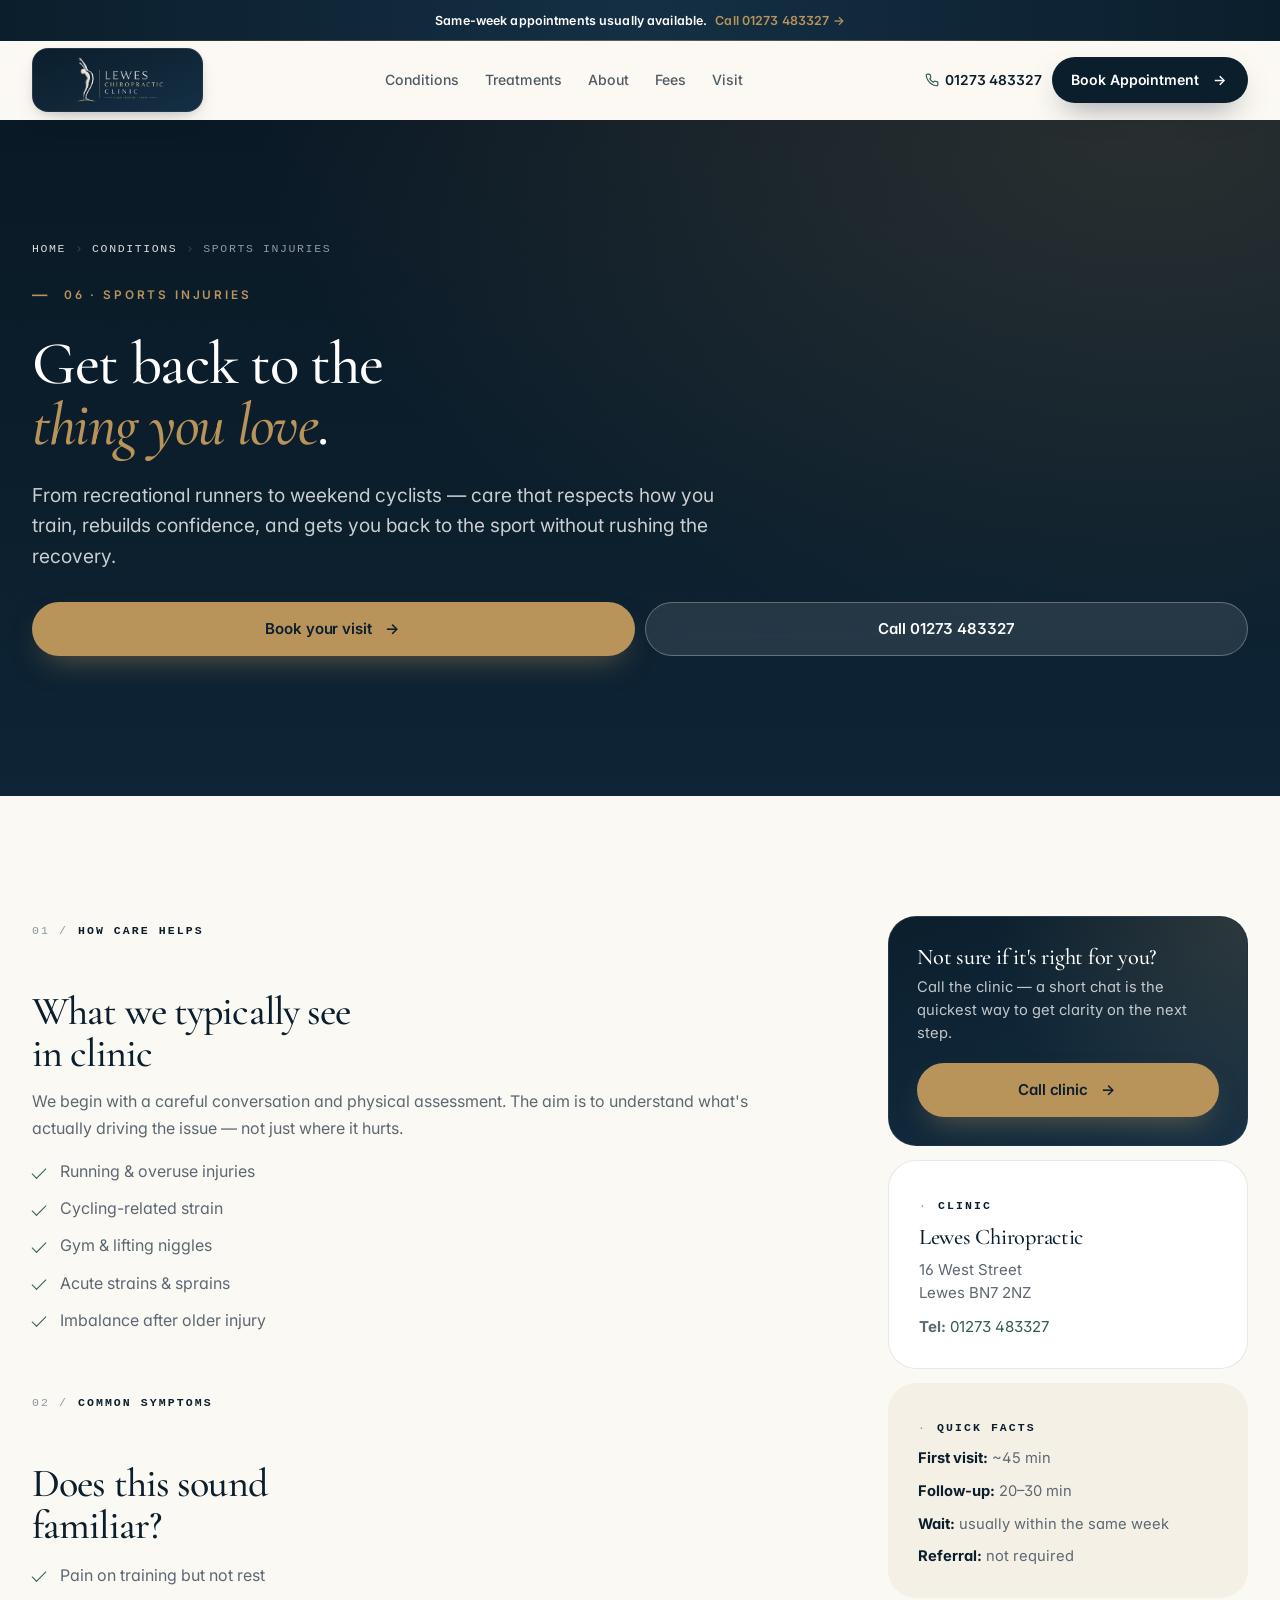
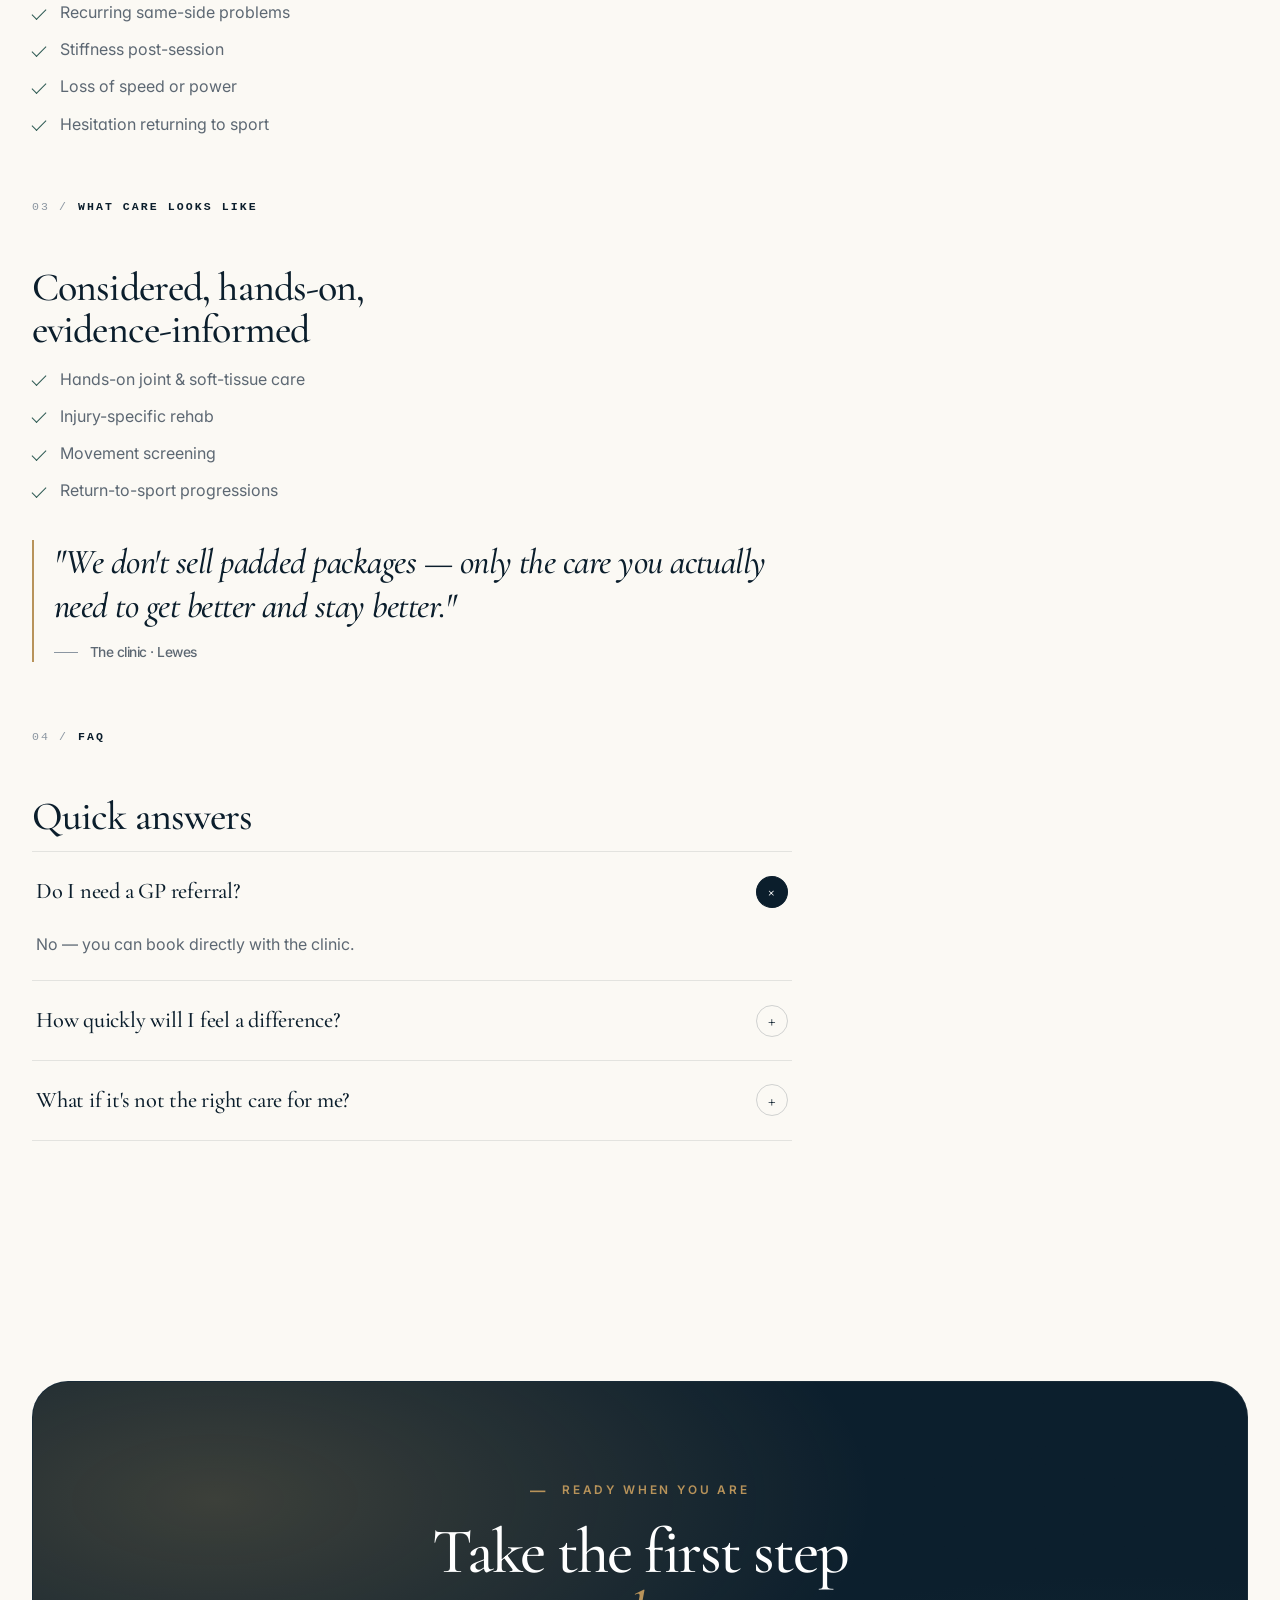
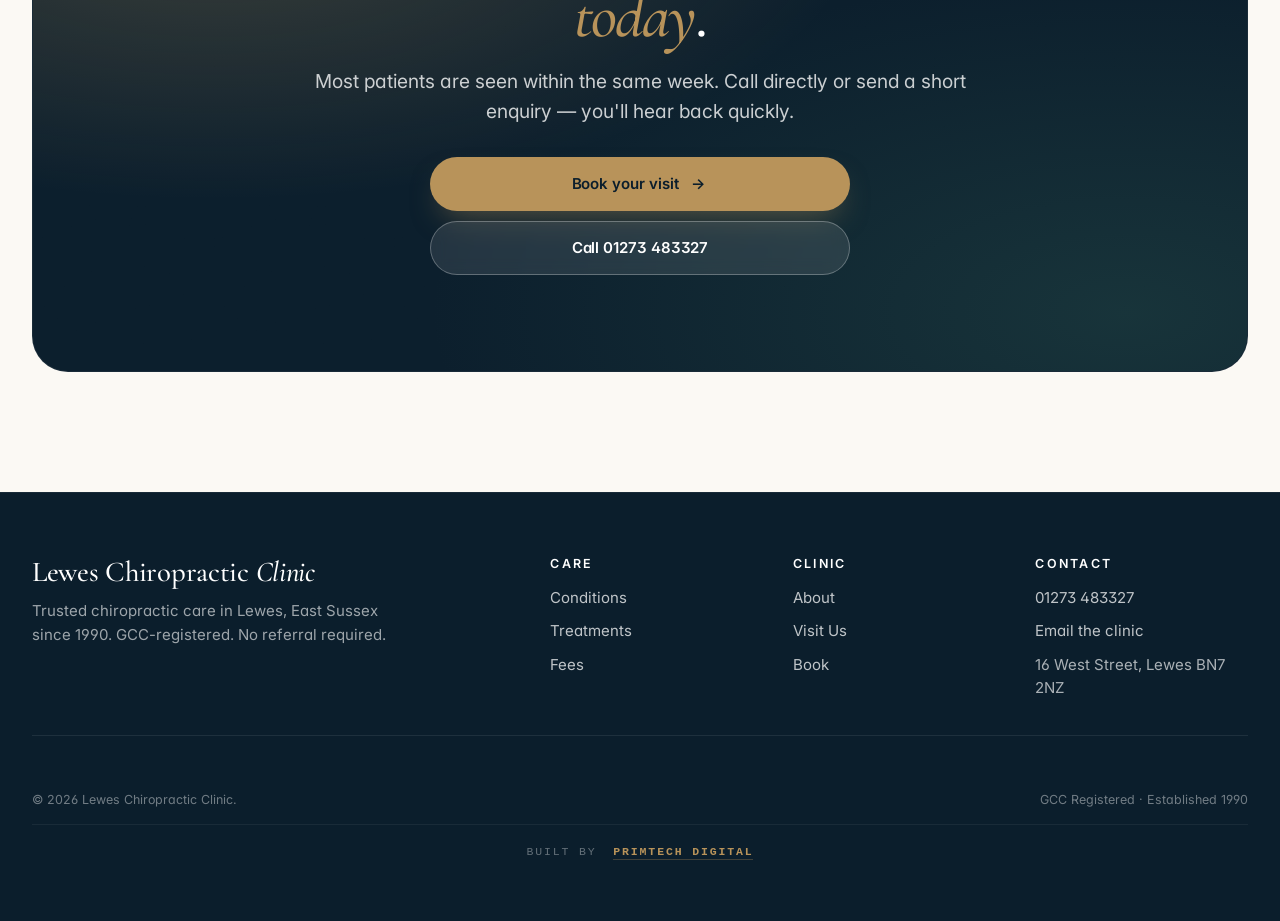
<file: sports-injuries.html>
<!DOCTYPE html>
<html lang="en">
<head>
<meta charset="UTF-8">
<meta name="viewport" content="width=device-width, initial-scale=1.0, viewport-fit=cover">
<meta name="theme-color" content="#0b1e2c">
<link rel="icon" type="image/png" sizes="32x32" href="assets/favicon-32.png">
<link rel="icon" type="image/png" sizes="512x512" href="assets/favicon.png">
<link rel="apple-touch-icon" sizes="180x180" href="assets/favicon-180.png">
<title>Sports Injury Chiropractor in Lewes </title>
<meta name="description" content=" CCSP-Certified Sports Chiropractic">
<!-- SEO:START -->
<link rel="canonical" href="https://reachedbyte.github.io/lewes-chiropractic-clinic/sports-injuries.html">
<meta name="keywords" content="Sports injury chiropractor in Lewes, East Sussex — CCSP-certified care for runners, cyclists, gym & weekend athletes. Return-to-sport rehab and injury prevention.|sports chiropractor lewes, sports injury treatment lewes, ccsp chiropractor uk, runners injury lewes, cycling injury chiropractor east sussex">
<meta name="author" content="Lewes Chiropractic Clinic">
<meta name="robots" content="index, follow, max-image-preview:large, max-snippet:-1">
<meta name="geo.region" content="GB-ESX">
<meta name="geo.placename" content="Lewes">
<meta name="geo.position" content="50.873;0.010">
<meta name="ICBM" content="50.873, 0.010">
<meta property="og:type" content="website">
<meta property="og:site_name" content="Lewes Chiropractic Clinic">
<meta property="og:locale" content="en_GB">
<meta property="og:url" content="https://reachedbyte.github.io/lewes-chiropractic-clinic/sports-injuries.html">
<meta property="og:title" content="Sports Injury Chiropractor in Lewes ">
<meta property="og:description" content=" CCSP-Certified Sports Chiropractic">
<meta property="og:image" content="https://reachedbyte.github.io/lewes-chiropractic-clinic/assets/og-image.jpg">
<meta property="og:image:width" content="1200">
<meta property="og:image:height" content="630">
<meta property="og:image:alt" content="Lewes Chiropractic Clinic — established 1990">
<meta name="twitter:card" content="summary_large_image">
<meta name="twitter:title" content="Sports Injury Chiropractor in Lewes ">
<meta name="twitter:description" content=" CCSP-Certified Sports Chiropractic">
<meta name="twitter:image" content="https://reachedbyte.github.io/lewes-chiropractic-clinic/assets/og-image.jpg">
<meta name="format-detection" content="telephone=yes">
<!-- SEO:END -->
<link rel="preconnect" href="https://fonts.googleapis.com">
<link rel="preconnect" href="https://fonts.gstatic.com" crossorigin>
<link href="https://fonts.googleapis.com/css2?family=Cormorant+Garamond:ital,wght@0,500;0,600;0,700;1,500;1,600&family=Inter:wght@400;500;600;700&display=swap" rel="stylesheet">
<link rel="stylesheet" href="assets/styles.css?v=7">
<!-- LD:START -->
<script type="application/ld+json">
{
  "@context":"https://schema.org",
  "@type":["LocalBusiness","MedicalBusiness"],
  "@id":"https://reachedbyte.github.io/lewes-chiropractic-clinic/#clinic",
  "name":"Lewes Chiropractic Clinic",
  "alternateName":"Lewes Chiropractic",
  "url":"https://reachedbyte.github.io/lewes-chiropractic-clinic/",
  "logo":"https://reachedbyte.github.io/lewes-chiropractic-clinic/assets/favicon.png",
  "image":"https://reachedbyte.github.io/lewes-chiropractic-clinic/assets/og-image.jpg",
  "telephone":"+44-1273-483327",
  "email":"info@leweschiropracticclinic.co.uk",
  "priceRange":"££",
  "foundingDate":"1990",
  "address":{"@type":"PostalAddress","streetAddress":"16 West Street","addressLocality":"Lewes","addressRegion":"East Sussex","postalCode":"BN7 2NZ","addressCountry":"GB"},
  "geo":{"@type":"GeoCoordinates","latitude":50.873,"longitude":0.010},
  "openingHoursSpecification":[{"@type":"OpeningHoursSpecification","dayOfWeek":["Monday","Tuesday","Wednesday","Thursday","Friday"],"opens":"08:00","closes":"18:00"},{"@type":"OpeningHoursSpecification","dayOfWeek":"Saturday","opens":"09:00","closes":"13:00"}],
  "areaServed":[{"@type":"City","name":"Lewes"},{"@type":"City","name":"Brighton"},{"@type":"City","name":"Eastbourne"},{"@type":"City","name":"Hastings"},{"@type":"City","name":"Ringmer"},{"@type":"AdministrativeArea","name":"East Sussex"},{"@type":"Country","name":"United Kingdom"}],
  "medicalSpecialty":"Chiropractic",
  "availableService":[
    {"@type":"MedicalProcedure","name":"Back Pain Treatment","url":"https://reachedbyte.github.io/lewes-chiropractic-clinic/back-pain.html"},
    {"@type":"MedicalProcedure","name":"Neck Pain Treatment","url":"https://reachedbyte.github.io/lewes-chiropractic-clinic/neck-pain.html"},
    {"@type":"MedicalProcedure","name":"Headache & Migraine Care","url":"https://reachedbyte.github.io/lewes-chiropractic-clinic/headaches-migraine.html"},
    {"@type":"MedicalProcedure","name":"Hip & Knee Care","url":"https://reachedbyte.github.io/lewes-chiropractic-clinic/hip-knees.html"},
    {"@type":"MedicalProcedure","name":"Shoulder & Elbow Care","url":"https://reachedbyte.github.io/lewes-chiropractic-clinic/shoulder-elbow.html"},
    {"@type":"MedicalProcedure","name":"Sports Injury Chiropractic","url":"https://reachedbyte.github.io/lewes-chiropractic-clinic/sports-injuries.html"},
    {"@type":"MedicalProcedure","name":"Pregnancy Chiropractic","url":"https://reachedbyte.github.io/lewes-chiropractic-clinic/pregnancy.html"},
    {"@type":"MedicalProcedure","name":"Posture & Desk Strain Care","url":"https://reachedbyte.github.io/lewes-chiropractic-clinic/posture-desk-strain.html"}
  ],
  "founder":{"@type":"Person","name":"Helle Henriksen","jobTitle":"Doctor of Chiropractic, Certified Chiropractic Sports Physician","alumniOf":"Anglo-European College of Chiropractic"},
  "aggregateRating":{"@type":"AggregateRating","ratingValue":"4.9","reviewCount":"42","bestRating":"5","worstRating":"1"},
  "sameAs":["https://reachedbyte.github.io/lewes-chiropractic-clinic/"]
}
</script>
<script type="application/ld+json">
{
  "@context":"https://schema.org",
  "@type":"WebSite",
  "@id":"https://reachedbyte.github.io/lewes-chiropractic-clinic/#website",
  "url":"https://reachedbyte.github.io/lewes-chiropractic-clinic/",
  "name":"Lewes Chiropractic Clinic",
  "publisher":{"@id":"https://reachedbyte.github.io/lewes-chiropractic-clinic/#clinic"},
  "potentialAction":{"@type":"SearchAction","target":"https://reachedbyte.github.io/lewes-chiropractic-clinic/?s={search_term_string}","query-input":"required name=search_term_string"}
}
</script>
<!-- LD:END -->

</head>
<body>

<div class="topbar"><div class="container"><strong>Same-week appointments usually available.</strong> <a href="tel:+441273483327">Call 01273&nbsp;483327&nbsp;→</a></div></div>

<header class="nav" id="nav">
  <div class="container nav-inner">
    <a href="index.html" class="brand">
      <img class="logo-img" src="assets/logo.png" alt="Lewes Chiropractic Clinic — Align · Restore · Thrive">
      <span><span class="brand-title">Lewes Chiropractic</span><span class="brand-sub">Est. 1990 · BN7</span></span>
    </a>
    <nav class="nav-links">
      <a href="conditions.html">Conditions</a><a href="treatments.html">Treatments</a><a href="about.html">About</a><a href="fees.html">Fees</a><a href="visit.html">Visit</a>
    </nav>
    <div class="nav-actions">
      <a class="nav-phone" href="tel:+441273483327"><svg width="14" height="14" viewBox="0 0 24 24" fill="none" stroke="currentColor" stroke-width="2"><path d="M22 16.92v3a2 2 0 01-2.18 2 19.79 19.79 0 01-8.63-3.07 19.5 19.5 0 01-6-6 19.79 19.79 0 01-3.07-8.67A2 2 0 014.11 2h3a2 2 0 012 1.72 12.84 12.84 0 00.7 2.81 2 2 0 01-.45 2.11L8.09 9.91a16 16 0 006 6l1.27-1.27a2 2 0 012.11-.45 12.84 12.84 0 002.81.7A2 2 0 0122 16.92z"/></svg>01273 483327</a>
      <a class="btn btn-primary" href="book.html">Book Appointment <span class="arrow">→</span></a>
    </div>
    <button class="menu-btn" aria-label="Open menu" aria-expanded="false"><span></span></button>
  </div>
  <div class="mobile-menu" id="mobileMenu"><div class="container">
    <a href="conditions.html">Conditions <span>01</span></a>
    <a href="treatments.html">Treatments <span>02</span></a>
    <a href="about.html">About <span>03</span></a>
    <a href="fees.html">Fees <span>04</span></a>
    <a href="visit.html">Visit Us <span>05</span></a>
    <div class="mm-actions">
      <a class="btn btn-primary" href="book.html">Book Appointment <span class="arrow">→</span></a>
      <a class="btn btn-outline" href="tel:+441273483327">Call 01273 483327</a>
    </div>
  </div></div>
</header>

<main>

<section class="page-hero">
  <div class="container">
    <div class="breadcrumb"><a href="index.html">Home</a><svg width="10" height="10" viewBox="0 0 24 24" fill="none" stroke="currentColor" stroke-width="2"><path d="M9 18l6-6-6-6"/></svg><a href="conditions.html">Conditions</a><svg width="10" height="10" viewBox="0 0 24 24" fill="none" stroke="currentColor" stroke-width="2"><path d="M9 18l6-6-6-6"/></svg>Sports Injuries</div>
    <span class="eyebrow">06 · Sports Injuries</span>
    <h1>Get back to the <em>thing you love</em>.</h1>
    <p class="lead">From recreational runners to weekend cyclists — care that respects how you train, rebuilds confidence, and gets you back to the sport without rushing the recovery.</p>
    <div class="hero-actions">
      <a class="btn btn-gold" href="book.html">Book your visit <span class="arrow">→</span></a>
      <a class="btn btn-light" href="tel:+441273483327">Call 01273 483327</a>
    </div>
  </div>
</section>

<section class="section">
  <div class="container page-layout">
    <article class="content-block reveal">

      <div class="num" style="margin-bottom:14px">01 / <span>How care helps</span></div>
      <h2>What we typically see in clinic</h2>
      <p>We begin with a careful conversation and physical assessment. The aim is to understand what's actually driving the issue — not just where it hurts.</p>
      <ul><li>Running & overuse injuries</li><li>Cycling-related strain</li><li>Gym & lifting niggles</li><li>Acute strains & sprains</li><li>Imbalance after older injury</li></ul>

      <div class="num" style="margin:36px 0 14px">02 / <span>Common symptoms</span></div>
      <h2>Does this sound familiar?</h2>
      <ul><li>Pain on training but not rest</li><li>Recurring same-side problems</li><li>Stiffness post-session</li><li>Loss of speed or power</li><li>Hesitation returning to sport</li></ul>

      <div class="num" style="margin:36px 0 14px">03 / <span>What care looks like</span></div>
      <h2>Considered, hands-on, evidence-informed</h2>
      <ul><li>Hands-on joint & soft-tissue care</li><li>Injury-specific rehab</li><li>Movement screening</li><li>Return-to-sport progressions</li></ul>

      <div class="pull-quote" style="margin-top:36px">
        "We don't sell padded packages — only the care you actually need to get better and stay better."
        <div class="pull-quote-by">The clinic · Lewes</div>
      </div>

      <div class="num" style="margin:36px 0 14px">04 / <span>FAQ</span></div>
      <h2>Quick answers</h2>
      <div class="faq-list">
        <div class="faq-item active">
          <button class="faq-q" type="button"><span>Do I need a GP referral?</span><span class="faq-icon">+</span></button>
          <div class="faq-a"><p>No — you can book directly with the clinic.</p></div>
        </div>
        <div class="faq-item">
          <button class="faq-q" type="button"><span>How quickly will I feel a difference?</span><span class="faq-icon">+</span></button>
          <div class="faq-a"><p>Many patients notice change within the first 1–3 visits. Your assessment will give a realistic, honest expectation.</p></div>
        </div>
        <div class="faq-item">
          <button class="faq-q" type="button"><span>What if it's not the right care for me?</span><span class="faq-icon">+</span></button>
          <div class="faq-a"><p>If chiropractic isn't the best route, we'll say so and point you in the right direction.</p></div>
        </div>
      </div>
    </article>

    <aside class="sticky-side">
      <div class="quote-panel reveal">
        <h3 style="font-family:var(--serif);font-weight:500">Not sure if it's right for you?</h3>
        <p>Call the clinic — a short chat is the quickest way to get clarity on the next step.</p>
        <div class="hero-actions"><a class="btn btn-gold" href="tel:+441273483327">Call clinic <span class="arrow">→</span></a></div>
      </div>
      <div class="card reveal">
        <div class="num" style="margin-bottom:10px">·  <span>Clinic</span></div>
        <h3 style="font-family:var(--serif);font-weight:500;font-size:1.4rem">Lewes Chiropractic</h3>
        <p style="margin-top:10px">16 West Street<br>Lewes BN7 2NZ</p>
        <p style="margin-top:10px"><strong>Tel:</strong> <a href="tel:+441273483327" style="color:var(--sage)">01273 483327</a></p>
      </div>
      <div class="card reveal" style="background:var(--bone);border:0">
        <div class="num" style="margin-bottom:10px">·  <span>Quick facts</span></div>
        <ul style="list-style:none;display:grid;gap:10px;font-size:.92rem;color:var(--gray)">
          <li><strong style="color:var(--ink)">First visit:</strong> ~45 min</li>
          <li><strong style="color:var(--ink)">Follow-up:</strong> 20–30 min</li>
          <li><strong style="color:var(--ink)">Wait:</strong> usually within the same week</li>
          <li><strong style="color:var(--ink)">Referral:</strong> not required</li>
        </ul>
      </div>
    </aside>
  </div>
</section>

<section class="section">
  <div class="container">
    <div class="final-cta reveal">
      <span class="eyebrow">Ready when you are</span>
      <h2>Take the first step <em>today</em>.</h2>
      <p class="lead">Most patients are seen within the same week. Call directly or send a short enquiry — you'll hear back quickly.</p>
      <div class="hero-actions">
        <a href="book.html" class="btn btn-gold">Book your visit <span class="arrow">→</span></a>
        <a href="tel:+441273483327" class="btn btn-light">Call 01273 483327</a>
      </div>
    </div>
  </div>
</section>

</main>

<footer class="footer">
  <div class="container">
    <div class="footer-top">
      <div class="footer-brand">
        <h3>Lewes Chiropractic <em>Clinic</em></h3>
        <p>Trusted chiropractic care in Lewes, East Sussex since 1990. GCC-registered. No referral required.</p>
      </div>
      <div class="footer-grid">
        <div><h4>Care</h4><ul><li><a href="conditions.html">Conditions</a></li><li><a href="treatments.html">Treatments</a></li><li><a href="fees.html">Fees</a></li></ul></div>
        <div><h4>Clinic</h4><ul><li><a href="about.html">About</a></li><li><a href="visit.html">Visit Us</a></li><li><a href="book.html">Book</a></li></ul></div>
        <div><h4>Contact</h4><ul><li><a href="tel:+441273483327">01273 483327</a></li><li><a href="mailto:info@leweschiropracticclinic.co.uk">Email the clinic</a></li><li>16 West Street, Lewes BN7 2NZ</li></ul></div>
      </div>
    </div>
    <div class="footer-bottom"><span>© <span id="year"></span> Lewes Chiropractic Clinic.</span><span>GCC Registered · Established 1990</span></div>
    <div class="built-by"><span>Built by</span> <a href="https://primtechdigital.com" target="_blank" rel="noopener">Primtech Digital</a></div>
  </div>
</footer>

<div class="mobile-cta">
  <a class="btn btn-outline" href="tel:+441273483327">Call</a>
  <a class="btn btn-primary" href="book.html"><span class="full">Book Appointment</span><span class="short">Book</span> <span class="arrow">→</span></a>
</div>

<script src="assets/script.js?v=7"></script>
</body>
</html>
</file>
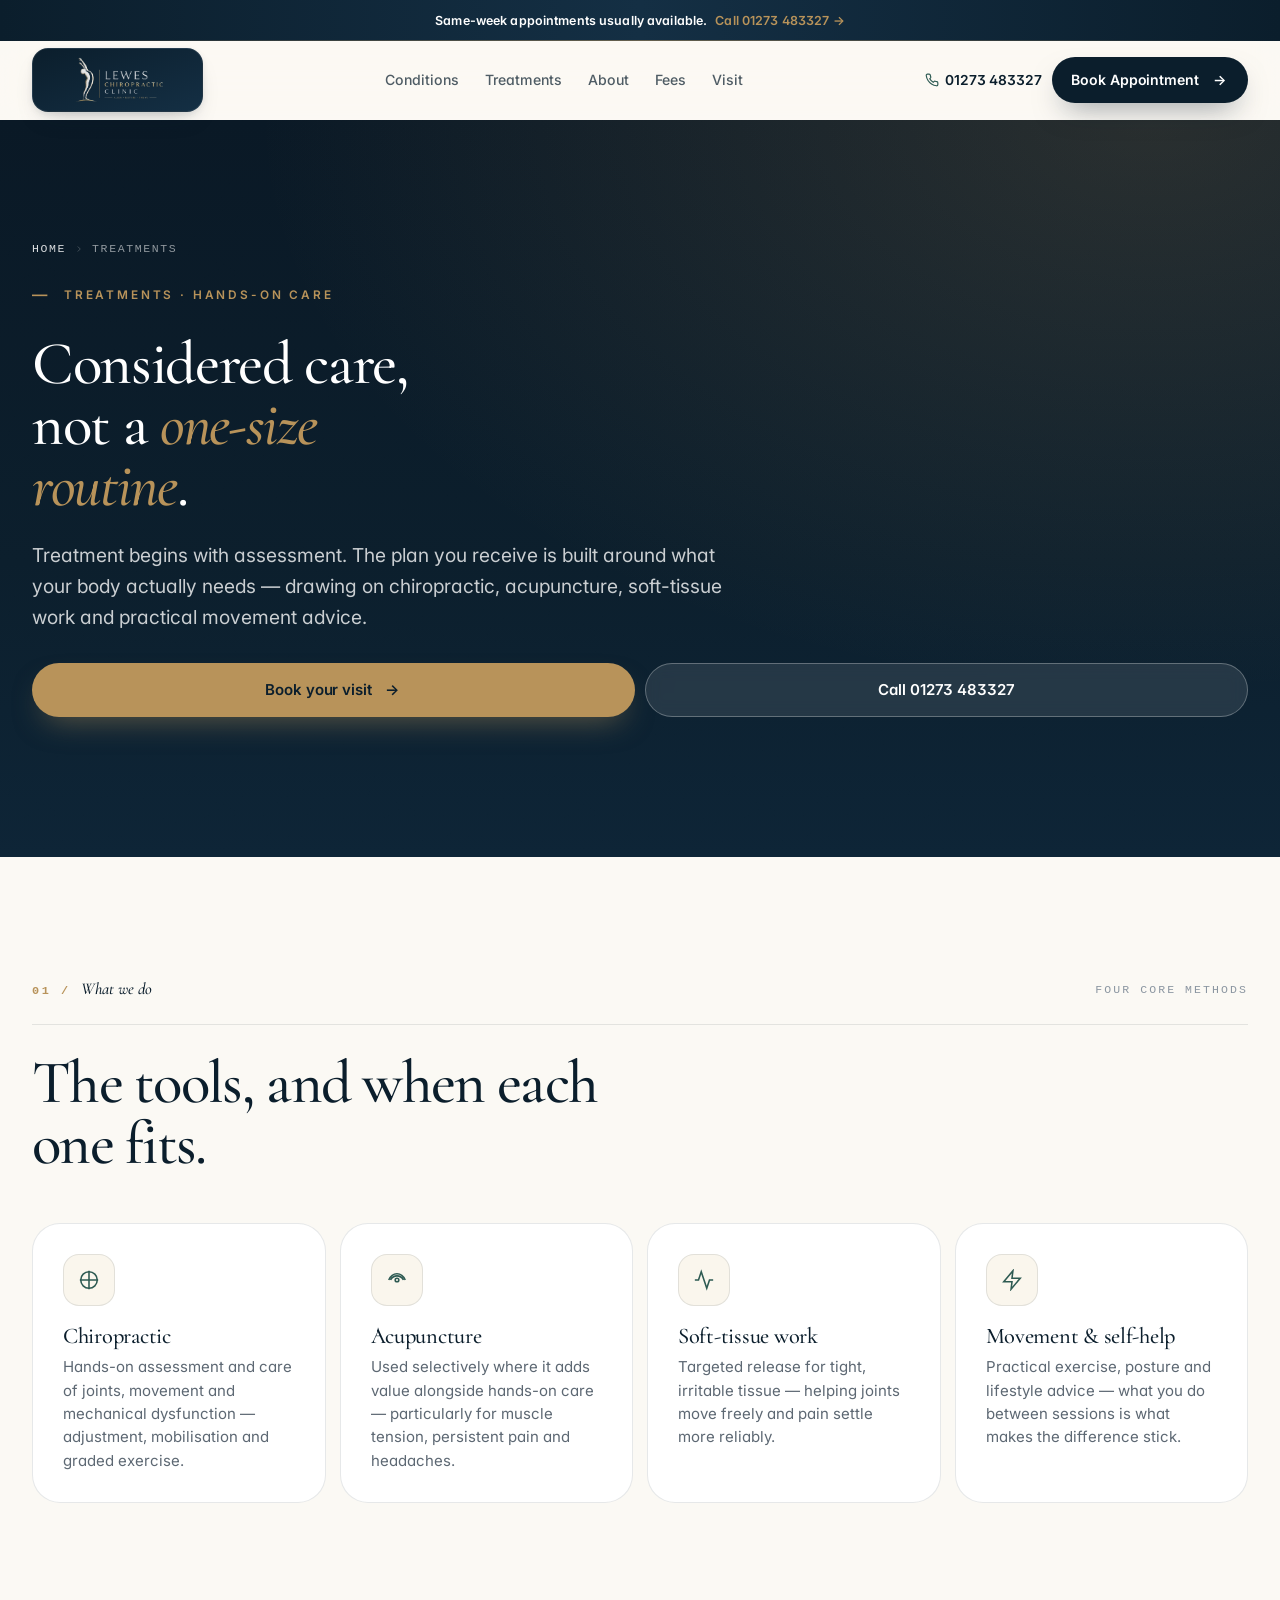
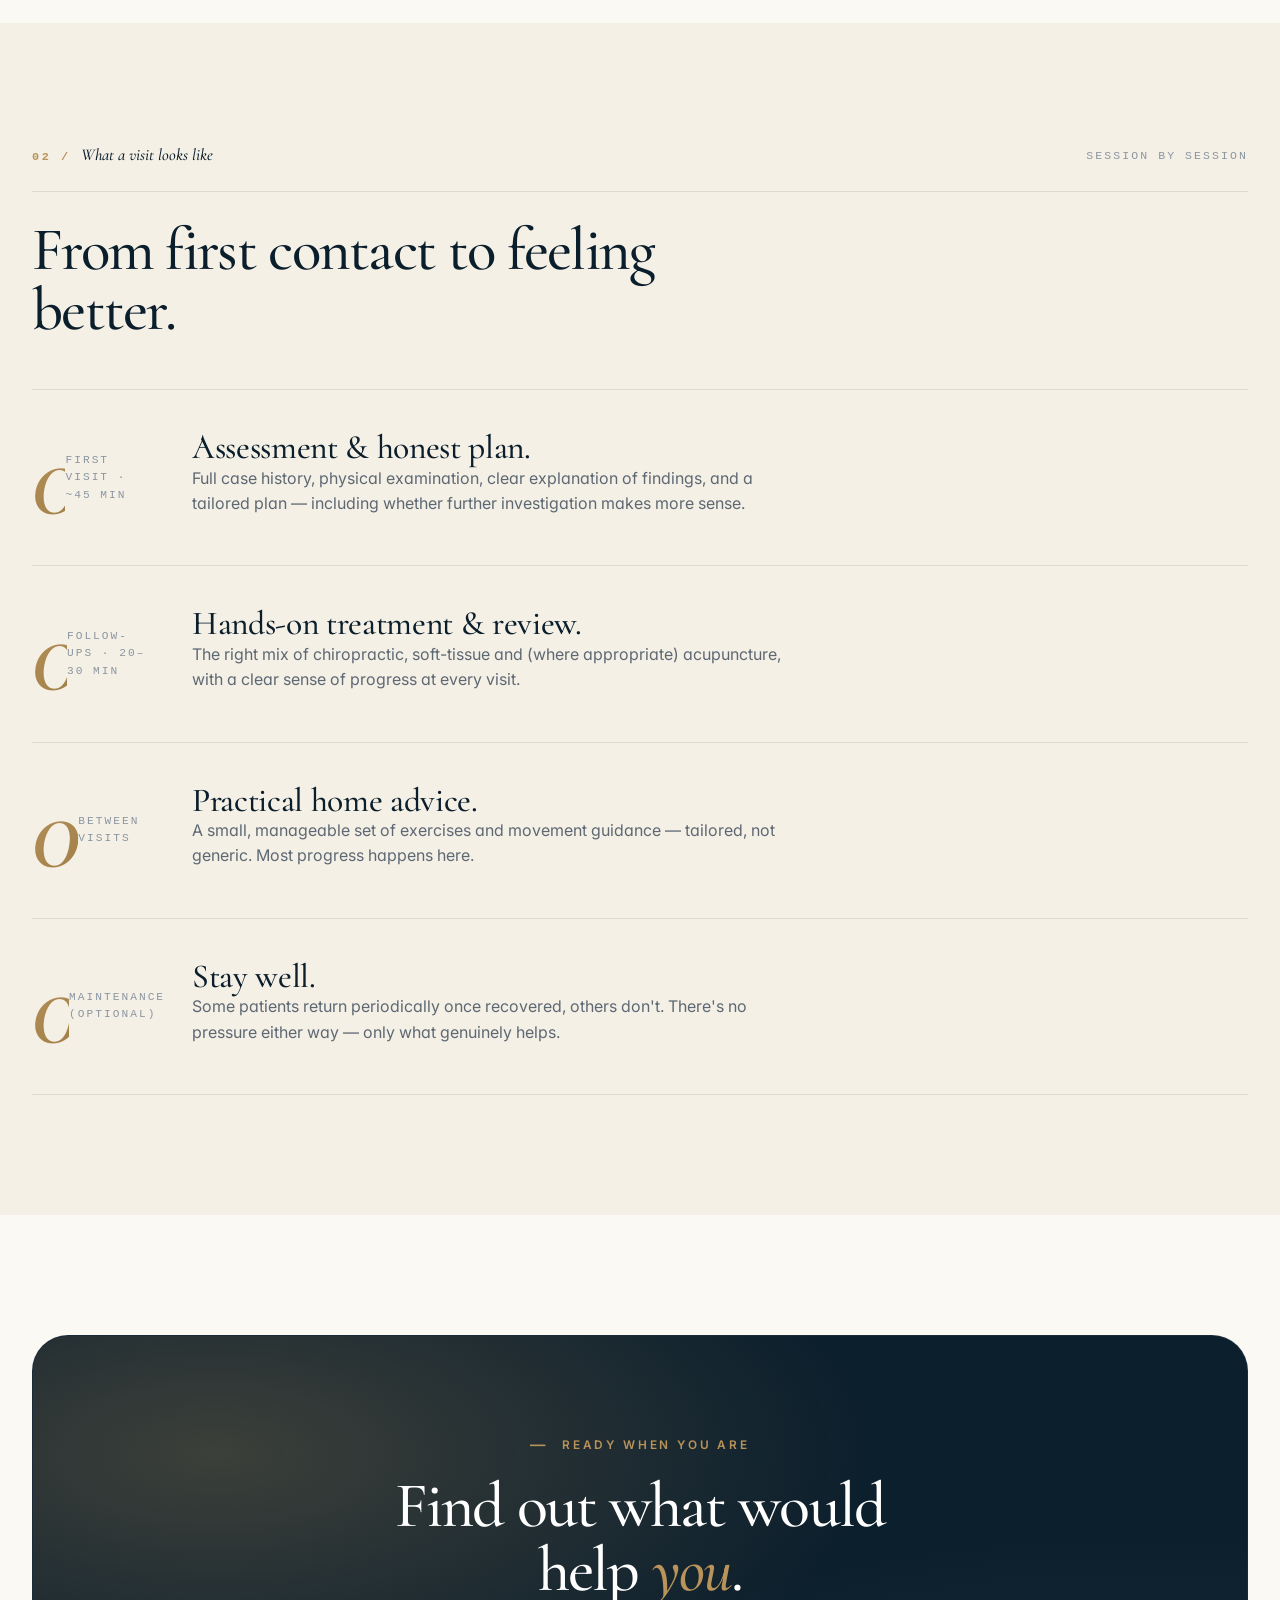
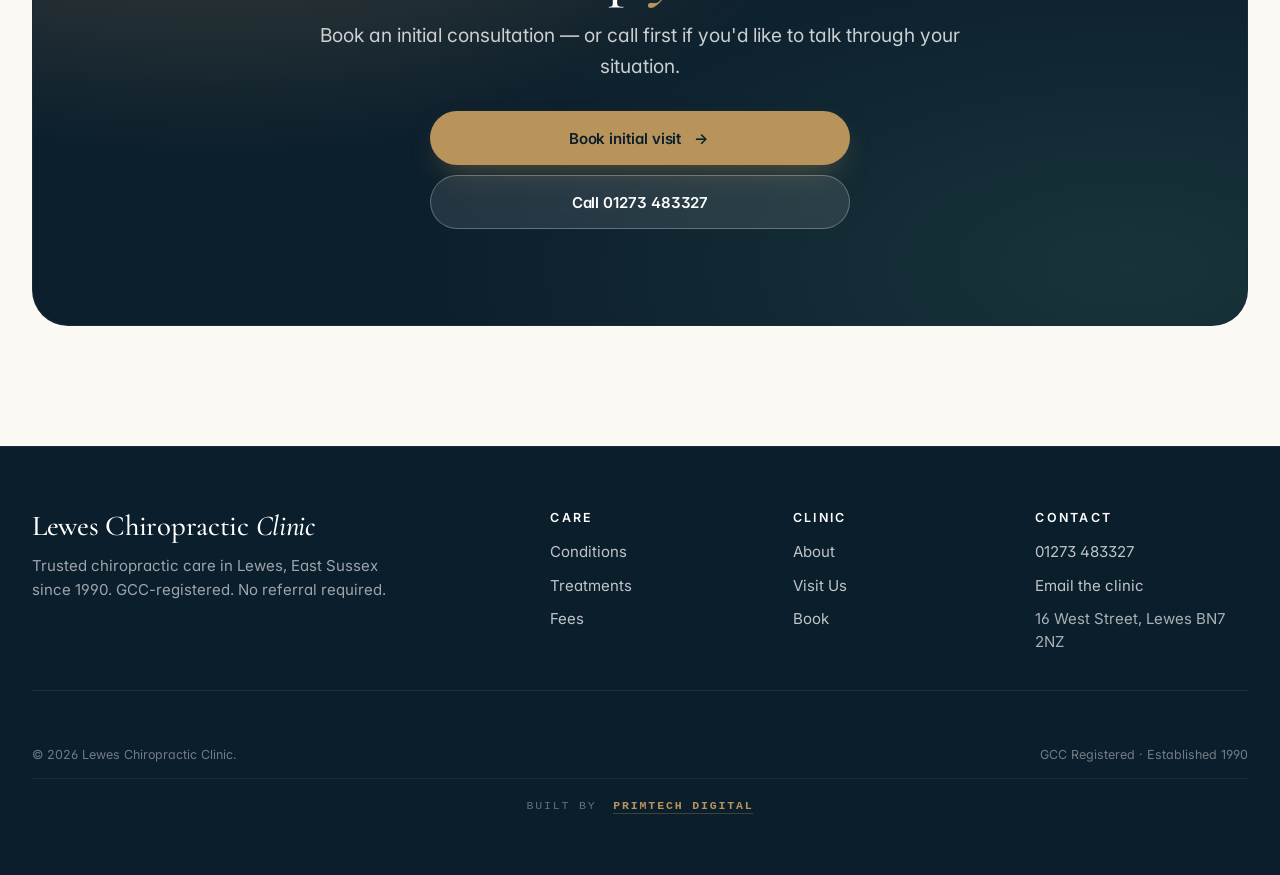
<file: treatments.html>
<!DOCTYPE html>
<html lang="en">
<head>
<meta charset="UTF-8">
<meta name="viewport" content="width=device-width, initial-scale=1.0, viewport-fit=cover">
<meta name="theme-color" content="#0b1e2c">
<link rel="icon" type="image/png" sizes="32x32" href="assets/favicon-32.png">
<link rel="icon" type="image/png" sizes="512x512" href="assets/favicon.png">
<link rel="apple-touch-icon" sizes="180x180" href="assets/favicon-180.png">
<title>Chiropractic Treatments in Lewes </title>
<meta name="description" content=" Adjustment, Acupuncture, Soft-Tissue, Rehab">
<!-- SEO:START -->
<link rel="canonical" href="https://reachedbyte.github.io/lewes-chiropractic-clinic/treatments.html">
<meta name="keywords" content="Hands-on chiropractic care, acupuncture, soft-tissue work and movement guidance at Lewes Chiropractic Clinic. Considered, evidence-informed treatment in central Lewes.|chiropractic treatment lewes, chiropractor lewes adjustment, acupuncture lewes, soft tissue therapy lewes, sports rehab lewes">
<meta name="author" content="Lewes Chiropractic Clinic">
<meta name="robots" content="index, follow, max-image-preview:large, max-snippet:-1">
<meta name="geo.region" content="GB-ESX">
<meta name="geo.placename" content="Lewes">
<meta name="geo.position" content="50.873;0.010">
<meta name="ICBM" content="50.873, 0.010">
<meta property="og:type" content="website">
<meta property="og:site_name" content="Lewes Chiropractic Clinic">
<meta property="og:locale" content="en_GB">
<meta property="og:url" content="https://reachedbyte.github.io/lewes-chiropractic-clinic/treatments.html">
<meta property="og:title" content="Chiropractic Treatments in Lewes ">
<meta property="og:description" content=" Adjustment, Acupuncture, Soft-Tissue, Rehab">
<meta property="og:image" content="https://reachedbyte.github.io/lewes-chiropractic-clinic/assets/og-image.jpg">
<meta property="og:image:width" content="1200">
<meta property="og:image:height" content="630">
<meta property="og:image:alt" content="Lewes Chiropractic Clinic — established 1990">
<meta name="twitter:card" content="summary_large_image">
<meta name="twitter:title" content="Chiropractic Treatments in Lewes ">
<meta name="twitter:description" content=" Adjustment, Acupuncture, Soft-Tissue, Rehab">
<meta name="twitter:image" content="https://reachedbyte.github.io/lewes-chiropractic-clinic/assets/og-image.jpg">
<meta name="format-detection" content="telephone=yes">
<!-- SEO:END -->
<link rel="preconnect" href="https://fonts.googleapis.com">
<link rel="preconnect" href="https://fonts.gstatic.com" crossorigin>
<link href="https://fonts.googleapis.com/css2?family=Cormorant+Garamond:ital,wght@0,500;0,600;0,700;1,500;1,600&family=Inter:wght@400;500;600;700&display=swap" rel="stylesheet">
<link rel="stylesheet" href="assets/styles.css?v=7">
<!-- LD:START -->
<script type="application/ld+json">
{
  "@context":"https://schema.org",
  "@type":["LocalBusiness","MedicalBusiness"],
  "@id":"https://reachedbyte.github.io/lewes-chiropractic-clinic/#clinic",
  "name":"Lewes Chiropractic Clinic",
  "alternateName":"Lewes Chiropractic",
  "url":"https://reachedbyte.github.io/lewes-chiropractic-clinic/",
  "logo":"https://reachedbyte.github.io/lewes-chiropractic-clinic/assets/favicon.png",
  "image":"https://reachedbyte.github.io/lewes-chiropractic-clinic/assets/og-image.jpg",
  "telephone":"+44-1273-483327",
  "email":"info@leweschiropracticclinic.co.uk",
  "priceRange":"££",
  "foundingDate":"1990",
  "address":{"@type":"PostalAddress","streetAddress":"16 West Street","addressLocality":"Lewes","addressRegion":"East Sussex","postalCode":"BN7 2NZ","addressCountry":"GB"},
  "geo":{"@type":"GeoCoordinates","latitude":50.873,"longitude":0.010},
  "openingHoursSpecification":[{"@type":"OpeningHoursSpecification","dayOfWeek":["Monday","Tuesday","Wednesday","Thursday","Friday"],"opens":"08:00","closes":"18:00"},{"@type":"OpeningHoursSpecification","dayOfWeek":"Saturday","opens":"09:00","closes":"13:00"}],
  "areaServed":[{"@type":"City","name":"Lewes"},{"@type":"City","name":"Brighton"},{"@type":"City","name":"Eastbourne"},{"@type":"City","name":"Hastings"},{"@type":"City","name":"Ringmer"},{"@type":"AdministrativeArea","name":"East Sussex"},{"@type":"Country","name":"United Kingdom"}],
  "medicalSpecialty":"Chiropractic",
  "availableService":[
    {"@type":"MedicalProcedure","name":"Back Pain Treatment","url":"https://reachedbyte.github.io/lewes-chiropractic-clinic/back-pain.html"},
    {"@type":"MedicalProcedure","name":"Neck Pain Treatment","url":"https://reachedbyte.github.io/lewes-chiropractic-clinic/neck-pain.html"},
    {"@type":"MedicalProcedure","name":"Headache & Migraine Care","url":"https://reachedbyte.github.io/lewes-chiropractic-clinic/headaches-migraine.html"},
    {"@type":"MedicalProcedure","name":"Hip & Knee Care","url":"https://reachedbyte.github.io/lewes-chiropractic-clinic/hip-knees.html"},
    {"@type":"MedicalProcedure","name":"Shoulder & Elbow Care","url":"https://reachedbyte.github.io/lewes-chiropractic-clinic/shoulder-elbow.html"},
    {"@type":"MedicalProcedure","name":"Sports Injury Chiropractic","url":"https://reachedbyte.github.io/lewes-chiropractic-clinic/sports-injuries.html"},
    {"@type":"MedicalProcedure","name":"Pregnancy Chiropractic","url":"https://reachedbyte.github.io/lewes-chiropractic-clinic/pregnancy.html"},
    {"@type":"MedicalProcedure","name":"Posture & Desk Strain Care","url":"https://reachedbyte.github.io/lewes-chiropractic-clinic/posture-desk-strain.html"}
  ],
  "founder":{"@type":"Person","name":"Helle Henriksen","jobTitle":"Doctor of Chiropractic, Certified Chiropractic Sports Physician","alumniOf":"Anglo-European College of Chiropractic"},
  "aggregateRating":{"@type":"AggregateRating","ratingValue":"4.9","reviewCount":"42","bestRating":"5","worstRating":"1"},
  "sameAs":["https://reachedbyte.github.io/lewes-chiropractic-clinic/"]
}
</script>
<script type="application/ld+json">
{
  "@context":"https://schema.org",
  "@type":"WebSite",
  "@id":"https://reachedbyte.github.io/lewes-chiropractic-clinic/#website",
  "url":"https://reachedbyte.github.io/lewes-chiropractic-clinic/",
  "name":"Lewes Chiropractic Clinic",
  "publisher":{"@id":"https://reachedbyte.github.io/lewes-chiropractic-clinic/#clinic"},
  "potentialAction":{"@type":"SearchAction","target":"https://reachedbyte.github.io/lewes-chiropractic-clinic/?s={search_term_string}","query-input":"required name=search_term_string"}
}
</script>
<!-- LD:END -->

</head>
<body>

<div class="topbar"><div class="container"><strong>Same-week appointments usually available.</strong> <a href="tel:+441273483327">Call 01273&nbsp;483327&nbsp;→</a></div></div>

<header class="nav" id="nav">
  <div class="container nav-inner">
    <a href="index.html" class="brand">
      <img class="logo-img" src="assets/logo.png" alt="Lewes Chiropractic Clinic — Align · Restore · Thrive">
      <span><span class="brand-title">Lewes Chiropractic</span><span class="brand-sub">Est. 1990 · BN7</span></span>
    </a>
    <nav class="nav-links">
      <a href="conditions.html">Conditions</a><a href="treatments.html">Treatments</a><a href="about.html">About</a><a href="fees.html">Fees</a><a href="visit.html">Visit</a>
    </nav>
    <div class="nav-actions">
      <a class="nav-phone" href="tel:+441273483327"><svg width="14" height="14" viewBox="0 0 24 24" fill="none" stroke="currentColor" stroke-width="2"><path d="M22 16.92v3a2 2 0 01-2.18 2 19.79 19.79 0 01-8.63-3.07 19.5 19.5 0 01-6-6 19.79 19.79 0 01-3.07-8.67A2 2 0 014.11 2h3a2 2 0 012 1.72 12.84 12.84 0 00.7 2.81 2 2 0 01-.45 2.11L8.09 9.91a16 16 0 006 6l1.27-1.27a2 2 0 012.11-.45 12.84 12.84 0 002.81.7A2 2 0 0122 16.92z"/></svg>01273 483327</a>
      <a class="btn btn-primary" href="book.html">Book Appointment <span class="arrow">→</span></a>
    </div>
    <button class="menu-btn" aria-label="Open menu" aria-expanded="false"><span></span></button>
  </div>
  <div class="mobile-menu" id="mobileMenu"><div class="container">
    <a href="conditions.html">Conditions <span>01</span></a>
    <a href="treatments.html">Treatments <span>02</span></a>
    <a href="about.html">About <span>03</span></a>
    <a href="fees.html">Fees <span>04</span></a>
    <a href="visit.html">Visit Us <span>05</span></a>
    <div class="mm-actions">
      <a class="btn btn-primary" href="book.html">Book Appointment <span class="arrow">→</span></a>
      <a class="btn btn-outline" href="tel:+441273483327">Call 01273 483327</a>
    </div>
  </div></div>
</header>

<main>

<section class="page-hero">
  <div class="container">
    <div class="breadcrumb">
      <a href="index.html">Home</a>
      <svg width="10" height="10" viewBox="0 0 24 24" fill="none" stroke="currentColor" stroke-width="2"><path d="M9 18l6-6-6-6"/></svg>
      Treatments
    </div>
    <span class="eyebrow">Treatments · Hands-on care</span>
    <h1>Considered care, not a <em>one-size routine</em>.</h1>
    <p class="lead">Treatment begins with assessment. The plan you receive is built around what your body actually needs — drawing on chiropractic, acupuncture, soft-tissue work and practical movement advice.</p>
    <div class="hero-actions">
      <a class="btn btn-gold" href="book.html">Book your visit <span class="arrow">→</span></a>
      <a class="btn btn-light" href="tel:+441273483327">Call 01273 483327</a>
    </div>
  </div>
</section>

<section class="section">
  <div class="container">
    <div class="s-head reveal">
      <div class="meta-row">
        <div class="num">01 / <span>What we do</span></div>
        <div class="meta-side">Four core methods</div>
      </div>
      <h2>The tools, and when each one fits.</h2>
    </div>
    <div class="card-grid">
      <article class="card reveal">
        <div class="icon-tile"><svg width="22" height="22" viewBox="0 0 24 24" fill="none" stroke="currentColor" stroke-width="1.7"><path d="M12 2v20M2 12h20"/><circle cx="12" cy="12" r="9"/></svg></div>
        <h3 style="font-family:var(--serif);font-weight:500">Chiropractic</h3>
        <p>Hands-on assessment and care of joints, movement and mechanical dysfunction — adjustment, mobilisation and graded exercise.</p>
      </article>
      <article class="card reveal">
        <div class="icon-tile"><svg width="22" height="22" viewBox="0 0 24 24" fill="none" stroke="currentColor" stroke-width="1.7"><path d="M3 12c4-9 14-9 18 0M5 12c3-6 11-6 14 0"/><circle cx="12" cy="12" r="2"/></svg></div>
        <h3 style="font-family:var(--serif);font-weight:500">Acupuncture</h3>
        <p>Used selectively where it adds value alongside hands-on care — particularly for muscle tension, persistent pain and headaches.</p>
      </article>
      <article class="card reveal">
        <div class="icon-tile"><svg width="22" height="22" viewBox="0 0 24 24" fill="none" stroke="currentColor" stroke-width="1.7"><path d="M22 12h-4l-3 9L9 3l-3 9H2"/></svg></div>
        <h3 style="font-family:var(--serif);font-weight:500">Soft-tissue work</h3>
        <p>Targeted release for tight, irritable tissue — helping joints move freely and pain settle more reliably.</p>
      </article>
      <article class="card reveal">
        <div class="icon-tile"><svg width="22" height="22" viewBox="0 0 24 24" fill="none" stroke="currentColor" stroke-width="1.7"><path d="M13 2L3 14h9l-1 8 10-12h-9l1-8z"/></svg></div>
        <h3 style="font-family:var(--serif);font-weight:500">Movement &amp; self-help</h3>
        <p>Practical exercise, posture and lifestyle advice — what you do between sessions is what makes the difference stick.</p>
      </article>
    </div>
  </div>
</section>

<section class="section bg-bone">
  <div class="container">
    <div class="s-head reveal">
      <div class="meta-row">
        <div class="num">02 / <span>What a visit looks like</span></div>
        <div class="meta-side">Session by session</div>
      </div>
      <h2>From first contact to feeling better.</h2>
    </div>
    <div class="process">
      <div class="process-step reveal">
        <div><div class="step-meta"><div class="step-num">01</div><div class="step-tag">First visit · ~45 min</div></div></div>
        <div>
          <h3>Assessment &amp; honest plan.</h3>
          <p>Full case history, physical examination, clear explanation of findings, and a tailored plan — including whether further investigation makes more sense.</p>
        </div>
      </div>
      <div class="process-step reveal">
        <div><div class="step-meta"><div class="step-num">02</div><div class="step-tag">Follow-ups · 20–30 min</div></div></div>
        <div>
          <h3>Hands-on treatment &amp; review.</h3>
          <p>The right mix of chiropractic, soft-tissue and (where appropriate) acupuncture, with a clear sense of progress at every visit.</p>
        </div>
      </div>
      <div class="process-step reveal">
        <div><div class="step-meta"><div class="step-num">03</div><div class="step-tag">Between visits</div></div></div>
        <div>
          <h3>Practical home advice.</h3>
          <p>A small, manageable set of exercises and movement guidance — tailored, not generic. Most progress happens here.</p>
        </div>
      </div>
      <div class="process-step reveal">
        <div><div class="step-meta"><div class="step-num">04</div><div class="step-tag">Maintenance (optional)</div></div></div>
        <div>
          <h3>Stay well.</h3>
          <p>Some patients return periodically once recovered, others don't. There's no pressure either way — only what genuinely helps.</p>
        </div>
      </div>
    </div>
  </div>
</section>

<section class="section">
  <div class="container">
    <div class="final-cta reveal">
      <span class="eyebrow">Ready when you are</span>
      <h2>Find out what would help <em>you</em>.</h2>
      <p class="lead">Book an initial consultation — or call first if you'd like to talk through your situation.</p>
      <div class="hero-actions">
        <a href="book.html" class="btn btn-gold">Book initial visit <span class="arrow">→</span></a>
        <a href="tel:+441273483327" class="btn btn-light">Call 01273 483327</a>
      </div>
    </div>
  </div>
</section>

</main>

<footer class="footer">
  <div class="container">
    <div class="footer-top">
      <div class="footer-brand">
        <h3>Lewes Chiropractic <em>Clinic</em></h3>
        <p>Trusted chiropractic care in Lewes, East Sussex since 1990. GCC-registered. No referral required.</p>
      </div>
      <div class="footer-grid">
        <div><h4>Care</h4><ul><li><a href="conditions.html">Conditions</a></li><li><a href="treatments.html">Treatments</a></li><li><a href="fees.html">Fees</a></li></ul></div>
        <div><h4>Clinic</h4><ul><li><a href="about.html">About</a></li><li><a href="visit.html">Visit Us</a></li><li><a href="book.html">Book</a></li></ul></div>
        <div><h4>Contact</h4><ul><li><a href="tel:+441273483327">01273 483327</a></li><li><a href="mailto:info@leweschiropracticclinic.co.uk">Email the clinic</a></li><li>16 West Street, Lewes BN7 2NZ</li></ul></div>
      </div>
    </div>
    <div class="footer-bottom"><span>© <span id="year"></span> Lewes Chiropractic Clinic.</span><span>GCC Registered · Established 1990</span></div>
    <div class="built-by"><span>Built by</span> <a href="https://primtechdigital.com" target="_blank" rel="noopener">Primtech Digital</a></div>
  </div>
</footer>

<div class="mobile-cta">
  <a class="btn btn-outline" href="tel:+441273483327">Call</a>
  <a class="btn btn-primary" href="book.html"><span class="full">Book Appointment</span><span class="short">Book</span> <span class="arrow">→</span></a>
</div>

<script src="assets/script.js?v=7"></script>
</body>
</html>
</file>
<file: assets/styles.css>
/* ============================================================
   Lewes Chiropractic Clinic — Editorial Premium Redesign v2
   Mobile-first. Touch-first. Built for trust and conversion.
   ============================================================ */

/* ----- Tokens ----- */
:root{
  /* Palette — warm, sophisticated, "quiet luxury" wellness */
  --ink:#0b1e2c;          /* near-black navy */
  --ink-2:#142f44;
  --bone:#f5f0e6;         /* warm off-white */
  --bone-2:#ede5d3;
  --cream:#faf6ed;
  --paper:#fbf9f4;
  --sage:#2d5a52;         /* deep botanical */
  --sage-2:#4a7567;
  --sage-soft:#dde6e0;
  --gold:#b8935a;         /* muted antique */
  --gold-2:#a07f48;
  --gold-soft:#ebdebe;
  --rust:#b85c3f;         /* sparingly */
  --gray:#5d6873;
  --gray-2:#8b96a1;
  --line:rgba(11,30,44,.10);
  --line-2:rgba(11,30,44,.18);
  --line-light:rgba(255,255,255,.14);

  /* Elevation */
  --sh-1:0 1px 2px rgba(11,30,44,.04),0 2px 6px rgba(11,30,44,.04);
  --sh-2:0 6px 16px -6px rgba(11,30,44,.12),0 12px 28px -12px rgba(11,30,44,.10);
  --sh-3:0 18px 40px -16px rgba(11,30,44,.20),0 30px 70px -30px rgba(11,30,44,.18);
  --sh-4:0 30px 80px -20px rgba(11,30,44,.35);

  /* Radii */
  --r-xs:8px;--r-sm:14px;--r:20px;--r-lg:28px;--r-xl:36px;--r-2xl:48px;

  /* Layout */
  --max:1240px;
  --gutter:clamp(20px,4vw,40px);

  /* Motion */
  --ease:cubic-bezier(.2,.8,.2,1);
  --ease-out:cubic-bezier(.16,1,.3,1);
  --dur:.45s;

  /* Type */
  --serif:"Cormorant Garamond",Georgia,"Times New Roman",serif;
  --sans:Inter,system-ui,-apple-system,Segoe UI,Roboto,sans-serif;
  --mono:ui-monospace,SFMono-Regular,Menlo,monospace;
}

/* ----- Reset & base ----- */
*,*::before,*::after{box-sizing:border-box;margin:0;padding:0}
::selection{background:var(--gold);color:var(--ink)}
html{
  scroll-behavior:smooth;
  -webkit-text-size-adjust:100%;
  text-rendering:optimizeLegibility;
  overflow-x:clip;
}
body{
  font-family:var(--sans);
  color:var(--ink);
  background:var(--paper);
  line-height:1.55;
  font-size:16px;
  font-feature-settings:"ss01","cv11","kern";
  -webkit-font-smoothing:antialiased;
  -moz-osx-font-smoothing:grayscale;
  overflow-x:clip;
  min-width:320px;
}
img,svg,iframe,video{max-width:100%}
*{min-width:0}

/* Long strings (emails, URLs) must always break to fit their container */
a[href^="mailto:"],a[href^="tel:"],
.info-row .val,
.feature-row-item p,
.footer ul li,
.location-info,
.field input,.field textarea{
  overflow-wrap:anywhere;
  word-break:break-word;
  hyphens:auto;
}
@media(max-width:559px){
  a[href^="mailto:"]{font-size:.92em}
}
img,svg,video{display:block;max-width:100%;height:auto}
a{color:inherit;text-decoration:none}
button{font:inherit;color:inherit;background:none;border:0;cursor:pointer}
input,textarea,select{font:inherit;color:inherit}
:focus-visible{outline:2px solid var(--sage);outline-offset:3px;border-radius:6px}

/* ----- Layout ----- */
.container{
  width:min(100% - 32px,var(--max));
  margin-inline:auto;
  max-width:100%;
}
@media(min-width:880px){
  .container{width:min(100% - 64px,var(--max))}
}
.section{padding:80px 0}
.section-tight{padding:56px 0}
.section-lg{padding:120px 0}
.section-flush{padding-top:0}

/* ----- Type system ----- */
h1,h2,h3,h4{
  font-family:var(--serif);
  font-weight:500;
  color:var(--ink);
  line-height:1.05;
  letter-spacing:-.022em;
  overflow-wrap:break-word;
  word-wrap:break-word;
}
h1{
  font-size:clamp(2.2rem,9vw,5rem);
  font-weight:500;
  max-width:14ch;
  hyphens:auto;
}
h2{
  font-size:clamp(1.9rem,6.5vw,3.4rem);
  max-width:18ch;
  hyphens:auto;
}
h3{
  font-size:clamp(1.25rem,3.6vw,1.55rem);
  letter-spacing:-.01em;
}
h4{font-size:1.1rem;font-weight:600}
em,i,.serif-italic{font-style:italic;font-weight:500}

p{color:var(--gray);font-weight:400}
.lead{
  font-size:clamp(1.04rem,2.6vw,1.2rem);
  line-height:1.6;
  color:var(--gray);
  margin-top:18px;
  max-width:60ch;
  font-weight:400;
}
.hero .lead,.page-hero .lead,.dark .lead{color:rgba(255,255,255,.78)}
.center{text-align:center}
.center .lead,.center .eyebrow{margin-inline:auto}

/* Eyebrow / kicker */
.eyebrow{
  display:inline-flex;align-items:center;gap:14px;
  font-family:var(--sans);
  color:var(--sage);
  font-weight:600;
  font-size:.74rem;
  letter-spacing:.24em;
  text-transform:uppercase;
  margin-bottom:20px;
}
.eyebrow::before{
  content:"\2014";
  width:auto;color:var(--gold);
  font-size:1.3em;line-height:1;
  background:none;
}
.dark .eyebrow::before,.hero .eyebrow::before,.page-hero .eyebrow::before,.final-cta .eyebrow::before{color:var(--gold)}
.dark .eyebrow,.hero .eyebrow,.page-hero .eyebrow,.final-cta .eyebrow{color:var(--gold)}

/* Numbered marker (editorial) */
.num{
  display:inline-flex;align-items:baseline;gap:10px;
  font-family:var(--mono);font-size:.72rem;
  letter-spacing:.18em;text-transform:uppercase;
  color:var(--gray-2);font-weight:500;
}
.num span{color:var(--ink);font-weight:600}
.dark .num{color:rgba(255,255,255,.55)}
.dark .num span{color:#fff}

/* Giant editorial section number (luxury signature) */
.s-num{
  font-family:var(--serif);
  font-size:clamp(5rem,16vw,11rem);
  color:var(--ink);
  font-weight:500;font-style:italic;
  line-height:.85;letter-spacing:-.05em;
  opacity:.08;
  position:absolute;top:-20px;right:-10px;
  pointer-events:none;user-select:none;
  z-index:0;
}
.s-num.dark{color:#fff}

/* Ornamental flourish divider */
.flourish{
  display:flex;align-items:center;justify-content:center;
  gap:18px;margin:0 auto;
  color:var(--gold);font-size:1.2rem;
}
.flourish::before,.flourish::after{
  content:"";flex:1;max-width:80px;height:1px;
  background:linear-gradient(90deg,transparent,currentColor,transparent);
}

/* Decorative serif drop-cap for signature paragraphs */
.drop-cap::first-letter{
  font-family:var(--serif);
  font-style:italic;
  font-size:4.2em;
  line-height:.85;
  float:left;
  margin:.05em .12em 0 -.04em;
  color:var(--gold);
  font-weight:500;
}

/* ----- Buttons ----- */
.btn{
  display:inline-flex;align-items:center;justify-content:center;gap:10px;
  min-height:54px;padding:0 22px;
  border-radius:999px;
  border:1.5px solid transparent;
  font-family:var(--sans);
  font-weight:600;font-size:.94rem;letter-spacing:-.005em;
  cursor:pointer;
  transition:transform .3s var(--ease),background .25s,color .25s,border-color .25s,box-shadow .35s var(--ease);
  white-space:nowrap;
  text-align:center;
  max-width:100%;
}
@media(max-width:380px){
  .btn{min-height:50px;padding:0 16px;font-size:.88rem;gap:8px}
}
.btn:hover{transform:translateY(-2px)}
.btn:active{transform:translateY(0) scale(.98)}
.btn .arrow{
  display:inline-flex;width:20px;height:20px;
  align-items:center;justify-content:center;
  transition:transform .3s var(--ease);
}
.btn:hover .arrow{transform:translateX(4px)}

.btn-primary{
  background:var(--ink);color:#fff;
  box-shadow:0 14px 30px -12px rgba(11,30,44,.5);
}
.btn-primary:hover{background:var(--ink-2);box-shadow:0 20px 44px -12px rgba(11,30,44,.55)}
.btn-gold{
  background:var(--gold);color:var(--ink);
  box-shadow:0 14px 30px -12px rgba(184,147,90,.5);
}
.btn-gold:hover{background:var(--gold-2);color:#fff}
.btn-outline{
  background:transparent;color:var(--ink);
  border-color:var(--line-2);
}
.btn-outline:hover{background:var(--ink);color:#fff;border-color:var(--ink)}
.btn-light{
  background:rgba(255,255,255,.10);color:#fff;
  border-color:rgba(255,255,255,.28);
  backdrop-filter:blur(8px);
}
.btn-light:hover{background:rgba(255,255,255,.18)}
.btn-ghost{background:transparent;color:var(--ink);min-height:46px;padding:0 14px}
.btn-ghost:hover{color:var(--sage)}

/* Pills */
.pill{
  display:inline-flex;align-items:center;gap:8px;
  padding:9px 16px;border-radius:999px;
  background:var(--bone);color:var(--ink);
  border:1px solid var(--line);
  font-size:.78rem;font-weight:600;
  letter-spacing:.02em;
  transition:.3s var(--ease);
}
.pill:hover{transform:translateY(-1px)}
.pill svg{color:var(--sage);flex-shrink:0}
.hero .pill,.dark .pill{
  background:rgba(255,255,255,.06);color:rgba(255,255,255,.92);
  border-color:rgba(255,255,255,.14);
  backdrop-filter:blur(10px);
}
.hero .pill svg,.dark .pill svg{color:var(--gold)}

/* ----- Topbar ----- */
.topbar{
  background:linear-gradient(90deg,var(--ink) 0%,var(--ink-2) 50%,var(--ink) 100%);
  color:rgba(255,255,255,.82);
  padding:11px 0;font-size:.78rem;font-weight:500;
  text-align:center;letter-spacing:.01em;
  overflow:hidden;
  position:relative;
}
.topbar::before{
  content:"";position:absolute;left:0;right:0;bottom:0;height:1px;
  background:linear-gradient(90deg,transparent,var(--gold) 50%,transparent);
  opacity:.5;
}
.topbar .container{
  display:flex;align-items:center;justify-content:center;
  gap:8px;flex-wrap:wrap;
}
.topbar strong{color:#fff;font-weight:600}
.topbar a{color:var(--gold);font-weight:600;white-space:nowrap}
.topbar a:hover{color:var(--gold-soft)}
@media(max-width:480px){
  .topbar{font-size:.72rem;padding:8px 0}
  .topbar strong{display:none}
}

/* ----- Nav ----- */
.nav{
  position:sticky;top:0;z-index:100;
  background:rgba(251,249,244,.78);
  backdrop-filter:blur(20px) saturate(1.5);
  -webkit-backdrop-filter:blur(20px) saturate(1.5);
  border-bottom:1px solid transparent;
  transition:.3s var(--ease);
}
.nav.scrolled{
  background:rgba(251,249,244,.92);
  border-bottom-color:var(--line);
  box-shadow:0 6px 24px -10px rgba(11,30,44,.12);
}
.nav-inner{
  min-height:78px;
  display:flex;align-items:center;justify-content:space-between;
  gap:10px;flex-wrap:nowrap;
}
.brand{
  display:flex;align-items:center;gap:0;
  flex:0 1 auto;min-width:0;max-width:calc(100% - 64px);
  transition:opacity .2s;
}
.brand:hover{opacity:.85}
.logo-img{
  display:block;
  width:auto;height:64px;max-width:100%;
  object-fit:contain;object-position:left center;
  background:linear-gradient(160deg,#0b1e2c 0%,#142f44 100%);
  border:1px solid rgba(255,255,255,.08);
  border-radius:16px;
  padding:8px 26px 8px 24px;
  box-shadow:0 2px 6px rgba(11,30,44,.08),0 12px 26px -12px rgba(11,30,44,.28);
  transition:height .25s var(--ease),padding .25s var(--ease),box-shadow .25s var(--ease);
}
.nav.scrolled .logo-img{height:54px;padding:7px 22px 7px 20px}
/* Brand text spans now hidden — the logo contains the wordmark */
.brand-title,.brand-sub{display:none!important}
@media(max-width:559px){
  .nav-inner{min-height:68px;gap:8px}
  .logo-img{height:52px;padding:6px 20px 6px 18px;border-radius:12px}
  .nav.scrolled .logo-img{height:46px;padding:5px 16px 5px 14px}
}
@media(max-width:380px){
  .logo-img{height:46px;padding:5px 16px 5px 14px}
  .nav.scrolled .logo-img{height:42px;padding:4px 14px 4px 12px}
}
/* In dark contexts (footer, hero badges) the logo can sit without the chip */
.footer .logo-img,.hero .logo-img{
  background:transparent;border:0;box-shadow:none;padding:0;
}
.nav-links{display:none;align-items:center;gap:2px;flex:0 1 auto;min-width:0}
.nav-links a{
  padding:10px 12px;border-radius:999px;
  color:rgba(11,30,44,.72);
  font-size:.88rem;font-weight:500;
  transition:.2s;white-space:nowrap;
}
.nav-links a:hover{background:rgba(11,30,44,.05);color:var(--ink)}
.nav-actions{display:none;align-items:center;gap:10px;flex:0 0 auto}
.nav-actions .btn{padding:0 18px;font-size:.88rem;min-height:46px}
.nav-phone{
  display:none;align-items:center;gap:6px;
  font-size:.86rem;font-weight:600;color:var(--ink);
  white-space:nowrap;
}
.nav-phone svg{color:var(--sage)}
@media(min-width:880px) and (max-width:1100px){
  .nav-phone{display:none!important}
}

.menu-btn{
  flex:0 0 auto;
  width:52px;height:52px;border-radius:14px;
  border:1px solid var(--line-2);
  background:linear-gradient(160deg,var(--ink),var(--ink-2));
  display:grid;place-items:center;
  transition:.25s var(--ease);
  box-shadow:0 4px 12px -4px rgba(11,30,44,.25);
  cursor:pointer;
}
.menu-btn:hover,.menu-btn:active{transform:scale(.96)}
.menu-btn span{
  display:block;width:22px;height:2px;background:#fff;
  border-radius:2px;position:relative;transition:.3s var(--ease);
}
.menu-btn span::before,.menu-btn span::after{
  content:"";position:absolute;left:0;width:22px;height:2px;
  background:#fff;border-radius:2px;transition:.3s var(--ease);
}
.menu-btn span::before{top:-7px}
.menu-btn span::after{top:7px}
.menu-btn[aria-expanded=true]{
  background:linear-gradient(160deg,var(--gold),var(--gold-2));
  border-color:var(--gold);
}
.menu-btn[aria-expanded=true] span{background:transparent}
.menu-btn[aria-expanded=true] span::before{top:0;transform:rotate(45deg);background:var(--ink)}
.menu-btn[aria-expanded=true] span::after{top:0;transform:rotate(-45deg);background:var(--ink)}
@media(max-width:559px){
  .menu-btn{width:48px;height:48px;border-radius:12px}
  .menu-btn span,.menu-btn span::before,.menu-btn span::after{width:20px}
}

.mobile-menu{
  display:none;
  position:fixed;left:0;right:0;top:0;bottom:0;z-index:200;
  background:var(--paper);
  padding:88px 0 40px;
  overflow-y:auto;-webkit-overflow-scrolling:touch;
  animation:menuIn .35s var(--ease);
}
.mobile-menu.open{display:block}
.mobile-menu::before{
  content:"";position:absolute;top:0;left:0;right:0;height:78px;
  background:rgba(251,249,244,.94);
  backdrop-filter:blur(20px);
  border-bottom:1px solid var(--line);
  z-index:1;pointer-events:none;
}
.mobile-menu .container{display:flex;flex-direction:column;gap:0;padding-top:8px}
.mobile-menu a{
  display:flex;justify-content:space-between;align-items:center;
  gap:14px;
  padding:18px 4px;
  border-bottom:1px solid var(--line);
  font-family:var(--serif);font-size:clamp(1.4rem,5vw,1.8rem);font-weight:500;
  color:var(--ink);letter-spacing:-.015em;
  transition:.25s var(--ease);
}
.mobile-menu a:active{background:var(--bone);padding-left:10px;color:var(--sage)}
.mobile-menu a span{
  font-family:var(--mono);font-size:.7rem;color:var(--gray-2);
  font-weight:500;letter-spacing:.12em;flex-shrink:0;
}
.mobile-menu .mm-actions{
  display:grid;gap:12px;margin-top:28px;
}
.mobile-menu .mm-actions .btn{width:100%;border:0;font-size:1rem}
.mobile-menu .mm-actions a{padding:0;border:0;font-family:var(--sans);font-size:1rem}
.mobile-menu .mm-meta{
  margin-top:28px;padding-top:24px;
  border-top:1px solid var(--line);
  display:grid;gap:6px;font-size:.9rem;color:var(--gray);
}
.mobile-menu .mm-meta strong{color:var(--ink);display:block;font-weight:600}
body.menu-open{overflow:hidden;position:fixed;width:100%}
@keyframes menuIn{from{opacity:0;transform:translateY(-8px)}to{opacity:1;transform:none}}

/* ----- Hero ----- */
.hero{
  position:relative;overflow:hidden;
  background:var(--ink);
  color:#fff;
  isolation:isolate;
  max-width:100vw;
}
.hero::before{
  content:"";position:absolute;inset:0;
  background:
    radial-gradient(ellipse 70% 50% at 90% 0%,rgba(184,147,90,.18),transparent 60%),
    radial-gradient(ellipse 90% 60% at 0% 100%,rgba(45,90,82,.30),transparent 60%),
    linear-gradient(180deg,#091825 0%,#0b1e2c 60%,#0d2436 100%);
  z-index:-2;
}
.hero::after{
  content:"";position:absolute;inset:0;z-index:-1;
  background-image:url("data:image/svg+xml;utf8,<svg xmlns='http://www.w3.org/2000/svg' width='180' height='180'><filter id='n'><feTurbulence type='fractalNoise' baseFrequency='.85' numOctaves='2' stitchTiles='stitch'/><feColorMatrix values='0 0 0 0 1 0 0 0 0 1 0 0 0 0 1 0 0 0 .35 0'/></filter><rect width='100%' height='100%' filter='url(%23n)' opacity='.55'/></svg>");
  opacity:.15;mix-blend-mode:overlay;pointer-events:none;
}
.hero-wrap{
  position:relative;
  display:grid;gap:48px;
  padding:72px 0 96px;
}
/* Giant ghost wordmark in the hero (luxury signature) */
.hero::after{
  content:"Lewes";
  position:absolute;
  bottom:-40px;left:-30px;
  font-family:var(--serif);font-style:italic;font-weight:600;
  font-size:clamp(8rem,22vw,18rem);
  line-height:.8;
  color:rgba(255,255,255,.04);
  pointer-events:none;user-select:none;
  z-index:0;letter-spacing:-.04em;
}
.hero-wrap > *{position:relative;z-index:1}
.hero h1{
  color:#fff;font-weight:500;
  font-size:clamp(2.8rem,11vw,6.4rem);
  letter-spacing:-.032em;
  line-height:.95;
  margin-top:6px;
}
.hero h1 em{
  color:var(--gold);font-weight:500;font-style:italic;
  font-feature-settings:"ss01";
  position:relative;
}
.hero h1 em::after{
  content:"";position:absolute;left:0;right:0;bottom:.05em;
  height:6px;background:rgba(184,147,90,.2);border-radius:2px;
  z-index:-1;
}
.hero p,.hero .eyebrow{color:rgba(255,255,255,.78)}
.hero .eyebrow{color:var(--gold)}
.hero .lead{
  margin-top:24px;
  font-size:clamp(1.05rem,2.4vw,1.22rem);
  line-height:1.6;color:rgba(255,255,255,.78);
  font-weight:400;
}
.hero-pills{display:flex;flex-wrap:wrap;gap:8px;margin-bottom:24px}
.hero-actions{
  display:flex;flex-direction:column;gap:10px;
  margin-top:30px;
  max-width:100%;
}
.hero-actions .btn{width:100%;min-width:0}
.hero-meta{
  display:flex;flex-wrap:wrap;gap:14px 28px;
  margin-top:32px;padding-top:24px;
  border-top:1px solid rgba(255,255,255,.12);
}
.hero-meta-item{
  display:flex;align-items:center;gap:10px;
  font-size:.84rem;font-weight:500;color:rgba(255,255,255,.78);
}
.hero-meta-item svg{color:var(--gold);flex-shrink:0}
.hero-meta-item strong{color:#fff;font-weight:600}

.hero-visual{
  position:relative;border-radius:var(--r-xl);
  overflow:hidden;
  aspect-ratio:4/5;
  background:#1a3247;
  max-width:100%;
  isolation:isolate;
  box-shadow:0 40px 80px -30px rgba(0,0,0,.45),0 20px 40px -20px rgba(0,0,0,.3);
}
.hero-visual img{
  width:100%;height:100%;object-fit:cover;
  object-position:center;
  filter:contrast(1.08) saturate(1.05) brightness(.96);
  image-rendering:auto;
  transform:scale(1.02);
  transition:transform 8s linear;
}
.hero-visual:hover img{transform:scale(1.08)}
.hero-visual::before{
  content:"";position:absolute;inset:0;z-index:1;pointer-events:none;
  background:linear-gradient(180deg,rgba(11,30,44,.1) 0%,rgba(11,30,44,.4) 70%,rgba(11,30,44,.7) 100%);
}
.hero-visual::after{
  content:"";position:absolute;inset:0;z-index:2;pointer-events:none;
  background-image:url("data:image/svg+xml;utf8,<svg xmlns='http://www.w3.org/2000/svg' width='200' height='200'><filter id='n'><feTurbulence type='fractalNoise' baseFrequency='1.2' numOctaves='2' stitchTiles='stitch'/><feColorMatrix values='0 0 0 0 1 0 0 0 0 1 0 0 0 0 1 0 0 0 .35 0'/></filter><rect width='100%' height='100%' filter='url(%23n)' opacity='.5'/></svg>");
  opacity:.22;mix-blend-mode:overlay;
}
.hero-card,.hero-badge{z-index:5}
@media(max-width:559px){
  .hero-visual{aspect-ratio:5/6;border-radius:var(--r-lg)}
}
.hero-visual::after{
  content:"";position:absolute;inset:0;
  background:linear-gradient(180deg,transparent 50%,rgba(11,30,44,.6));
}
.hero-card{
  position:absolute;left:20px;right:20px;bottom:20px;
  background:rgba(251,249,244,.94);
  backdrop-filter:blur(24px) saturate(1.4);
  -webkit-backdrop-filter:blur(24px) saturate(1.4);
  border:1px solid rgba(255,255,255,.5);
  border-radius:var(--r);
  padding:22px 24px;
  box-shadow:0 30px 70px -20px rgba(0,0,0,.5),inset 0 1px 0 rgba(255,255,255,.5);
  z-index:5;
  display:grid;gap:8px;
}
.hero-card h3{
  font-size:1.4rem;color:var(--ink);
  font-family:var(--serif);font-weight:500;
  letter-spacing:-.015em;
}
.hero-card p{font-size:.92rem;line-height:1.55;color:var(--gray)}
.hero-card p em{color:var(--ink);font-weight:500}
.hero-badge{
  position:absolute;top:20px;right:20px;
  background:rgba(11,30,44,.55);
  backdrop-filter:blur(14px) saturate(1.4);
  -webkit-backdrop-filter:blur(14px) saturate(1.4);
  border:1px solid rgba(255,255,255,.18);
  border-radius:999px;padding:9px 16px;
  font-size:.7rem;font-weight:600;color:#fff;
  letter-spacing:.15em;text-transform:uppercase;
  display:flex;align-items:center;gap:8px;
  z-index:5;
  box-shadow:0 8px 20px -8px rgba(0,0,0,.4);
}
.hero-badge::before{
  content:"";width:6px;height:6px;border-radius:50%;
  background:#5fc37a;
  box-shadow:0 0 0 0 rgba(95,195,122,.6);
  animation:pulse 2s infinite;
}
@keyframes pulse{
  0%,100%{box-shadow:0 0 0 0 rgba(95,195,122,.6)}
  50%{box-shadow:0 0 0 8px rgba(95,195,122,0)}
}

/* ----- Marquee credentials strip ----- */
.marquee{
  background:var(--bone);
  border-block:1px solid var(--line);
  overflow:hidden;
  padding:22px 0;
  mask-image:linear-gradient(90deg,transparent,#000 8%,#000 92%,transparent);
  -webkit-mask-image:linear-gradient(90deg,transparent,#000 8%,#000 92%,transparent);
}
.marquee-track{
  display:flex;gap:56px;
  white-space:nowrap;
  animation:marquee 60s linear infinite;
  width:max-content;
}
.marquee-item{
  display:inline-flex;align-items:center;gap:12px;
  font-family:var(--serif);font-size:1.4rem;font-style:italic;
  color:var(--ink);font-weight:500;letter-spacing:-.012em;
}
.marquee-item::after{
  content:"✦";color:var(--gold);font-style:normal;
  margin-left:56px;font-size:.7em;opacity:.7;
}
@keyframes marquee{to{transform:translateX(-50%)}}
@media (prefers-reduced-motion:reduce){.marquee-track{animation:none}}

/* ----- Stats ----- */
.stats{
  display:grid;grid-template-columns:repeat(2,1fr);
  gap:0;
  border-top:1px solid var(--line);
  border-bottom:1px solid var(--line);
}
.stat{
  padding:34px 24px;
  border-right:1px solid var(--line);
  display:flex;flex-direction:column;gap:6px;
  transition:background .3s var(--ease);
}
.stat:hover{background:var(--bone)}
.stat:nth-child(2n){border-right:0}
.stat-num{
  font-family:var(--serif);
  font-size:clamp(2.8rem,9vw,4rem);
  color:var(--ink);font-weight:500;line-height:1;
  letter-spacing:-.03em;
}
.stat-num em{color:var(--gold);font-style:normal;font-weight:400}
.stat-label{
  font-size:.74rem;color:var(--gray);
  font-weight:600;letter-spacing:.1em;
  text-transform:uppercase;
  margin-top:10px;
}

/* ----- Section heads ----- */
.s-head{
  display:grid;gap:14px;margin-bottom:48px;
  position:relative;
}
.s-head .meta-row{
  display:flex;align-items:center;justify-content:space-between;gap:18px;
  margin-bottom:14px;
  padding-bottom:22px;
  border-bottom:1px solid var(--line);
}
.s-head .meta-row .num{
  margin:0;
  font-family:var(--mono);font-size:.74rem;
  letter-spacing:.22em;text-transform:uppercase;
  color:var(--gold);font-weight:600;
}
.s-head .meta-row .num span{color:var(--ink);font-weight:500;font-family:var(--serif);font-style:italic;font-size:1.4em;letter-spacing:0;text-transform:none}
.s-head .meta-row .meta-side{
  font-family:var(--mono);font-size:.72rem;
  letter-spacing:.18em;text-transform:uppercase;color:var(--gray-2);
}
.s-head h2{
  font-size:clamp(2.2rem,7vw,3.8rem);
  letter-spacing:-.028em;
  line-height:1;
  max-width:22ch;
}
.dark .s-head .meta-row{border-bottom-color:rgba(255,255,255,.14)}
.dark .s-head .meta-row .num{color:var(--gold)}
.dark .s-head .meta-row .num span{color:#fff}

/* ----- Conditions list (editorial) ----- */
.conditions{
  display:grid;gap:0;
  border-top:1px solid var(--line);
}
.condition-item{
  display:grid;grid-template-columns:auto minmax(0,1fr) auto;gap:18px;
  align-items:center;
  padding:28px 4px;
  border-bottom:1px solid var(--line);
  position:relative;
  transition:padding .35s var(--ease),background .35s var(--ease);
  cursor:pointer;
}
.condition-item::before{
  content:"";position:absolute;left:0;right:0;top:0;bottom:0;
  background:linear-gradient(90deg,var(--bone) 0%,transparent 70%);
  opacity:0;transition:opacity .4s var(--ease);
  pointer-events:none;border-radius:8px;
}
.condition-item:hover{padding-left:20px;padding-right:20px}
.condition-item:hover::before{opacity:1}
.condition-item > *{position:relative;z-index:1}
.condition-item .num{margin:0}
.condition-item h3{
  font-family:var(--serif);font-size:clamp(1.7rem,5.5vw,2.4rem);
  font-weight:500;color:var(--ink);
  letter-spacing:-.018em;
  transition:color .3s var(--ease),transform .35s var(--ease);
}
.condition-item:hover h3{color:var(--sage);transform:translateX(4px)}
.condition-item .arrow{
  width:42px;height:42px;border-radius:50%;
  border:1px solid var(--line-2);
  display:grid;place-items:center;
  color:var(--ink);
  transition:.3s var(--ease);
}
.condition-item:hover .arrow{
  background:var(--ink);color:#fff;border-color:var(--ink);
  transform:rotate(-45deg);
}
.condition-item .desc{
  display:none;
  color:var(--gray);font-size:.92rem;line-height:1.5;
  margin-top:6px;
}

/* ----- Cards (generic) ----- */
.card-grid,.three-grid,.two-grid{
  display:grid;grid-template-columns:1fr;gap:14px;
}
.card{
  position:relative;background:#fff;
  border:1px solid var(--line);
  border-radius:var(--r-lg);
  padding:30px;
  transition:.45s var(--ease);
  display:block;
  overflow:hidden;
  isolation:isolate;
}
.card::before{
  content:"";position:absolute;inset:auto auto -50% -50%;
  width:160%;height:160%;
  background:radial-gradient(circle at 50% 100%,rgba(184,147,90,.08),transparent 60%);
  opacity:0;transition:opacity .5s var(--ease);
  z-index:-1;
}
.card:hover{
  transform:translateY(-6px);
  box-shadow:var(--sh-3);
  border-color:rgba(184,147,90,.35);
}
.card:hover::before{opacity:1}
.card h3{
  font-family:var(--serif);font-weight:500;
  font-size:1.4rem;letter-spacing:-.012em;
}
a.card::after{
  content:"";position:absolute;top:24px;right:24px;
  width:36px;height:36px;border-radius:50%;
  border:1px solid var(--line-2);
  background:url("data:image/svg+xml;utf8,<svg xmlns='http://www.w3.org/2000/svg' width='14' height='14' viewBox='0 0 24 24' fill='none' stroke='%230b1e2c' stroke-width='2' stroke-linecap='round'><path d='M5 12h14M13 5l7 7-7 7'/></svg>") center no-repeat;
  background-size:14px;
  opacity:0;transform:translateX(-6px);transition:.3s var(--ease);
}
a.card:hover::after{opacity:1;transform:translateX(0)}
.card h3{margin-bottom:8px;color:var(--ink)}
.card p{font-size:.94rem;line-height:1.55}

.icon-tile{
  width:52px;height:52px;border-radius:16px;
  display:grid;place-items:center;
  background:var(--cream);
  color:var(--sage);
  margin-bottom:18px;
  border:1px solid var(--line);
}

/* ----- Asymmetric editor: practitioner ----- */
.feature-row{
  display:grid;gap:30px;align-items:center;
}
.feature-img{
  position:relative;
  border-radius:var(--r-xl);
  overflow:hidden;
  aspect-ratio:4/5;
  box-shadow:var(--sh-3);
  background:#1a3247;
  isolation:isolate;
}
.feature-img img{
  width:100%;height:100%;
  object-fit:cover;
  object-position:center;
  filter:contrast(1.06) saturate(1.1) brightness(1.02);
  transition:transform 1.4s var(--ease-out);
}
.feature-img:hover img{transform:scale(1.04)}
/* Editorial duotone wash + grain — makes lower-res images feel intentional */
.feature-img::before{
  content:"";position:absolute;inset:0;z-index:1;
  background:linear-gradient(135deg,rgba(11,30,44,.18),rgba(184,147,90,.08) 50%,rgba(11,30,44,.28));
  mix-blend-mode:multiply;pointer-events:none;
}
.feature-img::after{
  content:"";position:absolute;inset:0;z-index:2;pointer-events:none;
  background-image:url("data:image/svg+xml;utf8,<svg xmlns='http://www.w3.org/2000/svg' width='200' height='200'><filter id='n'><feTurbulence type='fractalNoise' baseFrequency='1.2' numOctaves='2' stitchTiles='stitch'/><feColorMatrix values='0 0 0 0 1 0 0 0 0 1 0 0 0 0 1 0 0 0 .35 0'/></filter><rect width='100%' height='100%' filter='url(%23n)' opacity='.5'/></svg>");
  opacity:.18;mix-blend-mode:overlay;
}
@media(max-width:879px){
  .feature-img{aspect-ratio:5/4}
}
.feature-img-tag{
  position:absolute;left:18px;bottom:18px;
  background:rgba(251,249,244,.96);
  backdrop-filter:blur(10px);
  padding:10px 16px;border-radius:999px;
  font-size:.78rem;font-weight:600;color:var(--ink);
  letter-spacing:.05em;
  display:inline-flex;align-items:center;gap:8px;
}
.feature-img-tag svg{color:var(--sage)}

.pull-quote{
  font-family:var(--serif);font-style:italic;
  font-size:clamp(1.5rem,5vw,2.2rem);
  line-height:1.25;color:var(--ink);
  font-weight:500;letter-spacing:-.015em;
  margin:30px 0;padding-left:20px;
  border-left:2px solid var(--gold);
}
.pull-quote-by{
  display:flex;align-items:center;gap:12px;
  margin-top:16px;
  font-family:var(--sans);font-style:normal;font-size:.86rem;
  color:var(--gray);font-weight:500;
}
.pull-quote-by::before{
  content:"";width:24px;height:1px;background:var(--gray-2);
}

/* Feature list */
.feature-list{display:grid;gap:8px;margin-top:24px}
.feature-row-item{
  display:grid;grid-template-columns:auto 1fr;gap:16px;
  padding:18px 0;
  border-bottom:1px solid var(--line);
}
.feature-row-item:last-child{border-bottom:0}
.feature-row-item h4{
  font-family:var(--sans);font-size:1rem;font-weight:600;
  color:var(--ink);margin-bottom:4px;
}
.feature-row-item p{font-size:.9rem}
.check-mark{
  width:32px;height:32px;border-radius:50%;
  background:var(--sage-soft);color:var(--sage);
  display:grid;place-items:center;flex-shrink:0;
}

/* ----- Process (editorial steps) ----- */
.process{
  display:grid;gap:0;
  counter-reset:step;
}
.process-step{
  display:grid;grid-template-columns:1fr;gap:14px;
  padding:30px 0;
  border-top:1px solid var(--line);
}
.process-step:last-child{border-bottom:1px solid var(--line)}
.process-step .step-meta{
  display:flex;align-items:center;justify-content:space-between;
}
.process-step .step-num{
  font-family:var(--serif);
  font-size:clamp(4rem,14vw,7rem);
  color:var(--gold);font-weight:500;line-height:.85;
  letter-spacing:-.05em;font-style:italic;
  background:linear-gradient(135deg,var(--gold),var(--gold-2));
  -webkit-background-clip:text;background-clip:text;
  -webkit-text-fill-color:transparent;
}
.process-step .step-tag{
  font-family:var(--mono);font-size:.7rem;
  letter-spacing:.18em;text-transform:uppercase;color:var(--gray-2);
}
.process-step h3{
  font-size:clamp(1.5rem,5vw,2.1rem);
  font-weight:500;color:var(--ink);
}
.process-step p{font-size:1rem;line-height:1.6;max-width:60ch}

/* ----- Treatments preview tiles ----- */
.tiles{display:grid;gap:16px;grid-template-columns:1fr}
.tile{
  position:relative;
  border-radius:var(--r-lg);
  overflow:hidden;
  aspect-ratio:4/5;
  background:#1a3247;
  box-shadow:var(--sh-2);
  isolation:isolate;
  transition:transform .5s var(--ease),box-shadow .5s var(--ease);
}
.tile:hover{transform:translateY(-6px);box-shadow:var(--sh-3)}
.tile img{
  width:100%;height:100%;object-fit:cover;
  transition:transform 1.4s var(--ease-out);
  filter:contrast(1.08) saturate(1.05);
}
.tile:hover img{transform:scale(1.06)}
.tile::after{
  content:"";position:absolute;inset:0;z-index:1;pointer-events:none;
  background:linear-gradient(180deg,rgba(11,30,44,.05) 30%,rgba(11,30,44,.55) 70%,rgba(11,30,44,.9));
}
.tile-content,.tile-tag{z-index:2}
.tile-content{
  position:absolute;inset:auto 0 0 0;z-index:2;
  padding:24px;color:#fff;
}
.tile-content h3{color:#fff;font-size:1.6rem;font-weight:500}
.tile-content p{color:rgba(255,255,255,.78);font-size:.9rem;margin-top:6px}
.tile-tag{
  position:absolute;top:18px;left:18px;z-index:2;
  background:rgba(255,255,255,.15);
  backdrop-filter:blur(8px);
  border:1px solid rgba(255,255,255,.25);
  border-radius:999px;padding:6px 12px;
  font-size:.7rem;font-weight:600;color:#fff;
  letter-spacing:.12em;text-transform:uppercase;
}

/* ----- Testimonials (scroll-snap on mobile) ----- */
.testimonials-track{
  display:grid;
  grid-auto-flow:column;
  grid-auto-columns:85%;
  gap:14px;
  overflow-x:auto;
  overscroll-behavior-x:contain;
  scroll-snap-type:x mandatory;
  padding-bottom:14px;
  padding-right:14px;
  scrollbar-width:none;
  max-width:100%;
}
.testimonials-track::-webkit-scrollbar{display:none}
.testimonial{
  scroll-snap-align:start;
  background:linear-gradient(180deg,#fff,var(--paper));
  border:1px solid var(--line);
  border-radius:var(--r-lg);
  padding:36px 30px;
  display:flex;flex-direction:column;gap:20px;
  min-height:340px;
  position:relative;
  transition:transform .4s var(--ease),box-shadow .4s var(--ease);
}
.testimonial:hover{transform:translateY(-6px);box-shadow:var(--sh-3)}
.testimonial::before{
  content:"\201C";
  position:absolute;top:14px;right:24px;
  font-family:var(--serif);font-size:6rem;
  color:var(--gold);opacity:.22;line-height:1;
  font-style:italic;font-weight:600;
}
.t-stars{color:var(--gold);letter-spacing:3px;font-size:1.05rem}
.t-quote{
  font-family:var(--serif);font-size:1.32rem;
  line-height:1.4;color:var(--ink);
  font-weight:500;letter-spacing:-.012em;
  flex:1;position:relative;z-index:1;
}
.t-author{
  display:flex;align-items:center;gap:12px;
  padding-top:18px;border-top:1px solid var(--line);
}
.t-avatar{
  width:44px;height:44px;border-radius:50%;
  background:linear-gradient(135deg,var(--sage),var(--ink));
  color:#fff;display:grid;place-items:center;
  font-weight:600;font-size:.9rem;font-family:var(--sans);
}
.t-name{font-weight:600;color:var(--ink);font-size:.92rem}
.t-meta{color:var(--gray);font-size:.8rem;margin-top:2px}

/* ----- Pricing snippet ----- */
.fee-card{
  background:#fff;border:1px solid var(--line);
  border-radius:var(--r-lg);padding:30px;
  position:relative;
  transition:.3s var(--ease);
}
.fee-card:hover{transform:translateY(-4px);box-shadow:var(--sh-2);border-color:var(--gold)}
.fee-card.featured{
  background:var(--ink);color:#fff;border-color:var(--ink);
}
.fee-card.featured h3,.fee-card.featured .fee-price{color:#fff}
.fee-card.featured p{color:rgba(255,255,255,.74)}
.fee-card .feat-tag{
  position:absolute;top:-12px;right:24px;
  background:var(--gold);color:var(--ink);
  padding:6px 14px;border-radius:999px;
  font-size:.7rem;font-weight:700;letter-spacing:.1em;text-transform:uppercase;
}
.fee-price{
  font-family:var(--serif);
  font-size:clamp(2.6rem,9vw,3.4rem);
  color:var(--ink);line-height:1;
  margin:14px 0;font-weight:500;letter-spacing:-.02em;
}
.fee-price small{
  font-size:.34em;color:var(--gray);
  font-weight:400;margin-left:6px;font-family:var(--sans);
}
.fee-card.featured .fee-price small{color:rgba(255,255,255,.6)}
.fee-list{display:grid;gap:10px;margin:20px 0}
.fee-list li{
  display:flex;gap:10px;align-items:flex-start;
  font-size:.92rem;color:var(--gray);list-style:none;
}
.fee-list li svg{color:var(--sage);margin-top:3px;flex-shrink:0}
.fee-card.featured .fee-list li{color:rgba(255,255,255,.78)}
.fee-card.featured .fee-list li svg{color:var(--gold)}

/* ----- Location / Map ----- */
.location-grid{display:grid;gap:18px}
.map-wrap{
  border-radius:var(--r-lg);overflow:hidden;
  border:1px solid var(--line);
  box-shadow:var(--sh-2);
  aspect-ratio:4/3;
}
.map{width:100%;height:100%;border:0;filter:grayscale(.2) contrast(1.05)}
.location-info{
  background:#fff;border:1px solid var(--line);
  border-radius:var(--r-lg);padding:28px;
  display:grid;gap:14px;
}
.location-info h3{font-size:1.6rem}
.info-row{
  display:grid;grid-template-columns:auto 1fr;gap:14px;
  padding:12px 0;border-bottom:1px solid var(--line);
}
.info-row:last-child{border-bottom:0}
.info-row .label{
  font-family:var(--mono);font-size:.7rem;
  letter-spacing:.14em;text-transform:uppercase;
  color:var(--gray-2);font-weight:500;
}
.info-row .val{color:var(--ink);font-weight:500;font-size:.94rem}

/* ----- FAQ ----- */
.faq-list{display:grid;gap:0;border-top:1px solid var(--line)}
.faq-item{border-bottom:1px solid var(--line);transition:.25s var(--ease)}
.faq-q{
  width:100%;display:flex;justify-content:space-between;
  align-items:center;gap:18px;text-align:left;
  padding:22px 4px;
  font-family:var(--serif);font-size:clamp(1.15rem,3.5vw,1.4rem);
  font-weight:500;color:var(--ink);letter-spacing:-.01em;
}
.faq-q:hover{color:var(--sage)}
.faq-icon{
  width:32px;height:32px;border-radius:50%;
  border:1px solid var(--line-2);
  display:grid;place-items:center;flex-shrink:0;
  color:var(--ink);transition:.3s var(--ease);
  font-size:1.2rem;font-weight:300;
}
.faq-item.active .faq-icon{
  background:var(--ink);color:#fff;border-color:var(--ink);
  transform:rotate(45deg);
}
.faq-a{
  display:none;padding:0 4px 22px;
  max-width:680px;
}
.faq-a p{font-size:.96rem;line-height:1.65}
.faq-item.active .faq-a{display:block;animation:fadeUp .35s var(--ease)}
@keyframes fadeUp{from{opacity:0;transform:translateY(8px)}to{opacity:1;transform:none}}

/* ----- Final CTA ----- */
.final-cta{
  position:relative;overflow:hidden;
  background:var(--ink);color:#fff;
  border-radius:var(--r-xl);
  padding:60px 28px;
  text-align:center;
  isolation:isolate;
  border:1px solid rgba(255,255,255,.06);
}
.final-cta h2{
  font-size:clamp(2.4rem,7vw,4rem);
  letter-spacing:-.03em;line-height:1;
  margin-bottom:18px;
}
.final-cta::before{
  content:"";position:absolute;inset:0;z-index:-1;
  background:
    radial-gradient(ellipse at 15% 20%,rgba(184,147,90,.28),transparent 45%),
    radial-gradient(ellipse at 90% 90%,rgba(45,90,82,.35),transparent 45%);
}
.final-cta::after{
  content:"";position:absolute;inset:0;z-index:-1;
  background-image:url("data:image/svg+xml;utf8,<svg xmlns='http://www.w3.org/2000/svg' width='180' height='180'><filter id='n'><feTurbulence type='fractalNoise' baseFrequency='.85' numOctaves='2' stitchTiles='stitch'/><feColorMatrix values='0 0 0 0 1 0 0 0 0 1 0 0 0 0 1 0 0 0 .35 0'/></filter><rect width='100%' height='100%' filter='url(%23n)' opacity='.55'/></svg>");
  opacity:.12;mix-blend-mode:overlay;
}
.final-cta h2{color:#fff;font-weight:500;max-width:18ch;margin-inline:auto}
.final-cta h2 em{color:var(--gold);font-style:italic}
.final-cta p{color:rgba(255,255,255,.78);margin-inline:auto}
.final-cta .hero-actions{align-items:center;justify-content:center;margin-inline:auto;max-width:420px}

/* ----- Page hero (inner pages) ----- */
.page-hero{
  position:relative;overflow:hidden;
  background:var(--ink);color:#fff;
  padding:72px 0 96px;
  isolation:isolate;
}
.page-hero h1{margin-top:10px;line-height:1}
.page-hero .lead{margin-top:24px;max-width:58ch}
@media(min-width:880px){.page-hero{padding:120px 0 140px}}
.page-hero::before{
  content:"";position:absolute;inset:0;z-index:-2;
  background:
    radial-gradient(ellipse at 90% 0%,rgba(184,147,90,.18),transparent 55%),
    linear-gradient(180deg,#091825,#0b1e2c 60%,#0d2436);
}
.page-hero::after{
  content:"";position:absolute;inset:0;z-index:-1;
  background-image:url("data:image/svg+xml;utf8,<svg xmlns='http://www.w3.org/2000/svg' width='180' height='180'><filter id='n'><feTurbulence type='fractalNoise' baseFrequency='.85' numOctaves='2'/><feColorMatrix values='0 0 0 0 1 0 0 0 0 1 0 0 0 0 1 0 0 0 .3 0'/></filter><rect width='100%' height='100%' filter='url(%23n)' opacity='.55'/></svg>");
  opacity:.12;mix-blend-mode:overlay;
}
.page-hero h1,.page-hero p,.page-hero .eyebrow{color:#fff}
.page-hero h1{font-size:clamp(2.2rem,8vw,3.8rem);font-weight:500}
.page-hero h1 em{color:var(--gold);font-style:italic}
.page-hero .eyebrow{color:var(--gold)}
.page-hero .lead{color:rgba(255,255,255,.78)}
.breadcrumb{
  display:flex;align-items:center;gap:8px;
  color:rgba(255,255,255,.55);
  font-family:var(--mono);font-size:.72rem;
  letter-spacing:.14em;text-transform:uppercase;
  margin-bottom:24px;
}
.breadcrumb a{color:rgba(255,255,255,.85)}
.breadcrumb a:hover{color:var(--gold)}
.breadcrumb svg{opacity:.5}

/* ----- Page layout (with side card) ----- */
.page-layout{display:grid;gap:38px;align-items:start}
.content-block{max-width:760px}
.content-block h2{margin-top:36px;margin-bottom:14px;font-size:clamp(1.7rem,5.2vw,2.5rem);font-weight:500}
.content-block h2:first-child{margin-top:0}
.content-block h3{margin-top:24px;margin-bottom:10px;font-family:var(--sans);font-size:1.1rem;font-weight:600;color:var(--ink)}
.content-block p,.content-block li{color:var(--gray);font-size:1rem;line-height:1.7}
.content-block p+p{margin-top:14px}
.content-block ul{padding:0;margin:16px 0 24px;list-style:none;display:grid;gap:10px}
.content-block ul li{position:relative;padding-left:28px}
.content-block ul li::before{
  content:"";position:absolute;left:0;top:.6em;
  width:14px;height:7px;
  border-left:1.5px solid var(--sage);
  border-bottom:1.5px solid var(--sage);
  transform:rotate(-45deg);
}

.sticky-side{display:grid;gap:14px}
.quote-panel{
  background:linear-gradient(160deg,var(--ink),var(--ink-2));
  color:#fff;
  border-radius:var(--r-lg);
  padding:28px;
  border:1px solid rgba(255,255,255,.08);
  position:relative;overflow:hidden;
}
.quote-panel::before{
  content:"";position:absolute;inset:0;
  background:radial-gradient(circle at 100% 0%,rgba(184,147,90,.18),transparent 60%);
}
.quote-panel > *{position:relative}
.quote-panel h3{color:#fff;margin-bottom:8px;font-size:1.4rem}
.quote-panel p{color:rgba(255,255,255,.74);font-size:.92rem}
.quote-panel .hero-actions{margin-top:18px;align-items:stretch}

/* ----- Forms ----- */
.form{
  background:var(--paper);
  color:var(--ink);
  border-radius:var(--r-lg);
  padding:28px;
  border:1px solid var(--line);
  box-shadow:var(--sh-2);
}
.form h3{font-size:1.6rem;margin-bottom:6px}
.form > p{color:var(--gray);font-size:.92rem;margin-bottom:6px}
.field{display:grid;gap:7px;margin-top:14px}
.field label{
  font-size:.78rem;font-weight:600;
  letter-spacing:.06em;text-transform:uppercase;
  color:var(--ink);
}
.field input,.field textarea,.field select{
  width:100%;
  border:1.5px solid var(--line-2);
  background:#fff;
  border-radius:var(--r-sm);
  padding:14px 16px;outline:0;
  font-size:1rem;
  transition:.2s;
}
.field input:focus,.field textarea:focus,.field select:focus{
  border-color:var(--sage);
  box-shadow:0 0 0 3px rgba(45,90,82,.18);
}
textarea{min-height:120px;resize:vertical}
.form .btn{margin-top:22px;width:100%}
.form-note{font-size:.78rem;color:var(--gray);margin-top:12px;text-align:center}

/* ----- Footer ----- */
.footer{
  background:var(--ink);color:rgba(255,255,255,.65);
  padding:64px 0 110px;
  border-top:1px solid rgba(255,255,255,.06);
}
.footer-top{
  display:grid;gap:30px;
  padding-bottom:36px;
  border-bottom:1px solid rgba(255,255,255,.08);
}
.footer-brand{max-width:380px}
.footer-brand h3{
  font-family:var(--serif);color:#fff;
  font-size:1.8rem;font-weight:500;margin-bottom:12px;
}
.footer-brand p{color:rgba(255,255,255,.6);font-size:.94rem;line-height:1.6}
.footer-grid{display:grid;gap:30px}
.footer h4{
  color:#fff;font-family:var(--sans);
  font-size:.78rem;font-weight:600;
  letter-spacing:.18em;text-transform:uppercase;
  margin-bottom:16px;
}
.footer ul{list-style:none;display:grid;gap:10px;font-size:.94rem}
.footer a{color:rgba(255,255,255,.74);transition:.2s}
.footer a:hover{color:var(--gold)}
.footer-bottom{
  margin-top:30px;padding-top:24px;
  display:flex;flex-wrap:wrap;gap:10px;justify-content:space-between;
  font-size:.78rem;color:rgba(255,255,255,.42);
}
.built-by{
  margin-top:14px;
  width:100%;
  padding-top:18px;
  border-top:1px solid rgba(255,255,255,.06);
  font-family:var(--mono);font-size:.72rem;
  letter-spacing:.16em;text-transform:uppercase;
  color:rgba(255,255,255,.36);
  text-align:center;
}
.built-by span{margin-right:8px}
.built-by a{
  color:var(--gold);font-weight:600;
  border-bottom:1px solid rgba(184,147,90,.3);
  padding-bottom:1px;
  transition:.25s var(--ease);
}
.built-by a:hover{color:#fff;border-bottom-color:#fff}

/* ----- Sticky mobile CTA ----- */
.mobile-cta{
  position:fixed;z-index:120;left:0;right:0;bottom:0;
  display:grid;grid-template-columns:auto 1fr;gap:10px;
  padding:12px 14px max(12px,env(safe-area-inset-bottom)) 14px;
  background:rgba(251,249,244,.95);
  backdrop-filter:blur(24px) saturate(1.4);
  -webkit-backdrop-filter:blur(24px) saturate(1.4);
  border-top:1px solid var(--line);
  box-shadow:0 -20px 50px -20px rgba(11,30,44,.22);
}
.mobile-cta .btn{
  min-height:54px;padding:0 18px;font-size:.95rem;gap:8px;
  font-weight:600;border-radius:999px;
}
.mobile-cta .btn-outline{
  padding:0 22px;
  background:#fff;border-color:var(--line-2);
}
.mobile-cta .btn-primary{
  background:var(--ink);
  box-shadow:0 8px 22px -8px rgba(11,30,44,.45);
}
/* On very narrow screens, hide the long version and show short label */
.mobile-cta .btn .full{display:inline}
.mobile-cta .btn .short{display:none}
@media(max-width:400px){
  .mobile-cta{gap:8px;padding:10px 12px max(10px,env(safe-area-inset-bottom)) 12px}
  .mobile-cta .btn{min-height:50px;padding:0 16px;font-size:.9rem}
  .mobile-cta .btn-outline{padding:0 18px}
  .mobile-cta .btn .full{display:none}
  .mobile-cta .btn .short{display:inline}
}

/* ----- Reveal animations ----- */
.reveal{opacity:0;transform:translateY(28px);transition:opacity 1s var(--ease-out),transform 1s var(--ease-out)}
.reveal.in{opacity:1;transform:none}
.reveal.delay-1{transition-delay:.08s}
.reveal.delay-2{transition-delay:.16s}
.reveal.delay-3{transition-delay:.24s}

/* ----- Scroll progress indicator (luxury detail) ----- */
.scroll-progress{
  position:fixed;top:0;left:0;height:2px;
  background:linear-gradient(90deg,var(--gold),var(--gold-2));
  z-index:9999;
  width:0;
  transition:width .1s linear;
  box-shadow:0 0 12px rgba(184,147,90,.55);
}

/* ----- Cursor refinements ----- */
a,button,.btn,.card,.condition-item,.tile,.faq-q{cursor:pointer}

/* ----- Selection refinement ----- */
::selection{background:var(--gold);color:var(--ink)}
::-moz-selection{background:var(--gold);color:var(--ink)}

/* ----- Better focus indicators (accessibility + premium) ----- */
:focus-visible{outline:2px solid var(--gold);outline-offset:4px;border-radius:6px}
.btn:focus-visible{outline-offset:6px}

/* ----- Misc helpers ----- */
.divider{height:1px;background:var(--line);margin:24px 0}
.dark{background:var(--ink);color:#fff}
.dark h2,.dark h3{color:#fff}
.dark p{color:rgba(255,255,255,.74)}
.bg-bone{background:var(--bone)}
.bg-cream{background:var(--cream)}
.bg-sage-soft{background:var(--sage-soft)}

/* ----- Breakpoints ----- */
@media(min-width:560px){
  .hero-actions{flex-direction:row;flex-wrap:wrap}
  .hero-actions .btn{width:auto;flex:1 1 220px}
  .stats{grid-template-columns:repeat(4,1fr)}
  .stat:nth-child(2n){border-right:1px solid var(--line)}
  .stat:last-child{border-right:0}
  .card-grid,.three-grid,.two-grid,.tiles{grid-template-columns:repeat(2,1fr)}
  .footer-grid{grid-template-columns:repeat(2,1fr)}
  .footer-top{grid-template-columns:1.4fr 1fr}
}
@media(min-width:880px){
  .section{padding:120px 0}
  .section-lg{padding:160px 0}
  .nav-links,.nav-actions,.nav-phone{display:flex}
  .menu-btn{display:none}
  .mobile-menu{display:none!important}

  .hero-wrap{
    grid-template-columns:1.05fr .95fr;
    gap:60px;
    padding:80px 0 96px;
    min-height:680px;
    align-items:center;
  }
  .hero-visual{aspect-ratio:4/5;max-height:640px}

  .conditions{grid-template-columns:1fr}
  .three-grid{grid-template-columns:repeat(3,1fr)}
  .card-grid{grid-template-columns:repeat(4,1fr)}
  .tiles{grid-template-columns:repeat(3,1fr)}
  .testimonials-track{grid-auto-columns:minmax(0,1fr);grid-auto-flow:initial;grid-template-columns:repeat(3,1fr);overflow:visible;padding:0;margin:0}

  .feature-row{grid-template-columns:1fr 1fr;gap:80px}
  .feature-row.reverse > *:first-child{order:2}

  .process-step{grid-template-columns:120px 1fr;gap:40px;align-items:start;padding:40px 0}

  .location-grid{grid-template-columns:1.2fr 1fr;gap:30px}

  .page-layout{grid-template-columns:1fr 360px;gap:60px}
  .sticky-side{position:sticky;top:96px}

  .footer-grid{grid-template-columns:repeat(3,1fr)}
  .footer-top{grid-template-columns:1.4fr 2fr}

  .final-cta{padding:96px 60px}
  .mobile-cta{display:none}
  .footer{padding-bottom:60px}
}
@media(min-width:1100px){
  .hero h1{font-size:clamp(3rem,5.4vw,5.4rem)}
}
@media (prefers-reduced-motion:reduce){
  *,*::before,*::after{
    animation-duration:.01ms!important;
    transition-duration:.01ms!important;
  }
  .reveal{opacity:1;transform:none}
}

/* ============================================================
   Back-compat aliases — for inner pages still using v1 markup
   ============================================================ */
.btn-dark{background:var(--ink);color:#fff;box-shadow:0 14px 30px -12px rgba(11,30,44,.5)}
.btn-dark:hover{background:var(--ink-2)}

.actions{display:flex;flex-direction:column;gap:10px;margin-top:24px}
.actions .btn{width:100%}
@media(min-width:560px){
  .actions{flex-direction:row;flex-wrap:wrap}
  .actions .btn{width:auto;flex:1 1 auto}
}

/* Old .feature card pattern */
.feature{
  display:grid;grid-template-columns:auto 1fr;gap:14px;
  padding:18px 20px;border:1px solid var(--line);
  border-radius:var(--r);background:#fff;
  transition:.25s var(--ease);
}
.feature:hover{border-color:rgba(45,90,82,.3);transform:translateX(4px)}
.feature h3{
  font-family:var(--sans);font-size:1rem;font-weight:600;
  color:var(--ink);margin-bottom:4px;
}
.feature p{font-size:.9rem}
.check{
  width:30px;height:30px;border-radius:50%;
  background:var(--sage-soft);color:var(--sage);
  display:grid;place-items:center;font-weight:700;font-size:.8rem;
  flex-shrink:0;
}

/* Old .icon (used in cards as numeric/letter tile) */
.card .icon,.trust-card .icon{
  width:48px;height:48px;border-radius:14px;
  display:grid;place-items:center;
  background:linear-gradient(135deg,var(--cream),var(--bone-2));
  color:var(--sage);font-weight:700;font-size:.92rem;
  margin-bottom:16px;
  font-family:var(--sans);letter-spacing:.04em;
  border:1px solid var(--line);
}
.trust-card .icon{margin:0}

/* Old trust-grid (homepage v1) */
.trust-grid{
  display:grid;grid-template-columns:1fr;gap:14px;
  margin-top:-30px;position:relative;z-index:5;
}
.trust-card{
  display:grid;grid-template-columns:auto 1fr;gap:14px;
  background:#fff;border:1px solid var(--line);
  border-radius:var(--r);padding:20px;
  box-shadow:var(--sh-2);
  transition:.3s var(--ease);
}
.trust-card:hover{transform:translateY(-3px);box-shadow:var(--sh-3)}
.trust-card h3{font-family:var(--sans);font-size:1rem;font-weight:600;margin-bottom:4px}
.trust-card p{font-size:.86rem;color:var(--gray)}

/* Old gallery-strip */
.gallery-strip{display:grid;grid-template-columns:1fr;gap:14px}
.gallery-strip img{
  width:100%;height:280px;object-fit:cover;object-position:center;
  border-radius:var(--r);box-shadow:var(--sh-2);
  transition:transform .6s var(--ease),filter .4s;
  filter:contrast(1.06) saturate(1.05) brightness(.98);
}
.gallery-strip img:hover{transform:translateY(-4px) scale(1.02);filter:contrast(1.1) saturate(1.1)}

/* Old .image-card */
.image-card{
  border-radius:var(--r-lg);overflow:hidden;
  box-shadow:var(--sh-3);background:var(--ink);
  position:relative;
}
.image-card img{width:100%;min-height:340px;object-fit:cover}

/* Old split layout */
.split{display:grid;gap:30px;align-items:center}

/* Old faq-q with inline + */
.faq-q > span:not(.faq-icon){flex:1}
.faq-q > span:last-child:not(.faq-icon){
  flex:0 0 auto;
  width:32px;height:32px;border-radius:50%;
  border:1px solid var(--line-2);
  display:grid;place-items:center;
  color:var(--ink);font-size:1.2rem;font-weight:300;
  transition:.3s var(--ease);
}
.faq-item.active .faq-q > span:last-child:not(.faq-icon){
  background:var(--ink);color:#fff;border-color:var(--ink);
  transform:rotate(45deg);
}

/* Old footer-grid (single block w/ 3 cols) */
.footer:not(:has(.footer-top)) .footer-grid{
  display:grid;gap:30px;
}

/* Old hero-note */
.hero-note{margin-top:18px;color:rgba(255,255,255,.62);font-size:.9rem}
.hero-note strong{color:#fff;font-weight:600}

/* Old .bg-cream (alt) */
.bg-cream{background:linear-gradient(180deg,var(--cream) 0%,#fff 100%)}

@media(min-width:560px){
  .trust-grid{grid-template-columns:repeat(2,1fr)}
  .gallery-strip{grid-template-columns:repeat(2,1fr)}
}
@media(min-width:880px){
  .trust-grid{grid-template-columns:repeat(4,1fr);margin-top:-44px}
  .gallery-strip{grid-template-columns:repeat(4,1fr)}
  .split{grid-template-columns:1fr 1fr;gap:60px}
}
</file>
